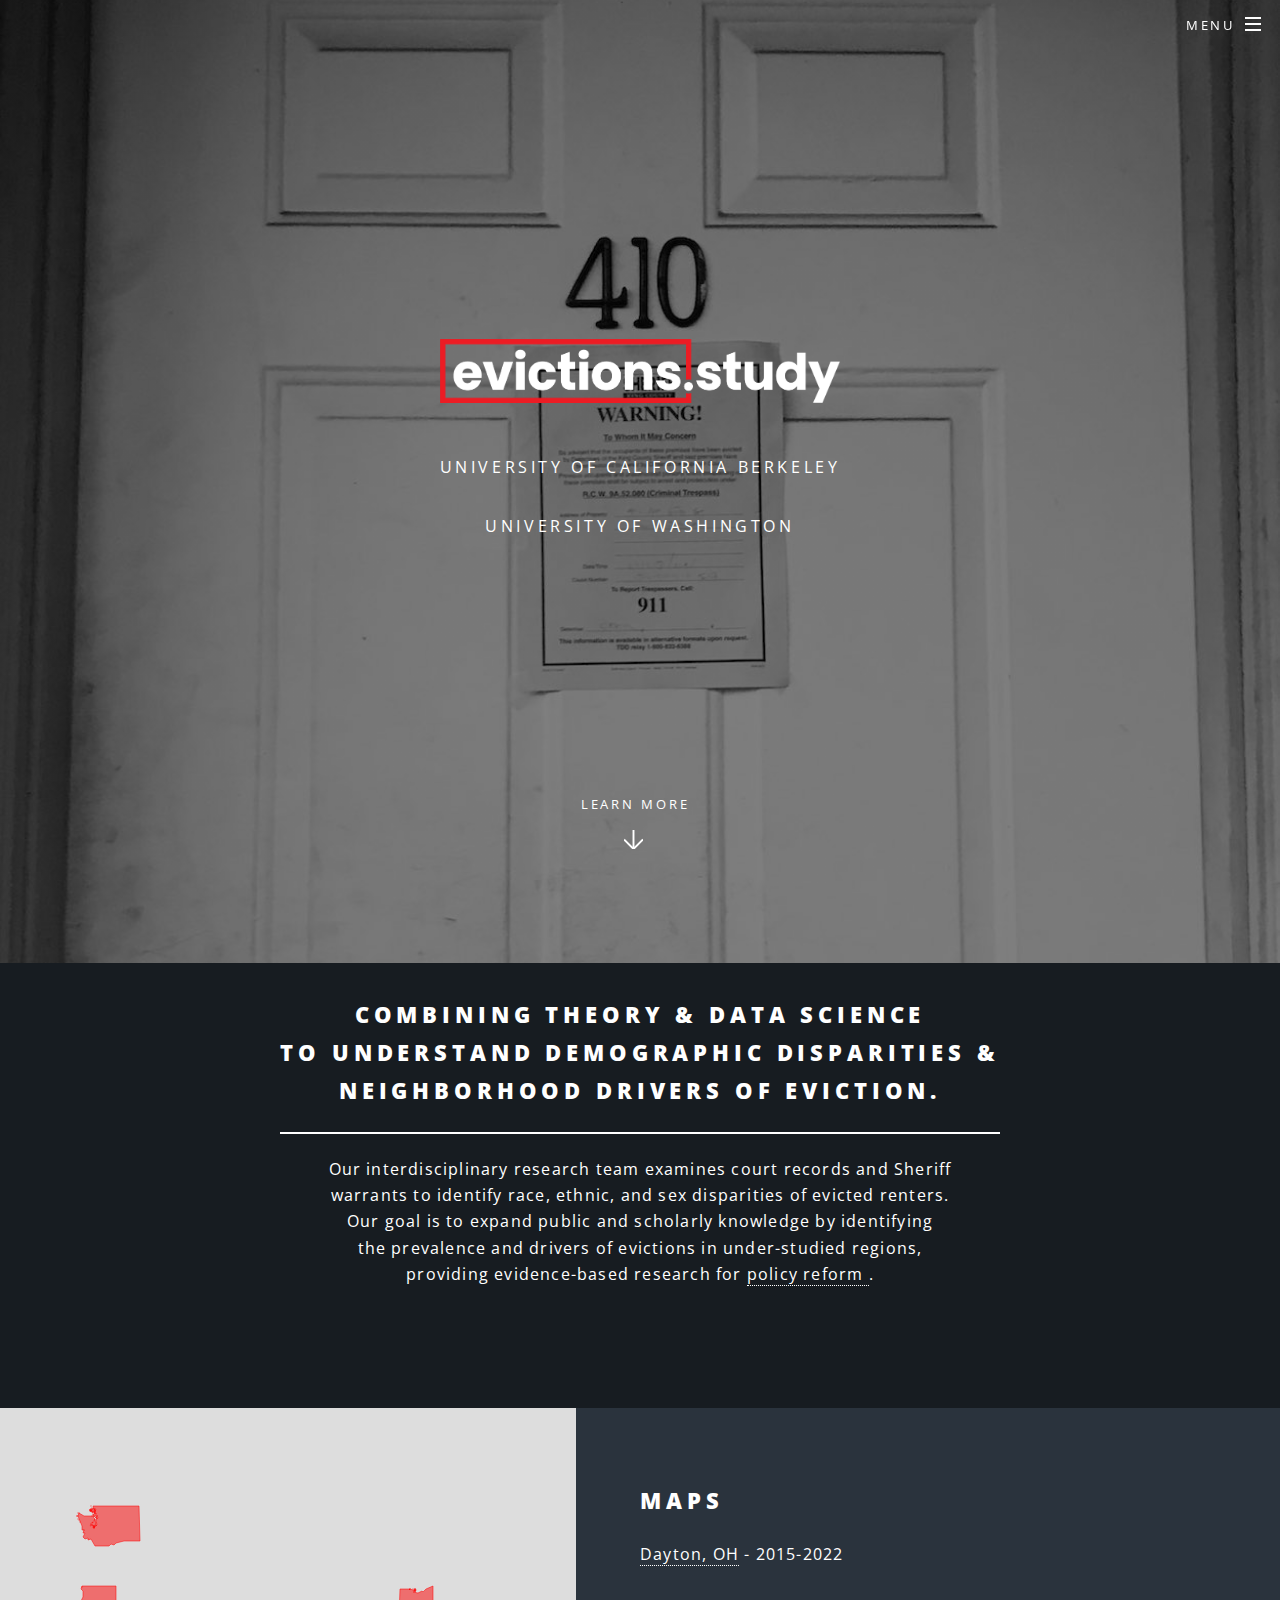
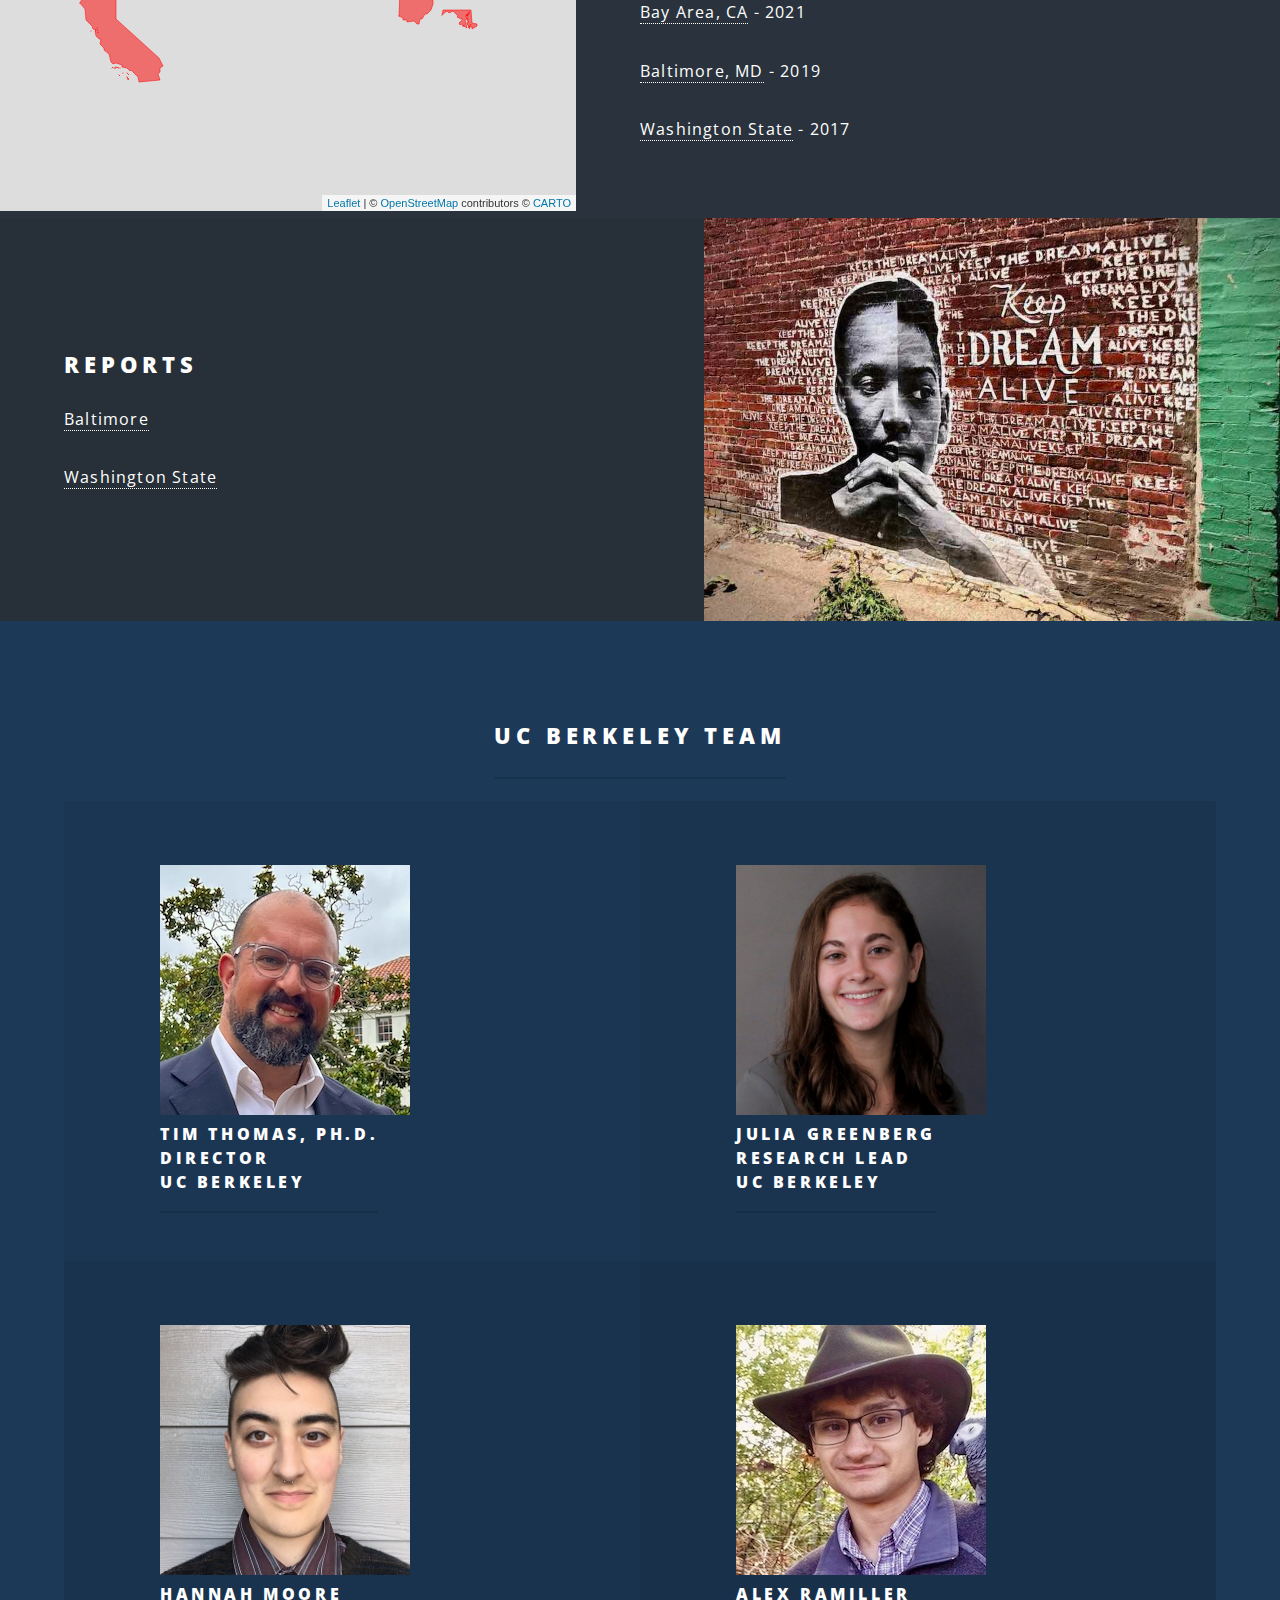
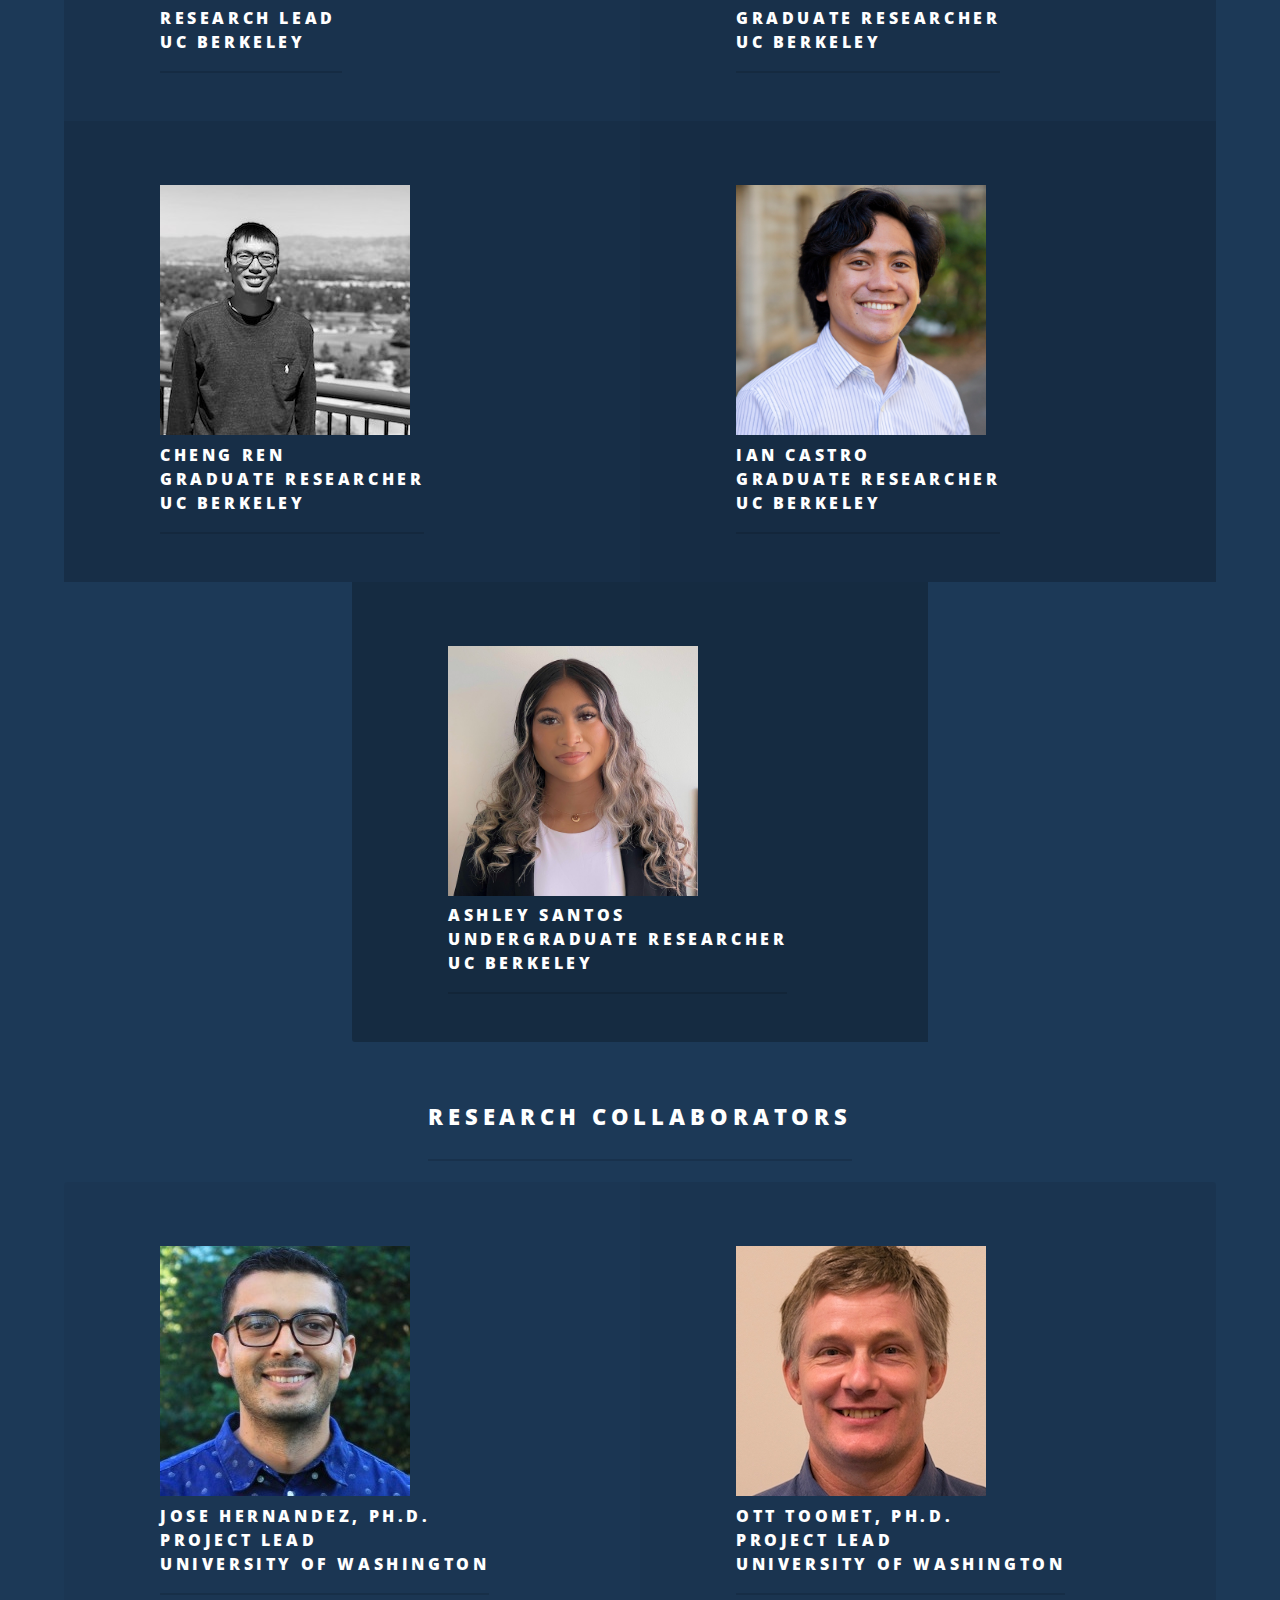
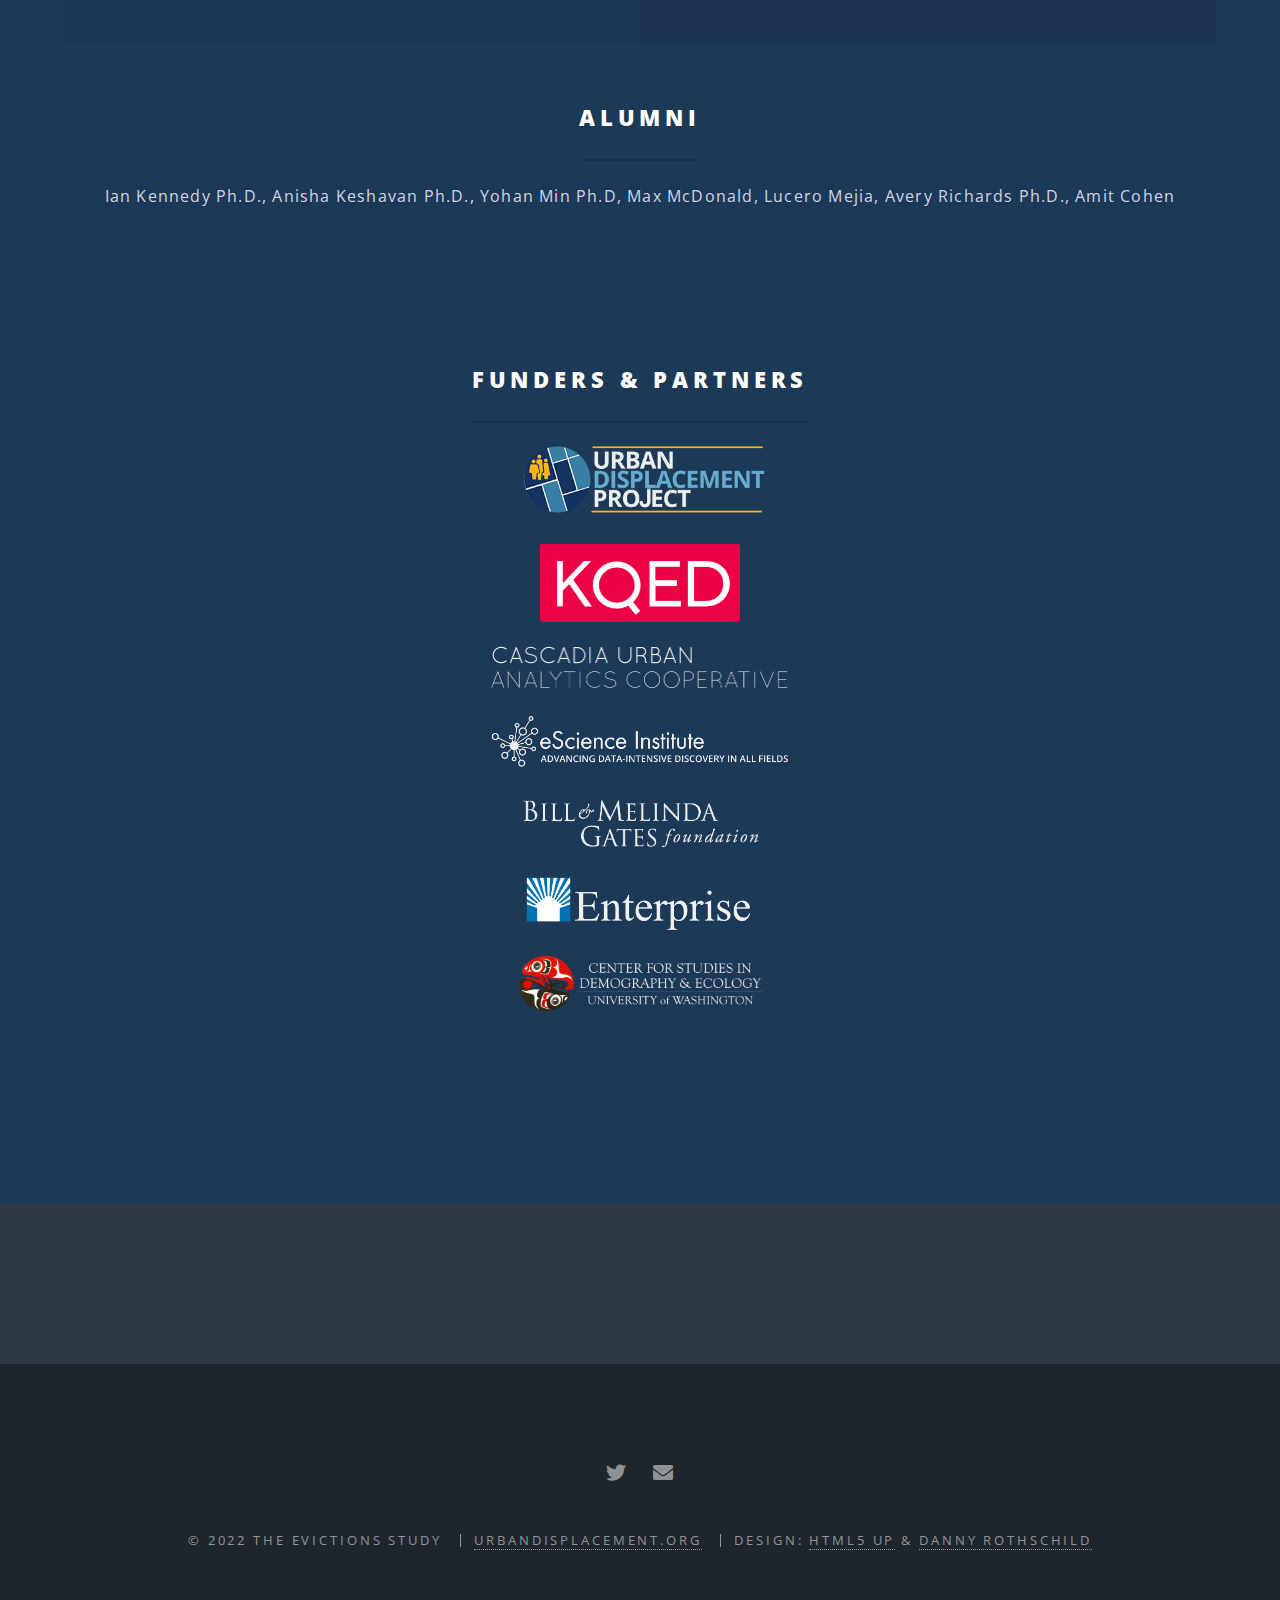
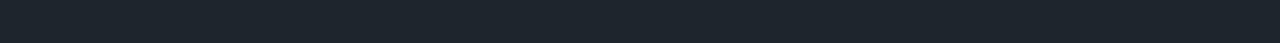
<file: index.html>
<!DOCTYPE HTML>
<!--
	Spectral by HTML5 UP
	html5up.net | @ajlkn
	Free for personal and commercial use under the CCA 3.0 license (html5up.net/license)
-->
<html>
	<head>
		<!-- Global site tag (gtag.js) - Google Analytics -->
		<script async src="https://www.googletagmanager.com/gtag/js?id=UA-20475140-2"></script>
		<script>
		  window.dataLayer = window.dataLayer || [];
		  function gtag(){dataLayer.push(arguments);}
		  gtag('js', new Date());

		  gtag('config', 'UA-20475140-2');
		</script>
		<title>The Evictions Study</title>
		<meta charset="utf-8" />
		<meta name="viewport" content="width=device-width, initial-scale=1, user-scalable=no" />
		<link rel="stylesheet" href="assets/css/main.css" />
		<noscript><link rel="stylesheet" href="assets/css/noscript.css" /></noscript>
	</head>
	<body class="landing is-preload">

		<!-- Page Wrapper -->
			<div id="page-wrapper">

				<!-- Header -->
					<header id="header" class="alt">
						<h1><img src="assets/EvictionsSutdy_Logos/png/whitered/whiteletterredbox.png" style="width: 250px;"></h1>
						<nav id="nav">
							<ul>
								<li class="special">
									<a href="#menu" class="menuToggle"><span>Menu</span></a>
									<div id="menu">
										<ul>
											<li><a href="index.html">Home</a></li>
											<li><a href="https://evictionresearch.net/washington/maps/summary.html">Maps</a></li>
											<li><a href="https://evictionresearch.net/washington/">WA Report</a></li>
											<li><a href="https://www.cascadia-data.org/news/2019/05/15/evictions-legislation.html" target="_blank">Policy Reforms</a></li>
											<li><a href="mailto:timthomas@berkeley.edu?Subject=Contact%20through%20Evictions%20Study%20website">Contact us</a></li>
											<!-- <li><a href="about.html">About</a></li> -->
										</ul>
									</div>
								</li>
							</ul>
						</nav>
					</header>

				<!-- Banner -->
					<section id="banner">
						<div class="inner">
							<h2><img src="assets/EvictionsSutdy_Logos/png/whitered/whiteletterredbox.png" style="width: 400px;"></h2>
							<p>University of California Berkeley<br />
							<p>University of Washington<br />
<!-- 							eScience Institute<br />
							crafted by <a href="http://html5up.net">HTML5 UP</a>. --></p>
<!-- 							<ul class="actions special">
								<li><a href="#" class="button primary">Activate</a></li>
							</ul> -->
						</div>
						<a href="#one" class="more scrolly">Learn More</a>
					</section>

				<!-- One -->
					<section id="one" class="wrapper style1 special">
						<div class="inner">
							<header class="major">
								<h2>Combining theory & data science<br />
								to understand demographic disparities &<br />neighborhood drivers of eviction.</h2>

								<p>Our interdisciplinary research team examines court records and Sheriff<br />
								warrants to identify race, ethnic, and sex disparities of evicted renters.<br />
								Our goal is to expand public and scholarly knowledge by identifying<br />
								the prevalence and drivers of evictions in under-studied regions,<br />
								providing evidence-based research for
								<a href="https://www.cascadia-data.org/news/2019/05/15/evictions-legislation.html">
								policy reform
							</a>.
							</p>
							</header>
<!-- 							<ul class="icons major">
								<li><span class="icon fa-gem major style1"><span class="label">Lorem</span></span></li>
								<li><span class="icon fa-heart major style2"><span class="label">Ipsum</span></span></li>
								<li><span class="icon solid fa-code major style3"><span class="label">Dolor</span></span></li>
							</ul> -->
						</div>
					</section>

				<!-- Two -->
					<section id="two" class="wrapper alt style2">
						<section class="spotlight">
							<div class="image">
								<iframe width="100%" height="403" src="maps/us_map.html" frameborder="0" scrolling="no" onload="resizeIframe(this)"></iframe>
								<!-- <img src="images/map.png" alt="" /> -->
							</div><div class="content">
								<h2>Maps</h2>
								<p><a href = https://evictionresearch.net/ohio/dayton.html target="_blank">Dayton, OH</a> - 2015-2022</p>
								<p><a href = https://evictionresearch.net/california/ target="_blank">Bay Area, CA</a> - 2021</p>
								<p><a href = https://evictionresearch.net/maryland/report/baltimore.html target="_blank">Baltimore, MD</a> - 2019</p>
								<p><a href=https://evictionresearch.net/washington/maps/summary.html target="_blank">Washington State</a> - 2017</p>
							</div>
						</section>
						<section class="spotlight">
							<div class="image"><img src="images/mlk.jpg" alt="" /></div><div class="content">
								<h2>Reports</h2>
								<p><a href="https://evictionresearch.net/maryland/report/baltimore.html" target="_blank">Baltimore</a></p>
								<p><a href="https://evictionresearch.net/washington/" target="_blank">Washington State</a></p>
							</div>						
						</section>						
<!-- 						<section class="spotlight">
							<div class="image"><img src="images/seattle.jpg" alt="" /></div><div class="content">
								<h2>Data</h2>
								<p> </p>
								<p>Coming 2022.</p>
							</div>
						</section>
 --><!-- 						<section class="spotlight">
							<div class="image"><img src="images/GovSigning.jpg" alt="" /></div><div class="content">
								<h2>News</h2>
								<p>The Evictions Study provides empirical evidence to help pass WA SB 5600 extending the pay or vacate period from 3 days to 14 days. <a href="https://www.cascadia-data.org/news/2019/05/15/evictions-legislation.html" target="_blank">Read about it here.</a></p>
							</div>
						</section>
 -->					</section>

				<!-- Three -->
					<section id="three" class="wrapper style3 special">
						<div class="inner">

							<header class="major">
								<h2>UC Berkeley Team</h2>
							<!-- </div> -->
							<ul class="features">
								<li class="aligncenter"><img src="images/photos/tim.jpg" width = "250"/>
									<h4>Tim Thomas, Ph.D.<br \>
										Director<br \>
										UC Berkeley
									</h4>
									<!-- <p>Augue consectetur sed interdum imperdiet et ipsum. Mauris lorem tincidunt nullam amet leo Aenean ligula consequat consequat.</p> -->
								</li>
								
								<li class="aligncenter"><img src="images/photos/julia.jpeg" width = "250"/>
									<h4>Julia Greenberg<br \>
										Research Lead<br \>
										UC Berkeley
									</h4>
									<!-- <p>Augue consectetur sed interdum imperdiet et ipsum. Mauris lorem tincidunt nullam amet leo Aenean ligula consequat consequat.</p> -->
								</li>
								<li class="aligncenter"><img src="images/photos/hannah.jpeg" width = "250"/>
									<h4>Hannah Moore<br \>
										Research Lead<br \>
										UC Berkeley
									</h4>
									<!-- <p>Augue consectetur sed interdum imperdiet et ipsum. Mauris lorem tincidunt nullam amet leo Aenean ligula consequat consequat.</p> -->
								</li>

								<li class="aligncenter"><img src="images/photos/alex.jpg" width = "250"/>
									<h4>Alex Ramiller<br \>
										Graduate Researcher<br \>
										UC Berkeley
									</h4>
									<!-- <p>Augue consectetur sed interdum imperdiet et ipsum. Mauris lorem tincidunt nullam amet leo Aenean ligula consequat consequat.</p> -->
								</li>
								<li class="aligncenter"><img src="images/photos/cheng_ren.jpg" width = "250"/>
									<h4>Cheng Ren<br \>
										Graduate Researcher<br \>
										UC Berkeley
									</h4>
									<!-- <p>Augue consectetur sed interdum imperdiet et ipsum. Mauris lorem tincidunt nullam amet leo Aenean ligula consequat consequat.</p> -->
								</li>

								<!-- <li class="aligncenter"><img src="images/photos/avery.png" width = "250"/>
									<h4>Avery Richards<br \>
										Graduate Researcher<br \>
										UC Berkeley
									</h4> -->
									<!-- <p>Augue consectetur sed interdum imperdiet et ipsum. Mauris lorem tincidunt nullam amet leo Aenean ligula consequat consequat.</p> -->
								<!-- </li> -->

								<li class="aligncenter"><img src="images/photos/iancastro.jpg" width = "250"/>
									<h4>Ian Castro<br \>
										Graduate Researcher<br \>
										UC Berkeley
									</h4>
									<!-- <p>Augue consectetur sed interdum imperdiet et ipsum. Mauris lorem tincidunt nullam amet leo Aenean ligula consequat consequat.</p> -->
								</li>
								<li class="aligncenter"><img src="images/photos/ashley.jpg" width = "250"/>
									<h4>Ashley Santos<br \>
										Undergraduate Researcher<br \>
										UC Berkeley
									</h4>
									<!-- <p>Augue consectetur sed interdum imperdiet et ipsum. Mauris lorem tincidunt nullam amet leo Aenean ligula consequat consequat.</p> -->
								</li>

								<!-- <li class="aligncenter"><img src="images/photos/amit.jpg" width = "250"/>
									<h4>Amit Cohen<br \>
										Undergraduate Researcher<br \>
										UC Berkeley
									</h4>
									<!-- <p>Augue consectetur sed interdum imperdiet et ipsum. Mauris lorem tincidunt nullam amet leo Aenean ligula consequat consequat.</p> </li> -->
								<br \>
					</ul>
				</header>
						<header class="major">
							<h2>Research Collaborators</h2>
							<ul class="features">
							<li class="aligncenter"><img src="images/photos/jose.jpg" width = "250"/>
									<h4>Jose Hernandez, Ph.D.<br \>
										Project Lead<br \>
										University of Washington
									</h4>
									<!-- <p>Augue consectetur sed interdum imperdiet et ipsum. Mauris lorem tincidunt nullam amet leo Aenean ligula consequat consequat.</p> -->
								</li>

								<li class="aligncenter"><img src="images/photos/ott.jpg" width = "250"/>
									<h4>Ott Toomet, Ph.D.<br \>
										Project Lead<br \>
										University of Washington
									</h4>
									<!-- <p>Augue consectetur sed interdum imperdiet et ipsum. Mauris lorem tincidunt nullam amet leo Aenean ligula consequat consequat.</p> -->
								</li>
							</ul>
						</header>

						<header class="major">
							<h2>Alumni</h2>
							<p>Ian Kennedy Ph.D., Anisha Keshavan Ph.D., Yohan Min Ph.D, Max McDonald, Lucero Mejia, Avery Richards Ph.D., Amit Cohen</p>

							</ul>
						</header>

					<section id="three" class="wrapper style3 special">
						<div class="inner">
							<header class="major">
								<h2>Funders & Partners</h2>
								<ul class="actions stacked">
									<!-- <li><a href="https://communityinnovation.berkeley.edu" class="image" target="_blank"><img src="images/logos/CCIlogo.png" alt="" width = "230"/></a></li> -->									
									<li><a href="https://www.urbandisplacement.org" class="image" target="_blank"><img src="images/logos/UDPLogo.png" alt="" width = "250"/></a></li>									
									<li><a href="https://www.kqed.org" class="image" target="_blank"><img src="images/logos/kqed.png" alt="" width = "200"/></a></li>									
									<li><a href="https://www.cascadia-data.org" class="image" target="_blank"><img src="images/logos/cuac.png" alt="" width = "300"></a></li>

									<li><a href="https://escience.washington.edu" class="image" target="_blank"><img src="images/logos/escience.png" alt="" width = "300"/></a></li>								
									<li><a href="https://www.gatesfoundation.org" class="image" target="_blank"><img src="images/logos/bmg.png" alt="" width = "250"/></a></li>								
									<li><a href="https://www.enterprisecommunity.org" class="image" target="_blank"><img src="images/logos/enterprise.png" alt="" width = "230"/></a></li>							
									<li><a href="https://csde.washington.edu" class="image" target="_blank"><img src="images/logos/csde.png" alt="" width = "250"/></a></li>									
								</ul>
							</header>
							</ul>
						</div>
					</section>
				</div>
			</section>

				<!-- CTA - bridge -->
					<section id="cta" class="wrapper style4">
					</section>

				<!-- Footer -->
					<footer id="footer">
						<ul class="icons">
							<li><a href="https://twitter.com/evictionsstudy" class="icon brands fa-twitter" target="_blank"><span class="label">Twitter</span></a></li>
							<li><a href="mailto:timthomas@berkeley.edu?Subject=Contact%20through%20website" class="icon solid fa-envelope" target="_blank"><span class="label">Email</span></a></li>
						</ul>
						<div>
						<ul class="copyright">
							<li>&copy; 2022 the evictions study</li>
							<li><a href="https://urbandisplacement.org" target="_blank">urbandisplacement.org</a></li>
							<li>Design: <a href="http://html5up.net" target="_blank">HTML5 UP</a> & <a href="https://www.dannyrothschild.com" target="_blank">Danny Rothschild</a></li>							

						</ul>
					</footer>

			</div>

		<!-- Scripts -->
			<script src="assets/js/jquery.min.js"></script>
			<script src="assets/js/jquery.scrollex.min.js"></script>
			<script src="assets/js/jquery.scrolly.min.js"></script>
			<script src="assets/js/browser.min.js"></script>
			<script src="assets/js/breakpoints.min.js"></script>
			<script src="assets/js/util.js"></script>
			<script src="assets/js/main.js"></script>

	</body>
</html>
</file>
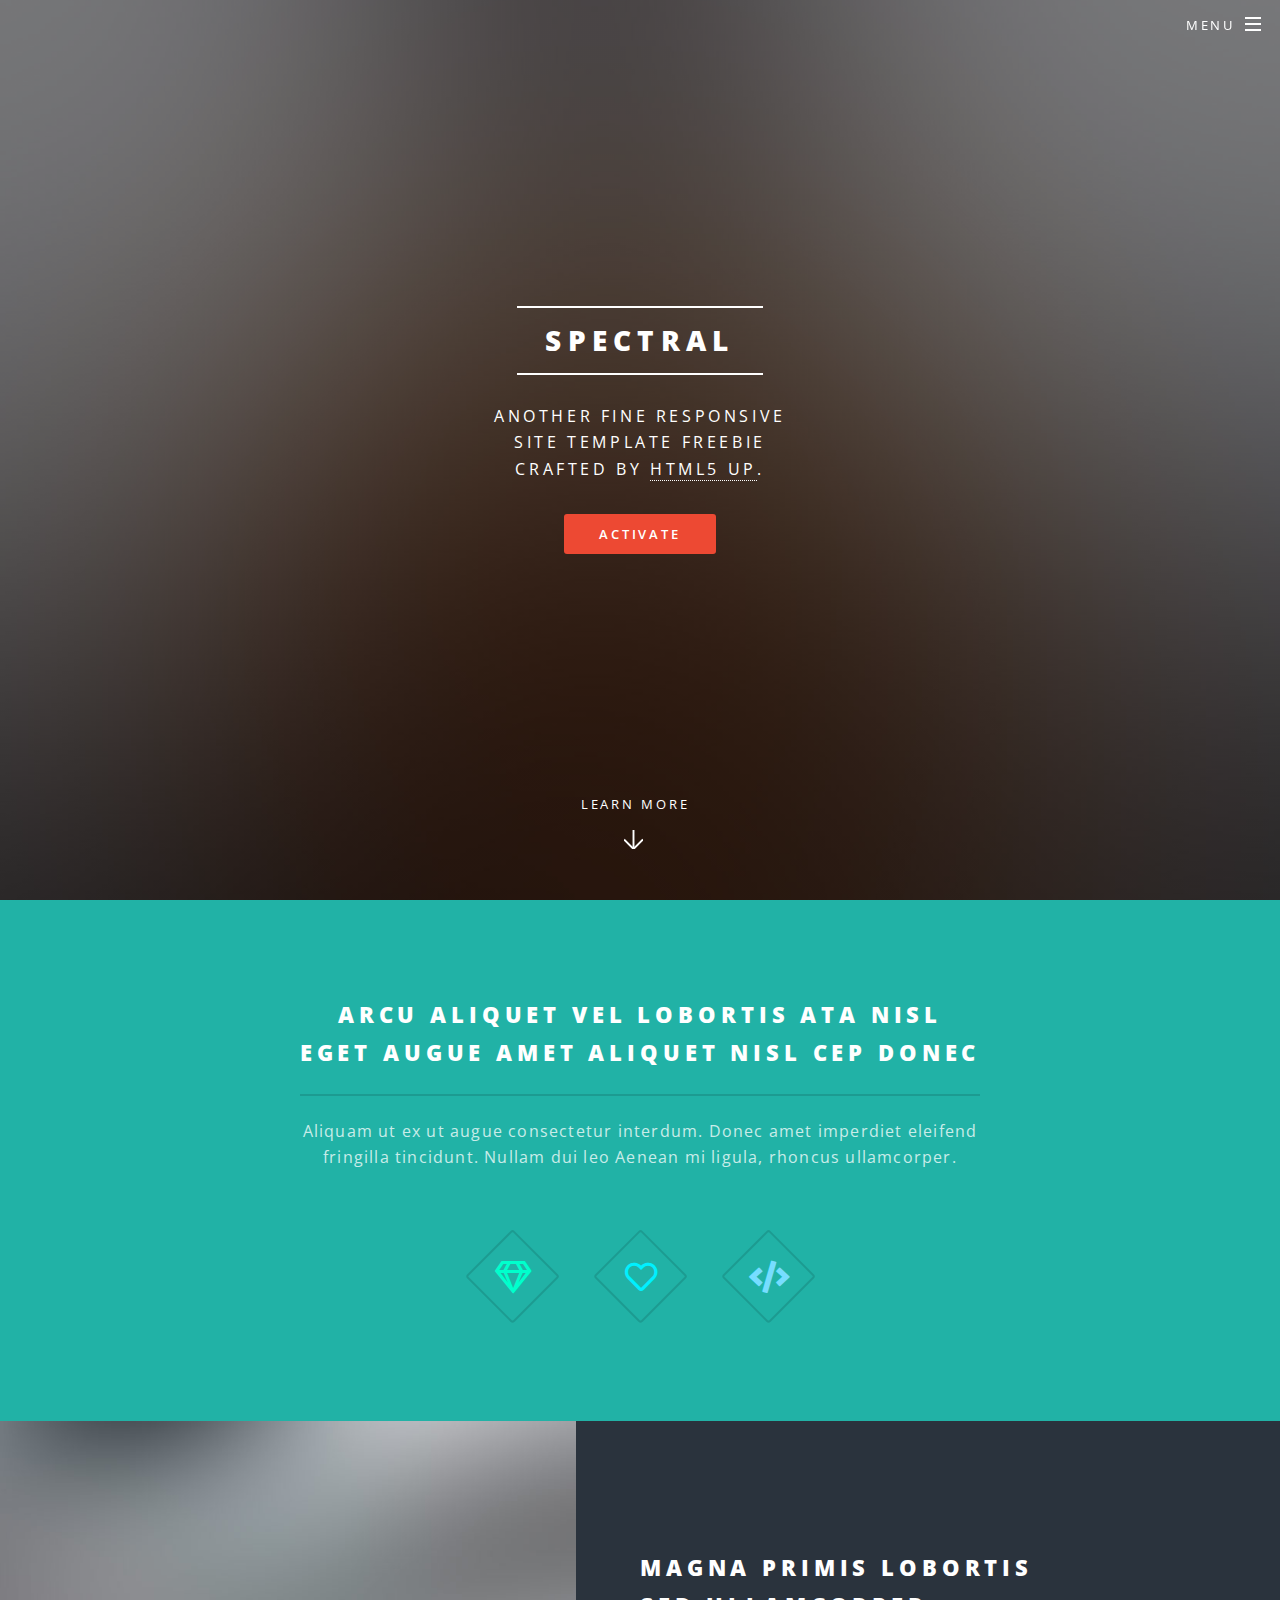
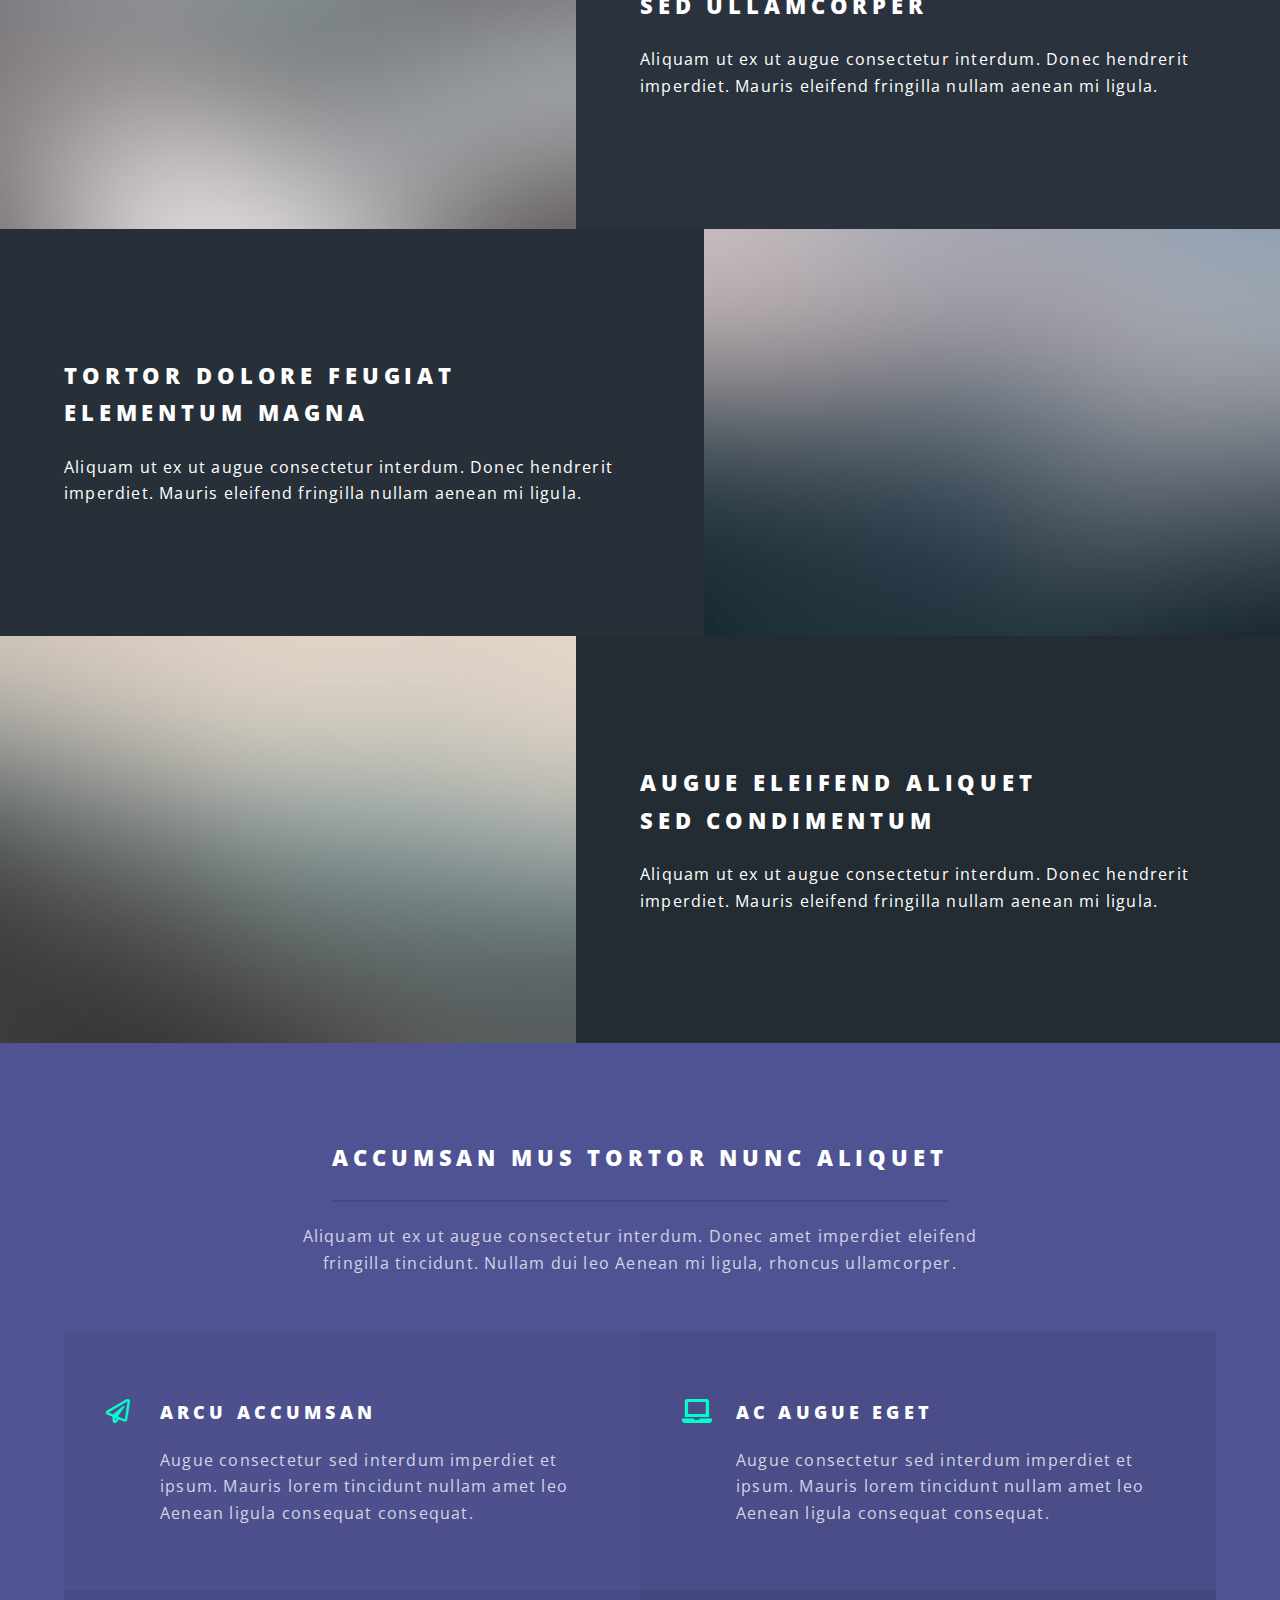
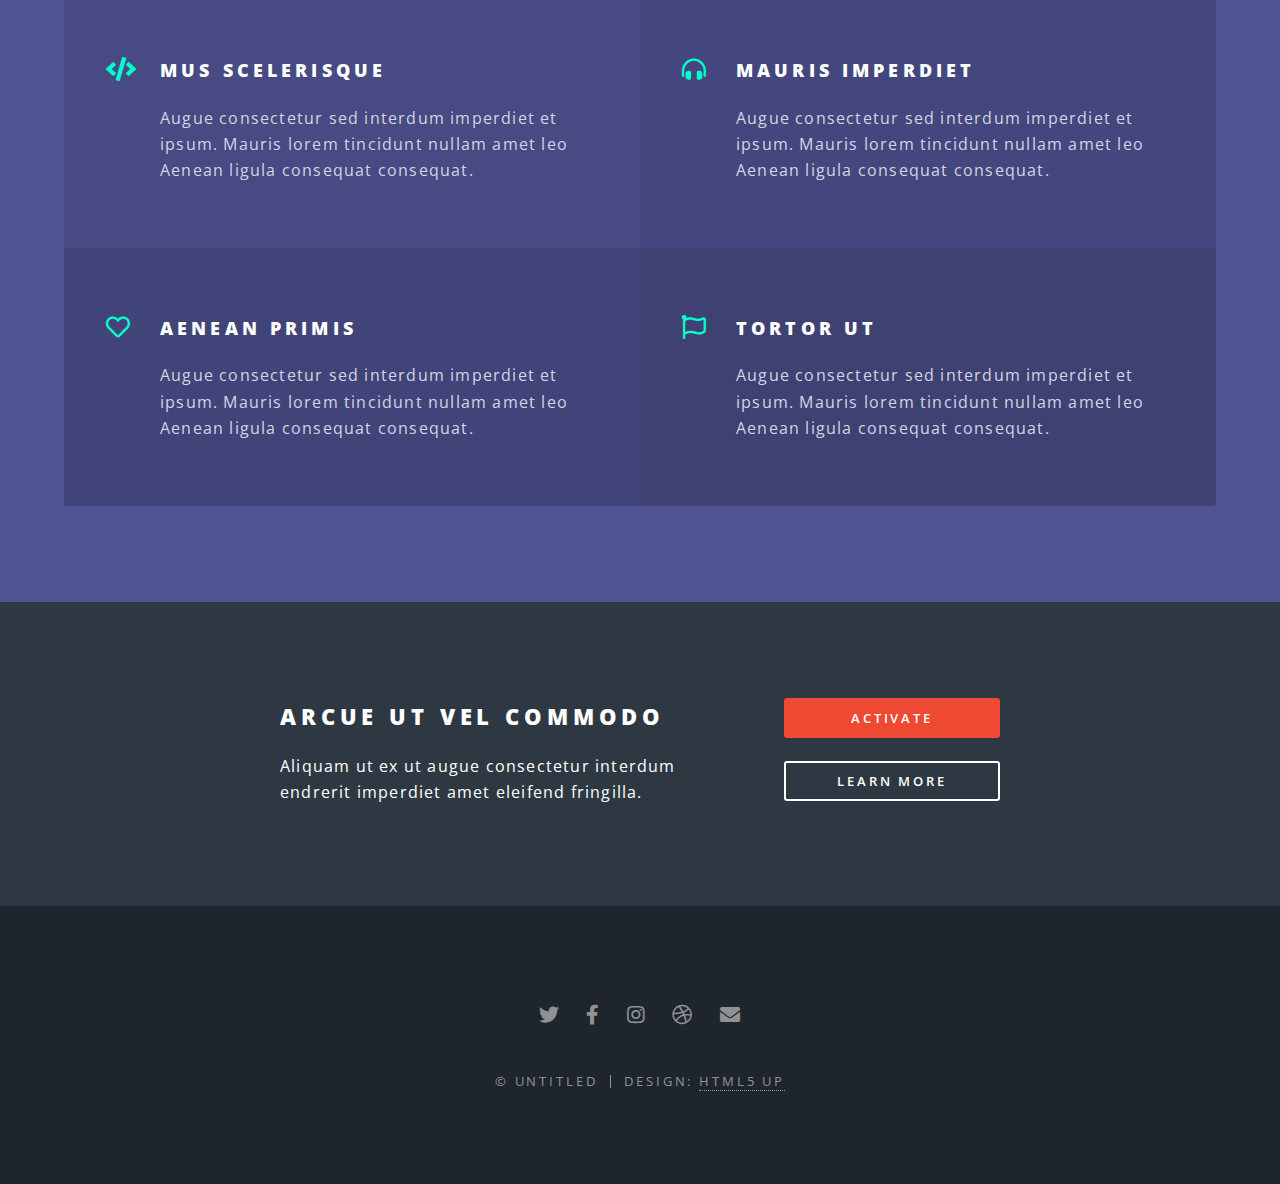
<file: html5up-spectral/index.html>
<!DOCTYPE HTML>
<!--
	Spectral by HTML5 UP
	html5up.net | @ajlkn
	Free for personal and commercial use under the CCA 3.0 license (html5up.net/license)
-->
<html>
	<head>
		<title>Spectral by HTML5 UP</title>
		<meta charset="utf-8" />
		<meta name="viewport" content="width=device-width, initial-scale=1, user-scalable=no" />
		<link rel="stylesheet" href="assets/css/main.css" />
		<noscript><link rel="stylesheet" href="assets/css/noscript.css" /></noscript>
	</head>
	<body class="landing is-preload">

		<!-- Page Wrapper -->
			<div id="page-wrapper">

				<!-- Header -->
					<header id="header" class="alt">
						<h1><a href="index.html">Spectral</a></h1>
						<nav id="nav">
							<ul>
								<li class="special">
									<a href="#menu" class="menuToggle"><span>Menu</span></a>
									<div id="menu">
										<ul>
											<li><a href="index.html">Home</a></li>
											<li><a href="generic.html">Generic</a></li>
											<li><a href="elements.html">Elements</a></li>
											<li><a href="#">Sign Up</a></li>
											<li><a href="#">Log In</a></li>
										</ul>
									</div>
								</li>
							</ul>
						</nav>
					</header>

				<!-- Banner -->
					<section id="banner">
						<div class="inner">
							<h2>Spectral</h2>
							<p>Another fine responsive<br />
							site template freebie<br />
							crafted by <a href="http://html5up.net">HTML5 UP</a>.</p>
							<ul class="actions special">
								<li><a href="#" class="button primary">Activate</a></li>
							</ul>
						</div>
						<a href="#one" class="more scrolly">Learn More</a>
					</section>

				<!-- One -->
					<section id="one" class="wrapper style1 special">
						<div class="inner">
							<header class="major">
								<h2>Arcu aliquet vel lobortis ata nisl<br />
								eget augue amet aliquet nisl cep donec</h2>
								<p>Aliquam ut ex ut augue consectetur interdum. Donec amet imperdiet eleifend<br />
								fringilla tincidunt. Nullam dui leo Aenean mi ligula, rhoncus ullamcorper.</p>
							</header>
							<ul class="icons major">
								<li><span class="icon fa-gem major style1"><span class="label">Lorem</span></span></li>
								<li><span class="icon fa-heart major style2"><span class="label">Ipsum</span></span></li>
								<li><span class="icon solid fa-code major style3"><span class="label">Dolor</span></span></li>
							</ul>
						</div>
					</section>

				<!-- Two -->
					<section id="two" class="wrapper alt style2">
						<section class="spotlight">
							<div class="image"><img src="images/pic01.jpg" alt="" /></div><div class="content">
								<h2>Magna primis lobortis<br />
								sed ullamcorper</h2>
								<p>Aliquam ut ex ut augue consectetur interdum. Donec hendrerit imperdiet. Mauris eleifend fringilla nullam aenean mi ligula.</p>
							</div>
						</section>
						<section class="spotlight">
							<div class="image"><img src="images/pic02.jpg" alt="" /></div><div class="content">
								<h2>Tortor dolore feugiat<br />
								elementum magna</h2>
								<p>Aliquam ut ex ut augue consectetur interdum. Donec hendrerit imperdiet. Mauris eleifend fringilla nullam aenean mi ligula.</p>
							</div>
						</section>
						<section class="spotlight">
							<div class="image"><img src="images/pic03.jpg" alt="" /></div><div class="content">
								<h2>Augue eleifend aliquet<br />
								sed condimentum</h2>
								<p>Aliquam ut ex ut augue consectetur interdum. Donec hendrerit imperdiet. Mauris eleifend fringilla nullam aenean mi ligula.</p>
							</div>
						</section>
					</section>

				<!-- Three -->
					<section id="three" class="wrapper style3 special">
						<div class="inner">
							<header class="major">
								<h2>Accumsan mus tortor nunc aliquet</h2>
								<p>Aliquam ut ex ut augue consectetur interdum. Donec amet imperdiet eleifend<br />
								fringilla tincidunt. Nullam dui leo Aenean mi ligula, rhoncus ullamcorper.</p>
							</header>
							<ul class="features">
								<li class="icon fa-paper-plane">
									<h3>Arcu accumsan</h3>
									<p>Augue consectetur sed interdum imperdiet et ipsum. Mauris lorem tincidunt nullam amet leo Aenean ligula consequat consequat.</p>
								</li>
								<li class="icon solid fa-laptop">
									<h3>Ac Augue Eget</h3>
									<p>Augue consectetur sed interdum imperdiet et ipsum. Mauris lorem tincidunt nullam amet leo Aenean ligula consequat consequat.</p>
								</li>
								<li class="icon solid fa-code">
									<h3>Mus Scelerisque</h3>
									<p>Augue consectetur sed interdum imperdiet et ipsum. Mauris lorem tincidunt nullam amet leo Aenean ligula consequat consequat.</p>
								</li>
								<li class="icon solid fa-headphones-alt">
									<h3>Mauris Imperdiet</h3>
									<p>Augue consectetur sed interdum imperdiet et ipsum. Mauris lorem tincidunt nullam amet leo Aenean ligula consequat consequat.</p>
								</li>
								<li class="icon fa-heart">
									<h3>Aenean Primis</h3>
									<p>Augue consectetur sed interdum imperdiet et ipsum. Mauris lorem tincidunt nullam amet leo Aenean ligula consequat consequat.</p>
								</li>
								<li class="icon fa-flag">
									<h3>Tortor Ut</h3>
									<p>Augue consectetur sed interdum imperdiet et ipsum. Mauris lorem tincidunt nullam amet leo Aenean ligula consequat consequat.</p>
								</li>
							</ul>
						</div>
					</section>

				<!-- CTA -->
					<section id="cta" class="wrapper style4">
						<div class="inner">
							<header>
								<h2>Arcue ut vel commodo</h2>
								<p>Aliquam ut ex ut augue consectetur interdum endrerit imperdiet amet eleifend fringilla.</p>
							</header>
							<ul class="actions stacked">
								<li><a href="#" class="button fit primary">Activate</a></li>
								<li><a href="#" class="button fit">Learn More</a></li>
							</ul>
						</div>
					</section>

				<!-- Footer -->
					<footer id="footer">
						<ul class="icons">
							<li><a href="#" class="icon brands fa-twitter"><span class="label">Twitter</span></a></li>
							<li><a href="#" class="icon brands fa-facebook-f"><span class="label">Facebook</span></a></li>
							<li><a href="#" class="icon brands fa-instagram"><span class="label">Instagram</span></a></li>
							<li><a href="#" class="icon brands fa-dribbble"><span class="label">Dribbble</span></a></li>
							<li><a href="#" class="icon solid fa-envelope"><span class="label">Email</span></a></li>
						</ul>
						<ul class="copyright">
							<li>&copy; Untitled</li><li>Design: <a href="http://html5up.net">HTML5 UP</a></li>
						</ul>
					</footer>

			</div>

		<!-- Scripts -->
			<script src="assets/js/jquery.min.js"></script>
			<script src="assets/js/jquery.scrollex.min.js"></script>
			<script src="assets/js/jquery.scrolly.min.js"></script>
			<script src="assets/js/browser.min.js"></script>
			<script src="assets/js/breakpoints.min.js"></script>
			<script src="assets/js/util.js"></script>
			<script src="assets/js/main.js"></script>

	</body>
</html>
</file>
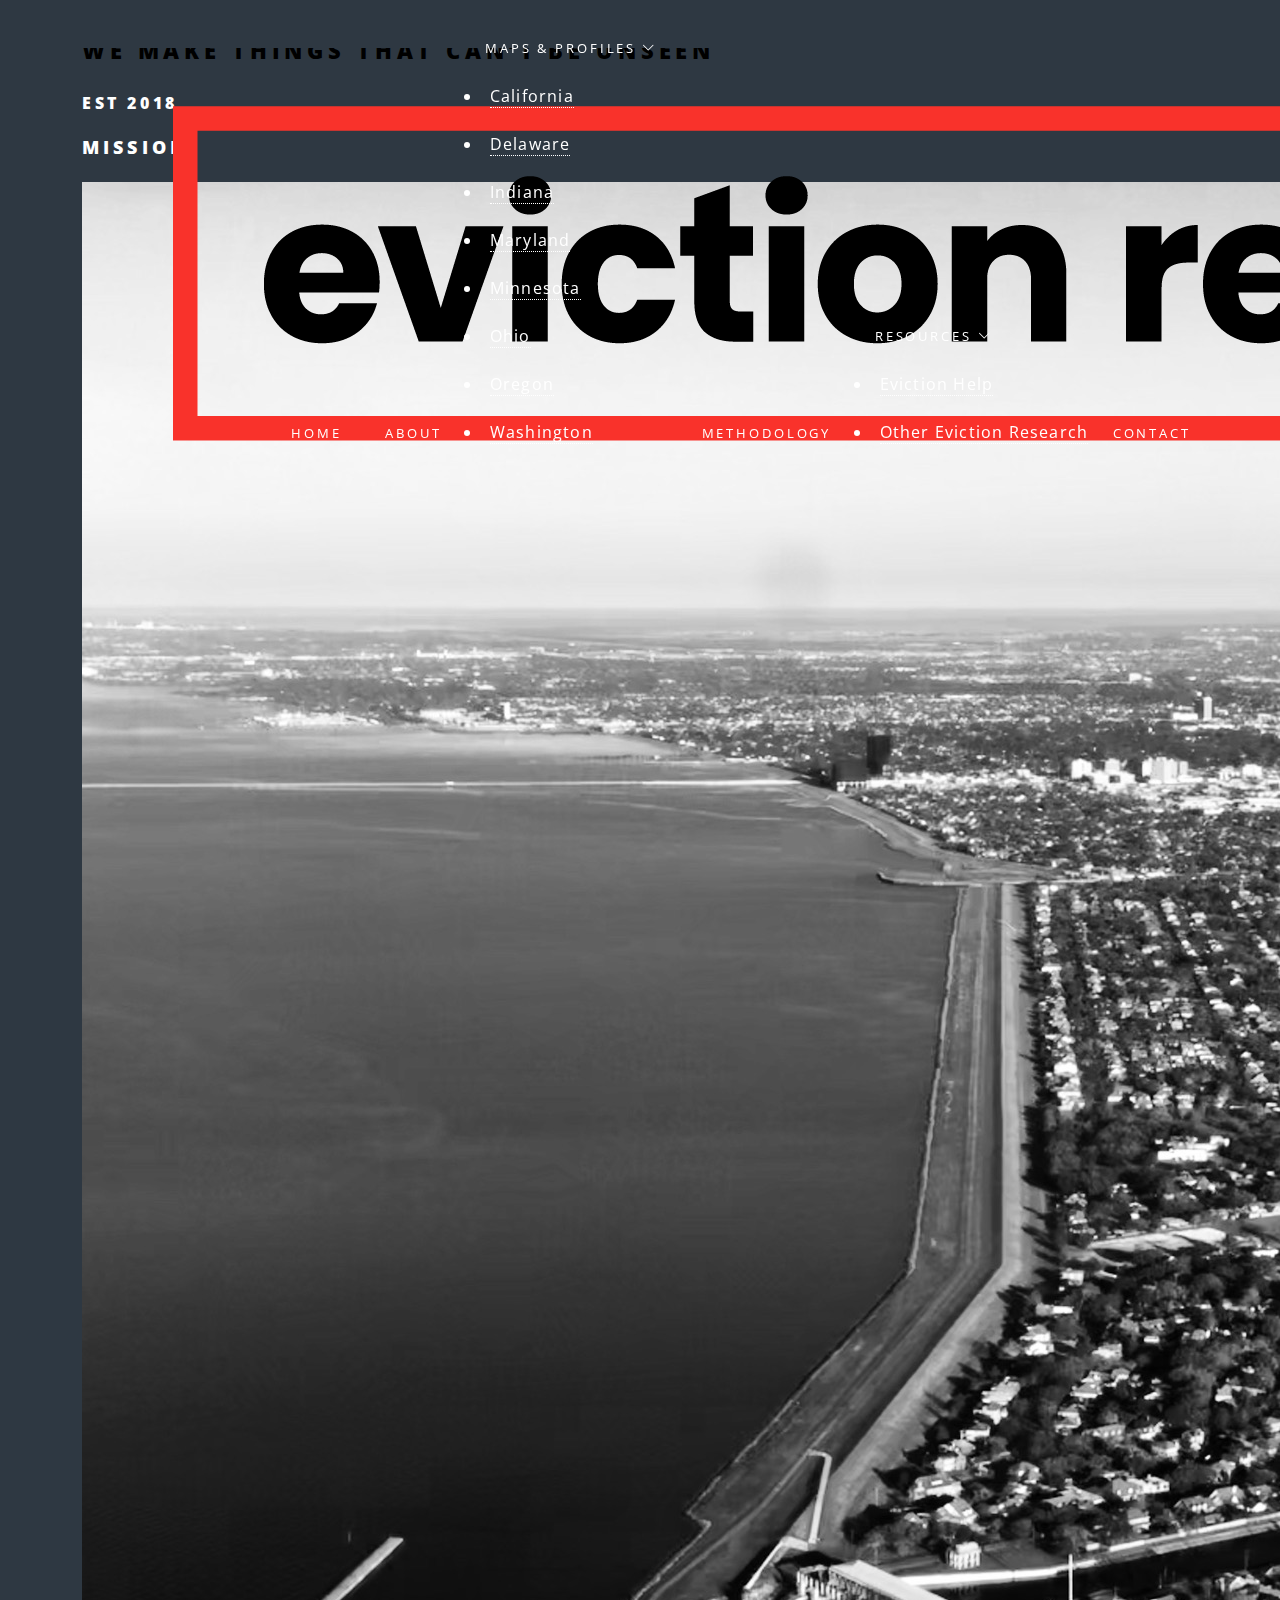
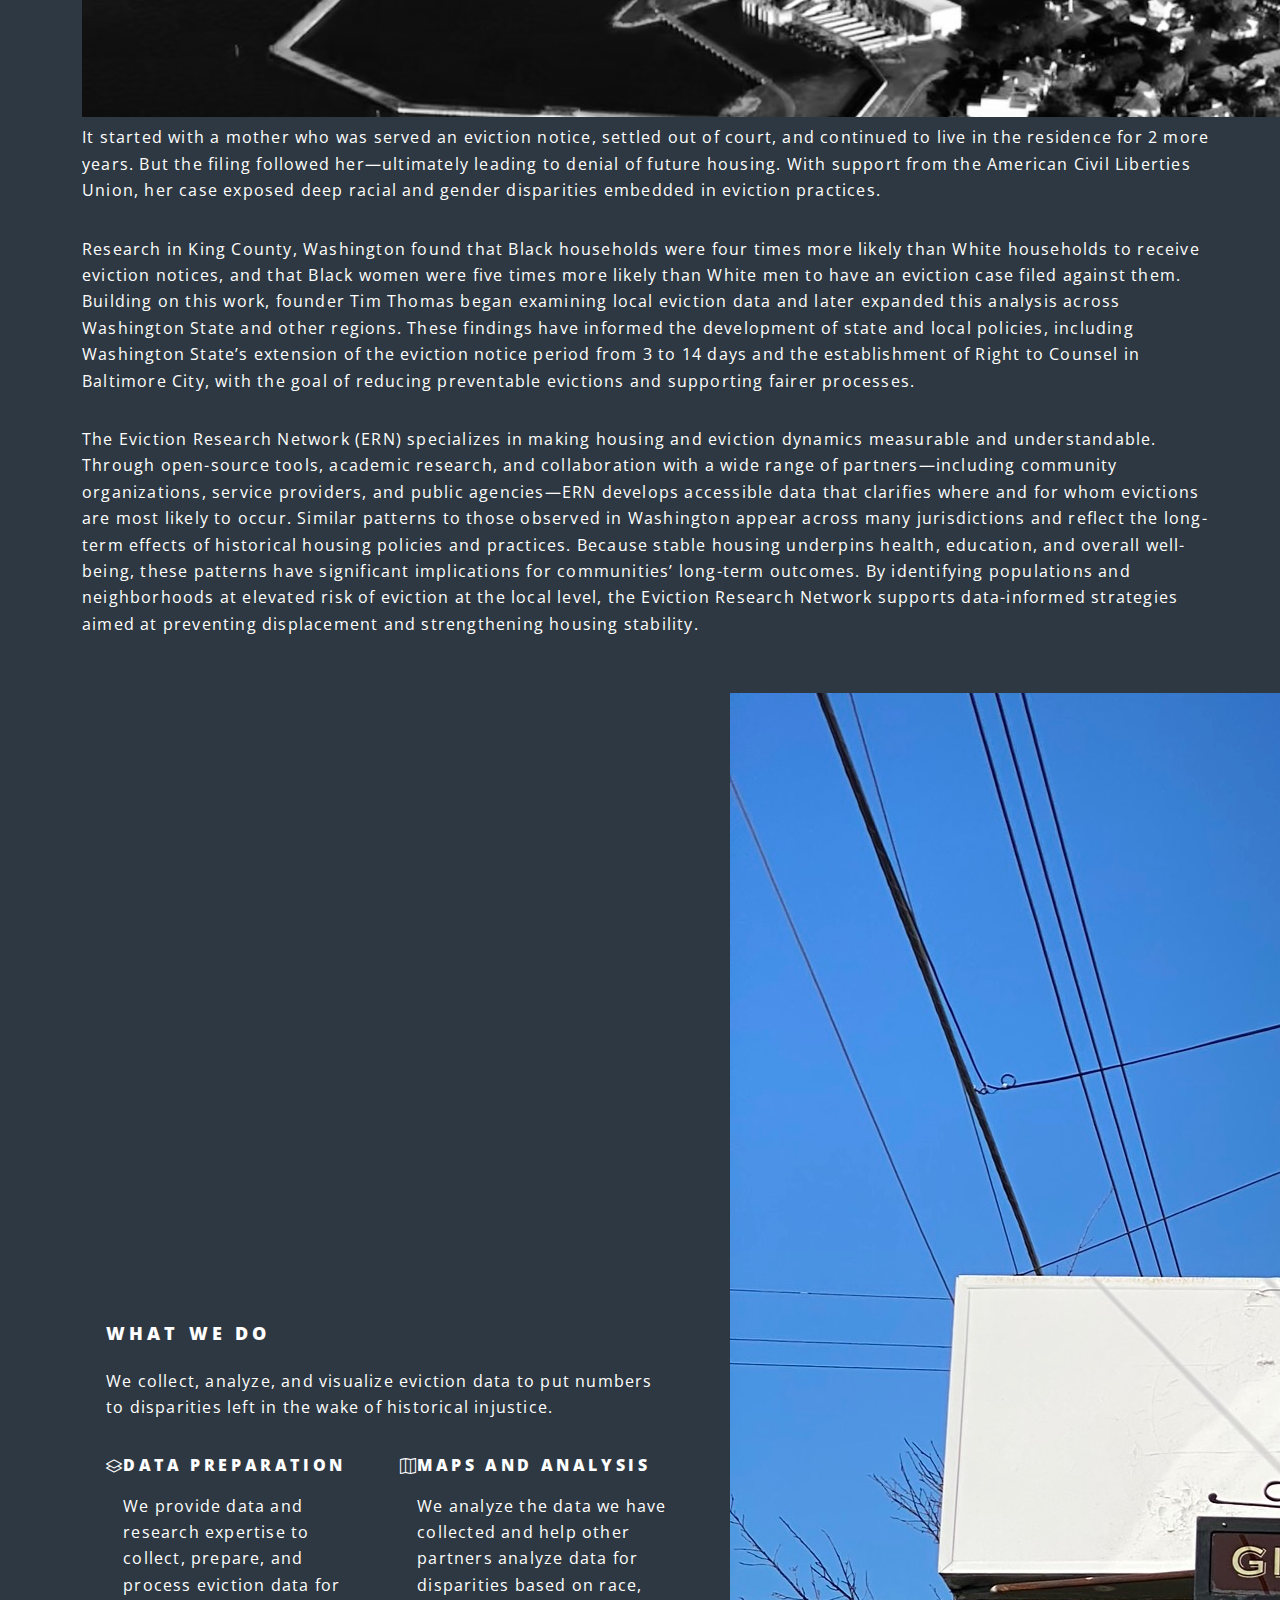
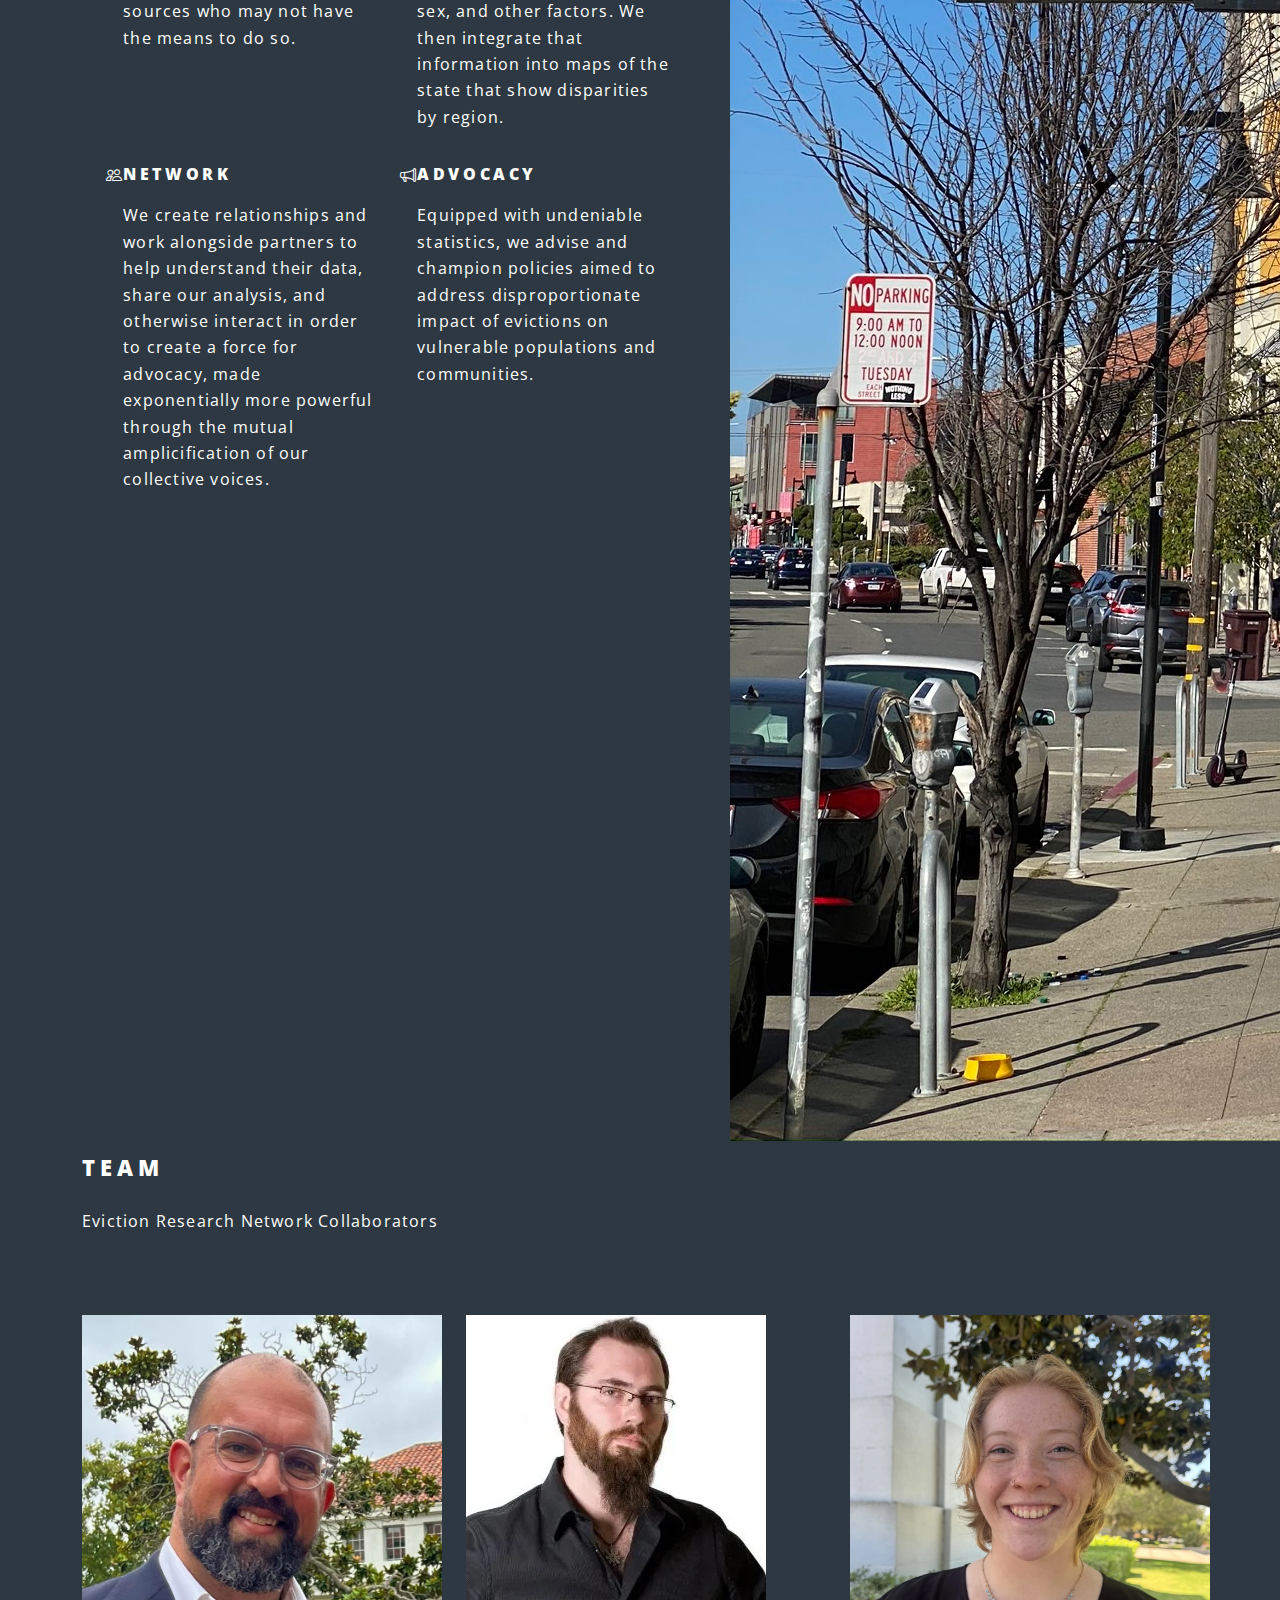
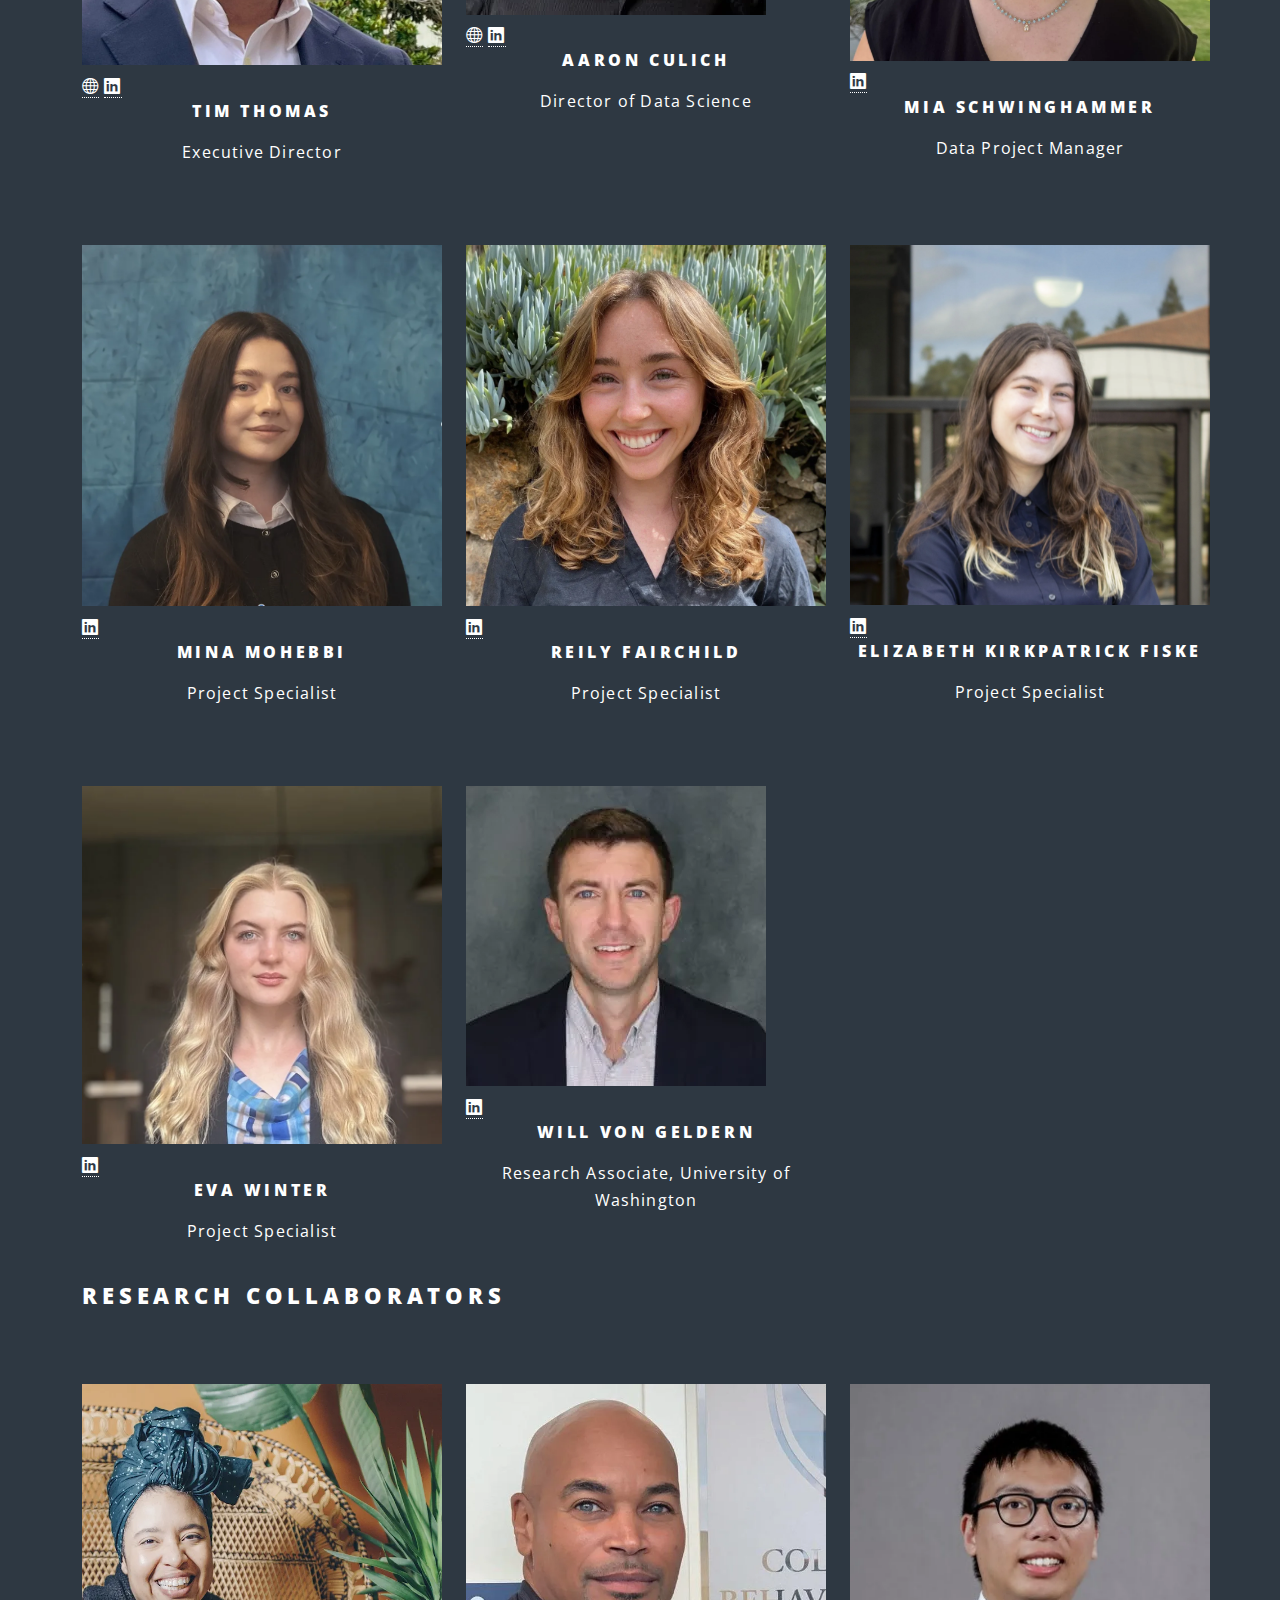
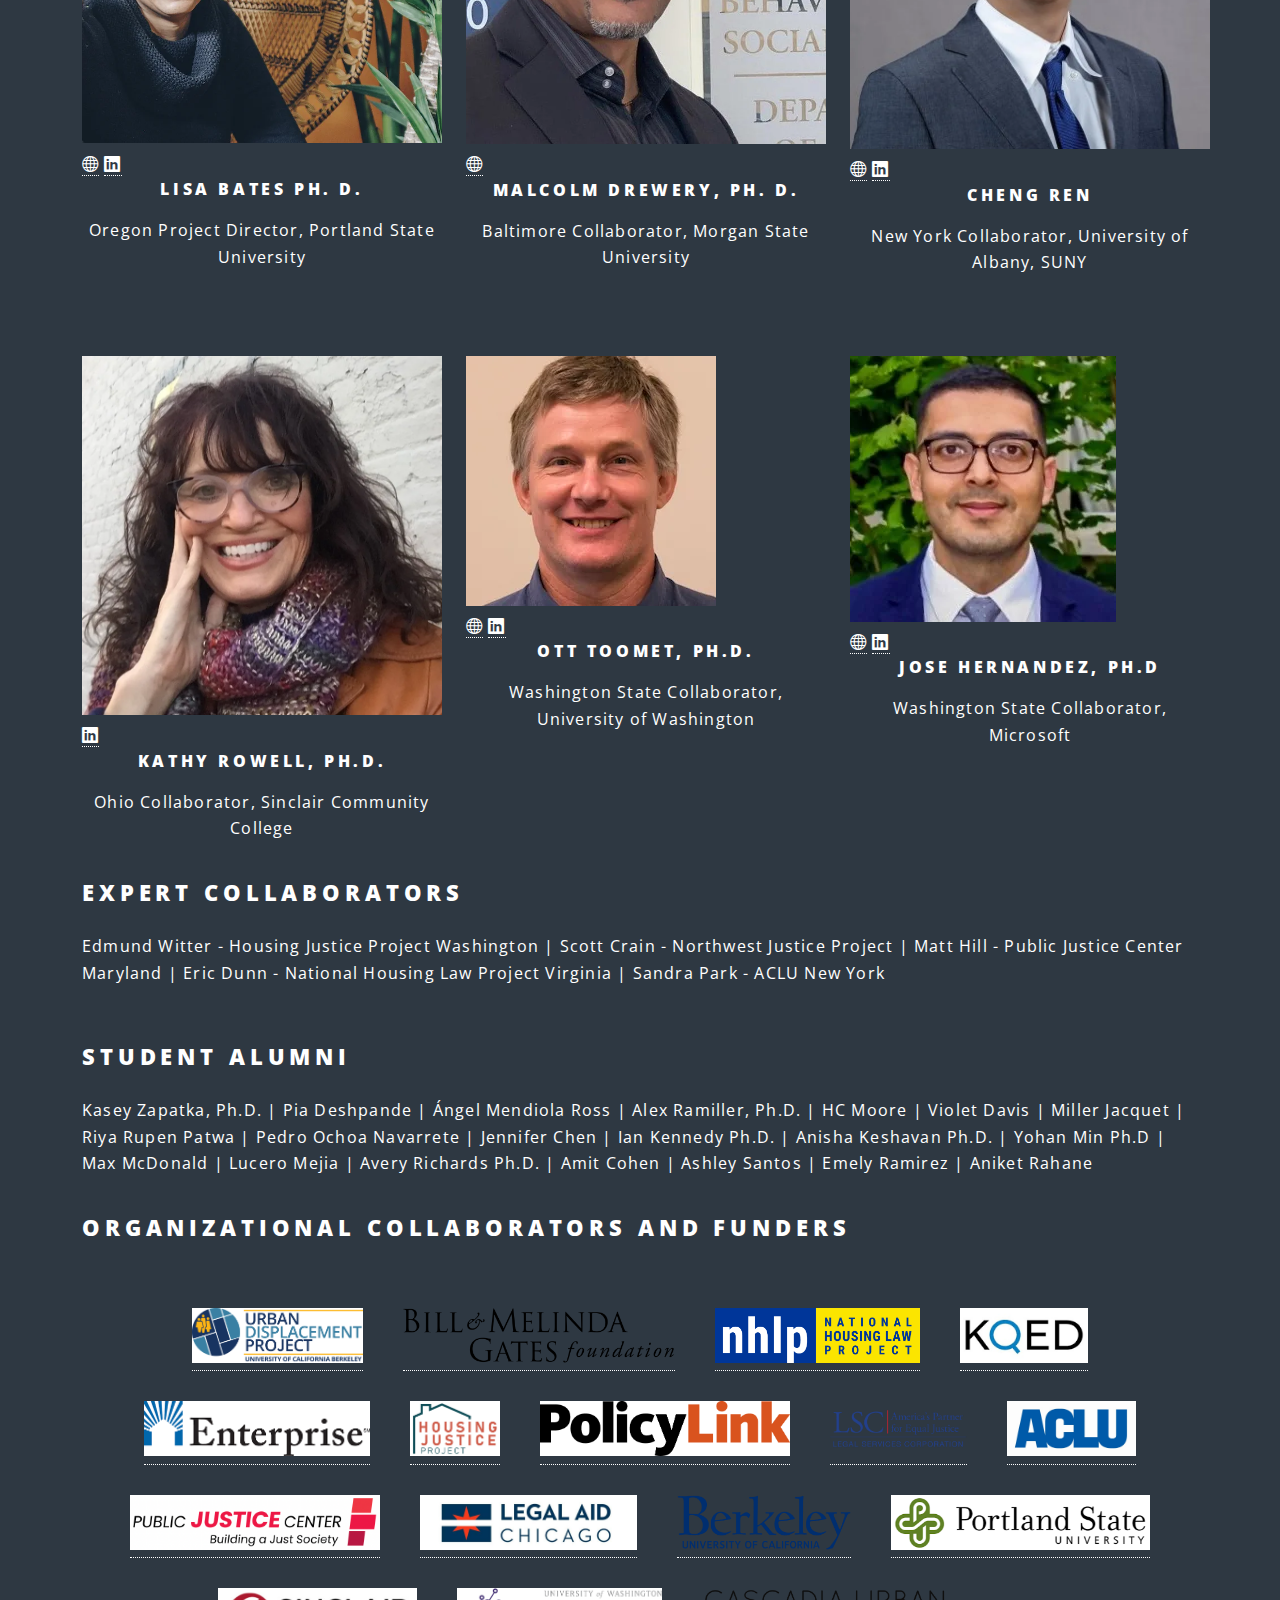
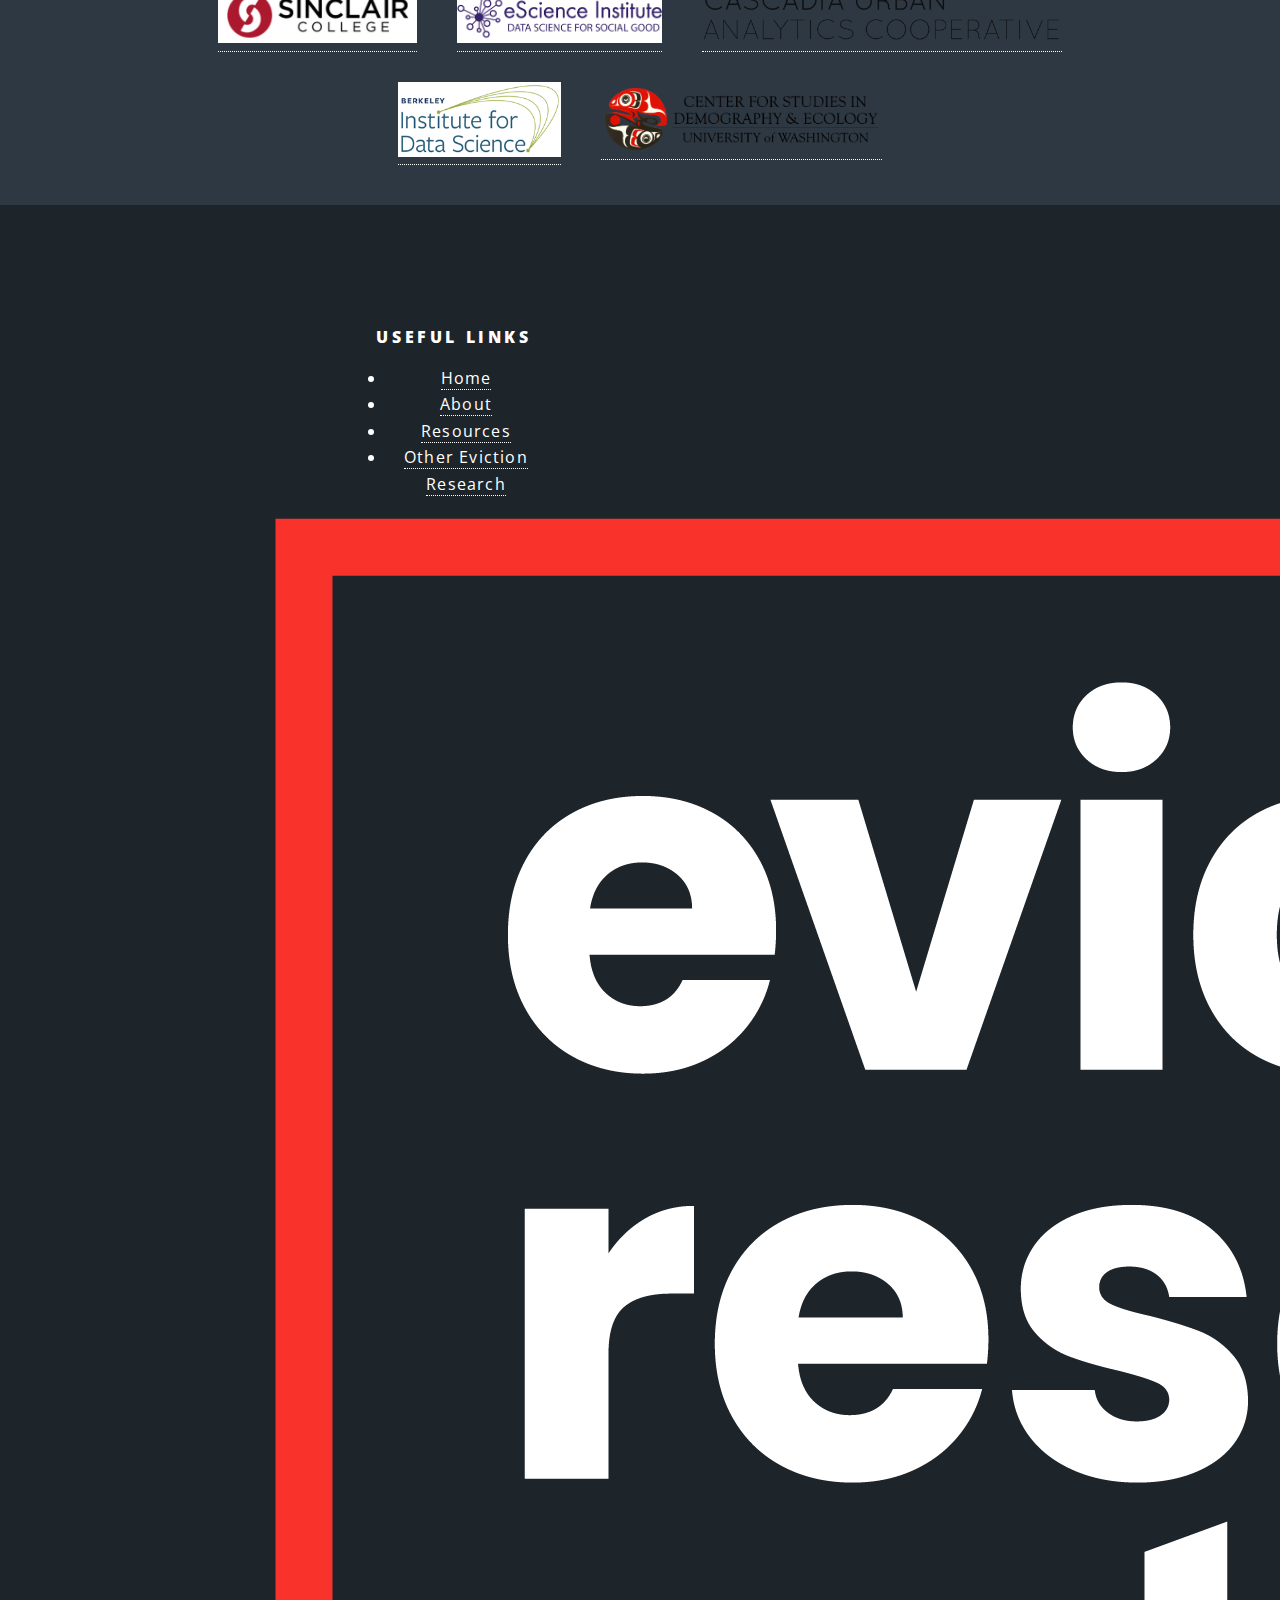
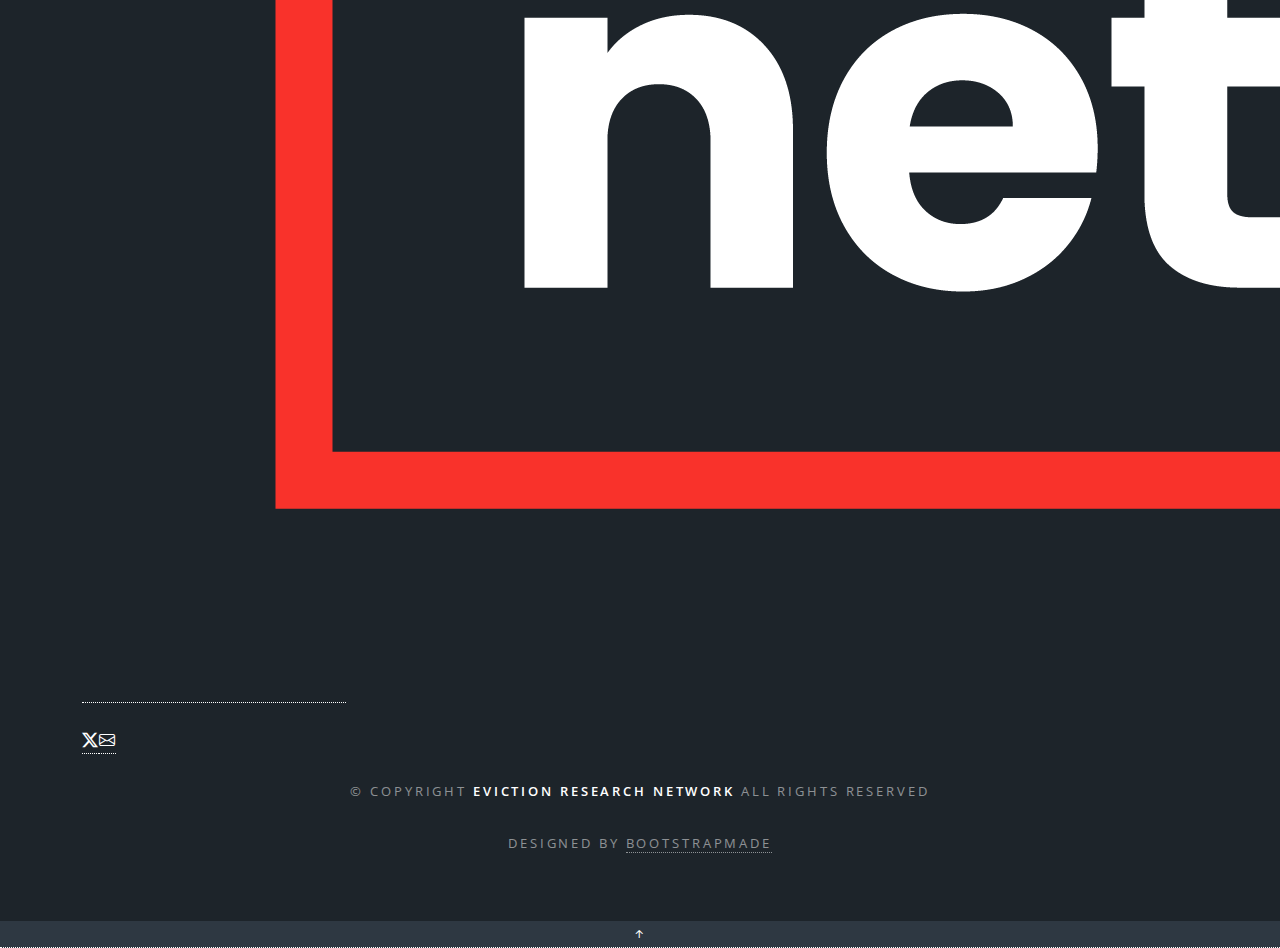
<file: about.html>
<!DOCTYPE html>
<html lang="en">

<head>
  <meta charset="utf-8">
  <meta content="width=device-width, initial-scale=1.0" name="viewport">
  <title>About - Eviction Research Network</title>
  <meta content="" name="description">
  <meta content="" name="keywords">

  <!-- Favicons -->
  <link href="assets/img/favicon.png" rel="icon">
  <link href="assets/img/apple-touch-icon.png" rel="apple-touch-icon">

  <!-- Fonts -->
  <link href="https://fonts.googleapis.com" rel="preconnect">
  <link href="https://fonts.gstatic.com" rel="preconnect" crossorigin>
  <link href="https://fonts.googleapis.com/css2?family=Roboto:wght@400;500;700&family=Open+Sans:wght@400;500;600;700&family=Poppins:wght@400;500&display=swap" rel="stylesheet">

  <!-- Vendor CSS Files -->
  <link href="assets/vendor/bootstrap/css/bootstrap.min.css" rel="stylesheet">
  <link href="assets/vendor/bootstrap-icons/bootstrap-icons.css" rel="stylesheet">
  <link href="assets/vendor/aos/aos.css" rel="stylesheet">
  <link href="assets/vendor/fontawesome-free/css/all.min.css" rel="stylesheet">
  <link href="assets/vendor/glightbox/css/glightbox.min.css" rel="stylesheet">
  <link href="assets/vendor/swiper/swiper-bundle.min.css" rel="stylesheet">

  <!-- Main CSS File -->
  <link href="assets/css/main.css" rel="stylesheet">

  <!-- =======================================================
  * Template Name: UpConstruction
  * Template URL: https://bootstrapmade.com/upconstruction-bootstrap-construction-website-template/
  * Updated: Jun 29 2024 with Bootstrap v5.3.3
  * Author: BootstrapMade.com
  * License: https://bootstrapmade.com/license/
  ======================================================== -->
</head>

<body class="about-page">

  <header id="header" class="header d-flex align-items-center fixed-top">
    <div class="container-fluid container-xl position-relative d-flex align-items-center justify-content-between">

      <a href="index.html" class="logo d-flex align-items-center">
        <h1><img src="images/ern_logo/1Av2/EvictionStudy_logo_v09_1A_LOGO_BANNER.png" alt="The Eviction Research Network logo"></h1>
        <!-- <h1 class="sitename">Eviction Research Network</h1> <span>.</span> -->
        <!-- style="width: 200px; background-color:rgba(255, 255, 255, 0.8); border-radius: 10px -->
      </a>

      <nav id="navmenu" class="navmenu">
        <ul>
          <li><a href="index.html">Home</a></li>
          <li><a href="about.html" class="active">About</a></li>

          <li class="dropdown"><a href="#"><span>Maps & Profiles</span> <i class="bi bi-chevron-down toggle-dropdown"></i></a>
            <ul>
              <li><a href="https://evictionresearch.net/california/" target="_blank">California</a></li>
              <li><a href="https://evictionresearch.net/delaware/" target="_blank">Delaware</a></li>
              <li><a href="https://evictionresearch.net/indiana/" target="_blank">Indiana</a></li>
              <li><a href="https://evictionresearch.net/maryland/report/baltimore.html" target="_blank">Maryland</a></li>
              <li><a href="https://evictionresearch.net/minnesota/" target="_blank">Minnesota</a></li>
              <li><a href="https://evictionresearch.net/ohio/dayton.html" target="_blank">Ohio</a></li>
              <li><a href="https://evictionresearch.net/oregon/" target="_blank">Oregon</a></li>
              <li><a href="https://evictionresearch.net/washington/" target="_blank">Washington</a></li>
            </ul>
          </li>
          <li><a href="methodology.html">Methodology</a></li>
          <li class="dropdown"><a href="#"><span>Resources</span> <i class="bi bi-chevron-down toggle-dropdown"></i></a>
            <ul>
              <li><a href="resources.html">Eviction Help</a></li>
              <li><a href="research.html">Other Eviction Research</a></li>
            </ul>
          </li>
          <!--<li><a href="blog.html">Blog</a></li>-->
          <li><a href="mailto:evictions@berkeley.edu?Subject=Contact%20through%20Evictions%20Study%20website">Contact</a></li>
        </ul>
        <i class="mobile-nav-toggle d-xl-none bi bi-list"></i>
      </nav>

    </div>
  </header>

  <main class="main">

    <!-- Page Title -->
    <div class="page-title dark-background" style="background-image: url(images/seattlelighter.jpg);">
      <div class="container position-relative">
        <h1>About</h1>
        <nav class="breadcrumbs">
<!--           <ol>
            <li><a href="index.html">Home</a></li>
            <li class="current">About</li>
          </ol>
 -->        </nav>
      </div>
    </div><!-- End Page Title -->

    <!-- About Section -->
    <section id="about" class="about section">

      <div class="container">

        <div class="row position-relative">

          <div class="col-12">
            <h2 class="inner-title" style="color: #000000;">We make things that can’t be unseen</h2>
            <div class="our-story">
              <h4>Est 2018</h4>
              <h3>Mission</h3>
              <img src="images/about_page/blackandwhitezone.jpeg" class="about-img-float" loading="lazy">
              <p>It started with a mother who was served an eviction notice, settled out of court, and continued to live in the residence for 2 more years. But the filing followed her—ultimately leading to denial of future housing. With support from the American Civil Liberties Union, her case exposed deep racial and gender disparities embedded in eviction practices.</p>

              <p>Research in King County, Washington found that Black households were four times more likely than White households to receive eviction notices, and that Black women were five times more likely than White men to have an eviction case filed against them. Building on this work, founder Tim Thomas began examining local eviction data and later expanded this analysis across Washington State and other regions. These findings have informed the development of state and local policies, including Washington State’s extension of the eviction notice period from 3 to 14 days and the establishment of Right to Counsel in Baltimore City, with the goal of reducing preventable evictions and supporting fairer processes.</p>

              <p>The Eviction Research Network (ERN) specializes in making housing and eviction dynamics measurable and understandable. Through open-source tools, academic research, and collaboration with a wide range of partners—including community organizations, service providers, and public agencies—ERN develops accessible data that clarifies where and for whom evictions are most likely to occur. Similar patterns to those observed in Washington appear across many jurisdictions and reflect the long-term effects of historical housing policies and practices. Because stable housing underpins health, education, and overall well-being, these patterns have significant implications for communities’ long-term outcomes. By identifying populations and neighborhoods at elevated risk of eviction at the local level, the Eviction Research Network supports data-informed strategies aimed at preventing displacement and strengthening housing stability.</p>

              </div>
            </div>
          </div>

        </div>

    </section><!-- /About Section -->

   


    <!-- Alt Services 2 Section -->
    <section id="alt-services-2" class="alt-services-2 section">

      <div class="container">

        <div class="row justify-content-around gy-4">

          <div class="features-image col-lg-5 order-1 order-lg-2">
            <img src="images/about_page/gimmeshelter.jpeg" alt="" loading="lazy">
          </div>

          <div class="col-lg-6 d-flex flex-column justify-content-center order-2 order-lg-1">
            <h3>What We Do</h3>
            <p>We collect, analyze, and visualize eviction data to put numbers to disparities left in the wake of historical injustice.</p>

            <div class="row">

              <div class="col-lg-6 icon-box d-flex">
                <i class="bi bi-layers flex-shrink-0"></i>
                <div>
                  <h4>Data Preparation</h4>
                  <p>We provide data and research expertise to collect, prepare, and process eviction data for sources who may not have the means to do so.</p>
                </div>
              </div><!-- End Icon Box -->

              <div class="col-lg-6 icon-box d-flex">
                <i class="bi bi-map flex-shrink-0"></i>
                <div>
                  <h4>Maps and Analysis</h4>
                  <p>We analyze the data we have collected and help other partners analyze data for disparities based on race, sex, and other factors. We then integrate that information into maps of the state that show disparities by region.</p>
                </div>
              </div><!-- End Icon Box -->

              <div class="col-lg-6 icon-box d-flex">
                <i class="bi bi-people flex-shrink-0"></i>
                <div>
                  <h4>Network</h4>
                  <p>We create relationships and work alongside partners to help understand their data, share our analysis, and otherwise interact in order to create a force for advocacy, made exponentially more powerful through the mutual amplicification of our collective voices.</p>
                </div>
              </div><!-- End Icon Box -->

              <div class="col-lg-6 icon-box d-flex">
                <i class="bi bi-megaphone flex-shrink-0"></i>
                <div>
                  <h4>Advocacy</h4>
                  <p>Equipped with undeniable statistics, we advise and champion policies aimed to address disproportionate impact of evictions on vulnerable populations and communities. </p>
                </div>
              </div><!-- End Icon Box -->

            </div>

          </div>

          

        </div>

      </div>

    </section><!-- /Alt Services 2 Section -->

    <!-- Team Section -->
    <section id="team" class="team section">

      <!-- Section Title -->
      <div class="container section-title">
        <h2>Team</h2>
        <p>Eviction Research Network Collaborators</p>
      </div><!-- End Section Title -->

      <div class="container">

        <div class="row gy-5">

          <div class="col-lg-4 col-md-6 member">
            <div class="member-img">
              <picture>
                <source srcset="images/team/timthomas.webp" type="image/webp">
                <img src="images/team/timthomas.jpeg" class="img-fluid" alt="" loading="lazy">
              </picture>
              <div class="social">
                <a href="https://bids.berkeley.edu/people/tim-thomas"><i class="bi bi-globe"></i></a>
                <a href="https://www.linkedin.com/in/drtthomas"><i class="bi bi-linkedin"></i></a>
              </div>
            </div>
            <div class="member-info text-center">
              <h4>Tim Thomas</h4>
              <span>Executive Director</span>
              <p> </p>
            </div>
          </div><!-- End Team Member -->

          <div class="col-lg-4 col-md-6 member">
            <div class="member-img">
              <picture>
                <source srcset="images/team/aaronculich.webp" type="image/webp">
                <img src="images/team/aaronculich.jpg" class="img-fluid" alt="" loading="lazy">
              </picture>
              <div class="social">
                <a href="https://cidrlab.org"><i class="bi bi-globe"></i></a>
                <a href="https://www.linkedin.com/in/aaron-culich"><i class="bi bi-linkedin"></i></a>
              </div>
            </div>
            <div class="member-info text-center">
              <h4>Aaron Culich</h4>
              <span>Director of Data Science</span>
              <p></p>
            </div>
          </div><!-- End Team Member -->

          <div class="col-lg-4 col-md-6 member">
            <div class="member-img">
              <picture>
                <source srcset="images/team/miaschwinghammer.webp" type="image/webp">
                <img src="images/team/miaschwinghammer.jpg" class="img-fluid" alt="" loading="lazy">
              </picture>
              <div class="social">
                <a href="https://www.linkedin.com/in/miaschwing"><i class="bi bi-linkedin"></i></a>
              </div>
            </div>
            <div class="member-info text-center">
              <h4>Mia Schwinghammer</h4>
              <span>Data Project Manager</span>
              <p> </p>
            </div>
          </div><!-- End Team Member -->

          <div class="col-lg-4 col-md-6 member">
            <div class="member-img">
              <picture>
                <source srcset="images/team/minamohebbi.webp" type="image/webp">
                <img src="images/team/minamohebbi.jpg" class="img-fluid" alt="" loading="lazy">
              </picture>
              <div class="social">
                <a href="https://www.linkedin.com/in/mina-mohebbi00"><i class="bi bi-linkedin"></i></a>
              </div>
            </div>
            <div class="member-info text-center">
              <h4>Mina Mohebbi</h4>
              <span>Project Specialist</span>
              <p> </p>
            </div>
          </div><!-- End Team Member -->

          <div class="col-lg-4 col-md-6 member">
            <div class="member-img">
              <picture>
                <source srcset="images/team/reilyfairchild.webp" type="image/webp">
                <img src="images/team/reilyfairchild.png" class="img-fluid" alt="" loading="lazy">
              </picture>
              <div class="social">
                <a href="https://www.linkedin.com/in/reily-fairchild"><i class="bi bi-linkedin"></i></a>
              </div>
            </div>
            <div class="member-info text-center">
              <h4>Reily Fairchild</h4>
              <span>Project Specialist</span>
              <p> </p>
            </div>
          </div><!-- End Team Member -->

          <div class="col-lg-4 col-md-6 member">
            <div class="member-img">
              <picture>
                <source srcset="images/team/elizabethfiske.webp" type="image/webp">
                <img src="images/team/elizabethfiske.jpg" class="img-fluid" alt="" loading="lazy">
              </picture>
              <div class="social">
                <a href="https://www.linkedin.com/in/ekfiske"><i class="bi bi-linkedin"></i></a>
              </div>
            </div>
            <div class="member-info text-center">
              <h4>Elizabeth Kirkpatrick Fiske</h4>
              <span>Project Specialist</span>
              <p> </p>
            </div>
          </div><!-- End Team Member -->

          <div class="col-lg-4 col-md-6 member">
            <div class="member-img">
              <picture>
                <source srcset="images/team/evawinter.webp" type="image/webp">
                <img src="images/team/evawinter.jpg" class="img-fluid" alt="" loading="lazy">
              </picture>
              <div class="social">
                <a href="https://www.linkedin.com/in/evalwinter"><i class="bi bi-linkedin"></i></a>
              </div>
            </div>
            <div class="member-info text-center">
              <h4>Eva Winter</h4>
              <span>Project Specialist</span>
              <p> </p>
            </div>
          </div><!-- End Team Member -->

          <div class="col-lg-4 col-md-6 member">
            <div class="member-img">
              <picture>
                <source srcset="images/team/willvongeldern.webp" type="image/webp">
                <img src="images/team/willvongeldern.jpg" class="img-fluid" alt="" loading="lazy">
              </picture>
              <div class="social">
                <a href="https://www.linkedin.com/in/willvongeldern/"><i class="bi bi-linkedin"></i></a>
              </div>
            </div>
            <div class="member-info text-center">
              <h4>Will von Geldern</h4>
              <span>Research Associate, University of Washington</span>
              <p> </p>
            </div>
          </div><!-- End Team Member -->


        </div>

      </div>

    </section><!-- /Team Section -->

    <!-- Collaborators Section -->
    <section id="research-collaborators" class="team section">

      <!-- Section Title -->
      <div class="container section-title">
        <h2>Research Collaborators</h2>
      </div><!-- End Section Title -->

      <div class="container">

        <div class="row gy-5">

          <div class="col-lg-4 col-md-6 member">
            <div class="member-img">
              <picture>
                <source srcset="images/photos/LisaBates.webp" type="image/webp">
                <img src="images/photos/LisaBates.jpeg" class="img-fluid" alt="" loading="lazy">
              </picture>
              <div class="social">
                <a href="https://www.pdx.edu/profile/lisa-bates"><i class="bi bi-globe"></i></a>
                <a href="https://www.linkedin.com/in/lisa-k-bates-69ab27298/"><i class="bi bi-linkedin"></i></a>
              </div>
            </div>
            <div class="member-info text-center">
              <h4>Lisa Bates Ph. D.</h4>
              <span>Oregon Project Director, Portland State University</span>
              <p> </p>
            </div>
          </div><!-- End Team Member -->

          <div class="col-lg-4 col-md-6 member">
            <div class="member-img">
              <picture>
                <source srcset="images/photos/malcolmdrewery.webp" type="image/webp">
                <img src="images/photos/malcolmdrewery.jpeg" class="img-fluid" alt="" loading="lazy">
              </picture>
              <div class="social">
                <a href="https://www.morgan.edu/sociology-and-anthropology/faculty/malcolm-drewery"><i class="bi bi-globe"></i></a>
              </div>
            </div>
            <div class="member-info text-center">
              <h4>Malcolm Drewery, Ph. D.</h4>
              <span>Baltimore Collaborator, Morgan State University</span>
              <p></p>
            </div>
          </div><!-- End Team Member -->

          <div class="col-lg-4 col-md-6 member">
            <div class="member-img">
              <picture>
                <source srcset="images/photos/ChengRen4.webp" type="image/webp">
                <img src="images/photos/ChengRen4.jpg" class="img-fluid" alt="" loading="lazy">
              </picture>
              <div class="social">
                <a href="https://www.albany.edu/cihs/faculty/cheng-ren"><i class="bi bi-globe"></i></a>
                <a href="https://www.linkedin.com/in/cheng-ren-48283491/"><i class="bi bi-linkedin"></i></a>
              </div>
            </div>
            <div class="member-info text-center">
              <h4>Cheng Ren</h4>
              <span>New York Collaborator, University of Albany, SUNY</span>
              <p> </p>
            </div>
          </div><!-- End Team Member -->

          <div class="col-lg-4 col-md-6 member">
            <div class="member-img">
              <picture>
                <source srcset="images/photos/kathyrowell.webp" type="image/webp">
                <img src="images/photos/kathyrowell.jpg" class="img-fluid" alt="" loading="lazy">
              </picture>
              <div class="social">
                <a href="https://www.linkedin.com/in/katherine-rowell/"><i class="bi bi-linkedin"></i></a>
              </div>
            </div>
            <div class="member-info text-center">
              <h4>Kathy Rowell, Ph.D.</h4>
              <span>Ohio Collaborator, Sinclair Community College</span>
              <p> </p>
            </div>
          </div><!-- End Team Member -->

          <div class="col-lg-4 col-md-6 member">
            <div class="member-img">
              <picture>
                <source srcset="images/photos/ott.webp" type="image/webp">
                <img src="images/photos/ott.jpg" class="img-fluid" alt="" loading="lazy">
              </picture>
              <div class="social">
                <a href="https://ischool.uw.edu/people/faculty/profile/otoomet"><i class="bi bi-globe"></i></a>
                <a href="https://www.linkedin.com/in/ott-toomet-5882827/"><i class="bi bi-linkedin"></i></a>
              </div>
            </div>
            <div class="member-info text-center">
              <h4>Ott Toomet, Ph.D.</h4>
              <span>Washington State Collaborator, University of Washington</span>
              <p> </p>
            </div>
          </div><!-- End Team Member -->

          <div class="col-lg-4 col-md-6 member">
            <div class="member-img">
              <picture>
                <source srcset="images/photos/x_jose.webp" type="image/webp">
                <img src="images/photos/x_jose.jpg" class="img-fluid" alt="" loading="lazy">
              </picture>
              <div class="social">
                <a href="https://csde.washington.edu/affiliates/hernandez-jose/"><i class="bi bi-globe"></i></a>
                <a href="https://www.linkedin.com/in/josemhe/"><i class="bi bi-linkedin"></i></a>
              </div>
            </div>
            <div class="member-info text-center">
              <h4>Jose Hernandez, Ph.D</h4>
              <span>Washington State Collaborator, Microsoft</span>
              <p> </p>
            </div>
          </div><!-- End Team Member -->

        </div>

      </div>

    </section><!-- /Research Collaborators Section -->

     <!--Expert Collaborators Section -->
    <section id="expert-collaborators" class="testimonials section">

      <!-- Section Title -->
      <div class="container section-title">
        <h2>Expert Collaborators</h2>
        <p>Edmund Witter - Housing Justice Project Washington | Scott Crain - Northwest Justice Project | Matt Hill - Public Justice Center Maryland | Eric Dunn - National Housing Law Project Virginia | Sandra Park - ACLU New York</p>
      </div><!-- End Section Title -->

    </section><!-- /Expert Collaborators Section -->

    <!--Alumni Section -->
    <section id="student-alumni" class="testimonials section" style="padding-top: 20px;">

      <!-- Section Title -->
      <div class="container section-title">
        <h2>Student Alumni</h2>
        <p>Kasey Zapatka, Ph.D. | Pia Deshpande | Ángel Mendiola Ross | Alex Ramiller, Ph.D. | HC Moore | Violet Davis | Miller Jacquet | Riya Rupen Patwa | Pedro Ochoa Navarrete | Jennifer Chen | Ian Kennedy Ph.D. | Anisha Keshavan Ph.D. | Yohan Min Ph.D | Max McDonald | Lucero Mejia | Avery Richards Ph.D. | Amit Cohen | Ashley Santos | Emely Ramirez | Aniket Rahane </p>
      </div><!-- End Section Title -->

    </section><!-- /Student Alumni Section -->

    <!-- Collaborators and Funders -->
    <section id="collaborators" class="collaborators section">
      <div class="container section-title">
        <h2>Organizational Collaborators and Funders</h2>
      
        <div style="padding: 40px; display: flex; flex-wrap: wrap; justify-content: center; gap: 40px; row-gap: 30px; align-items: center;">
          <a href="https://www.urbandisplacement.org"><img src="partner_logos/urbandisplacementproject.png" alt="urban displacement project" width="auto" height="55"></a>
          <a href="https://www.gatesfoundation.org"><img src="partner_logos/BMGclearback.svg.png" alt="bill and melinda gates foundation" width="auto" height="55"></a>
          <a href="https://www.nhlp.org"><img src="partner_logos/NHLP_Logo_Horizontal.eps.png" alt="national housing law project" width="auto" height="55"></a>

          <a href="https://www.kqed.org"><img src="partner_logos/kqed_new.jpg" alt="kqed" width="auto" height="55"></a>
          <a href="https://www.enterprisecommunity.org"><img src="partner_logos/enterprise_black_font.png" alt="enterprise" width="auto" height="55"></a>
          <a href="https://www.kcba.org/?pg=Housing-Justice-Project"><img src="partner_logos/hjp_logo.png" alt="housing justice project" width="auto" height="55"></a>
          <a href="https://www.policylink.org"><img src="partner_logos/PolicyLink.png" alt="policy link" width="auto" height="55"></a>

          <a href="https://www.lsc.gov"><img src="partner_logos/protecting-the-promise-logo.png" alt="legal services corporation" width="auto" height="55"></a>
          <a href="https://www.aclu.org"><img src="partner_logos/ACLULogo_Blue-on-white.jpg" alt="american civil liberties union" width="auto" height="55"></a>
          <a href="https://www.publicjustice.org/en/"><img src="partner_logos/PJC.png" alt="public justice center" width="auto" height="55"></a>
          <a href="https://legalaidchicago.org"><img src="partner_logos/LAC_whitebk.jpg" alt="Legal Aid Chicago" width="auto" height="55"></a>

          <a href="https://www.berkeley.edu"><img src="partner_logos/UCBshort.svg.png" alt="University of California, Berkeley" width="auto" height="55"></a>
          <a href="https://www.pdx.edu/urban-studies/eviction-research"><img src="partner_logos/psu_resize.png" alt="Portland State University" width="auto" height="55"></a>
          <a href="https://www.sinclair.edu"><img src="partner_logos/sinclair.png" alt="Sinclair Community College" width="auto" height="55"></a>

          <a href="https://escience.washington.edu"><img src="partner_logos/eScienceInstitute.png" alt="eScience Institute" width="auto" height="55"></a>
          <a href="https://urbanalytics.uw.edu"><img src="partner_logos/cuacblk.png" alt="cascadia urban analytics cooperative" width="auto" height="55"></a>
          <a href="https://bids.berkeley.edu"><img src="partner_logos/bids_logo.png" alt="Berkeley Institute for Data Science" width="auto" height="75"></a>

          <a href="https://csde.washington.edu"><img src="partner_logos/csdeblk.png" alt="Center for Studies in Demography and Ecology, University of Washington" width="auto" height="65"></a>
        </div>

        </div>
      </div>

    </section><!-- /Collaborators and Funders Section -->

  </main>

 
 <footer id="footer" class="footer dark-background">

    <div class="container footer-top">
      <div class="row gy-4">
        <div class="col-lg-3 col-md-6 footer-about">
          <a href="index.html" class="logo d-flex align-items-center">
            <img src="images/ern_logo/1A/EvictionStudy_logo_v09_1A_LOGO_STACK_REV.png" alt="The Eviction Research Network logo" loading="lazy">
          </a>
          <div class="social-links d-flex mt-4">
            <a href="https://twitter.com/EvictionNet"><i class="bi bi-twitter-x"></i></a>
            <a href="mailto:evictions@berkeley.edu?Subject=Contact%20through%20website"><i class="bi bi-envelope"></i></a>
          </div>
        </div>

        <div class="col-lg-2 col-md-4 footer-links">
          <h4>Useful Links</h4>
          <ul>
            <li><a href="https://evictionresearch.net/">Home</a></li>
            <li><a href="about.html">About</a></li>
            <li><a href="resources.html">Resources</a></li>
            <li><a href="research.html">Other Eviction Research</a></li>
          </ul>
        </div>
    </div>

    <div class="container copyright text-center mt-4">
      <p>© <span>Copyright</span> <strong class="px-State Profile sitename">Eviction Research Network</strong> <span>All Rights Reserved</span></p>
      <div class="credits">
        <!-- All the links in the footer should remain intact. -->
        <!-- You can delete the links only if you've purchased the pro version. -->
        <!-- Licensing information: https://bootstrapmade.com/license/ -->
        <!-- Purchase the pro version with working PHP/AJAX contact form: [buy-url] -->
        Designed by <a href="https://bootstrapmade.com/">BootstrapMade</a>
      </div>
    </div>

  </footer>
  <!-- Scroll Top -->
  <a href="#" id="scroll-top" class="scroll-top d-flex align-items-center justify-content-center"><i class="bi bi-arrow-up-short"></i></a>

  <!-- Preloader -->
  <div id="preloader"></div>

  <!-- Vendor JS Files -->
  <script src="assets/vendor/bootstrap/js/bootstrap.bundle.min.js"></script>
  <script src="assets/vendor/aos/aos.js"></script>
  <script src="assets/vendor/glightbox/js/glightbox.min.js"></script>
  <script src="assets/vendor/imagesloaded/imagesloaded.pkgd.min.js"></script>
  <script src="assets/vendor/isotope-layout/isotope.pkgd.min.js"></script>
  <script src="assets/vendor/swiper/swiper-bundle.min.js"></script>
  <script src="assets/vendor/purecounter/purecounter_vanilla.js"></script>

  <!-- Main JS File -->
  <script src="assets/js/main.js"></script>

</body>

</html>
</file>
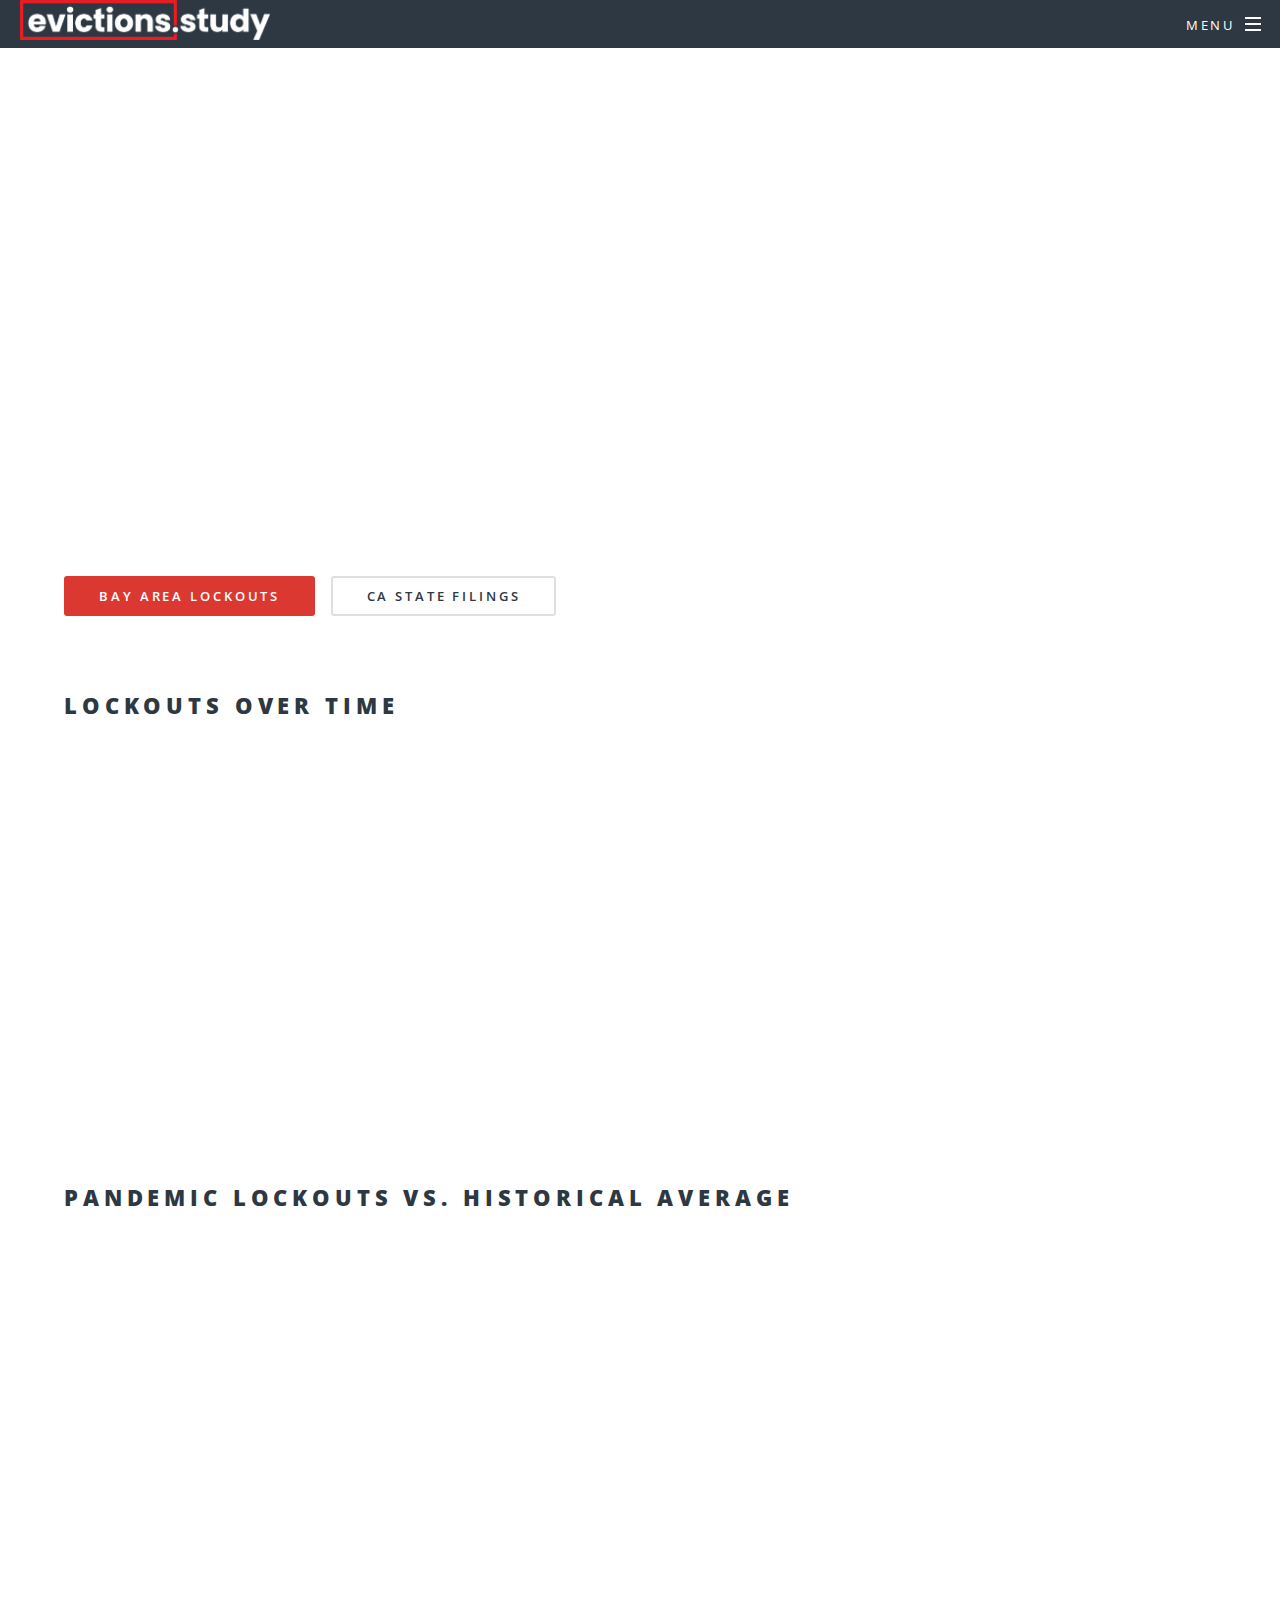
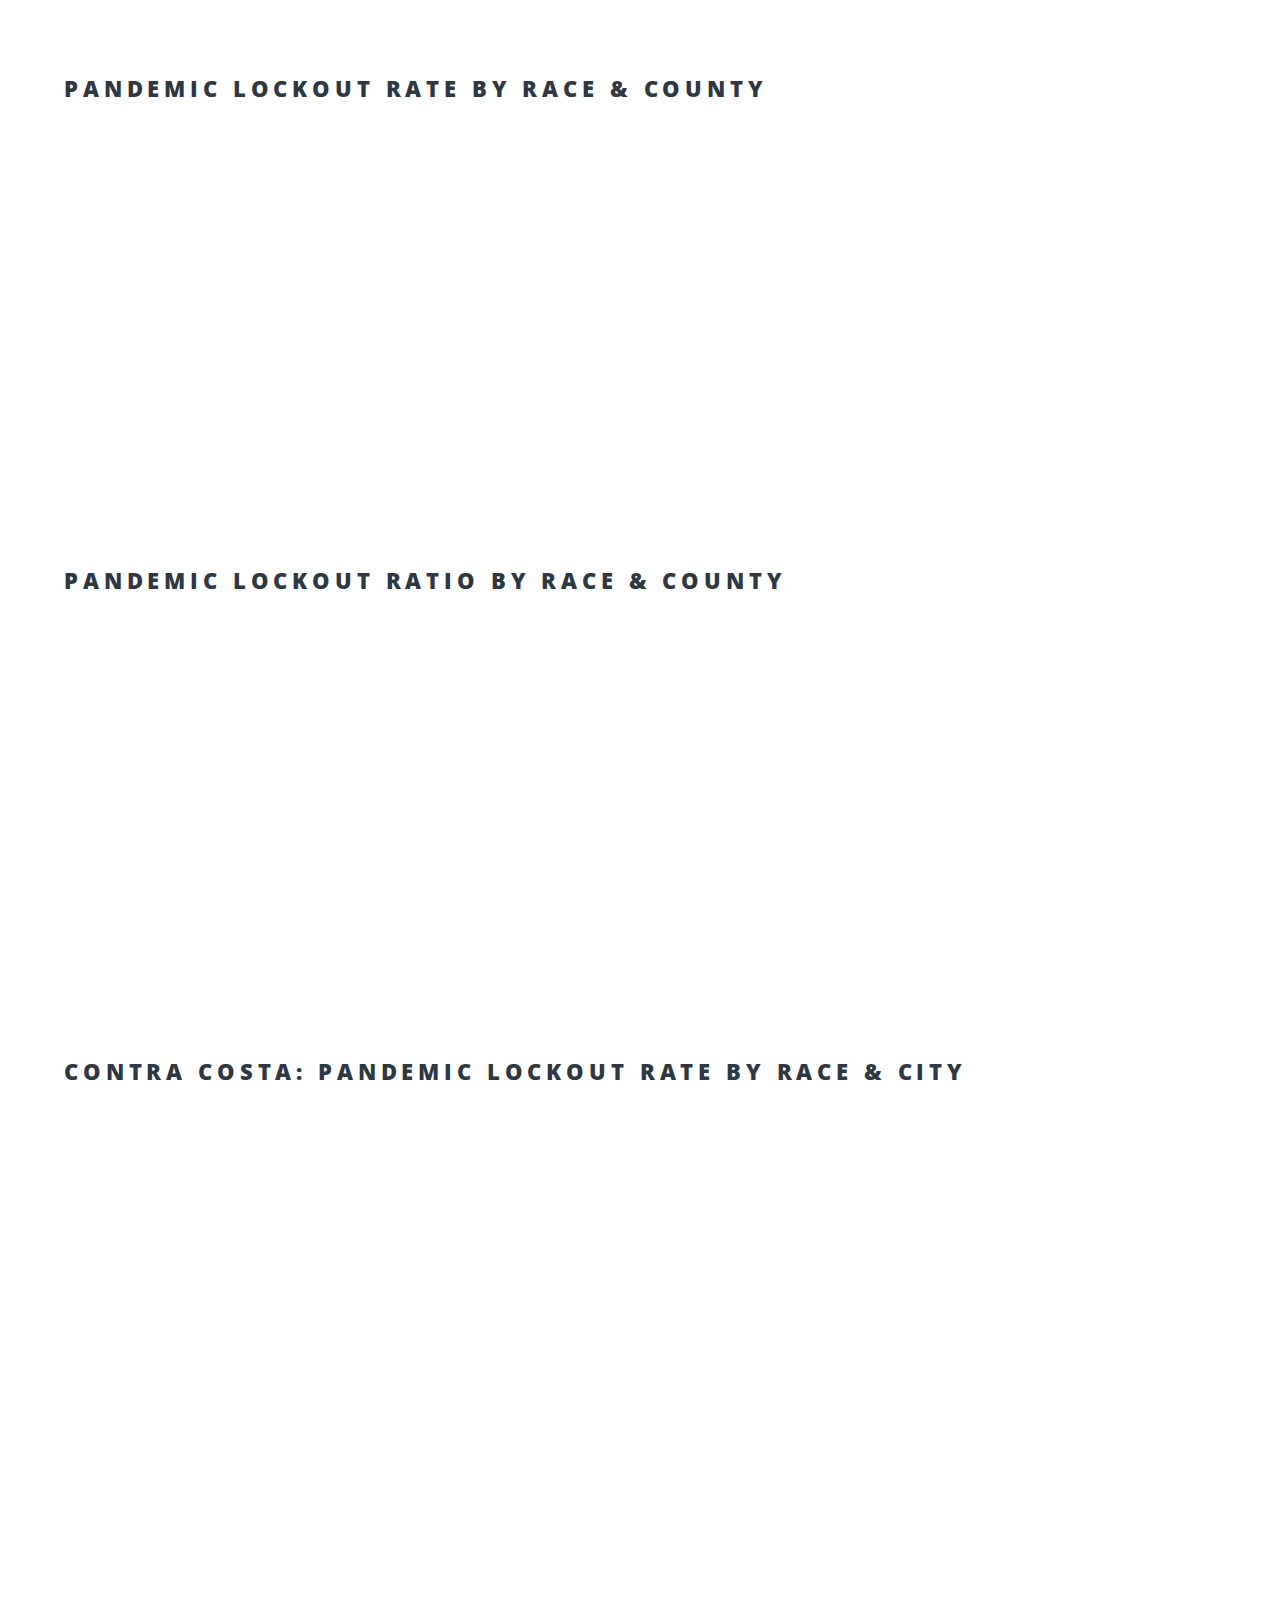
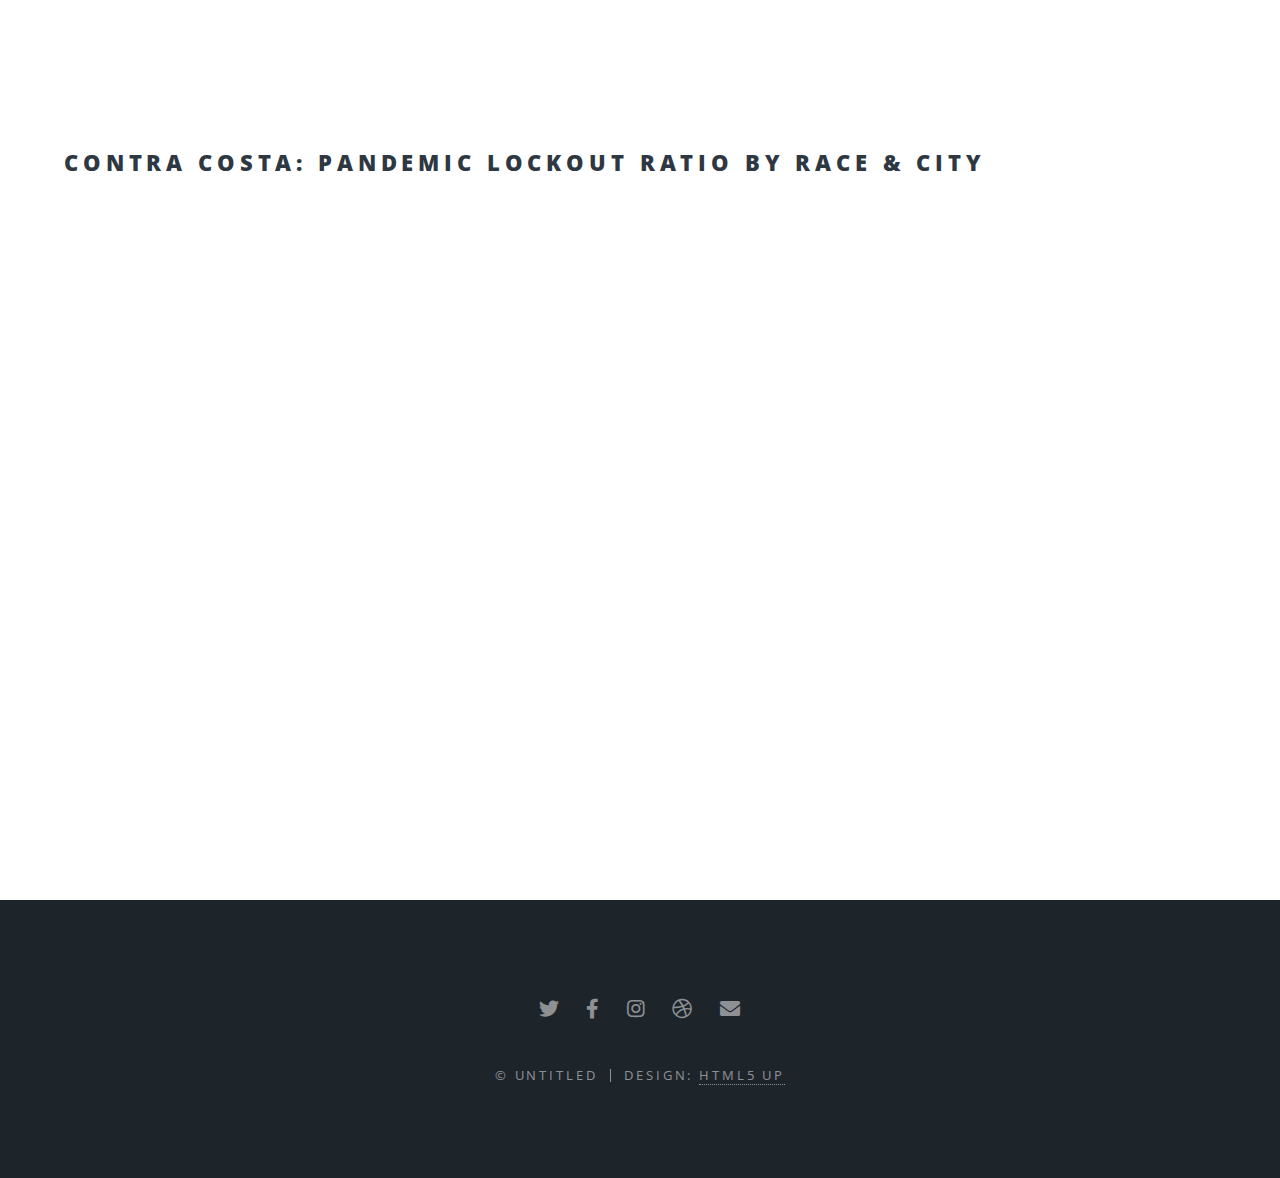
<file: california.html>
<!DOCTYPE HTML>
<!--
	Spectral by HTML5 UP
	html5up.net | @ajlkn
	Free for personal and commercial use under the CCA 3.0 license (html5up.net/license)
-->
<html>
	<head>
		<title>California Evictions</title>
		<meta charset="utf-8" />
		<meta name="viewport" content="width=device-width, initial-scale=1, user-scalable=no" />
		<link rel="stylesheet" href="assets/css/main.css" />
		<noscript><link rel="stylesheet" href="assets/css/noscript.css" /></noscript>
	</head>
	<body class="is-preload">

		<!-- Page Wrapper -->
			<div id="page-wrapper">

				<!-- Header -->
					<header id="header">
						<h1><a href="https://evictions.study"><img src="assets/EvictionsSutdy_Logos/png/whitered/whiteletterredbox.png" style="width: 250px;"></a></h1>
						<nav id="nav">
							<ul>
								<li class="special">
									<a href="#menu" class="menuToggle"><span>Menu</span></a>
									<div id="menu">
										<ul>
											<li><a href="https://evictions.study">Home</a></li>
											<li><a href="https://evictions.study/washington/maps/summary.html">Maps</a></li>
											<li><a href="https://evictions.study/washington/">WA Report</a></li>
											<li><a href="https://www.cascadiadata.org/news/2019/05/15/evictions-legislation.html" target="_blank">Policy Reforms</a></li>
											<li><a href="mailto:timthomas@berkeley.edu?Subject=Contact%20through%20Evictions%20Study%20website">Contact us</a></li>
											<!-- <li><a href="about.html">About</a></li> -->
										</ul>

									</div>
								</li>
							</ul>
						</nav>
					</header>

				<!-- Main -->
					<article id="main">
						<!-- <header>
							<h2>California</h2>
							<p>Aliquam ut ex ut interdum donec amet imperdiet eleifend</p>
						</header> -->
						<section class="wrapper style5">
							<div class="inner">

								<section>
									<!-- <h2>California</h2> -->
									<!-- <h5>Fit</h5> -->
									<div class="box alt">
										<div class="row gtr-50 gtr-uniform">
											<!-- <div class="col-12"><span class="image fit"><img src="images/banner.jpg" alt="" /></span></div> -->
											<div class="col-12">
												<span class="image fit">
													<!-- <iframe src="maps/us_map.html" height=500 width="500" id="myiframe"></iframe> -->
													<!-- <a href="baz.html" target="myiframe">Baz</a> -->
													<!-- <br/> -->
													<iframe src="https://shiny.demog.berkeley.edu/alexramiller/kqed-evictions/" class="image fit" name="myiframe" height=400>
													</iframe>
													<ul class="actions" id='twobutton'>
														<li><a href="https://shiny.demog.berkeley.edu/alexramiller/kqed-evictions/" target="myiframe" class="button primary">Bay Area Lockouts</a></li>
														<li><a href="https://evictions.study/california/maps/ca_state.html" target="myiframe" class="button">CA State Filings</a></li>
													</ul>
													<!-- Script to toggle buttons -->
													<script>
														var header = document.getElementById("twobutton");
														var btns = header.getElementsByClassName("button");
														for (var i = 0; i < btns.length; i++) {
														  btns[i].addEventListener("click", function() {
														  var current = document.getElementsByClassName("primary");
														  if (current.length > 0) {
														    current[0].className = current[0].className.replace(" primary", "");
														  }
														  this.className += " primary";
														  });
														}
													</script>

<!-- 															<div class="col-4 col-12-small">
																<input type="radio" onclick="window.myiframe='https://shiny.demog.berkeley.edu/alexramiller/kqed-evictions/';" />
																<input type="radio" id="demo-priority-low" name="demo-priority" checked href="https://evictions.study/california/maps/ca_state.html" target="myiframe">
																<label for="demo-priority-low">County</label>
															</div>
															<div class="col-4 col-12-small">
																<input type="radio" id="demo-priority-normal" name="demo-priority" href="https://shiny.demog.berkeley.edu/alexramiller/kqed-evictions/" target="myiframe" >
																<label for="demo-priority-normal">City</label>
															</div>
															<div class="col-4 col-12-small">
																<input type="radio" id="demo-priority-high" name="demo-priority">
																<label for="demo-priority-high">Neighborhood</label>
															</div>
													<ul>
															<a href="maps/us_map.html" target="myiframe" class="button primary">Bay Area Lockouts</a>

													</ul>
 -->												</span>
											</div>

								</section>
								<section>
									<!-- Area graph -->
									<h2>Lockouts over time</h2>
													<iframe src="https://evictions.study/california/plots/bay_2017-2021.html" class="image fit" name="myiframe" height=400>
													</iframe>
									<!-- Historical average histogram -->
									<h2>Pandemic lockouts vs. historical average</h2>
													<iframe src="https://evictions.study/california/plots/ha_9_county.html" class="image fit" name="myiframe" height=400>
													</iframe>
									<!-- Race plots -->

									<h2>Pandemic lockout Rate by Race & County</h2>
													<iframe src="https://evictions.study/california/plots/bay_pan_ev_rate_co.html" class="image fit" name="myiframe" height=400>
													</iframe>

									<h2>Pandemic lockout Ratio by Race & County</h2>
													<iframe src="https://evictions.study/california/plots/bay_pan_ev_ratio_co.html" class="image fit" name="myiframe" height=400>
													</iframe>

									<h2>Contra Costa: Pandemic lockout Rate by Race & City</h2>
													<iframe src="https://evictions.study/california/plots/bay_pan_ev_rate_pl.html" class="image fit" name="myiframe" height=600>
													</iframe>

									<h2>Contra Costa: Pandemic lockout Ratio by Race & City</h2>
													<iframe src="https://evictions.study/california/plots/bay_pan_ev_ratio_pl.html" class="image fit" name="myiframe" height=600>
													</iframe>



<!-- 													<iframe src="https://evictions.study/california/plots/ha_4_county.html" class="image fit" name="myiframe" height=400>
													</iframe> -->
								</section>

							</div>
						</section>
					</article>

				<!-- Footer -->
					<footer id="footer">
						<ul class="icons">
							<li><a href="#" class="icon brands fa-twitter"><span class="label">Twitter</span></a></li>
							<li><a href="#" class="icon brands fa-facebook-f"><span class="label">Facebook</span></a></li>
							<li><a href="#" class="icon brands fa-instagram"><span class="label">Instagram</span></a></li>
							<li><a href="#" class="icon brands fa-dribbble"><span class="label">Dribbble</span></a></li>
							<li><a href="#" class="icon solid fa-envelope"><span class="label">Email</span></a></li>
						</ul>
						<ul class="copyright">
							<li>&copy; Untitled</li><li>Design: <a href="http://html5up.net">HTML5 UP</a></li>
						</ul>
					</footer>

			</div>

		<!-- Scripts -->
			<script src="assets/js/jquery.min.js"></script>
			<script src="assets/js/jquery.scrollex.min.js"></script>
			<script src="assets/js/jquery.scrolly.min.js"></script>
			<script src="assets/js/browser.min.js"></script>
			<script src="assets/js/breakpoints.min.js"></script>
			<script src="assets/js/util.js"></script>
			<script src="assets/js/main.js"></script>

	</body>
</html>
</file>
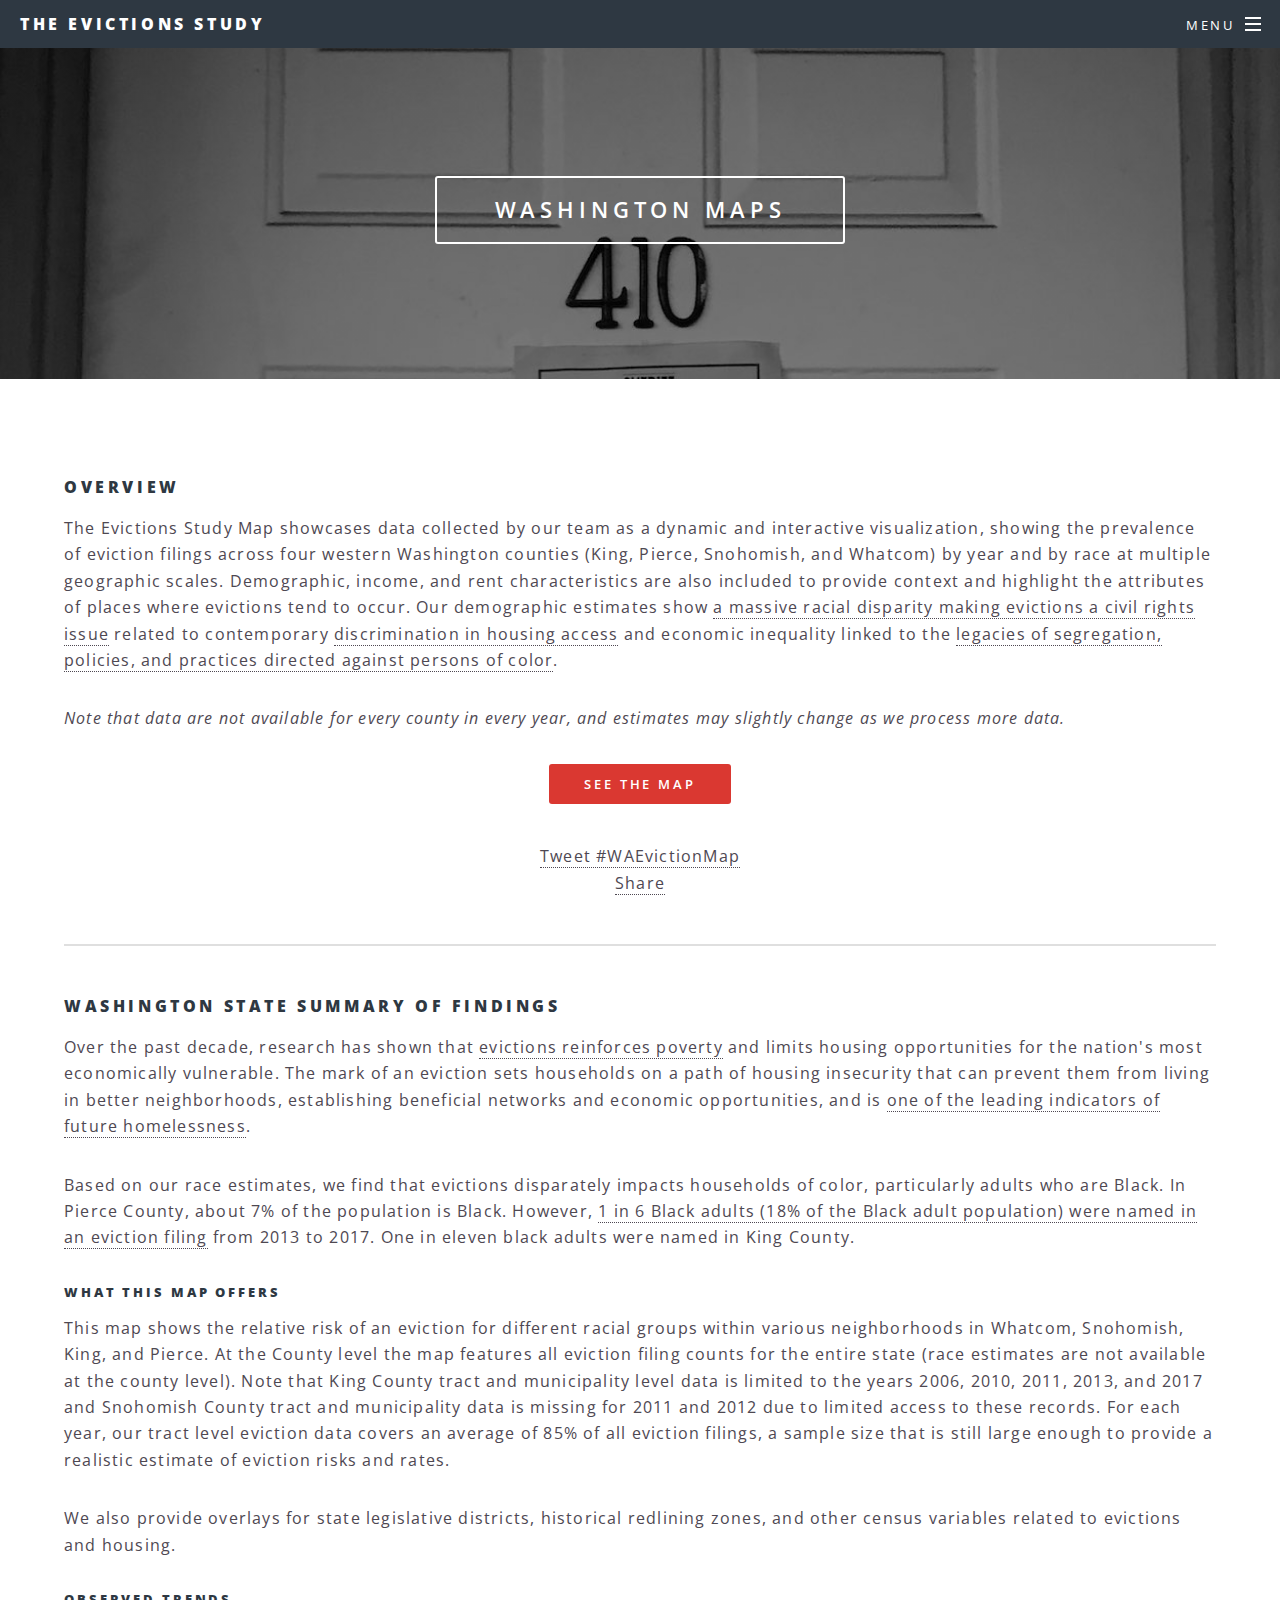
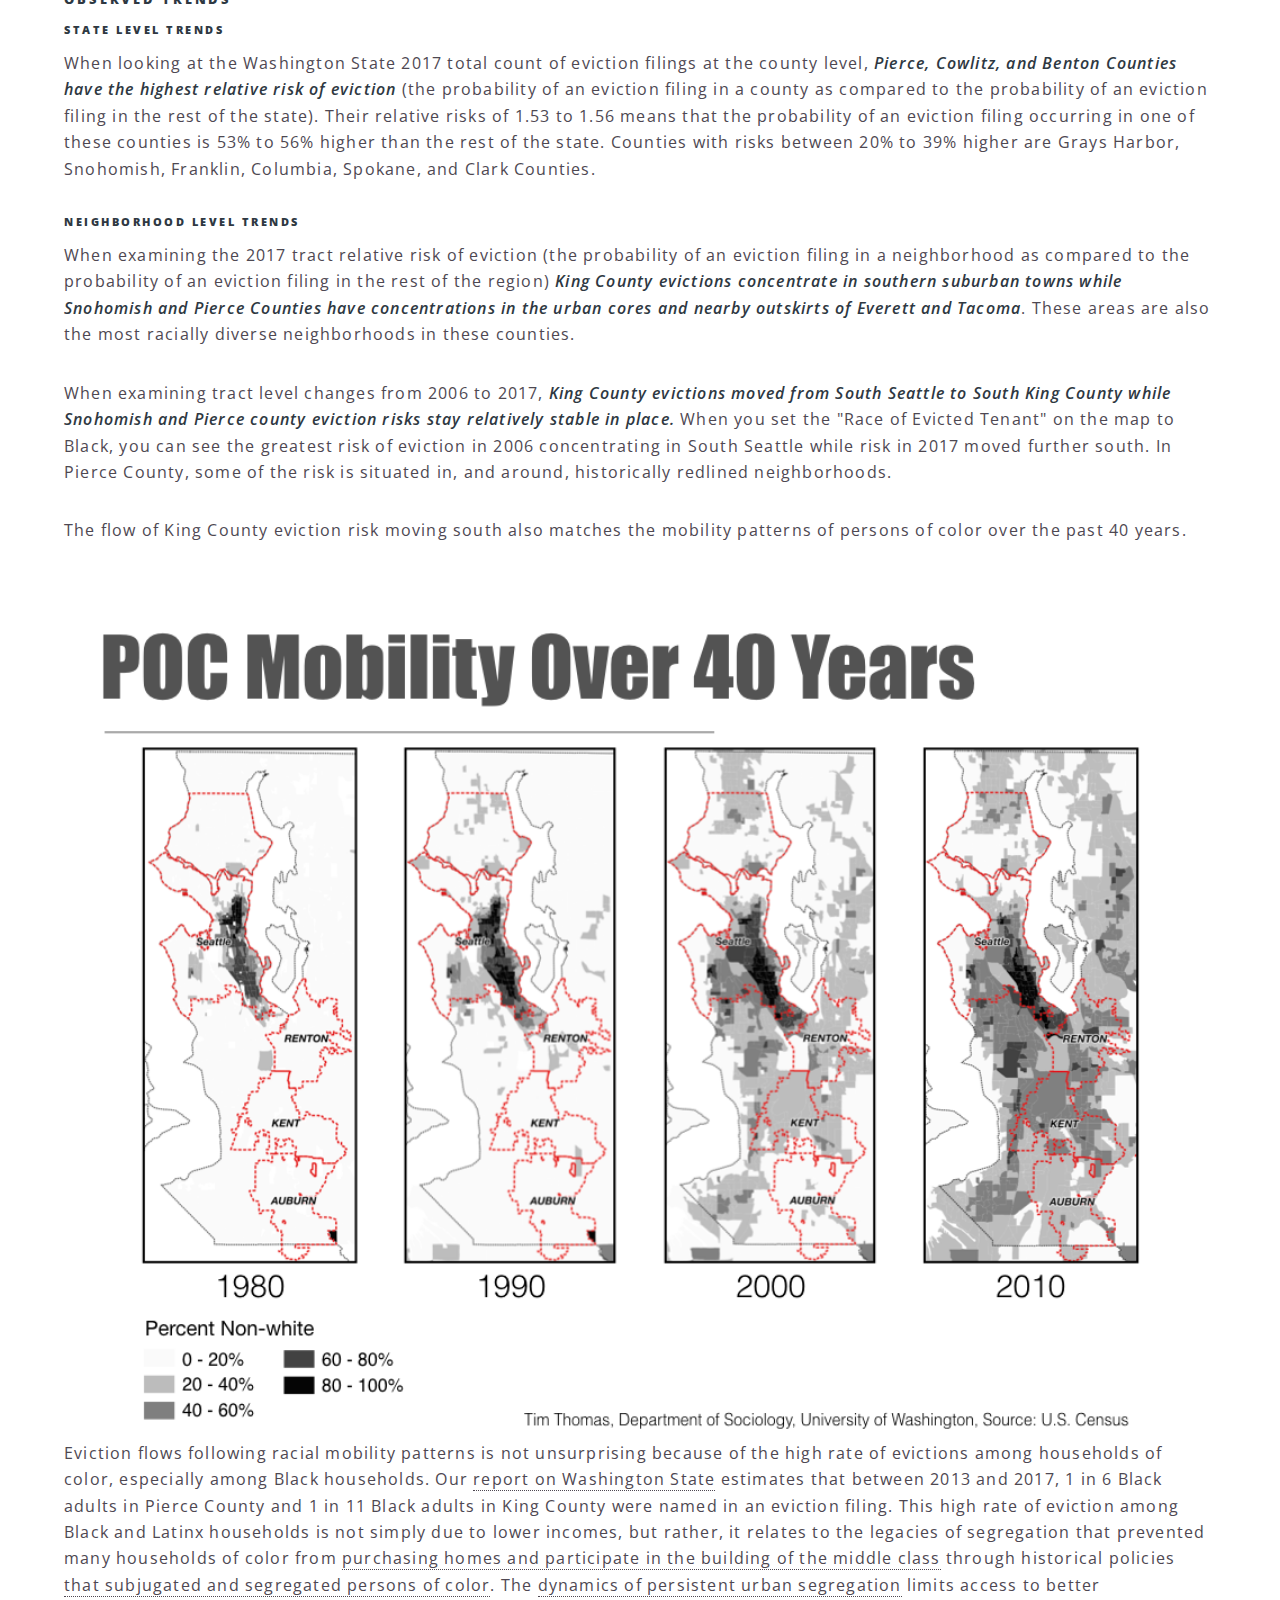
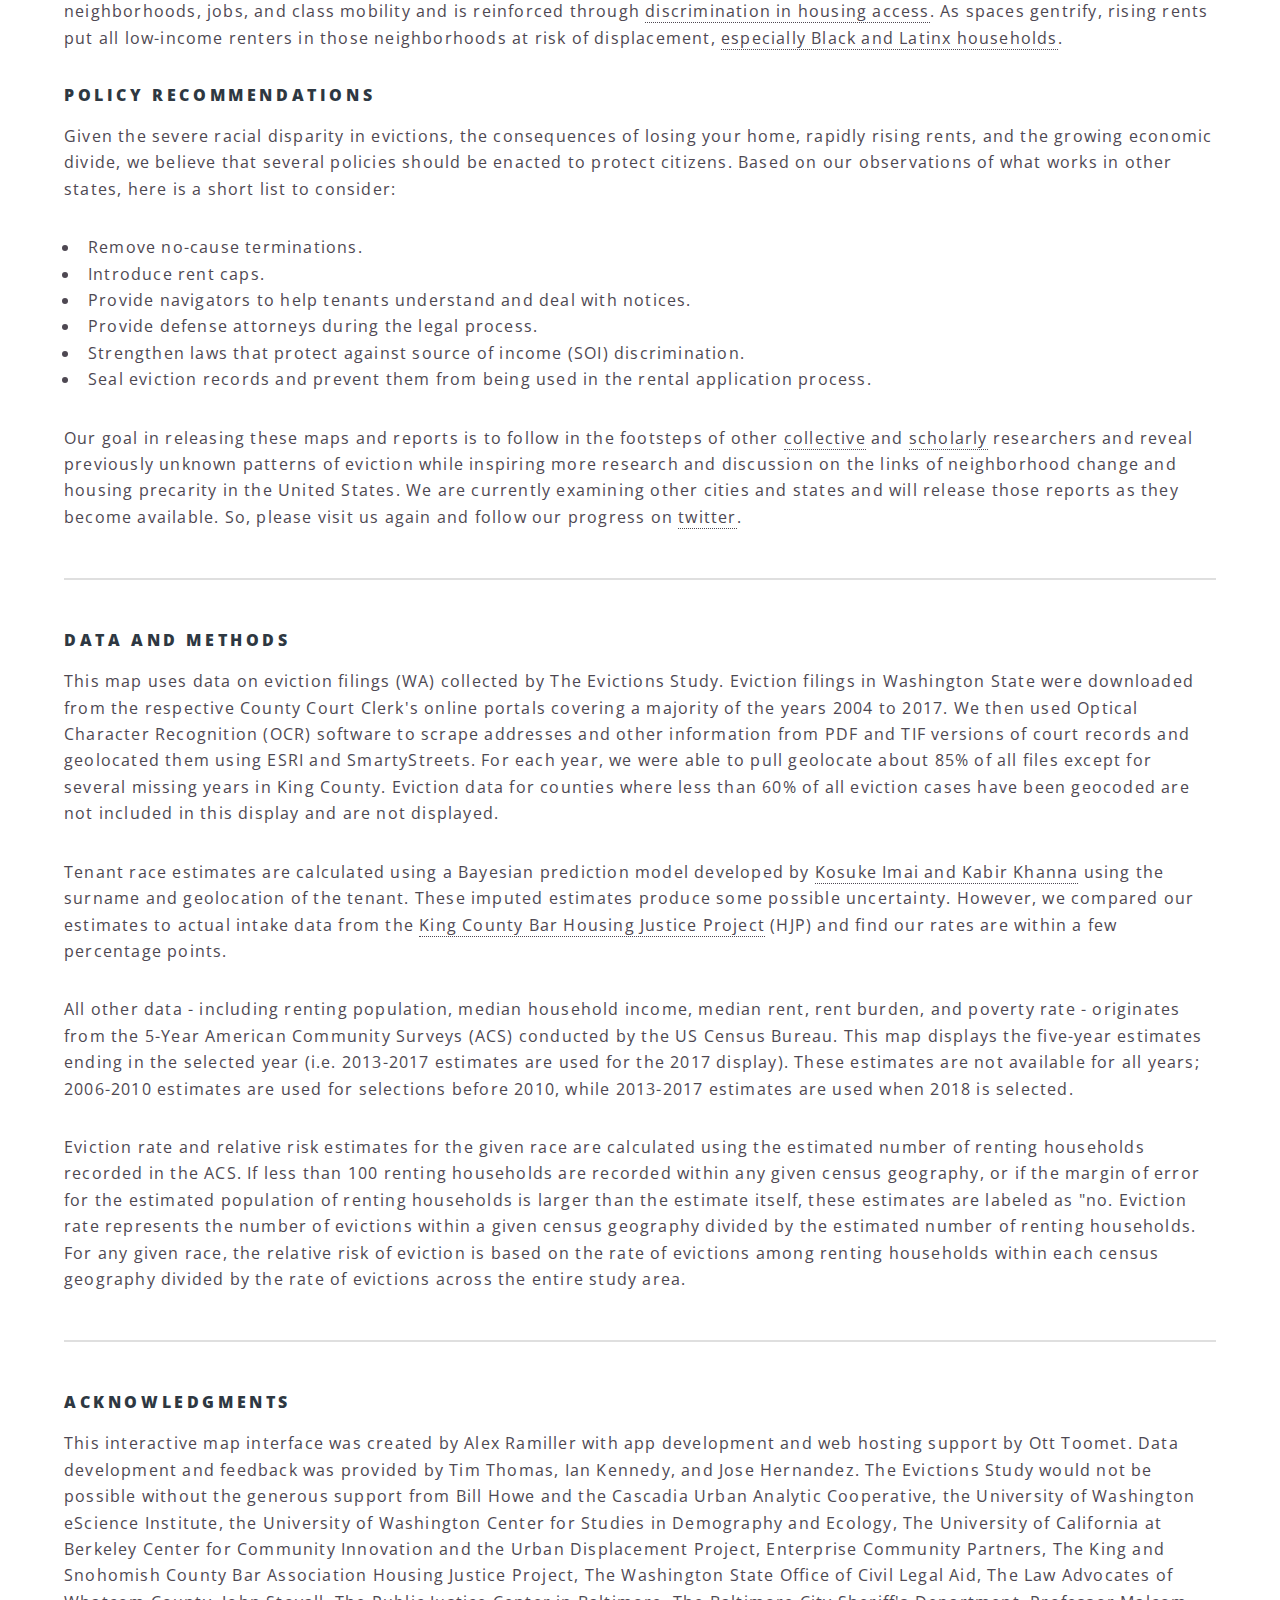
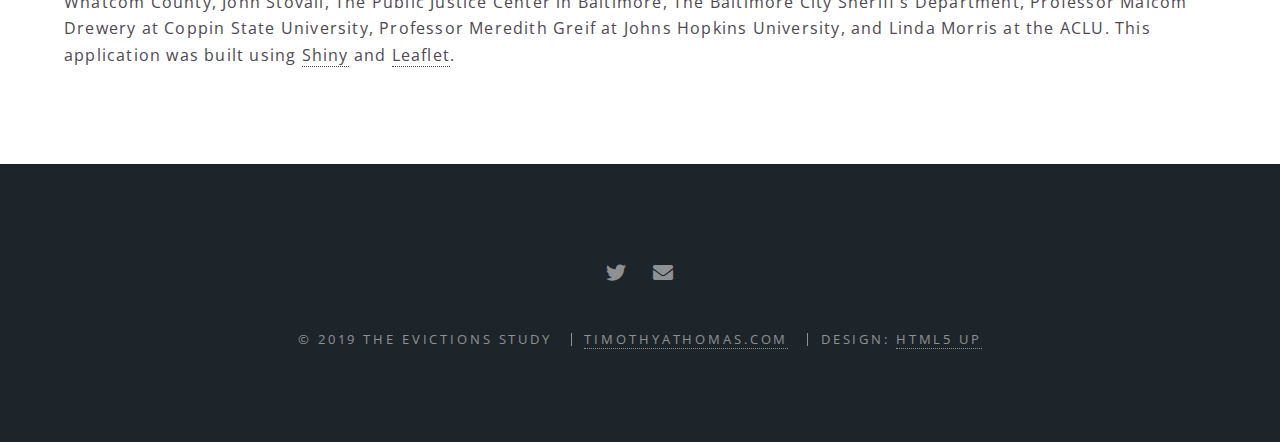
<file: maps.html>
<!DOCTYPE HTML>
<!--
    Spectral by HTML5 UP
    html5up.net | @ajlkn
    Free for personal and commercial use under the CCA 3.0 license (html5up.net/license)
-->
<html>

<head>
    <!-- Global site tag (gtag.js) - Google Analytics -->
    <script async src="https://www.googletagmanager.com/gtag/js?id=UA-20475140-2"></script>
    <script>
    window.dataLayer = window.dataLayer || [];

    function gtag() { dataLayer.push(arguments); }
    gtag('js', new Date());

    gtag('config', 'UA-20475140-2');
    </script>
    <title>Evictions Study Maps</title>
    <meta charset="utf-8" />
    <meta name="viewport" content="width=device-width, initial-scale=1, user-scalable=no" />
    <link rel="stylesheet" href="assets/css/main.css" />
    <noscript>
        <link rel="stylesheet" href="assets/css/noscript.css" /></noscript>
</head>

<body class="is-preload">
    <!-- Facebook -->
    <div id="fb-root"></div>
    <script async defer crossorigin="anonymous" src="https://connect.facebook.net/en_US/sdk.js#xfbml=1&version=v5.0"></script>
    <!-- Page Wrapper -->
    <div id="page-wrapper">
        <!-- Header -->
        <header id="header">
            <h1><a href="index.html">The Evictions Study</a></h1>
            <nav id="nav">
                <ul>
                    <li class="special">
                        <a href="#menu" class="menuToggle"><span>Menu</span></a>
                        <div id="menu">
                            <ul>
                                <li><a href="index.html">Home</a></li>
                                <li><a href="https://evictions.study/maps.html" target="_blank">Maps</a></li>
                                <li><a href="https://evictions.study/washington/" target="_blank">WA Report</a></li>
                                <li><a href="https://www.cascadiadata.org/news/2019/05/15/evictions-legislation.html" target="_blank">Policy Reforms</a></li>
                                <li><a href="mailto:timthomas@berkeley.edu?Subject=Contact%20through%20website">Email</a></li>
                                <!-- <li><a href="about.html">About</a></li> -->
                            </ul>
                        </div>
                    </li>
                </ul>
            </nav>
        </header>
        <!-- Main -->
        <article id="main">
            <header>
                <ul class="actions special">
                    <li><a href="https://tesseract.csde.washington.edu:8080/shiny/evictionmaps/" class="button large" target="blank">Washington Maps</a></li>
                </ul>
                <!--                             <h2><a href="https://tesseract.csde.washington.edu:8080/shiny/evictionmaps/" style="text-decoration: none">Interactive Maps</a></h2> -->
            </header>
            <section class="wrapper style5">
                <div class="inner">
                    <h4>Overview</h4>
                    <p>The Evictions Study Map showcases data collected by our team as a dynamic and interactive visualization, showing the prevalence of eviction filings across four western Washington counties (King, Pierce, Snohomish, and Whatcom)
                        <!-- and physical removals in Baltimore City, Maryland  -->by year and by race at multiple geographic scales. Demographic, income, and rent characteristics are also included to provide context and highlight the attributes of places where evictions tend to occur. Our demographic estimates show <a href="https://evictions.study/washington/results.html#race-of-the-evicted" target="blank">a massive racial disparity making evictions a civil rights issue</a> related to contemporary <a href="https://www.huduser.gov/portal/periodicals/cityscpe/vol17num3/ch1.pdf" target="blank">discrimination in housing access</a> and economic inequality linked to the <a href="https://www.epi.org/publication/the-color-of-law-a-forgotten-history-of-how-our-government-segregated-america/" target="blank">legacies of segregation, policies, and practices directed against persons of color</a>.</p>
                    <p><i>Note that data are not available for every county in every year, and estimates may slightly change as we process more data.</i></p>
                    <ul class="actions special">
                        <li><a href="https://tesseract.csde.washington.edu:8080/shiny/evictionmaps/" target="_blank" class="button primary">See the Map</a></li>
                    </ul>
                    <div style="text-align: center">
                        <a href="https://twitter.com/intent/tweet?button_hashtag=WAEvictionMap&ref_src=twsrc%5Etfw" class="twitter-hashtag-button" data-size="large" data-text="The Evictions Study released an interactive map of evictions for Washington State" data-url="https://evictions.study/maps.html" data-related="timthomas" data-show-count="false">Tweet #WAEvictionMap</a>
                        <script async src="https://platform.twitter.com/widgets.js" charset="utf-8"></script>
                    </div>
                    <div style="text-align: center">
                        <div class="fb-share-button" data-href="https://evictions.study/maps.html" data-layout="button" data-size="large"><a target="_blank" href="https://www.facebook.com/sharer/sharer.php?u=https%3A%2F%2Fevictions.study%2Fmaps.html&amp;src=sdkpreparse" class="fb-xfbml-parse-ignore">Share</a></div>
                    </div>
                    <hr />
                    <h4>Washington State Summary of Findings</h4>
                    <p>
                        Over the past decade, research has shown that <a href="https://scholar.harvard.edu/mdesmond/files/desmond.evictionpoverty.ajs2012.pdf" target="blank">evictions reinforces poverty</a> and limits housing opportunities for the nation's most economically vulnerable. The mark of an eviction sets households on a path of housing insecurity that can prevent them from living in better neighborhoods, establishing beneficial networks and economic opportunities, and is <a href="http://ajph.aphapublications.org/doi/10.2105/AJPH.2013.301468" target="blank">one of the leading indicators of future homelessness</a>.
                    </p>
                    <p>
                        Based on our race estimates, we find that evictions disparately impacts households of color, particularly adults who are Black. In Pierce County, about 7% of the population is Black. However, <a href="https://evictions.study/washington/results.html#race-of-the-evicted" target="blank">1 in 6 Black adults (18% of the Black adult population) were named in an eviction filing</a> from 2013 to 2017. One in eleven black adults were named in King County.
                    </p>
                    <h5>What this map offers</h5>
                    <p>
                        This map shows the relative risk of an eviction for different racial groups within various neighborhoods in Whatcom, Snohomish, King, and Pierce. At the County level the map features all eviction filing counts for the entire state (race estimates are not available at the county level). Note that King County tract and municipality level data is limited to the years 2006, 2010, 2011, 2013, and 2017 and Snohomish County tract and municipality data is missing for 2011 and 2012 due to limited access to these records. For each year, our tract level eviction data covers an average of 85% of all eviction filings, a sample size that is still large enough to provide a realistic estimate of eviction risks and rates.
                    </p>
                    <p>
                        We also provide overlays for state legislative districts, historical redlining zones, and other census variables related to evictions and housing.
                    </p>
                    <h5>Observed Trends</h5>
                    <h6>State Level Trends</h6>
                    <p>
                        When looking at the Washington State 2017 total count of eviction filings at the county level, <b><i>Pierce, Cowlitz, and Benton Counties have the highest relative risk of eviction</i></b> (the probability of an eviction filing in a county as compared to the probability of an eviction filing in the rest of the state). Their relative risks of 1.53 to 1.56 means that the probability of an eviction filing occurring in one of these counties is 53% to 56% higher than the rest of the state. Counties with risks between 20% to 39% higher are Grays Harbor, Snohomish, Franklin, Columbia, Spokane, and Clark Counties.
                    </p>
                    <h6>Neighborhood Level Trends</h6>
                    <p>
                        When examining the 2017 tract relative risk of eviction (the probability of an eviction filing in a neighborhood as compared to the probability of an eviction filing in the rest of the region) <b><i>King County evictions concentrate in southern suburban towns while Snohomish and Pierce Counties have concentrations in the urban cores and nearby outskirts of Everett and Tacoma</i></b>. These areas are also the most racially diverse neighborhoods in these counties.
                    </p>
                    <p>When examining tract level changes from 2006 to 2017, <b><i>King County evictions moved from South Seattle to South King County while Snohomish and Pierce county eviction risks stay relatively stable in place.</i></b> When you set the "Race of Evicted Tenant" on the map to Black, you can see the greatest risk of eviction in 2006 concentrating in South Seattle while risk in 2017 moved further south. In Pierce County, some of the risk is situated in, and around, historically redlined neighborhoods.</p>
                    <p>The flow of King County eviction risk moving south also matches the mobility patterns of persons of color over the past 40 years.</p>
                    <div class="box alt">
                        <div class="row gtr-50 gtr-uniform">
                            <div class="col-12"><span class="image fit"><img src="images/pocmobility.png" alt="" /></span></div>
                        </div>
                        <p>Eviction flows following racial mobility patterns is not unsurprising because of the high rate of evictions among households of color, especially among Black households. Our <a href="https://evictions.study/washington/results.html#race-of-the-evicted" target="blank">report on Washington State</a> estimates that between 2013 and 2017, 1 in 6 Black adults in Pierce County and 1 in 11 Black adults in King County were named in an eviction filing. This high rate of eviction among Black and Latinx households is not simply due to lower incomes, but rather, it relates to the legacies of segregation that prevented many households of color from <a href="https://www.routledge.com/Black-Wealth---White-Wealth-A-New-Perspective-on-Racial-Inequality-2nd/Oliver-Shapiro/p/book/9780415951678" targe="blank">purchasing homes and participate in the building of the middle class</a> through historical policies <a href="https://www.epi.org/publication/the-color-of-law-a-forgotten-history-of-how-our-government-segregated-america/" target="blank">that subjugated and segregated persons of color</a>. The <a href="https://www.annualreviews.org/doi/abs/10.1146/annurev.soc.29.010202.100002" target="blank">dynamics of persistent urban segregation</a> limits access to better neighborhoods, jobs, and class mobility and is reinforced through <a href="https://www.huduser.gov/portal/periodicals/cityscpe/vol17num3/ch1.pdf" target="blank">discrimination in housing access</a>. As spaces gentrify, rising rents put all low-income renters in those neighborhoods at risk of displacement, <a href="https://www.jstor.org/stable/23800983?seq=1" target="blank">especially Black and Latinx households</a>.</p>
                        <h4>Policy Recommendations</h4>
                        <p>Given the severe racial disparity in evictions, the consequences of losing your home, rapidly rising rents, and the growing economic divide, we believe that several policies should be enacted to protect citizens. Based on our observations of what works in other states, here is a short list to consider:
                            <ul>
                                <li>Remove no-cause terminations.</li>
                                <li>Introduce rent caps.</li>
                                <li>Provide navigators to help tenants understand and deal with notices.</li>
                                <li>Provide defense attorneys during the legal process.</li>
                                <li>Strengthen laws that protect against source of income (SOI) discrimination.</li>
                                <li>Seal eviction records and prevent them from being used in the rental application process.</li>
                            </ul>
                            <!--update this when we release more-->
                            <p>Our goal in releasing these maps and reports is to follow in the footsteps of other <a href="https://www.antievictionmap.com" target="blank">collective</a> and <a href="https://evictionlab.org">scholarly</a> researchers and reveal previously unknown patterns of eviction while inspiring more research and discussion on the links of neighborhood change and housing precarity in the United States. We are currently examining other cities and states and will release those reports as they become available. So, please visit us again and follow our progress on <a href="https://twitter.com/timthomas" targe="blank">twitter</a>.</p>
                            <hr />
                            <h4>Data and Methods</h4>
                            <p>This map uses data on eviction filings (WA)
                                <!-- and physical removals (MD)  -->collected by The Evictions Study. Eviction filings in Washington State were downloaded from the respective County Court Clerk's online portals covering a majority of the years 2004 to 2017. We then used Optical Character Recognition (OCR) software to scrape addresses and other information from PDF and TIF versions of court records and geolocated them using ESRI and SmartyStreets.
                                <!-- Data on physical removals in Baltimore were provided by the Baltimore County Sheriff’s Department list of scheduled evictions for 2018.  -->For each year, we were able to pull geolocate about 85% of all files except for several missing years in King County. Eviction data for counties where less than 60% of all eviction cases have been geocoded are not included in this display and are not displayed.</p>
                            <p>Tenant race estimates are calculated using a Bayesian prediction model developed by <a href="https://github.com/kosukeimai/wru" target="blank">Kosuke Imai and Kabir Khanna</a> using the surname and geolocation of the tenant. These imputed estimates produce some possible uncertainty. However, we compared our estimates to actual intake data from the <a href="https://www.kcba.org/For-the-Public/Free-Legal-Assistance/Housing-Justice-Project" target="blank">King County Bar Housing Justice Project</a> (HJP) and find our rates are within a few percentage points.</p>
                            <p>All other data - including renting population, median household income, median rent, rent burden, and poverty rate - originates from the 5-Year American Community Surveys (ACS) conducted by the US Census Bureau. This map displays the five-year estimates ending in the selected year (i.e. 2013-2017 estimates are used for the 2017 display). These estimates are not available for all years; 2006-2010 estimates are used for selections before 2010, while 2013-2017 estimates are used when 2018 is selected.</p>
                            <p>Eviction rate and relative risk estimates for the given race are calculated using the estimated number of renting households recorded in the ACS. If less than 100 renting households are recorded within any given census geography, or if the margin of error for the estimated population of renting households is larger than the estimate itself, these estimates are labeled as "no. Eviction rate represents the number of evictions within a given census geography divided by the estimated number of renting households. For any given race, the relative risk of eviction is based on the rate of evictions among renting households within each census geography divided by the rate of evictions across the entire study area.</p>
                            <hr />
                            <h4>Acknowledgments</h4>
                            <!-- <p>Lorem ipsum dolor sit amet nullam id egestas urna aliquam</p> -->
                            <p>This interactive map interface was created by Alex Ramiller with app development and web hosting support by Ott Toomet. Data development and feedback was provided by Tim Thomas, Ian Kennedy, and Jose Hernandez. The Evictions Study would not be possible without the generous support from Bill Howe and the Cascadia Urban Analytic Cooperative, the University of Washington eScience Institute, the University of Washington Center for Studies in Demography and Ecology, The University of California at Berkeley Center for Community Innovation and the Urban Displacement Project, Enterprise Community Partners, The King and Snohomish County Bar Association Housing Justice Project, The Washington State Office of Civil Legal Aid, The Law Advocates of Whatcom County, John Stovall, The Public Justice Center in Baltimore, The Baltimore City Sheriff's Department, Professor Malcom Drewery at Coppin State University, Professor Meredith Greif at Johns Hopkins University, and Linda Morris at the ACLU. This application was built using <a href="https://shiny.rstudio.com/" target="blank">Shiny</a> and <a href="https://leafletjs.com/" target="blank">Leaflet</a>.</p>
            </section>
        </article>
        <!-- Footer -->
        <footer id="footer">
            <ul class="icons">
                <li><a href="https://twitter.com/timthomas" class="icon brands fa-twitter" target="_blank"><span class="label">Twitter</span></a></li>
                <!-- <li><a href="#" class="icon brands fa-facebook-f"><span class="label">Facebook</span></a></li> -->
                <!-- <li><a href="#" class="icon brands fa-instagram"><span class="label">Instagram</span></a></li> -->
                <!-- <li><a href="#" class="icon brands fa-dribbble"><span class="label">Dribbble</span></a></li> -->
                <li><a href="mailto:timthomas@berkeley.edu?Subject=Contact%20through%20website" class="icon solid fa-envelope" target="_blank"><span class="label">Email</span></a></li>
            </ul>
            <div>
                <ul class="copyright">
                    <li>&copy; 2019 the evictions study</li>
                    <li><a href="http:timothyathomas.com" target="_blank">timothyathomas.com</a></li>
                    <li>Design: <a href="http://html5up.net" target="_blank">HTML5 UP</a></li>
                </ul>
        </footer>
    </div>
    <!-- Scripts -->
    <script src="assets/js/jquery.min.js"></script>
    <script src="assets/js/jquery.scrollex.min.js"></script>
    <script src="assets/js/jquery.scrolly.min.js"></script>
    <script src="assets/js/browser.min.js"></script>
    <script src="assets/js/breakpoints.min.js"></script>
    <script src="assets/js/util.js"></script>
    <script src="assets/js/main.js"></script>
</body>

</html>
</file>
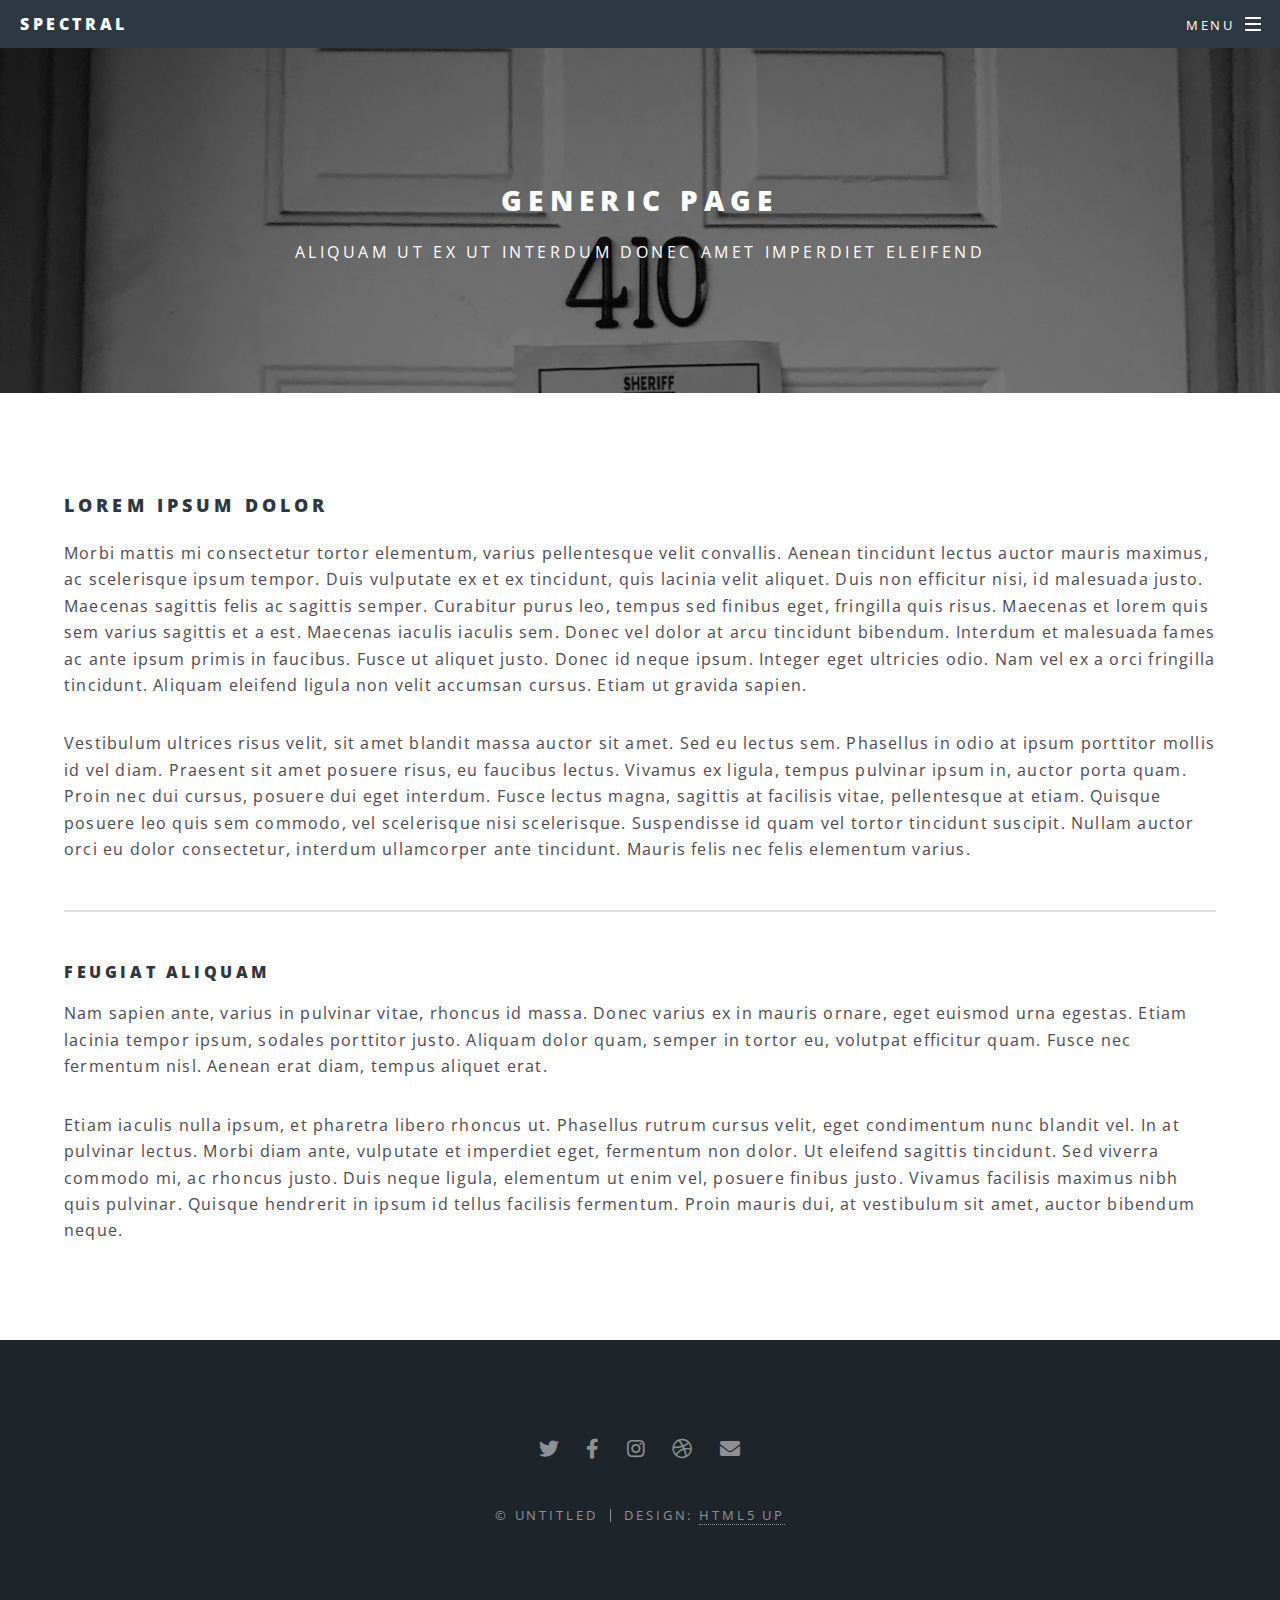
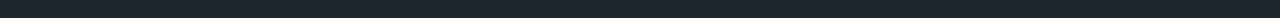
<file: methodology.html>
<!DOCTYPE HTML>
<!--
	Spectral by HTML5 UP
	html5up.net | @ajlkn
	Free for personal and commercial use under the CCA 3.0 license (html5up.net/license)
-->
<html>
	<head>
		<title>Generic - Spectral by HTML5 UP</title>
		<meta charset="utf-8" />
		<meta name="viewport" content="width=device-width, initial-scale=1, user-scalable=no" />
		<link rel="stylesheet" href="assets/css/main.css" />
		<noscript><link rel="stylesheet" href="assets/css/noscript.css" /></noscript>
	</head>
	<body class="is-preload">

		<!-- Page Wrapper -->
			<div id="page-wrapper">

				<!-- Header -->
					<header id="header">
						<h1><a href="index.html">Spectral</a></h1>
						<nav id="nav">
							<ul>
								<li class="special">
									<a href="#menu" class="menuToggle"><span>Menu</span></a>
									<div id="menu">
										<ul>
											<li><a href="index.html">Home</a></li>
											<li><a href="generic.html">Generic</a></li>
											<li><a href="elements.html">Elements</a></li>
											<li><a href="#">Sign Up</a></li>
											<li><a href="#">Log In</a></li>
										</ul>
									</div>
								</li>
							</ul>
						</nav>
					</header>

				<!-- Main -->
					<article id="main">
						<header>
							<h2>Generic Page</h2>
							<p>Aliquam ut ex ut interdum donec amet imperdiet eleifend</p>
						</header>
						<section class="wrapper style5">
							<div class="inner">

								<h3>Lorem ipsum dolor</h3>
								<p>Morbi mattis mi consectetur tortor elementum, varius pellentesque velit convallis. Aenean tincidunt lectus auctor mauris maximus, ac scelerisque ipsum tempor. Duis vulputate ex et ex tincidunt, quis lacinia velit aliquet. Duis non efficitur nisi, id malesuada justo. Maecenas sagittis felis ac sagittis semper. Curabitur purus leo, tempus sed finibus eget, fringilla quis risus. Maecenas et lorem quis sem varius sagittis et a est. Maecenas iaculis iaculis sem. Donec vel dolor at arcu tincidunt bibendum. Interdum et malesuada fames ac ante ipsum primis in faucibus. Fusce ut aliquet justo. Donec id neque ipsum. Integer eget ultricies odio. Nam vel ex a orci fringilla tincidunt. Aliquam eleifend ligula non velit accumsan cursus. Etiam ut gravida sapien.</p>

								<p>Vestibulum ultrices risus velit, sit amet blandit massa auctor sit amet. Sed eu lectus sem. Phasellus in odio at ipsum porttitor mollis id vel diam. Praesent sit amet posuere risus, eu faucibus lectus. Vivamus ex ligula, tempus pulvinar ipsum in, auctor porta quam. Proin nec dui cursus, posuere dui eget interdum. Fusce lectus magna, sagittis at facilisis vitae, pellentesque at etiam. Quisque posuere leo quis sem commodo, vel scelerisque nisi scelerisque. Suspendisse id quam vel tortor tincidunt suscipit. Nullam auctor orci eu dolor consectetur, interdum ullamcorper ante tincidunt. Mauris felis nec felis elementum varius.</p>

								<hr />

								<h4>Feugiat aliquam</h4>
								<p>Nam sapien ante, varius in pulvinar vitae, rhoncus id massa. Donec varius ex in mauris ornare, eget euismod urna egestas. Etiam lacinia tempor ipsum, sodales porttitor justo. Aliquam dolor quam, semper in tortor eu, volutpat efficitur quam. Fusce nec fermentum nisl. Aenean erat diam, tempus aliquet erat.</p>

								<p>Etiam iaculis nulla ipsum, et pharetra libero rhoncus ut. Phasellus rutrum cursus velit, eget condimentum nunc blandit vel. In at pulvinar lectus. Morbi diam ante, vulputate et imperdiet eget, fermentum non dolor. Ut eleifend sagittis tincidunt. Sed viverra commodo mi, ac rhoncus justo. Duis neque ligula, elementum ut enim vel, posuere finibus justo. Vivamus facilisis maximus nibh quis pulvinar. Quisque hendrerit in ipsum id tellus facilisis fermentum. Proin mauris dui, at vestibulum sit amet, auctor bibendum neque.</p>

							</div>
						</section>
					</article>

				<!-- Footer -->
					<footer id="footer">
						<ul class="icons">
							<li><a href="#" class="icon brands fa-twitter"><span class="label">Twitter</span></a></li>
							<li><a href="#" class="icon brands fa-facebook-f"><span class="label">Facebook</span></a></li>
							<li><a href="#" class="icon brands fa-instagram"><span class="label">Instagram</span></a></li>
							<li><a href="#" class="icon brands fa-dribbble"><span class="label">Dribbble</span></a></li>
							<li><a href="#" class="icon solid fa-envelope"><span class="label">Email</span></a></li>
						</ul>
						<ul class="copyright">
							<li>&copy; Untitled</li><li>Design: <a href="http://html5up.net">HTML5 UP</a></li>
						</ul>
					</footer>

			</div>

		<!-- Scripts -->
			<script src="assets/js/jquery.min.js"></script>
			<script src="assets/js/jquery.scrollex.min.js"></script>
			<script src="assets/js/jquery.scrolly.min.js"></script>
			<script src="assets/js/browser.min.js"></script>
			<script src="assets/js/breakpoints.min.js"></script>
			<script src="assets/js/util.js"></script>
			<script src="assets/js/main.js"></script>

	</body>
</html>
</file>
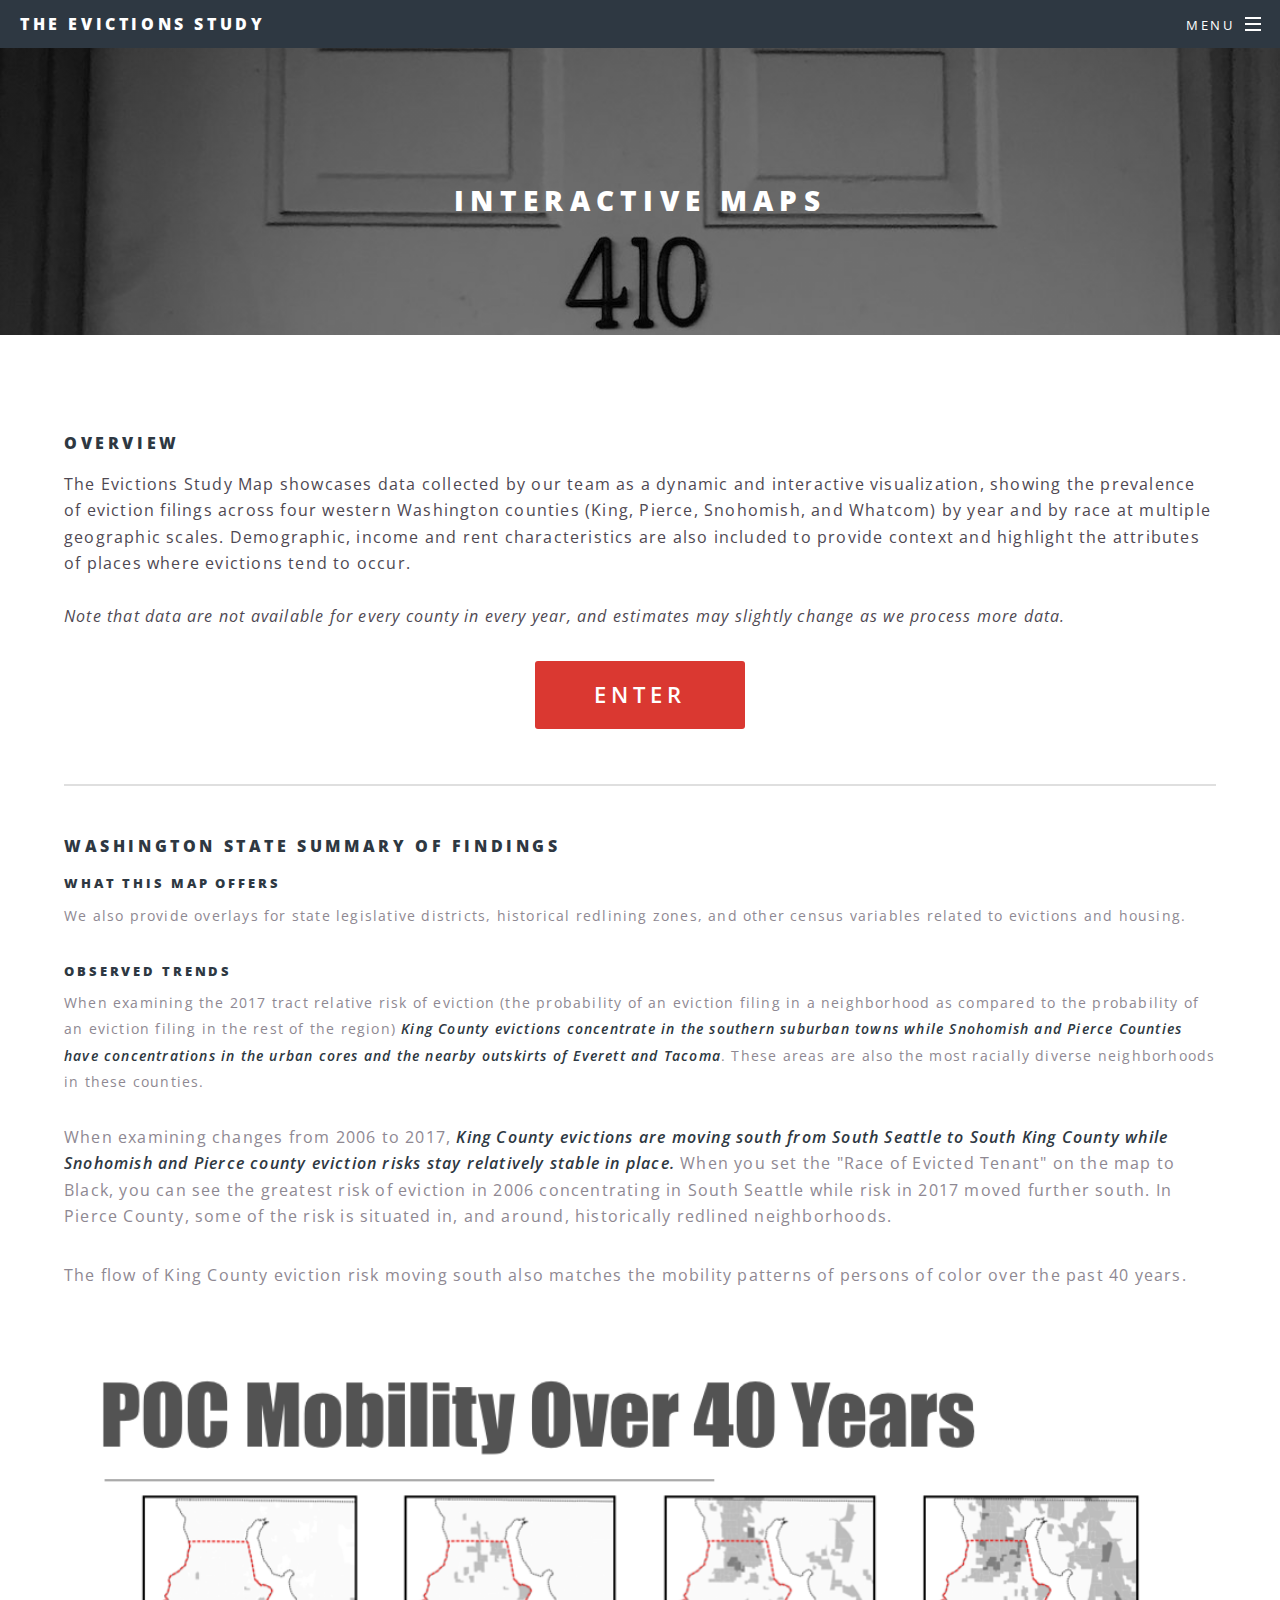
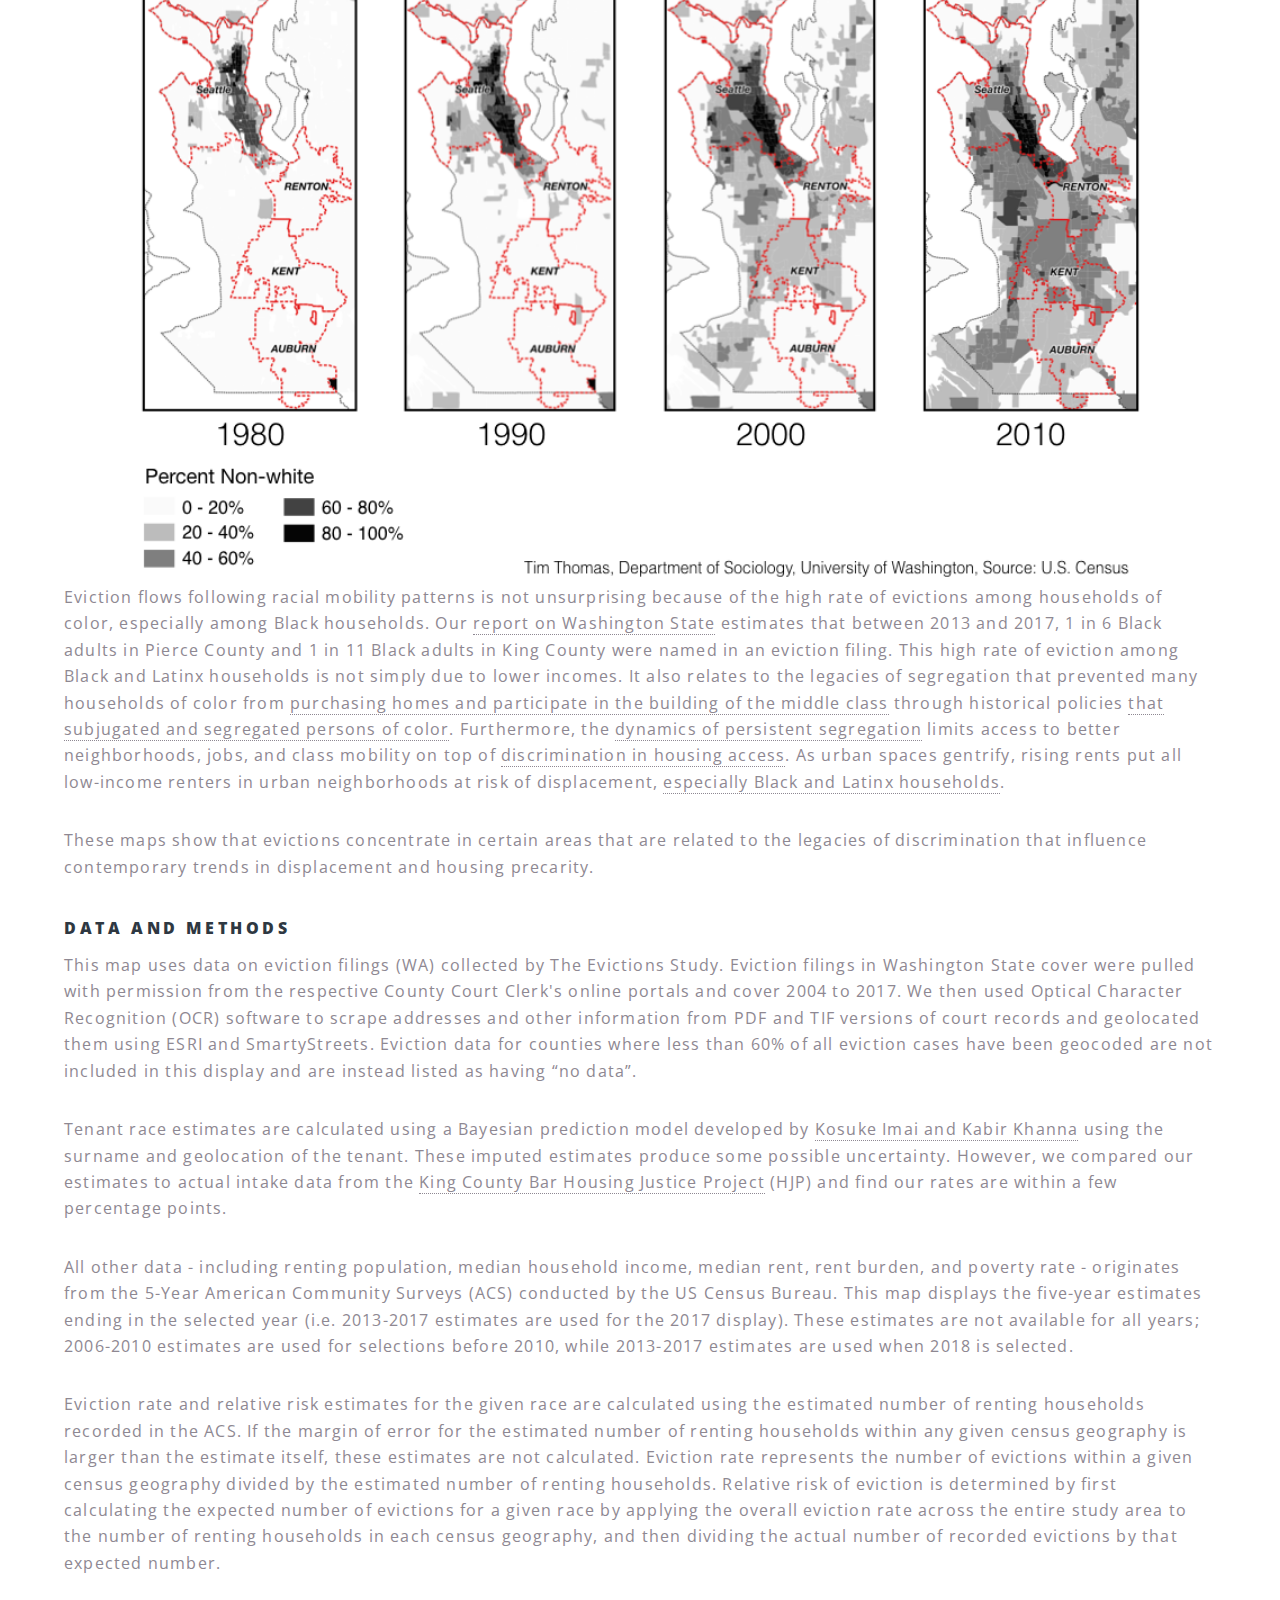
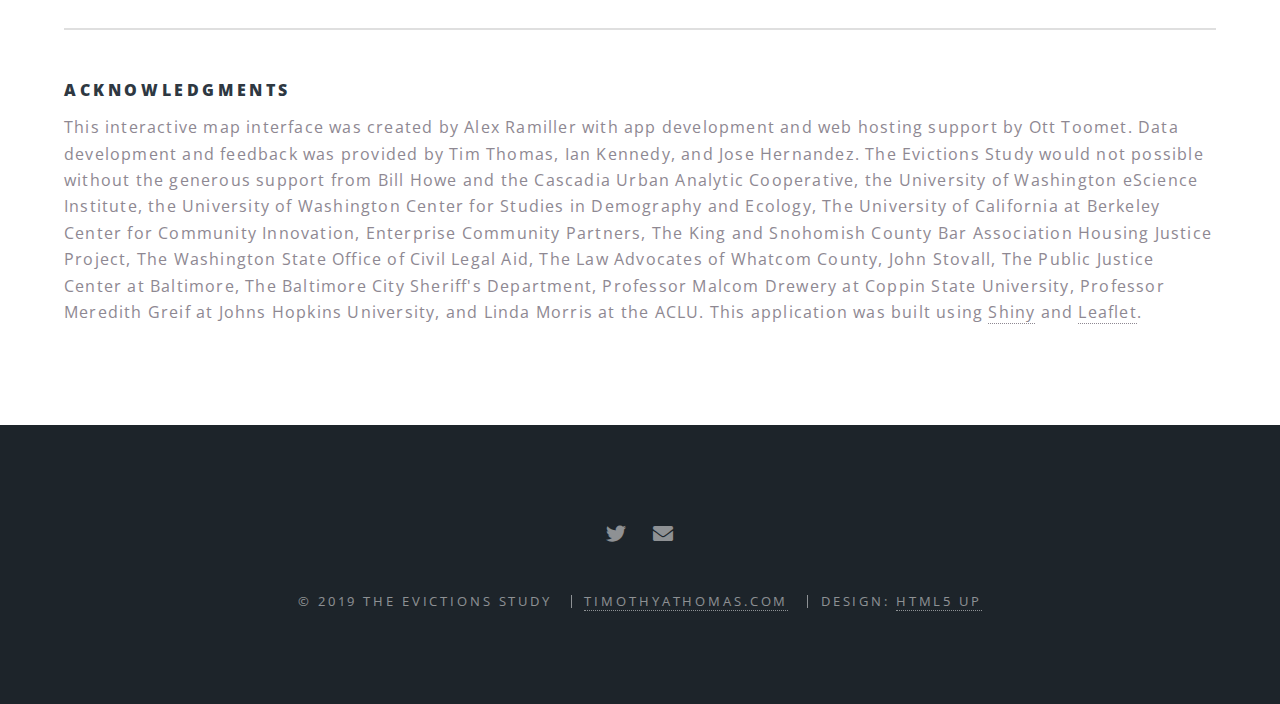
<file: test_maps.html>
<!DOCTYPE HTML>
<!--
Spectral by HTML5 UP
html5up.net | @ajlkn
Free for personal and commercial use under the CCA 3.0 license (html5up.net/license)
-->
<html>
    <head>
        <!-- logo -->
        <link rel="icon" type="image/png" href="https://evictionresearch.net/archive/png/color/EvictionsStudy_EmblemCircle_red_icon.jpeg" />
        <title>Evictions Study Maps</title>
        <meta charset="utf-8" />
        <meta name="viewport" content="width=device-width, initial-scale=1, user-scalable=no" />
        <link rel="stylesheet" href="assets/css/main.css" />
        <noscript><link rel="stylesheet" href="assets/css/noscript.css" /></noscript>
    </head>
    <body class="is-preload">
        <!-- Page Wrapper -->
        <div id="page-wrapper">
            <!-- Header -->
            <header id="header">
                <h1><a href="index.html">The Evictions Study</a></h1>
                <nav id="nav">
                    <ul>
                        <li class="special">
                            <a href="#menu" class="menuToggle"><span>Menu</span></a>
                            <div id="menu">
                                <ul>
                                    <li><a href="index.html">Home</a></li>
                                    <li><a href="https://evictions.study/maps.html" target="_blank">Maps</a></li>
                                    <li><a href="https://evictions.study/washington/" target="_blank">WA Report</a></li>
                                    <li><a href="https://www.cascadiadata.org/news/2019/05/15/evictions-legislation.html" target="_blank">Policy Reforms</a></li>
                                    <li><a href="mailto:timthomas@berkeley.edu?Subject=Contact%20through%20website">Email</a></li>
                                    <!-- <li><a href="about.html">About</a></li> -->
                                </ul>
                            </div>
                        </li>
                    </ul>
                </nav>
            </header>
            <!-- Main -->
            <article id="main">
                <header>
                    <h2>Interactive Maps</h2>
                </header>
                <section class="wrapper style5">
                    <div class="inner">
                        <section>
                            <h4>Overview</h4>
                            <p>The Evictions Study Map showcases data collected by our team as a dynamic and interactive visualization, showing the prevalence of eviction filings across four western Washington counties (King, Pierce, Snohomish, and Whatcom) <!-- and physical removals in Baltimore City, Maryland  -->by year and by race at multiple geographic scales. Demographic, income and rent characteristics are also included to provide context and highlight the attributes of places where evictions tend to occur.
                            <br><br>
                            <i>Note that data are not available for every county in every year, and estimates may slightly change as we process more data.</i>
                        </p>
                        <ul class="actions special">
                            <li><a href="https://tesseract.csde.washington.edu:8080/shiny/evictionmaps/" target="_blank" class="button primary large">Enter</a></li>
                        </ul>
                        <hr />
                        <header>
                            <h4>Washington State Summary of Findings</h4>
                            <h5>What this map offers</h5>
                            
                            <p>We also provide overlays for state legislative districts, historical redlining zones, and other census variables related to evictions and housing.</p>
                            <h5>Observed Trends</h5>
                            <p>When examining the 2017 tract relative risk of eviction (the probability of an eviction filing in a neighborhood as compared to the probability of an eviction filing in the rest of the region) <b><i>King County evictions concentrate in the southern suburban towns while Snohomish and Pierce Counties have concentrations in the urban cores and the nearby outskirts of Everett and Tacoma</i></b>. These areas are also the most racially diverse neighborhoods in these counties.
                            </p>
                            <p>When examining changes from 2006 to 2017, <b><i>King County evictions are moving south from South Seattle to South King County while Snohomish and Pierce county eviction risks stay relatively stable in place.</i></b> When you set the "Race of Evicted Tenant" on the map to Black, you can see the greatest risk of eviction in 2006 concentrating in South Seattle while risk in 2017 moved further south. In Pierce County, some of the risk is situated in, and around, historically redlined neighborhoods.</p>
                            <p>The flow of King County eviction risk moving south also matches the mobility patterns of persons of color over the past 40 years.
                            </p>
                            <div class="box alt">
                                <div class="row gtr-50 gtr-uniform">
                                    <div class="col-12"><span class="image fit"><img src="images/pocmobility.png" alt="" /></span></div>
                                </div>
                                <p>Eviction flows following racial mobility patterns is not unsurprising because of the high rate of evictions among households of color, especially among Black households. Our <a href="https://evictions.study/washington/results.html#race-of-the-evicted" target="blank">report on Washington State</a> estimates that between 2013 and 2017, 1 in 6 Black adults in Pierce County and 1 in 11 Black adults in King County were named in an eviction filing. This high rate of eviction among Black and Latinx households is not simply due to lower incomes. It also relates to the legacies of segregation that prevented many households of color from <a href="https://www.routledge.com/Black-Wealth---White-Wealth-A-New-Perspective-on-Racial-Inequality-2nd/Oliver-Shapiro/p/book/9780415951678" targe="blank">purchasing homes and participate in the building of the middle class</a> through historical policies <a href="https://www.epi.org/publication/the-color-of-law-a-forgotten-history-of-how-our-government-segregated-america/" target="blank">that subjugated and segregated persons of color</a>. Furthermore, the <a href="https://www.annualreviews.org/doi/abs/10.1146/annurev.soc.29.010202.100002" target="blank">dynamics of persistent segregation</a> limits access to better neighborhoods, jobs, and class mobility on top of <a href="https://www.huduser.gov/portal/periodicals/cityscpe/vol17num3/ch1.pdf" target="blank">discrimination in housing access</a>. As urban spaces gentrify, rising rents put all low-income renters in urban neighborhoods at risk of displacement, <a href="https://www.jstor.org/stable/23800983?seq=1" target="blank">especially Black and Latinx households</a>.</p>
                                <p>These maps show that evictions concentrate in certain areas that are related to the legacies of discrimination that influence contemporary trends in displacement and housing precarity.</p>
                                
                                <header>
                                    <h4>Data and Methods</h4>
                                    <!-- <p>Lorem ipsum dolor sit amet nullam id egestas urna aliquam</p> -->
                                </header>
                                <p>This map uses data on eviction filings (WA) <!-- and physical removals (MD)  -->collected by The Evictions Study. Eviction filings in Washington State cover were pulled with permission from the respective County Court Clerk's online portals and cover 2004 to 2017. We then used Optical Character Recognition (OCR) software to scrape addresses and other information from PDF and TIF versions of court records and geolocated them using ESRI and SmartyStreets. <!-- Data on physical removals in Baltimore were provided by the Baltimore County Sheriff’s Department list of scheduled evictions for 2018.  -->Eviction data for counties where less than 60% of all eviction cases have been geocoded are not included in this display and are instead listed as having “no data”.</p>
                                
                                <p>Tenant race estimates are calculated using a Bayesian prediction model developed by <a href="https://github.com/kosukeimai/wru" target="blank">Kosuke Imai and Kabir Khanna</a> using the surname and geolocation of the tenant. These imputed estimates produce some possible uncertainty. However, we compared our estimates to actual intake data from the <a href="https://www.kcba.org/For-the-Public/Free-Legal-Assistance/Housing-Justice-Project" target="blank">King County Bar Housing Justice Project</a> (HJP) and find our rates are within a few percentage points.</p>
                                
                                <p>All other data - including renting population, median household income, median rent, rent burden, and poverty rate - originates from the 5-Year American Community Surveys (ACS) conducted by the US Census Bureau. This map displays the five-year estimates ending in the selected year (i.e. 2013-2017 estimates are used for the 2017 display). These estimates are not available for all years; 2006-2010 estimates are used for selections before 2010, while 2013-2017 estimates are used when 2018 is selected.</p>
                                
                                <p>Eviction rate and relative risk estimates for the given race are calculated using the estimated number of renting households recorded in the ACS. If the margin of error for the estimated number of renting households within any given census geography is larger than the estimate itself, these estimates are not calculated. Eviction rate represents the number of evictions within a given census geography divided by the estimated number of renting households. Relative risk of eviction is determined by first calculating the expected number of evictions for a given race by applying the overall eviction rate across the entire study area to the number of renting households in each census geography, and then dividing the actual number of recorded evictions by that expected number.</p>
                                <hr />
                                <section>
                                    <header>
                                        <h4>Acknowledgments</h4>
                                        <!-- <p>Lorem ipsum dolor sit amet nullam id egestas urna aliquam</p> -->
                                    </header>
                                    <p>This interactive map interface was created by Alex Ramiller with app development and web hosting support by Ott Toomet. Data development and feedback was provided by Tim Thomas, Ian Kennedy, and Jose Hernandez. The Evictions Study would not possible without the generous support from Bill Howe and the Cascadia Urban Analytic Cooperative, the University of Washington eScience Institute, the University of Washington Center for Studies in Demography and Ecology, The University of California at Berkeley Center for Community Innovation, Enterprise Community Partners, The King and Snohomish County Bar Association Housing Justice Project, The Washington State Office of Civil Legal Aid, The Law Advocates of Whatcom County, John Stovall, The Public Justice Center at Baltimore, The Baltimore City Sheriff's Department, Professor Malcom Drewery at Coppin State University, Professor Meredith Greif at Johns Hopkins University, and Linda Morris at the ACLU. This application was built using <a href="https://shiny.rstudio.com/" target="blank">Shiny</a> and <a href="https://leafletjs.com/" target="blank">Leaflet</a>.</p>
                                </section>
                            </section>
                        </article>
                        <!-- Footer -->
                        <footer id="footer">
                            <ul class="icons">
                                <li><a href="https://twitter.com/timthomas" class="icon brands fa-twitter" target="_blank"><span class="label">Twitter</span></a></li>
                                <!-- <li><a href="#" class="icon brands fa-facebook-f"><span class="label">Facebook</span></a></li> -->
                                <!-- <li><a href="#" class="icon brands fa-instagram"><span class="label">Instagram</span></a></li> -->
                                <!-- <li><a href="#" class="icon brands fa-dribbble"><span class="label">Dribbble</span></a></li> -->
                                <li><a href="mailto:timthomas@berkeley.edu?Subject=Contact%20through%20website" class="icon solid fa-envelope" target="_blank"><span class="label">Email</span></a></li>
                            </ul>
                            <div>
                                <ul class="copyright">
                                    <li>&copy; 2019 the evictions study</li>
                                    <li><a href="http:timothyathomas.com" target="_blank">timothyathomas.com</a></li>
                                    <li>Design: <a href="http://html5up.net" target="_blank">HTML5 UP</a></li>
                                </ul>
                            </footer>
                        </div>
                        <!-- Scripts -->
                        <script src="assets/js/jquery.min.js"></script>
                        <script src="assets/js/jquery.scrollex.min.js"></script>
                        <script src="assets/js/jquery.scrolly.min.js"></script>
                        <script src="assets/js/browser.min.js"></script>
                        <script src="assets/js/breakpoints.min.js"></script>
                        <script src="assets/js/util.js"></script>
                        <script src="assets/js/main.js"></script>
                    </body>
                </html>
</file>
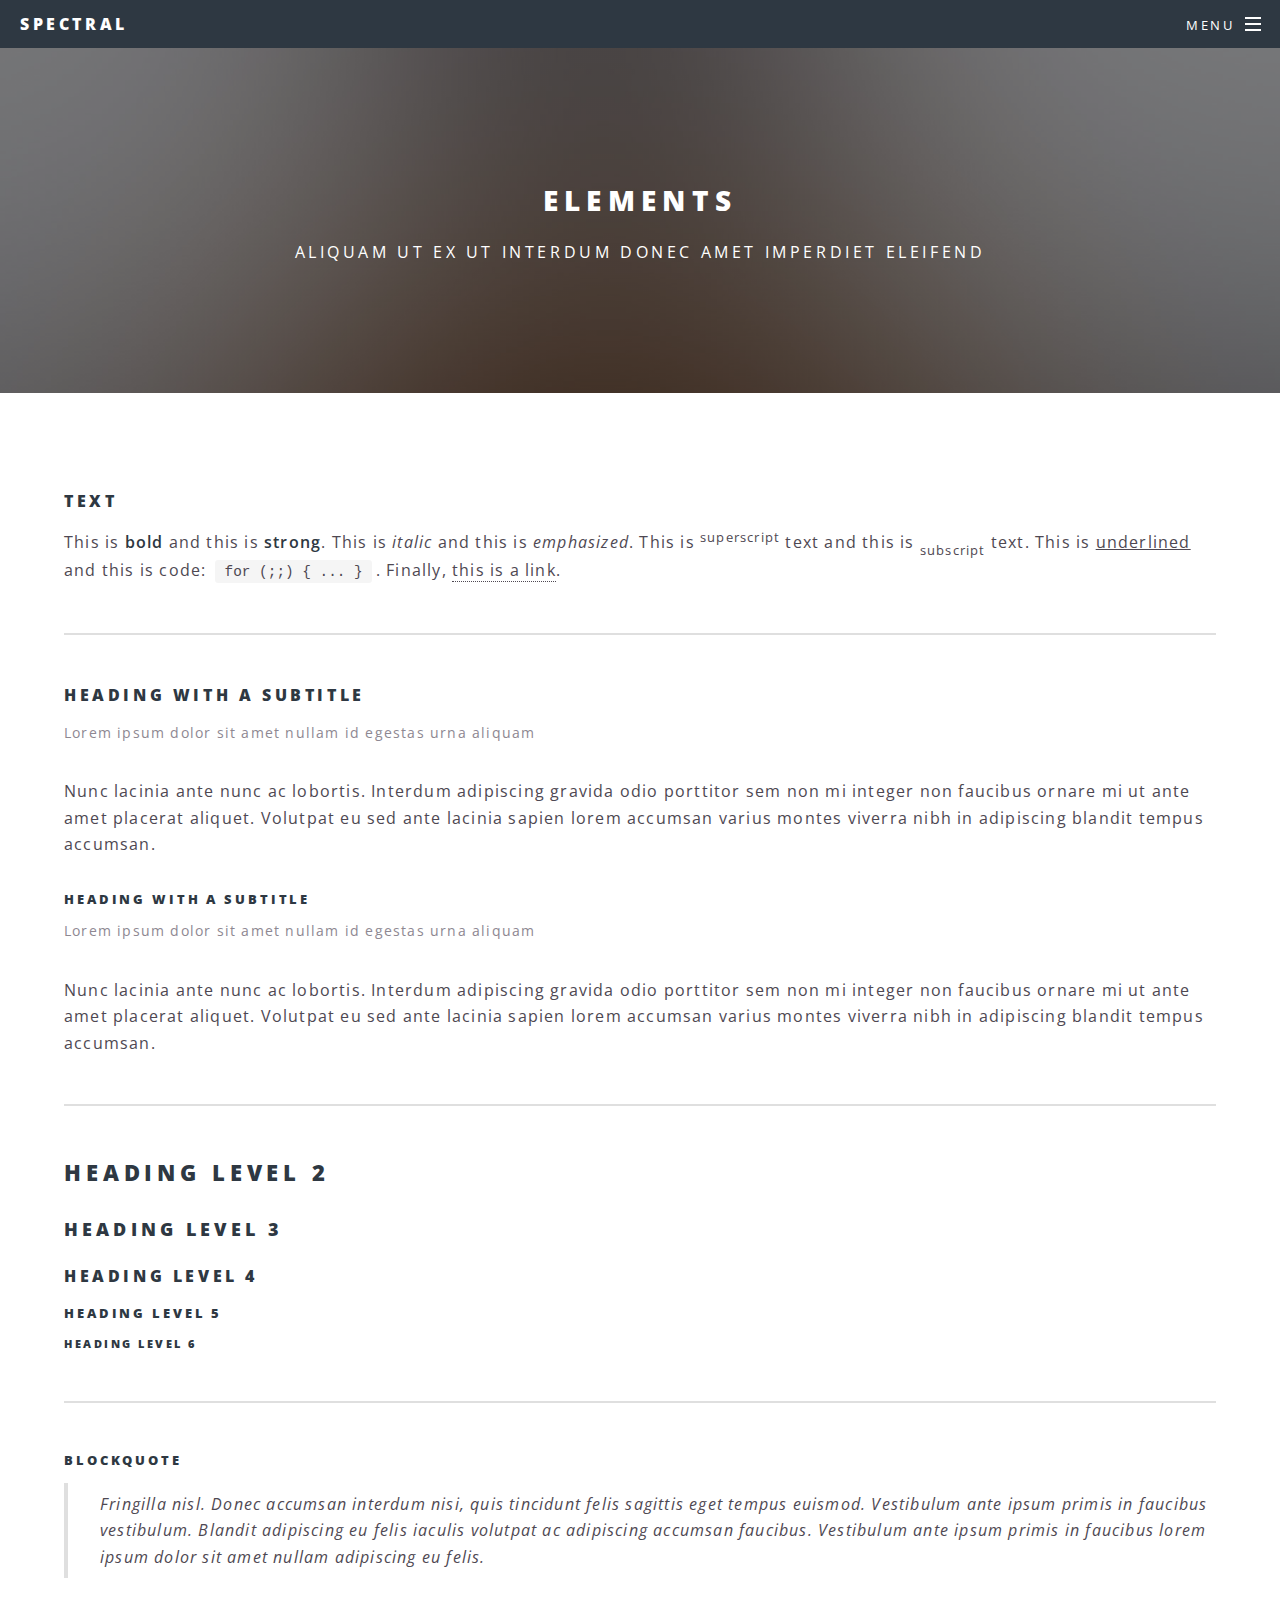
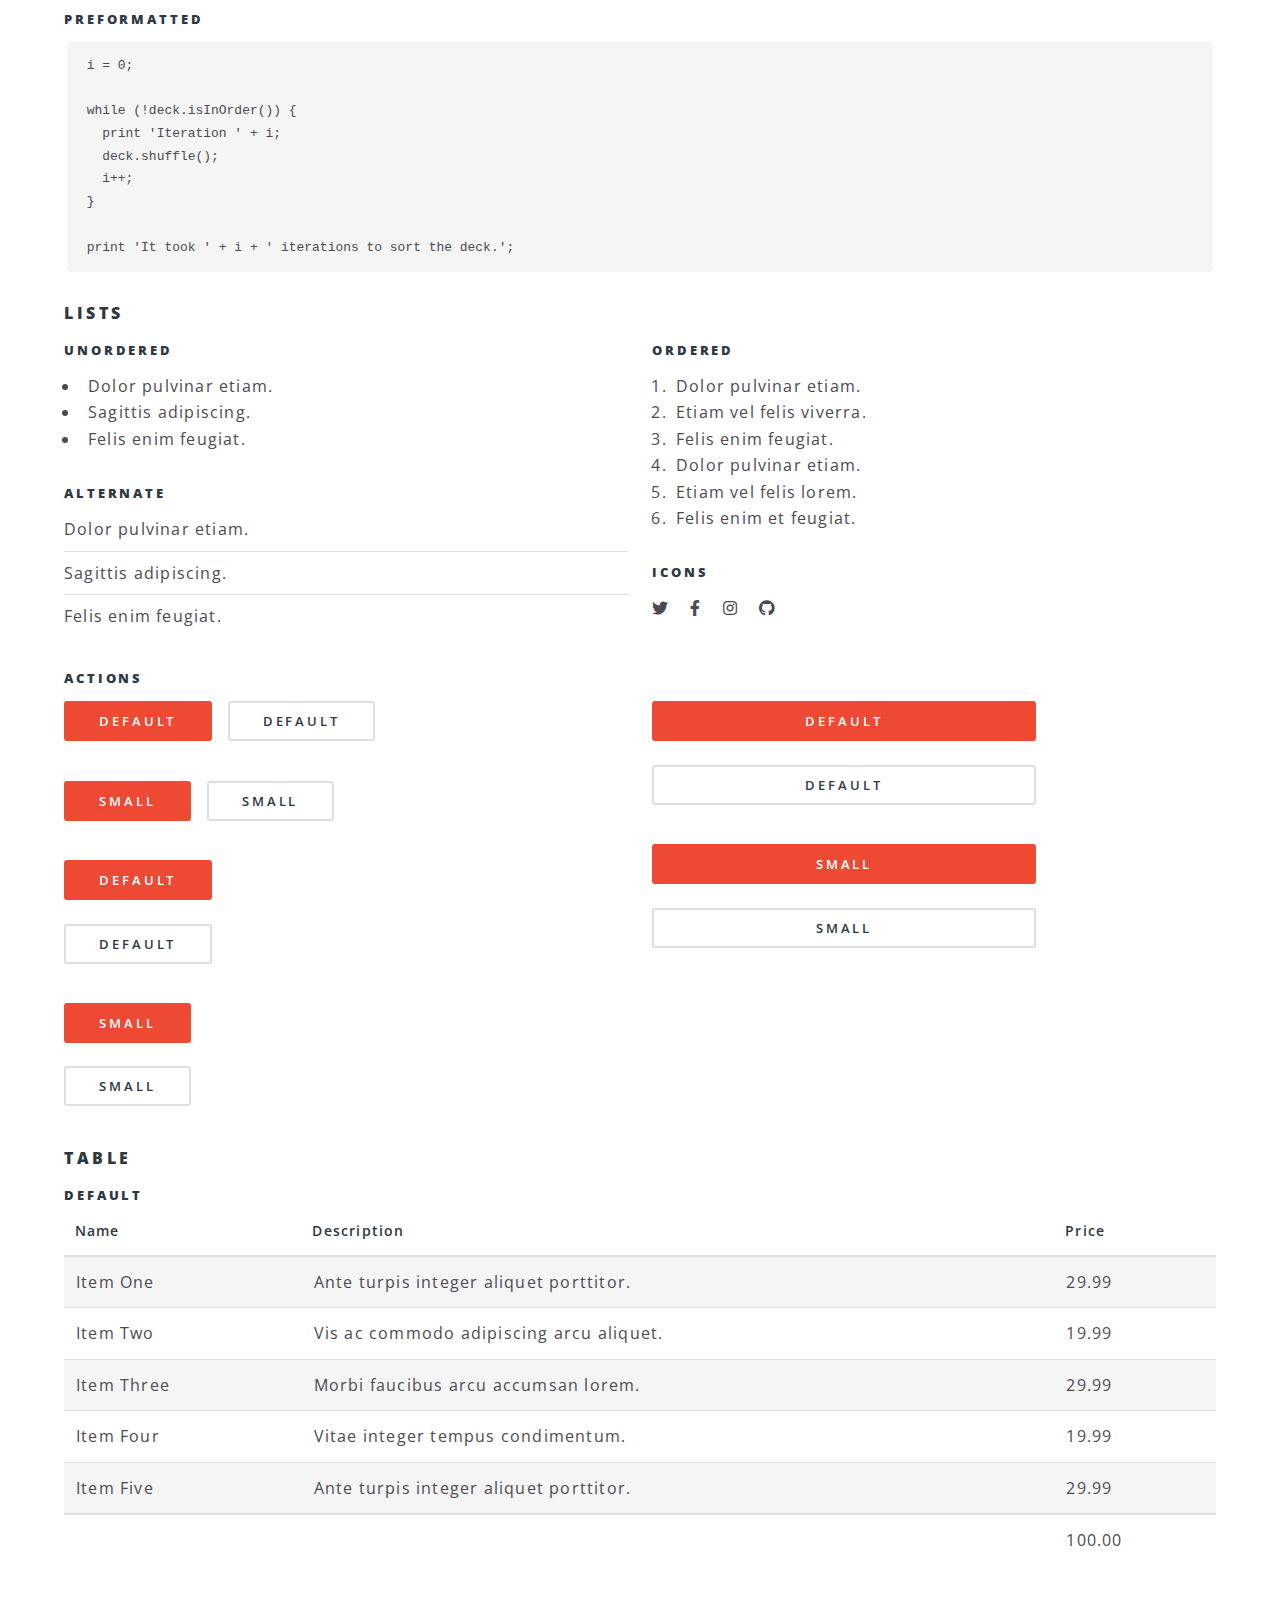
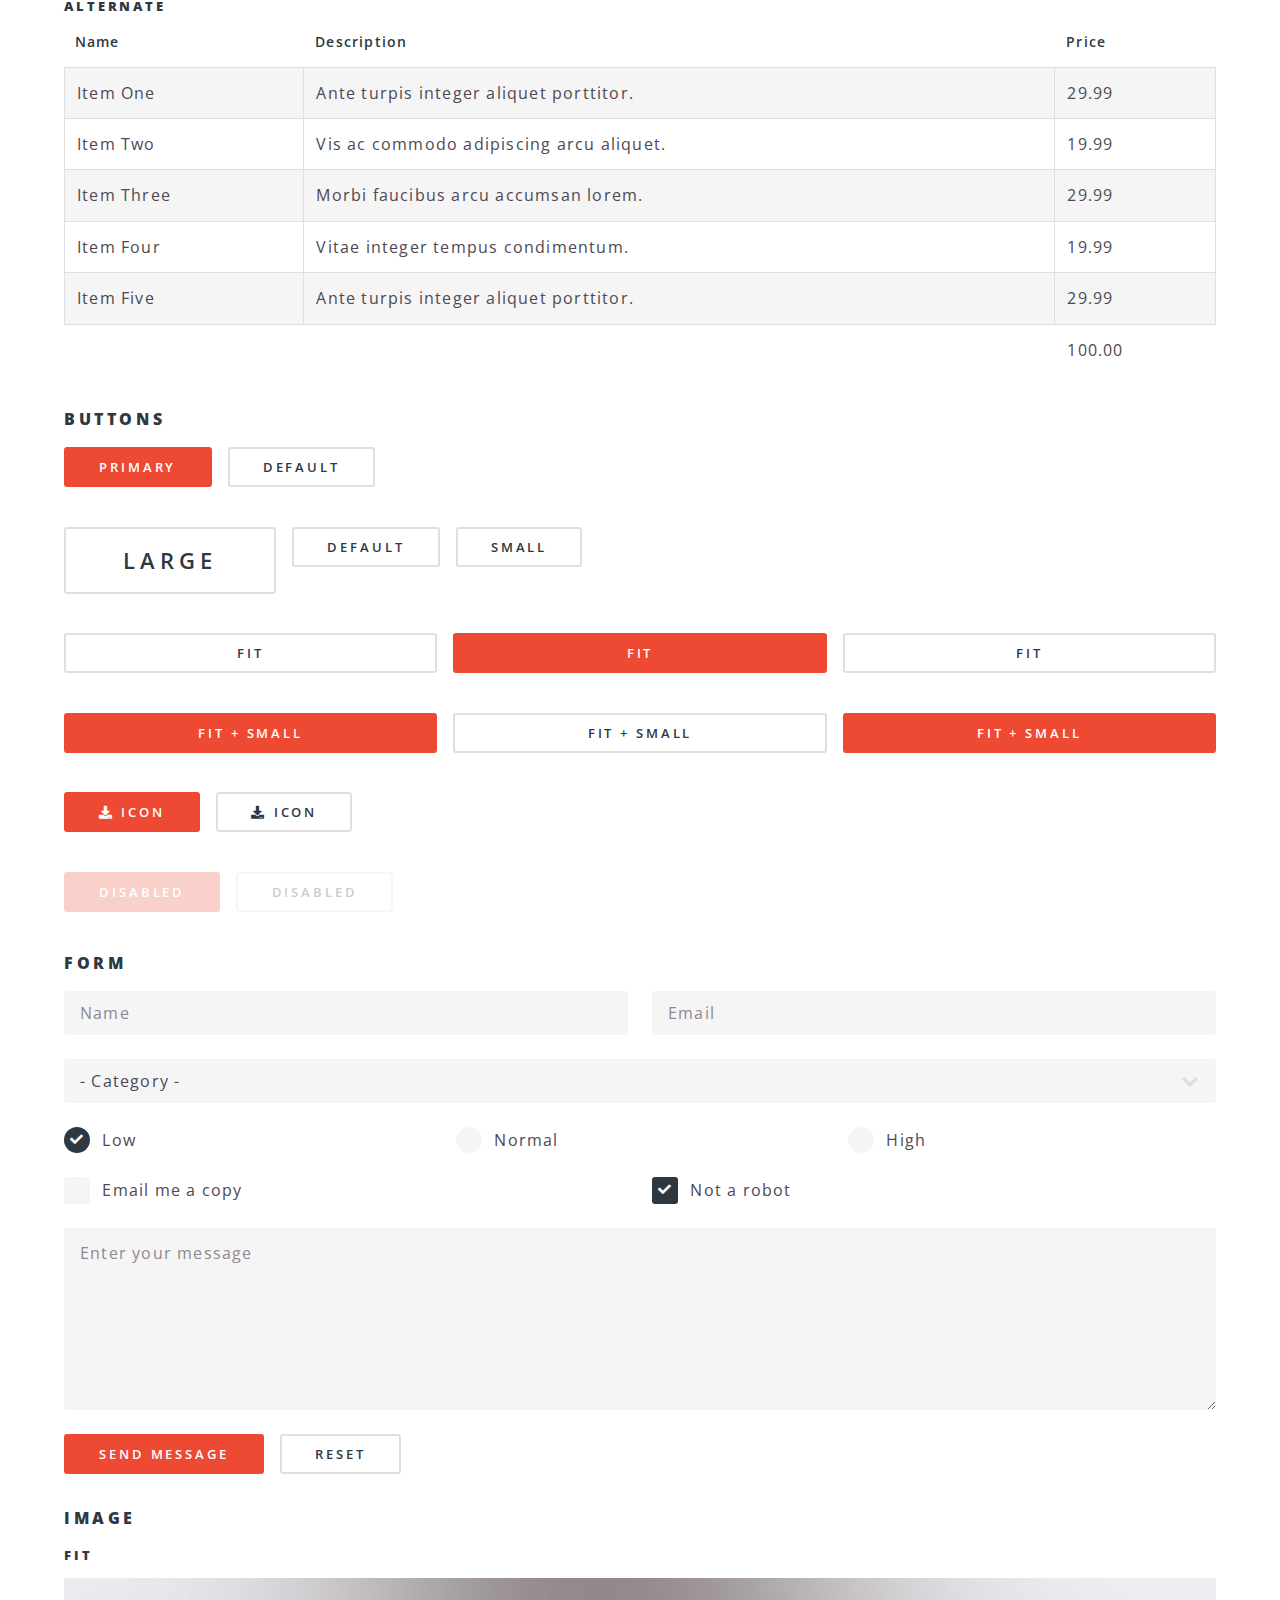
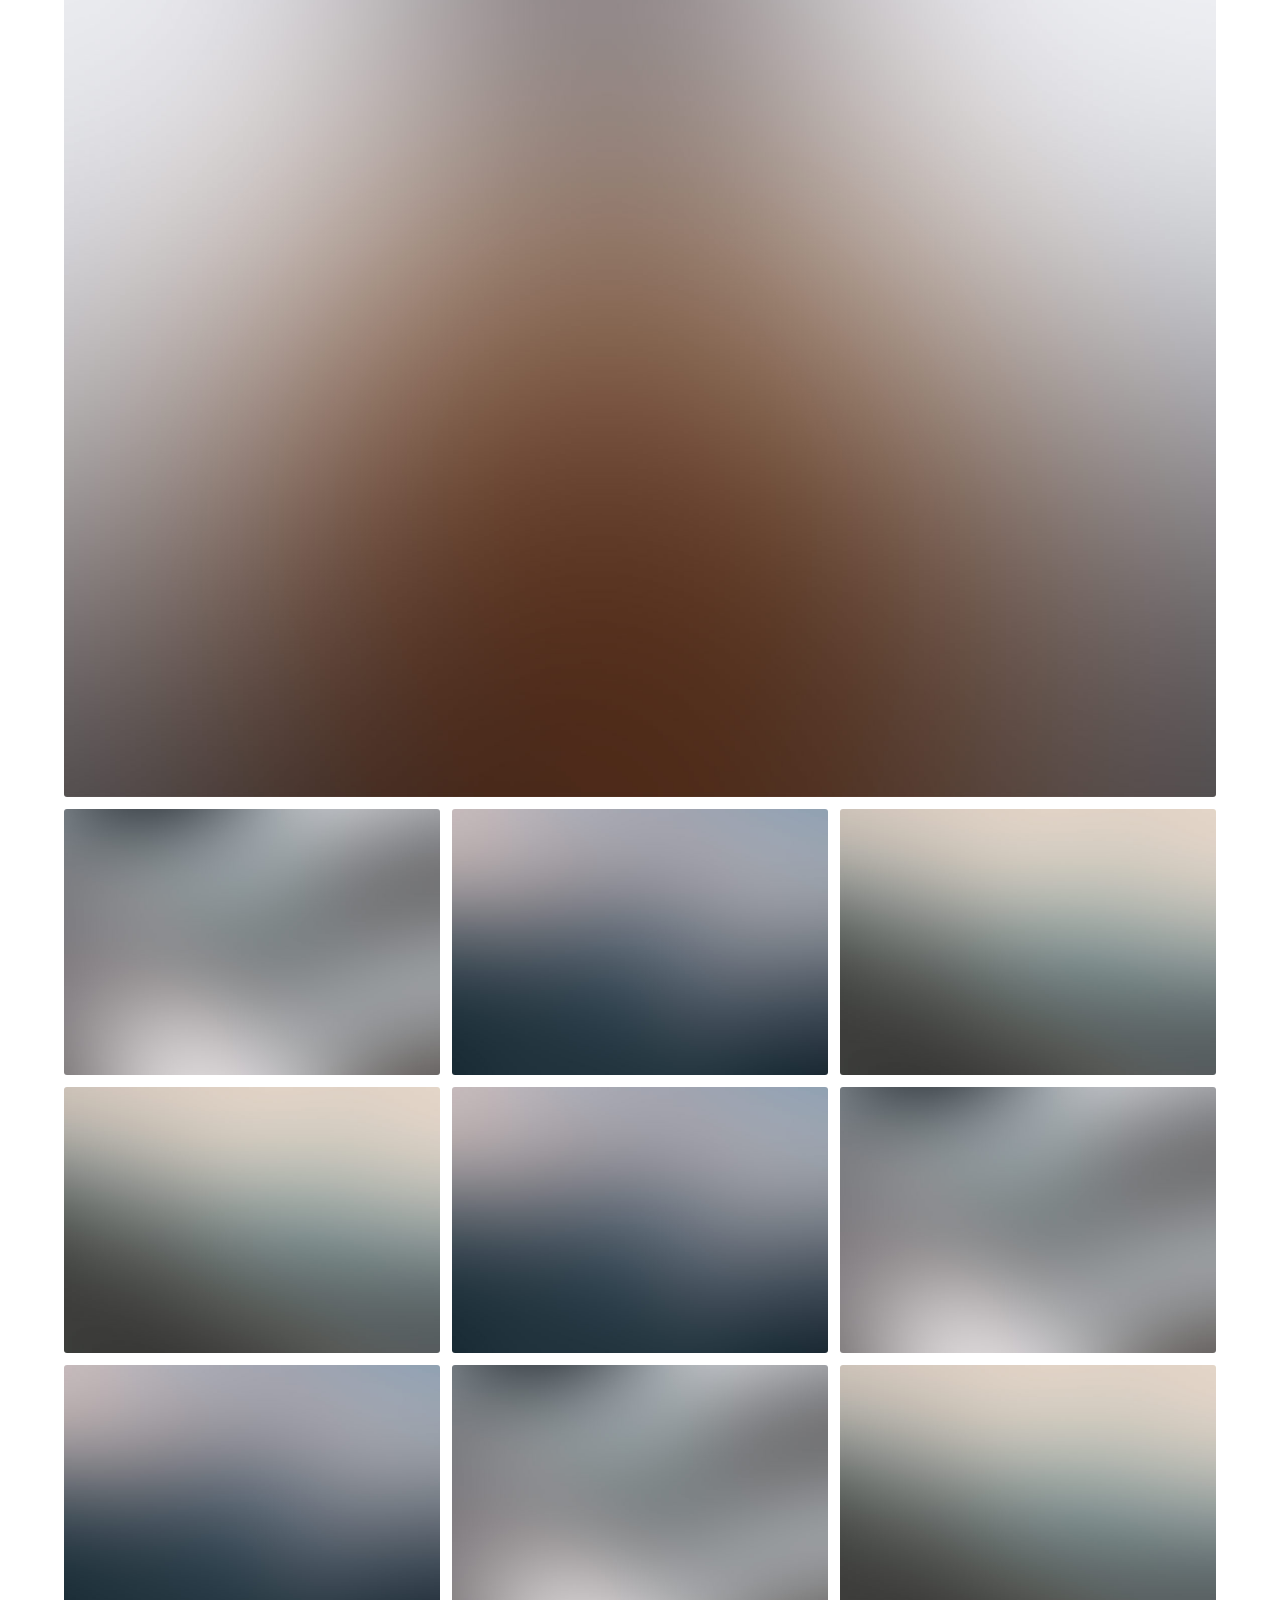
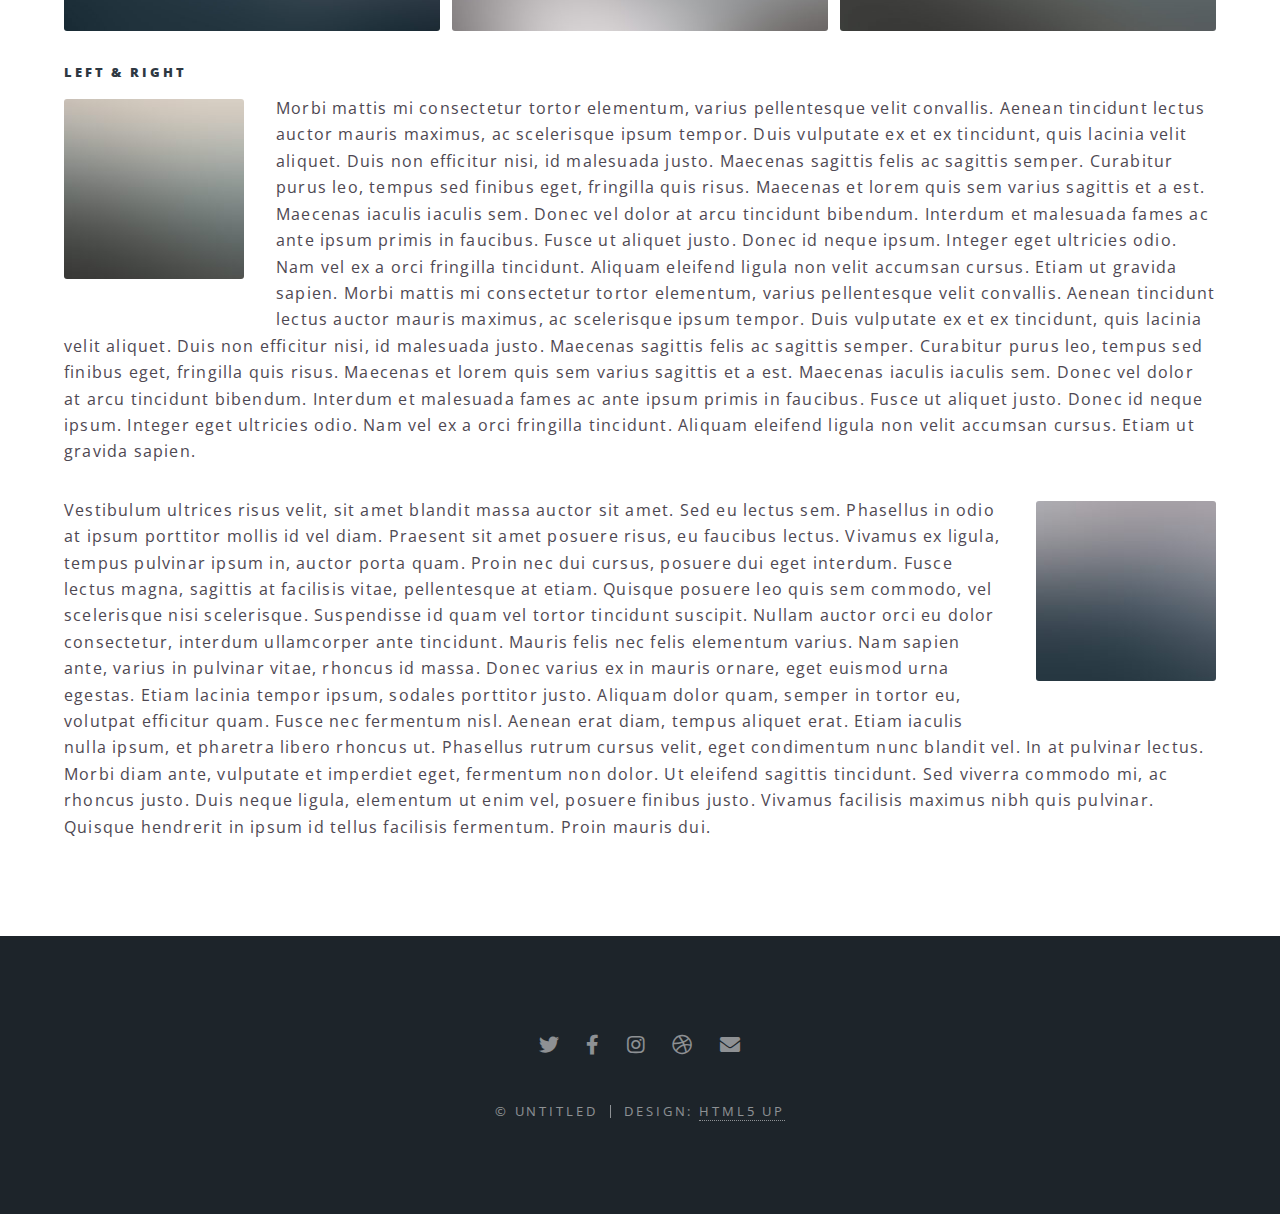
<file: html5up-spectral/elements.html>
<!DOCTYPE HTML>
<!--
	Spectral by HTML5 UP
	html5up.net | @ajlkn
	Free for personal and commercial use under the CCA 3.0 license (html5up.net/license)
-->
<html>
	<head>
		<title>Elements - Spectral by HTML5 UP</title>
		<meta charset="utf-8" />
		<meta name="viewport" content="width=device-width, initial-scale=1, user-scalable=no" />
		<link rel="stylesheet" href="assets/css/main.css" />
		<noscript><link rel="stylesheet" href="assets/css/noscript.css" /></noscript>
	</head>
	<body class="is-preload">

		<!-- Page Wrapper -->
			<div id="page-wrapper">

				<!-- Header -->
					<header id="header">
						<h1><a href="index.html">Spectral</a></h1>
						<nav id="nav">
							<ul>
								<li class="special">
									<a href="#menu" class="menuToggle"><span>Menu</span></a>
									<div id="menu">
										<ul>
											<li><a href="index.html">Home</a></li>
											<li><a href="generic.html">Generic</a></li>
											<li><a href="elements.html">Elements</a></li>
											<li><a href="#">Sign Up</a></li>
											<li><a href="#">Log In</a></li>
										</ul>
									</div>
								</li>
							</ul>
						</nav>
					</header>

				<!-- Main -->
					<article id="main">
						<header>
							<h2>Elements</h2>
							<p>Aliquam ut ex ut interdum donec amet imperdiet eleifend</p>
						</header>
						<section class="wrapper style5">
							<div class="inner">

								<section>
									<h4>Text</h4>
									<p>This is <b>bold</b> and this is <strong>strong</strong>. This is <i>italic</i> and this is <em>emphasized</em>.
									This is <sup>superscript</sup> text and this is <sub>subscript</sub> text.
									This is <u>underlined</u> and this is code: <code>for (;;) { ... }</code>. Finally, <a href="#">this is a link</a>.</p>
									<hr />
									<header>
										<h4>Heading with a Subtitle</h4>
										<p>Lorem ipsum dolor sit amet nullam id egestas urna aliquam</p>
									</header>
									<p>Nunc lacinia ante nunc ac lobortis. Interdum adipiscing gravida odio porttitor sem non mi integer non faucibus ornare mi ut ante amet placerat aliquet. Volutpat eu sed ante lacinia sapien lorem accumsan varius montes viverra nibh in adipiscing blandit tempus accumsan.</p>
									<header>
										<h5>Heading with a Subtitle</h5>
										<p>Lorem ipsum dolor sit amet nullam id egestas urna aliquam</p>
									</header>
									<p>Nunc lacinia ante nunc ac lobortis. Interdum adipiscing gravida odio porttitor sem non mi integer non faucibus ornare mi ut ante amet placerat aliquet. Volutpat eu sed ante lacinia sapien lorem accumsan varius montes viverra nibh in adipiscing blandit tempus accumsan.</p>
									<hr />
									<h2>Heading Level 2</h2>
									<h3>Heading Level 3</h3>
									<h4>Heading Level 4</h4>
									<h5>Heading Level 5</h5>
									<h6>Heading Level 6</h6>
									<hr />
									<h5>Blockquote</h5>
									<blockquote>Fringilla nisl. Donec accumsan interdum nisi, quis tincidunt felis sagittis eget tempus euismod. Vestibulum ante ipsum primis in faucibus vestibulum. Blandit adipiscing eu felis iaculis volutpat ac adipiscing accumsan faucibus. Vestibulum ante ipsum primis in faucibus lorem ipsum dolor sit amet nullam adipiscing eu felis.</blockquote>
									<h5>Preformatted</h5>
									<pre><code>i = 0;

while (!deck.isInOrder()) {
  print 'Iteration ' + i;
  deck.shuffle();
  i++;
}

print 'It took ' + i + ' iterations to sort the deck.';</code></pre>
								</section>

								<section>
									<h4>Lists</h4>
									<div class="row">
										<div class="col-6 col-12-medium">
											<h5>Unordered</h5>
											<ul>
												<li>Dolor pulvinar etiam.</li>
												<li>Sagittis adipiscing.</li>
												<li>Felis enim feugiat.</li>
											</ul>
											<h5>Alternate</h5>
											<ul class="alt">
												<li>Dolor pulvinar etiam.</li>
												<li>Sagittis adipiscing.</li>
												<li>Felis enim feugiat.</li>
											</ul>
										</div>
										<div class="col-6 col-12-medium">
											<h5>Ordered</h5>
											<ol>
												<li>Dolor pulvinar etiam.</li>
												<li>Etiam vel felis viverra.</li>
												<li>Felis enim feugiat.</li>
												<li>Dolor pulvinar etiam.</li>
												<li>Etiam vel felis lorem.</li>
												<li>Felis enim et feugiat.</li>
											</ol>
											<h5>Icons</h5>
											<ul class="icons">
												<li><a href="#" class="icon brands fa-twitter"><span class="label">Twitter</span></a></li>
												<li><a href="#" class="icon brands fa-facebook-f"><span class="label">Facebook</span></a></li>
												<li><a href="#" class="icon brands fa-instagram"><span class="label">Instagram</span></a></li>
												<li><a href="#" class="icon brands fa-github"><span class="label">Github</span></a></li>
											</ul>
										</div>
									</div>
									<h5>Actions</h5>
									<div class="row">
										<div class="col-6 col-12-medium">
											<ul class="actions">
												<li><a href="#" class="button primary">Default</a></li>
												<li><a href="#" class="button">Default</a></li>
											</ul>
											<ul class="actions small">
												<li><a href="#" class="button primary small">Small</a></li>
												<li><a href="#" class="button small">Small</a></li>
											</ul>
											<ul class="actions stacked">
												<li><a href="#" class="button primary">Default</a></li>
												<li><a href="#" class="button">Default</a></li>
											</ul>
											<ul class="actions stacked">
												<li><a href="#" class="button primary small">Small</a></li>
												<li><a href="#" class="button small">Small</a></li>
											</ul>
										</div>
										<div class="col-6 col-12-medium">
											<ul class="actions stacked">
												<li><a href="#" class="button primary fit">Default</a></li>
												<li><a href="#" class="button fit">Default</a></li>
											</ul>
											<ul class="actions stacked">
												<li><a href="#" class="button primary small fit">Small</a></li>
												<li><a href="#" class="button small fit">Small</a></li>
											</ul>
										</div>
									</div>
								</section>

								<section>
									<h4>Table</h4>
									<h5>Default</h5>
									<div class="table-wrapper">
										<table>
											<thead>
												<tr>
													<th>Name</th>
													<th>Description</th>
													<th>Price</th>
												</tr>
											</thead>
											<tbody>
												<tr>
													<td>Item One</td>
													<td>Ante turpis integer aliquet porttitor.</td>
													<td>29.99</td>
												</tr>
												<tr>
													<td>Item Two</td>
													<td>Vis ac commodo adipiscing arcu aliquet.</td>
													<td>19.99</td>
												</tr>
												<tr>
													<td>Item Three</td>
													<td> Morbi faucibus arcu accumsan lorem.</td>
													<td>29.99</td>
												</tr>
												<tr>
													<td>Item Four</td>
													<td>Vitae integer tempus condimentum.</td>
													<td>19.99</td>
												</tr>
												<tr>
													<td>Item Five</td>
													<td>Ante turpis integer aliquet porttitor.</td>
													<td>29.99</td>
												</tr>
											</tbody>
											<tfoot>
												<tr>
													<td colspan="2"></td>
													<td>100.00</td>
												</tr>
											</tfoot>
										</table>
									</div>

									<h5>Alternate</h5>
									<div class="table-wrapper">
										<table class="alt">
											<thead>
												<tr>
													<th>Name</th>
													<th>Description</th>
													<th>Price</th>
												</tr>
											</thead>
											<tbody>
												<tr>
													<td>Item One</td>
													<td>Ante turpis integer aliquet porttitor.</td>
													<td>29.99</td>
												</tr>
												<tr>
													<td>Item Two</td>
													<td>Vis ac commodo adipiscing arcu aliquet.</td>
													<td>19.99</td>
												</tr>
												<tr>
													<td>Item Three</td>
													<td> Morbi faucibus arcu accumsan lorem.</td>
													<td>29.99</td>
												</tr>
												<tr>
													<td>Item Four</td>
													<td>Vitae integer tempus condimentum.</td>
													<td>19.99</td>
												</tr>
												<tr>
													<td>Item Five</td>
													<td>Ante turpis integer aliquet porttitor.</td>
													<td>29.99</td>
												</tr>
											</tbody>
											<tfoot>
												<tr>
													<td colspan="2"></td>
													<td>100.00</td>
												</tr>
											</tfoot>
										</table>
									</div>
								</section>

								<section>
									<h4>Buttons</h4>
									<ul class="actions">
										<li><a href="#" class="button primary">Primary</a></li>
										<li><a href="#" class="button">Default</a></li>
									</ul>
									<ul class="actions">
										<li><a href="#" class="button large">Large</a></li>
										<li><a href="#" class="button">Default</a></li>
										<li><a href="#" class="button small">Small</a></li>
									</ul>
									<ul class="actions fit">
										<li><a href="#" class="button fit">Fit</a></li>
										<li><a href="#" class="button primary fit">Fit</a></li>
										<li><a href="#" class="button fit">Fit</a></li>
									</ul>
									<ul class="actions fit small">
										<li><a href="#" class="button primary fit small">Fit + Small</a></li>
										<li><a href="#" class="button fit small">Fit + Small</a></li>
										<li><a href="#" class="button primary fit small">Fit + Small</a></li>
									</ul>
									<ul class="actions">
										<li><a href="#" class="button primary icon solid fa-download">Icon</a></li>
										<li><a href="#" class="button icon solid fa-download">Icon</a></li>
									</ul>
									<ul class="actions">
										<li><span class="button primary disabled">Disabled</span></li>
										<li><span class="button disabled">Disabled</span></li>
									</ul>
								</section>

								<section>
									<h4>Form</h4>
									<form method="post" action="#">
										<div class="row gtr-uniform">
											<div class="col-6 col-12-xsmall">
												<input type="text" name="demo-name" id="demo-name" value="" placeholder="Name" />
											</div>
											<div class="col-6 col-12-xsmall">
												<input type="email" name="demo-email" id="demo-email" value="" placeholder="Email" />
											</div>
											<div class="col-12">
												<select name="demo-category" id="demo-category">
													<option value="">- Category -</option>
													<option value="1">Manufacturing</option>
													<option value="1">Shipping</option>
													<option value="1">Administration</option>
													<option value="1">Human Resources</option>
												</select>
											</div>
											<div class="col-4 col-12-small">
												<input type="radio" id="demo-priority-low" name="demo-priority" checked>
												<label for="demo-priority-low">Low</label>
											</div>
											<div class="col-4 col-12-small">
												<input type="radio" id="demo-priority-normal" name="demo-priority">
												<label for="demo-priority-normal">Normal</label>
											</div>
											<div class="col-4 col-12-small">
												<input type="radio" id="demo-priority-high" name="demo-priority">
												<label for="demo-priority-high">High</label>
											</div>
											<div class="col-6 col-12-small">
												<input type="checkbox" id="demo-copy" name="demo-copy">
												<label for="demo-copy">Email me a copy</label>
											</div>
											<div class="col-6 col-12-small">
												<input type="checkbox" id="demo-human" name="demo-human" checked>
												<label for="demo-human">Not a robot</label>
											</div>
											<div class="col-12">
												<textarea name="demo-message" id="demo-message" placeholder="Enter your message" rows="6"></textarea>
											</div>
											<div class="col-12">
												<ul class="actions">
													<li><input type="submit" value="Send Message" class="primary" /></li>
													<li><input type="reset" value="Reset" /></li>
												</ul>
											</div>
										</div>
									</form>
								</section>

								<section>
									<h4>Image</h4>
									<h5>Fit</h5>
									<div class="box alt">
										<div class="row gtr-50 gtr-uniform">
											<div class="col-12"><span class="image fit"><img src="images/banner.jpg" alt="" /></span></div>
											<div class="col-4"><span class="image fit"><img src="images/pic01.jpg" alt="" /></span></div>
											<div class="col-4"><span class="image fit"><img src="images/pic02.jpg" alt="" /></span></div>
											<div class="col-4"><span class="image fit"><img src="images/pic03.jpg" alt="" /></span></div>
											<div class="col-4"><span class="image fit"><img src="images/pic03.jpg" alt="" /></span></div>
											<div class="col-4"><span class="image fit"><img src="images/pic02.jpg" alt="" /></span></div>
											<div class="col-4"><span class="image fit"><img src="images/pic01.jpg" alt="" /></span></div>
											<div class="col-4"><span class="image fit"><img src="images/pic02.jpg" alt="" /></span></div>
											<div class="col-4"><span class="image fit"><img src="images/pic01.jpg" alt="" /></span></div>
											<div class="col-4"><span class="image fit"><img src="images/pic03.jpg" alt="" /></span></div>
										</div>
									</div>
									<h5>Left &amp; Right</h5>
									<p><span class="image left"><img src="images/pic04.jpg" alt="" /></span>Morbi mattis mi consectetur tortor elementum, varius pellentesque velit convallis. Aenean tincidunt lectus auctor mauris maximus, ac scelerisque ipsum tempor. Duis vulputate ex et ex tincidunt, quis lacinia velit aliquet. Duis non efficitur nisi, id malesuada justo. Maecenas sagittis felis ac sagittis semper. Curabitur purus leo, tempus sed finibus eget, fringilla quis risus. Maecenas et lorem quis sem varius sagittis et a est. Maecenas iaculis iaculis sem. Donec vel dolor at arcu tincidunt bibendum. Interdum et malesuada fames ac ante ipsum primis in faucibus. Fusce ut aliquet justo. Donec id neque ipsum. Integer eget ultricies odio. Nam vel ex a orci fringilla tincidunt. Aliquam eleifend ligula non velit accumsan cursus. Etiam ut gravida sapien. Morbi mattis mi consectetur tortor elementum, varius pellentesque velit convallis. Aenean tincidunt lectus auctor mauris maximus, ac scelerisque ipsum tempor. Duis vulputate ex et ex tincidunt, quis lacinia velit aliquet. Duis non efficitur nisi, id malesuada justo. Maecenas sagittis felis ac sagittis semper. Curabitur purus leo, tempus sed finibus eget, fringilla quis risus. Maecenas et lorem quis sem varius sagittis et a est. Maecenas iaculis iaculis sem. Donec vel dolor at arcu tincidunt bibendum. Interdum et malesuada fames ac ante ipsum primis in faucibus. Fusce ut aliquet justo. Donec id neque ipsum. Integer eget ultricies odio. Nam vel ex a orci fringilla tincidunt. Aliquam eleifend ligula non velit accumsan cursus. Etiam ut gravida sapien.</p>
									<p><span class="image right"><img src="images/pic05.jpg" alt="" /></span>Vestibulum ultrices risus velit, sit amet blandit massa auctor sit amet. Sed eu lectus sem. Phasellus in odio at ipsum porttitor mollis id vel diam. Praesent sit amet posuere risus, eu faucibus lectus. Vivamus ex ligula, tempus pulvinar ipsum in, auctor porta quam. Proin nec dui cursus, posuere dui eget interdum. Fusce lectus magna, sagittis at facilisis vitae, pellentesque at etiam. Quisque posuere leo quis sem commodo, vel scelerisque nisi scelerisque. Suspendisse id quam vel tortor tincidunt suscipit. Nullam auctor orci eu dolor consectetur, interdum ullamcorper ante tincidunt. Mauris felis nec felis elementum varius. Nam sapien ante, varius in pulvinar vitae, rhoncus id massa. Donec varius ex in mauris ornare, eget euismod urna egestas. Etiam lacinia tempor ipsum, sodales porttitor justo. Aliquam dolor quam, semper in tortor eu, volutpat efficitur quam. Fusce nec fermentum nisl. Aenean erat diam, tempus aliquet erat. Etiam iaculis nulla ipsum, et pharetra libero rhoncus ut. Phasellus rutrum cursus velit, eget condimentum nunc blandit vel. In at pulvinar lectus. Morbi diam ante, vulputate et imperdiet eget, fermentum non dolor. Ut eleifend sagittis tincidunt. Sed viverra commodo mi, ac rhoncus justo. Duis neque ligula, elementum ut enim vel, posuere finibus justo. Vivamus facilisis maximus nibh quis pulvinar. Quisque hendrerit in ipsum id tellus facilisis fermentum. Proin mauris dui.</p>
								</section>

							</div>
						</section>
					</article>

				<!-- Footer -->
					<footer id="footer">
						<ul class="icons">
							<li><a href="#" class="icon brands fa-twitter"><span class="label">Twitter</span></a></li>
							<li><a href="#" class="icon brands fa-facebook-f"><span class="label">Facebook</span></a></li>
							<li><a href="#" class="icon brands fa-instagram"><span class="label">Instagram</span></a></li>
							<li><a href="#" class="icon brands fa-dribbble"><span class="label">Dribbble</span></a></li>
							<li><a href="#" class="icon solid fa-envelope"><span class="label">Email</span></a></li>
						</ul>
						<ul class="copyright">
							<li>&copy; Untitled</li><li>Design: <a href="http://html5up.net">HTML5 UP</a></li>
						</ul>
					</footer>

			</div>

		<!-- Scripts -->
			<script src="assets/js/jquery.min.js"></script>
			<script src="assets/js/jquery.scrollex.min.js"></script>
			<script src="assets/js/jquery.scrolly.min.js"></script>
			<script src="assets/js/browser.min.js"></script>
			<script src="assets/js/breakpoints.min.js"></script>
			<script src="assets/js/util.js"></script>
			<script src="assets/js/main.js"></script>

	</body>
</html>
</file>
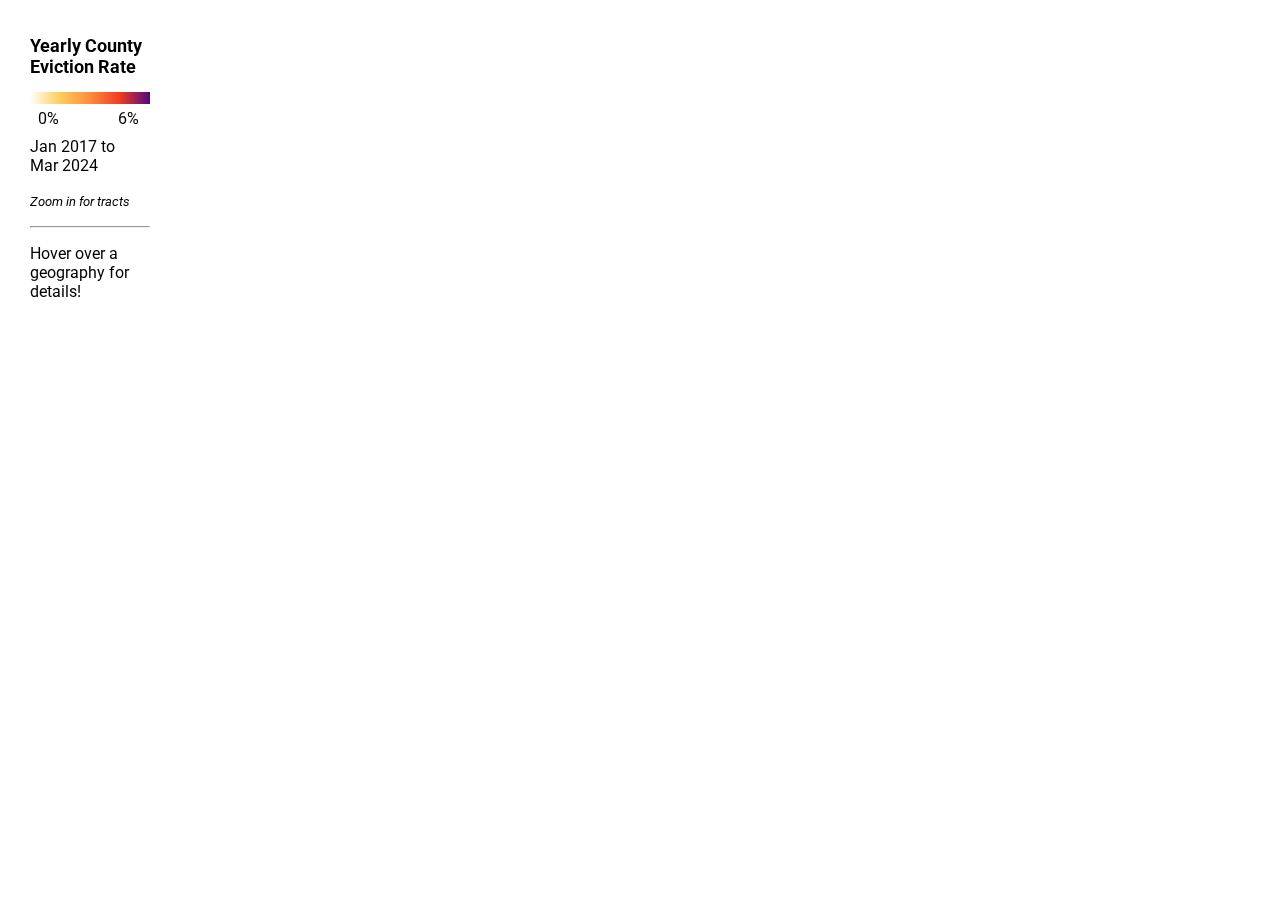
<file: maps/all.html>
<!DOCTYPE html>
<!-- https://docs.mapbox.com/mapbox-gl-js/example/updating-choropleth/ -->
<html>

<head>
    <meta charset="utf-8">
    <title>Oregon Eviction Filings</title>
    <meta name="viewport" content="initial-scale=1,maximum-scale=1,user-scalable=no">
    <link href="https://api.mapbox.com/mapbox-gl-js/v2.14.1/mapbox-gl.css" rel="stylesheet">
    <script src="https://api.mapbox.com/mapbox-gl-js/v2.14.1/mapbox-gl.js"></script>
</head>

<body>
    <style>
    @import url('https://fonts.googleapis.com/css2?family=Roboto&display=swap');

    body {
        margin: 0;
        padding: 0;
    }

    #map {
        position: absolute;
        top: 0;
        bottom: 0;
        width: 100%;
    }

    h3 {
        font-size: 16px;
        font-family: 'Roboto';
    }

    h2 {
        font-size: 18px;
        font-family: 'Roboto';
    }

    .legend {
        font-family: 'Roboto';
        position: fixed;
        border-radius: 10px;
        /*        top: 10px;*/
        left: 10px;
        margin: 10px;
        width: 120px;
        background-color: #ffffff80;
        padding: 10px 10px;
        z-index: 1002;
    }

    .content {
        margin-bottom: 20px;
    }

    .row {
        height: 12px;
        width: 100%;
    }

    .colors {
        background: linear-gradient(to right,
            #FFFFFF,
            #fecc5c,
            #fd8d3c,
            #f03b20,
            #51087e);
        margin-bottom: 5px;
    }

    .label {
        width: 30%;
        display: inline-block;
        text-align: center;
        font-family: 'Roboto';
    }

    .full_screen {
        font-family: 'Roboto';
        position: fixed;
        border-radius: 10px;
        bottom: 12px;
        right: 10px;
        margin: 10px;
        /*        width: 120px;*/
        background-color: #ffffff80;
        padding: 10px 10px;
        z-index: 1002;
    }

    /* Legend details */
    </style>
    <!-- Load the `mapbox-gl-geocoder` plugin. -->
    <script src="https://api.mapbox.com/mapbox-gl-js/plugins/mapbox-gl-geocoder/v5.0.0/mapbox-gl-geocoder.min.js"></script>
    <link rel="stylesheet" href="https://api.mapbox.com/mapbox-gl-js/plugins/mapbox-gl-geocoder/v5.0.0/mapbox-gl-geocoder.css" type="text/css">
    <div id="map"></div>
    <div id="county-legend" class="legend">
        <h2>Yearly County Eviction Rate</h2>
        <div class="row colors"></div>
        <div class="row labels">
            <div class="label">0%</div>
            <div class="label"> </div>
            <div class="label">6%</div>
        </div>
        <!-- Change date below as needed -->
        <p>Jan 2017 to<br>Mar 2024</p>
        <p><small><i>Zoom in for tracts</i></small></p>
        <div id="co_pd">
            <hr>
            <p>Hover over a geography for details!</p>
        </div>
    </div>
    <div id="tract-legend" class="legend" style="display: none">
        <h2>Yearly Census Tract Eviction Rate</h2>
        <div class="row colors"></div>
        <div class="row labels">
            <div class="label">0%</div>
            <div class="label"> </div>
            <div class="label">25%+</div>
        </div>
        <!-- Change date below as needed -->
        <p>Jan 2017 to<br>Mar 2024</p>
        <!-- <p><small><i>Zoom out for counties</i></small></p> -->
        <div id="tr_pd">
            <hr>
            <p>Hover over a geography for details!<br></p>
        </div>
    </div>
    <!-- Initialize Map -->
    <script>
    mapboxgl.accessToken = 'pk.eyJ1IjoiZG9jdGhvbWFzIiwiYSI6ImNsbXZmNTRxNDBmZ3Qyc3BlemFvZXF3N2gifQ.EEid913CWvtHxErrI8T1dg';
    const map = new mapboxgl.Map({
        container: 'map',
        // Choose from Mapbox's core styles, or make your own style with Mapbox Studio
        style: 'mapbox://styles/docthomas/clo28cold005t01rc58g966jk',
        center: [-120.5, 44.2],
        minZoom: 5,
        zoom: 5.7
    });
    // Zoom at which it changes layers
    const zoomThreshold = 7;

    // BEGIN load wait
    map.on('load', () => {

        // Make pointer default
        map.getCanvas().style.cursor = 'default';

        // Hover fills info box
        map.on('mousemove', (event) => {
            const hoverit = map.queryRenderedFeatures(event.point, {
                layers: ['county', 'tracts']
            });
            document.getElementById('co_pd').innerHTML = hoverit.length ?
                `<hr><big><b>${hoverit[0].properties.county}</b></big>
                <p><big><big>${hoverit[0].properties.yae_all}</big></big><small> average yearly rate</p>
                <p>${hoverit[0].properties.filings_all} filings<br>${hoverit[0].properties.renters} renters<br>${hoverit[0].properties.pe_all} total eviction rate</p></small>` :
                `<hr><p>Hover over a geography for details!</p>`;
            document.getElementById('tr_pd').innerHTML = hoverit.length ?
                `<hr><big><b>${hoverit[0].properties.county}</b></big>
                <p><small>${hoverit[0].properties.tract_name}</small></p>
                <p><big><big>${hoverit[0].properties.yae_all}</big></big><small> average yearly rate</p>
                <p>${hoverit[0].properties.filings_all} filings<br>${hoverit[0].properties.renters} renters<br>${hoverit[0].properties.pe_all} total eviction rate</p></small>` :
                `<hr><p>Hover over a geography for details!</p>`;
        });
        // Add custom tileset source. This tileset 
        // RELIC: Add a custom vector tileset source. The tileset used in
        // this example contains a feature for every state and
        // county in the U.S.
        // Each state contains four properties. For example:
        //     {
        //         isState: true,
        //         name: "Wyoming",
        //         population: 584153,
        //         state: 56
        //     }
        // Each county contains four properties. For example:
        //     {
        //         county: 16049,
        //         isCounty: true,
        //         name: "Idaho County",
        //         population: 16315
        //     }

        map.addSource('eviction_data', {
            'type': 'vector',
            'url': 'mapbox://docthomas.OR_evictions_v12' // change as needed
        });

        // County layer
        map.addLayer({
                'id': 'county',
                'source': 'eviction_data',
                'source-layer': 'eviction_layer', //change as needed
                'maxzoom': zoomThreshold,
                'type': 'fill',
                // relic: only include features for which the "isState"
                // property is "true"
                'filter': ['==', 'isCounty', true],
                'paint': {
                    'fill-color': [
                        'interpolate',
                        ['linear'],
                        ['get', 'yearly_avg_evr_all'],
                        0, "#FFFFFF",
                        3, "#fecc5c",
                        4, "#fd8d3c",
                        4.5, "#f03b20",
                        5.5, "#51087e"
                    ],
                    // When NA, give it more opacity
                    "fill-opacity": ["case", ["==", ["get", "yearly_avg_evr_all"], null], 0.1, 0.7]
                }
            },
            'road-label-simple' // Add layer below labels
        );
        // Tract layer
        map.addLayer({
                'id': 'tracts',
                'source': 'eviction_data',
                'source-layer': 'eviction_layer', //change as needed
                'minzoom': zoomThreshold,
                'type': 'fill',
                // only include features for which the "isCounty"
                // property is "true"
                'filter': ['==', 'isTract', true],
                'paint': {
                    'fill-color': [
                        'interpolate',
                        ['linear'],
                        ['get', 'yearly_avg_evr_all'],
                        0, "#FFFFFF",
                        2, "#fecc5c",
                        6, "#fd8d3c",
                        12, "#f03b20",
                        25, "#51087e"
                    ],
                    "fill-opacity": ["case", ["==", ["get", "yearly_avg_evr_all"], null], 0.1, 0.6]
                }
            },
            'road-label-simple' // Add layer below labels
        );
    }); // End load wait

    const countyLegendEl = document.getElementById('county-legend');
    const tractLegendEl = document.getElementById('tract-legend');
    map.on('zoom', () => {
        if (map.getZoom() > zoomThreshold) {
            countyLegendEl.style.display = 'none';
            tractLegendEl.style.display = 'block';
        } else {
            countyLegendEl.style.display = 'block';
            tractLegendEl.style.display = 'none';
        }
    });
    // Add the control to the map.
    map.addControl(
        new MapboxGeocoder({
            accessToken: mapboxgl.accessToken,
            mapboxgl: mapboxgl
        }), 'top-right'
    );
    // Zoom levels    
    map.addControl(new mapboxgl.NavigationControl(), 'bottom-right');
    // Full screen option
    map.addControl(new mapboxgl.FullscreenControl({ container: document.querySelector('body') }), 'bottom-right');
    </script>
</body>

</html>
</file>
<file: assets/css/noscript.css>
/*
	Spectral by HTML5 UP
	html5up.net | @ajlkn
	Free for personal and commercial use under the CCA 3.0 license (html5up.net/license)
*/

/* Banner */

	body.is-preload #banner h2 {
		-moz-transform: none;
		-webkit-transform: none;
		-ms-transform: none;
		transform: none;
		opacity: 1;
	}

		body.is-preload #banner h2:before, body.is-preload #banner h2:after {
			width: 100%;
		}

	body.is-preload #banner .more {
		-moz-transform: none;
		-webkit-transform: none;
		-ms-transform: none;
		transform: none;
		opacity: 1;
	}

	body.is-preload #banner:after {
		opacity: 0;
	}
</file>
<file: html5up-spectral/assets/css/noscript.css>
/*
	Spectral by HTML5 UP
	html5up.net | @ajlkn
	Free for personal and commercial use under the CCA 3.0 license (html5up.net/license)
*/

/* Banner */

	body.is-preload #banner h2 {
		-moz-transform: none;
		-webkit-transform: none;
		-ms-transform: none;
		transform: none;
		opacity: 1;
	}

		body.is-preload #banner h2:before, body.is-preload #banner h2:after {
			width: 100%;
		}

	body.is-preload #banner .more {
		-moz-transform: none;
		-webkit-transform: none;
		-ms-transform: none;
		transform: none;
		opacity: 1;
	}

	body.is-preload #banner:after {
		opacity: 0;
	}
</file>
<file: assets/css/main.css>
@import url(fontawesome-all.min.css);
@import url("https://fonts.googleapis.com/css?family=Open+Sans:400,400italic,600,600italic,800,800italic");

/*
	Spectral by HTML5 UP
	html5up.net | @ajlkn
	Free for personal and commercial use under the CCA 3.0 license (html5up.net/license)
*/

html, body, div, span, applet, object,
iframe, h1, h2, h3, h4, h5, h6, p, blockquote,
pre, a, abbr, acronym, address, big, cite,
code, del, dfn, em, img, ins, kbd, q, s, samp,
small, strike, strong, sub, sup, tt, var, b,
u, i, center, dl, dt, dd, ol, ul, li, fieldset,
form, label, legend, table, caption, tbody,
tfoot, thead, tr, th, td, article, aside,
canvas, details, embed, figure, figcaption,
footer, header, hgroup, menu, nav, output, ruby,
section, summary, time, mark, audio, video {
	margin: 0;
	padding: 0;
	border: 0;
	font-size: 100%;
	font: inherit;
	vertical-align: baseline;}

article, aside, details, figcaption, figure,
footer, header, hgroup, menu, nav, section {
	display: block;}

body {
	line-height: 1;
}

ol, ul {
	list-style: none;
}

blockquote, q {
	quotes: none;
}

	blockquote:before, blockquote:after, q:before, q:after {
		content: '';
		content: none;
	}

table {
	border-collapse: collapse;
	border-spacing: 0;
}

body {
	-webkit-text-size-adjust: none;
}

mark {
	background-color: transparent;
	color: inherit;
}

input::-moz-focus-inner {
	border: 0;
	padding: 0;
}

input, select, textarea {
	-moz-appearance: none;
	-webkit-appearance: none;
	-ms-appearance: none;
	appearance: none;
}

/* Basic */

	@-ms-viewport {
		width: device-width;
	}

	html {
		box-sizing: border-box;
		scroll-padding-top: 4rem;
	}

	*, *:before, *:after {
		box-sizing: inherit;
	}

	body {
		background: #2e3842;
	}

		body.is-preload *, body.is-preload *:before, body.is-preload *:after {
			-moz-animation: none !important;
			-webkit-animation: none !important;
			-ms-animation: none !important;
			animation: none !important;
			-moz-transition: none !important;
			-webkit-transition: none !important;
			-ms-transition: none !important;
			transition: none !important;
		}

	body, input, select, textarea {
		color: #fff;
		font-family: "Open Sans", Helvetica, sans-serif;
		font-size: 15pt;
		font-weight: 400;
		letter-spacing: 0.075em;
		line-height: 1.65em;
	}

		@media screen and (max-width: 1680px) {

			body, input, select, textarea {
				font-size: 13pt;
			}

		}

		@media screen and (max-width: 1280px) {

			body, input, select, textarea {
				font-size: 12pt;
			}

		}

		@media screen and (max-width: 736px) {

			body, input, select, textarea {
				font-size: 11pt;
				letter-spacing: 0.0375em;
			}

		}

	a {
		text-decoration: none;
		-moz-transition: color 0.2s ease, border-bottom-color 0.2s ease;
		-webkit-transition: color 0.2s ease, border-bottom-color 0.2s ease;
		-ms-transition: color 0.2s ease, border-bottom-color 0.2s ease;
		transition: color 0.2s ease, border-bottom-color 0.2s ease;
		border-bottom: dotted 1px;
		color: inherit;
		text-decoration: none;
	}

		a:hover {
			border-bottom-color: transparent;
		}

	strong, b {
		color: #fff;
		font-weight: 600;
	}

	em, i {
		font-style: italic;
	}

	p {
		margin: 0 0 2em 0;
	}

	h1, h2, h3, h4, h5, h6 {
		color: #fff;
		font-weight: 800;
		letter-spacing: 0.225em;
		line-height: 1em;
		margin: 0 0 1em 0;
		text-transform: uppercase;
	}

		h1 a, h2 a, h3 a, h4 a, h5 a, h6 a {
			color: inherit;
			text-decoration: none;
		}

	h2 {
		font-size: 1.35em;
		line-height: 1.75em;
	}

		@media screen and (max-width: 736px) {

			h2 {
				font-size: 1.1em;
				line-height: 1.65em;
			}

		}

	h3 {
		font-size: 1.15em;
		line-height: 1.75em;
	}

		@media screen and (max-width: 736px) {

			h3 {
				font-size: 1em;
				line-height: 1.65em;
			}

		}

	h4 {
		font-size: 1em;
		line-height: 1.5em;
	}

	h5 {
		font-size: 0.8em;
		line-height: 1.5em;
	}

	h6 {
		font-size: 0.7em;
		line-height: 1.5em;
	}

	sub {
		font-size: 0.8em;
		position: relative;
		top: 0.5em;
	}

	sup {
		font-size: 0.8em;
		position: relative;
		top: -0.5em;
	}

	hr {
		border: 0;
		border-bottom: solid 2px #fff;
		margin: 3em 0;
	}

		hr.major {
			margin: 4.5em 0;
		}

	blockquote {
		border-left: solid 4px #fff;
		font-style: italic;
		margin: 0 0 2em 0;
		padding: 0.5em 0 0.5em 2em;
	}

	code {
		background: rgba(144, 144, 144, 0.25);
		border-radius: 3px;
		font-family: "Courier New", monospace;
		font-size: 0.9em;
		letter-spacing: 0;
		margin: 0 0.25em;
		padding: 0.25em 0.65em;
	}

	pre {
		-webkit-overflow-scrolling: touch;
		font-family: "Courier New", monospace;
		font-size: 0.9em;
		margin: 0 0 2em 0;
	}

		pre code {
			display: block;
			line-height: 1.75em;
			padding: 1em 1.5em;
			overflow-x: auto;
		}

	.align-left {
		text-align: left;
	}

	.align-center {
		text-align: center;
	}

	.align-right {
		text-align: right;
	}

/* Row */

	.row {
		display: flex;
		flex-wrap: wrap;
		box-sizing: border-box;
		align-items: stretch;
	}

		.row > * {
			box-sizing: border-box;
		}

		.row.gtr-uniform > * > :last-child {
			margin-bottom: 0;
		}

		.row.aln-left {
			justify-content: flex-start;
		}

		.row.aln-center {
			justify-content: center;
		}

		.row.aln-right {
			justify-content: flex-end;
		}

		.row.aln-top {
			align-items: flex-start;
		}

		.row.aln-middle {
			align-items: center;
		}

		.row.aln-bottom {
			align-items: flex-end;
		}

		.row > .imp {
			order: -1;
		}

		.row > .col-1 {
			width: 8.33333%;
		}

		.row > .off-1 {
			margin-left: 8.33333%;
		}

		.row > .col-2 {
			width: 16.66667%;
		}

		.row > .off-2 {
			margin-left: 16.66667%;
		}

		.row > .col-3 {
			width: 25%;
		}

		.row > .off-3 {
			margin-left: 25%;
		}

		.row > .col-4 {
			width: 33.33333%;
		}

		.row > .off-4 {
			margin-left: 33.33333%;
		}

		.row > .col-5 {
			width: 41.66667%;
		}

		.row > .off-5 {
			margin-left: 41.66667%;
		}

		.row > .col-6 {
			width: 50%;
		}

		.row > .off-6 {
			margin-left: 50%;
		}

		.row > .col-7 {
			width: 58.33333%;
		}

		.row > .off-7 {
			margin-left: 58.33333%;
		}

		.row > .col-8 {
			width: 66.66667%;
		}

		.row > .off-8 {
			margin-left: 66.66667%;
		}

		.row > .col-9 {
			width: 75%;
		}

		.row > .off-9 {
			margin-left: 75%;
		}

		.row > .col-10 {
			width: 83.33333%;
		}

		.row > .off-10 {
			margin-left: 83.33333%;
		}

		.row > .col-11 {
			width: 91.66667%;
		}

		.row > .off-11 {
			margin-left: 91.66667%;
		}

		.row > .col-12 {
			width: 100%;
		}

		.row > .off-12 {
			margin-left: 100%;
		}

		.row.gtr-0 {
			margin-top: 0;
			margin-left: 0em;
		}

			.row.gtr-0 > * {
				padding: 0 0 0 0em;
			}

			.row.gtr-0.gtr-uniform {
				margin-top: 0em;
			}

				.row.gtr-0.gtr-uniform > * {
					padding-top: 0em;
				}

		.row.gtr-25 {
			margin-top: 0;
			margin-left: -0.375em;
		}

			.row.gtr-25 > * {
				padding: 0 0 0 0.375em;
			}

			.row.gtr-25.gtr-uniform {
				margin-top: -0.375em;
			}

				.row.gtr-25.gtr-uniform > * {
					padding-top: 0.375em;
				}

		.row.gtr-50 {
			margin-top: 0;
			margin-left: -0.75em;
		}

			.row.gtr-50 > * {
				padding: 0 0 0 0.75em;
			}

			.row.gtr-50.gtr-uniform {
				margin-top: -0.75em;
			}

				.row.gtr-50.gtr-uniform > * {
					padding-top: 0.75em;
				}

		.row {
			margin-top: 0;
			margin-left: -1.5em;
		}

			.row > * {
				padding: 0 0 0 1.5em;
			}

			.row.gtr-uniform {
				margin-top: -1.5em;
			}

				.row.gtr-uniform > * {
					padding-top: 1.5em;
				}

		.row.gtr-150 {
			margin-top: 0;
			margin-left: -2.25em;
		}

			.row.gtr-150 > * {
				padding: 0 0 0 2.25em;
			}

			.row.gtr-150.gtr-uniform {
				margin-top: -2.25em;
			}

				.row.gtr-150.gtr-uniform > * {
					padding-top: 2.25em;
				}

		.row.gtr-200 {
			margin-top: 0;
			margin-left: -3em;
		}

			.row.gtr-200 > * {
				padding: 0 0 0 3em;
			}

			.row.gtr-200.gtr-uniform {
				margin-top: -3em;
			}

				.row.gtr-200.gtr-uniform > * {
					padding-top: 3em;
				}

		@media screen and (max-width: 1680px) {

			.row {
				display: flex;
				flex-wrap: wrap;
				box-sizing: border-box;
				align-items: stretch;
			}

				.row > * {
					box-sizing: border-box;
				}

				.row.gtr-uniform > * > :last-child {
					margin-bottom: 0;
				}

				.row.aln-left {
					justify-content: flex-start;
				}

				.row.aln-center {
					justify-content: center;
				}

				.row.aln-right {
					justify-content: flex-end;
				}

				.row.aln-top {
					align-items: flex-start;
				}

				.row.aln-middle {
					align-items: center;
				}

				.row.aln-bottom {
					align-items: flex-end;
				}

				.row > .imp-xlarge {
					order: -1;
				}

				.row > .col-1-xlarge {
					width: 8.33333%;
				}

				.row > .off-1-xlarge {
					margin-left: 8.33333%;
				}

				.row > .col-2-xlarge {
					width: 16.66667%;
				}

				.row > .off-2-xlarge {
					margin-left: 16.66667%;
				}

				.row > .col-3-xlarge {
					width: 25%;
				}

				.row > .off-3-xlarge {
					margin-left: 25%;
				}

				.row > .col-4-xlarge {
					width: 33.33333%;
				}

				.row > .off-4-xlarge {
					margin-left: 33.33333%;
				}

				.row > .col-5-xlarge {
					width: 41.66667%;
				}

				.row > .off-5-xlarge {
					margin-left: 41.66667%;
				}

				.row > .col-6-xlarge {
					width: 50%;
				}

				.row > .off-6-xlarge {
					margin-left: 50%;
				}

				.row > .col-7-xlarge {
					width: 58.33333%;
				}

				.row > .off-7-xlarge {
					margin-left: 58.33333%;
				}

				.row > .col-8-xlarge {
					width: 66.66667%;
				}

				.row > .off-8-xlarge {
					margin-left: 66.66667%;
				}

				.row > .col-9-xlarge {
					width: 75%;
				}

				.row > .off-9-xlarge {
					margin-left: 75%;
				}

				.row > .col-10-xlarge {
					width: 83.33333%;
				}

				.row > .off-10-xlarge {
					margin-left: 83.33333%;
				}

				.row > .col-11-xlarge {
					width: 91.66667%;
				}

				.row > .off-11-xlarge {
					margin-left: 91.66667%;
				}

				.row > .col-12-xlarge {
					width: 100%;
				}

				.row > .off-12-xlarge {
					margin-left: 100%;
				}

				.row.gtr-0 {
					margin-top: 0;
					margin-left: 0em;
				}

					.row.gtr-0 > * {
						padding: 0 0 0 0em;
					}

					.row.gtr-0.gtr-uniform {
						margin-top: 0em;
					}

						.row.gtr-0.gtr-uniform > * {
							padding-top: 0em;
						}

				.row.gtr-25 {
					margin-top: 0;
					margin-left: -0.375em;
				}

					.row.gtr-25 > * {
						padding: 0 0 0 0.375em;
					}

					.row.gtr-25.gtr-uniform {
						margin-top: -0.375em;
					}

						.row.gtr-25.gtr-uniform > * {
							padding-top: 0.375em;
						}

				.row.gtr-50 {
					margin-top: 0;
					margin-left: -0.75em;
				}

					.row.gtr-50 > * {
						padding: 0 0 0 0.75em;
					}

					.row.gtr-50.gtr-uniform {
						margin-top: -0.75em;
					}

						.row.gtr-50.gtr-uniform > * {
							padding-top: 0.75em;
						}

				.row {
					margin-top: 0;
					margin-left: -1.5em;
				}

					.row > * {
						padding: 0 0 0 1.5em;
					}

					.row.gtr-uniform {
						margin-top: -1.5em;
					}

						.row.gtr-uniform > * {
							padding-top: 1.5em;
						}

				.row.gtr-150 {
					margin-top: 0;
					margin-left: -2.25em;
				}

					.row.gtr-150 > * {
						padding: 0 0 0 2.25em;
					}

					.row.gtr-150.gtr-uniform {
						margin-top: -2.25em;
					}

						.row.gtr-150.gtr-uniform > * {
							padding-top: 2.25em;
						}

				.row.gtr-200 {
					margin-top: 0;
					margin-left: -3em;
				}

					.row.gtr-200 > * {
						padding: 0 0 0 3em;
					}

					.row.gtr-200.gtr-uniform {
						margin-top: -3em;
					}

						.row.gtr-200.gtr-uniform > * {
							padding-top: 3em;
						}

		}

		@media screen and (max-width: 1280px) {

			.row {
				display: flex;
				flex-wrap: wrap;
				box-sizing: border-box;
				align-items: stretch;
			}

				.row > * {
					box-sizing: border-box;
				}

				.row.gtr-uniform > * > :last-child {
					margin-bottom: 0;
				}

				.row.aln-left {
					justify-content: flex-start;
				}

				.row.aln-center {
					justify-content: center;
				}

				.row.aln-right {
					justify-content: flex-end;
				}

				.row.aln-top {
					align-items: flex-start;
				}

				.row.aln-middle {
					align-items: center;
				}

				.row.aln-bottom {
					align-items: flex-end;
				}

				.row > .imp-large {
					order: -1;
				}

				.row > .col-1-large {
					width: 8.33333%;
				}

				.row > .off-1-large {
					margin-left: 8.33333%;
				}

				.row > .col-2-large {
					width: 16.66667%;
				}

				.row > .off-2-large {
					margin-left: 16.66667%;
				}

				.row > .col-3-large {
					width: 25%;
				}

				.row > .off-3-large {
					margin-left: 25%;
				}

				.row > .col-4-large {
					width: 33.33333%;
				}

				.row > .off-4-large {
					margin-left: 33.33333%;
				}

				.row > .col-5-large {
					width: 41.66667%;
				}

				.row > .off-5-large {
					margin-left: 41.66667%;
				}

				.row > .col-6-large {
					width: 50%;
				}

				.row > .off-6-large {
					margin-left: 50%;
				}

				.row > .col-7-large {
					width: 58.33333%;
				}

				.row > .off-7-large {
					margin-left: 58.33333%;
				}

				.row > .col-8-large {
					width: 66.66667%;
				}

				.row > .off-8-large {
					margin-left: 66.66667%;
				}

				.row > .col-9-large {
					width: 75%;
				}

				.row > .off-9-large {
					margin-left: 75%;
				}

				.row > .col-10-large {
					width: 83.33333%;
				}

				.row > .off-10-large {
					margin-left: 83.33333%;
				}

				.row > .col-11-large {
					width: 91.66667%;
				}

				.row > .off-11-large {
					margin-left: 91.66667%;
				}

				.row > .col-12-large {
					width: 100%;
				}

				.row > .off-12-large {
					margin-left: 100%;
				}

				.row.gtr-0 {
					margin-top: 0;
					margin-left: 0em;
				}

					.row.gtr-0 > * {
						padding: 0 0 0 0em;
					}

					.row.gtr-0.gtr-uniform {
						margin-top: 0em;
					}

						.row.gtr-0.gtr-uniform > * {
							padding-top: 0em;
						}

				.row.gtr-25 {
					margin-top: 0;
					margin-left: -0.375em;
				}

					.row.gtr-25 > * {
						padding: 0 0 0 0.375em;
					}

					.row.gtr-25.gtr-uniform {
						margin-top: -0.375em;
					}

						.row.gtr-25.gtr-uniform > * {
							padding-top: 0.375em;
						}

				.row.gtr-50 {
					margin-top: 0;
					margin-left: -0.75em;
				}

					.row.gtr-50 > * {
						padding: 0 0 0 0.75em;
					}

					.row.gtr-50.gtr-uniform {
						margin-top: -0.75em;
					}

						.row.gtr-50.gtr-uniform > * {
							padding-top: 0.75em;
						}

				.row {
					margin-top: 0;
					margin-left: -1.5em;
				}

					.row > * {
						padding: 0 0 0 1.5em;
					}

					.row.gtr-uniform {
						margin-top: -1.5em;
					}

						.row.gtr-uniform > * {
							padding-top: 1.5em;
						}

				.row.gtr-150 {
					margin-top: 0;
					margin-left: -2.25em;
				}

					.row.gtr-150 > * {
						padding: 0 0 0 2.25em;
					}

					.row.gtr-150.gtr-uniform {
						margin-top: -2.25em;
					}

						.row.gtr-150.gtr-uniform > * {
							padding-top: 2.25em;
						}

				.row.gtr-200 {
					margin-top: 0;
					margin-left: -3em;
				}

					.row.gtr-200 > * {
						padding: 0 0 0 3em;
					}

					.row.gtr-200.gtr-uniform {
						margin-top: -3em;
					}

						.row.gtr-200.gtr-uniform > * {
							padding-top: 3em;
						}

		}

		@media screen and (max-width: 980px) {

			.row {
				display: flex;
				flex-wrap: wrap;
				box-sizing: border-box;
				align-items: stretch;
			}

				.row > * {
					box-sizing: border-box;
				}

				.row.gtr-uniform > * > :last-child {
					margin-bottom: 0;
				}

				.row.aln-left {
					justify-content: flex-start;
				}

				.row.aln-center {
					justify-content: center;
				}

				.row.aln-right {
					justify-content: flex-end;
				}

				.row.aln-top {
					align-items: flex-start;
				}

				.row.aln-middle {
					align-items: center;
				}

				.row.aln-bottom {
					align-items: flex-end;
				}

				.row > .imp-medium {
					order: -1;
				}

				.row > .col-1-medium {
					width: 8.33333%;
				}

				.row > .off-1-medium {
					margin-left: 8.33333%;
				}

				.row > .col-2-medium {
					width: 16.66667%;
				}

				.row > .off-2-medium {
					margin-left: 16.66667%;
				}

				.row > .col-3-medium {
					width: 25%;
				}

				.row > .off-3-medium {
					margin-left: 25%;
				}

				.row > .col-4-medium {
					width: 33.33333%;
				}

				.row > .off-4-medium {
					margin-left: 33.33333%;
				}

				.row > .col-5-medium {
					width: 41.66667%;
				}

				.row > .off-5-medium {
					margin-left: 41.66667%;
				}

				.row > .col-6-medium {
					width: 50%;
				}

				.row > .off-6-medium {
					margin-left: 50%;
				}

				.row > .col-7-medium {
					width: 58.33333%;
				}

				.row > .off-7-medium {
					margin-left: 58.33333%;
				}

				.row > .col-8-medium {
					width: 66.66667%;
				}

				.row > .off-8-medium {
					margin-left: 66.66667%;
				}

				.row > .col-9-medium {
					width: 75%;
				}

				.row > .off-9-medium {
					margin-left: 75%;
				}

				.row > .col-10-medium {
					width: 83.33333%;
				}

				.row > .off-10-medium {
					margin-left: 83.33333%;
				}

				.row > .col-11-medium {
					width: 91.66667%;
				}

				.row > .off-11-medium {
					margin-left: 91.66667%;
				}

				.row > .col-12-medium {
					width: 100%;
				}

				.row > .off-12-medium {
					margin-left: 100%;
				}

				.row.gtr-0 {
					margin-top: 0;
					margin-left: 0em;
				}

					.row.gtr-0 > * {
						padding: 0 0 0 0em;
					}

					.row.gtr-0.gtr-uniform {
						margin-top: 0em;
					}

						.row.gtr-0.gtr-uniform > * {
							padding-top: 0em;
						}

				.row.gtr-25 {
					margin-top: 0;
					margin-left: -0.375em;
				}

					.row.gtr-25 > * {
						padding: 0 0 0 0.375em;
					}

					.row.gtr-25.gtr-uniform {
						margin-top: -0.375em;
					}

						.row.gtr-25.gtr-uniform > * {
							padding-top: 0.375em;
						}

				.row.gtr-50 {
					margin-top: 0;
					margin-left: -0.75em;
				}

					.row.gtr-50 > * {
						padding: 0 0 0 0.75em;
					}

					.row.gtr-50.gtr-uniform {
						margin-top: -0.75em;
					}

						.row.gtr-50.gtr-uniform > * {
							padding-top: 0.75em;
						}

				.row {
					margin-top: 0;
					margin-left: -1.5em;
				}

					.row > * {
						padding: 0 0 0 1.5em;
					}

					.row.gtr-uniform {
						margin-top: -1.5em;
					}

						.row.gtr-uniform > * {
							padding-top: 1.5em;
						}

				.row.gtr-150 {
					margin-top: 0;
					margin-left: -2.25em;
				}

					.row.gtr-150 > * {
						padding: 0 0 0 2.25em;
					}

					.row.gtr-150.gtr-uniform {
						margin-top: -2.25em;
					}

						.row.gtr-150.gtr-uniform > * {
							padding-top: 2.25em;
						}

				.row.gtr-200 {
					margin-top: 0;
					margin-left: -3em;
				}

					.row.gtr-200 > * {
						padding: 0 0 0 3em;
					}

					.row.gtr-200.gtr-uniform {
						margin-top: -3em;
					}

						.row.gtr-200.gtr-uniform > * {
							padding-top: 3em;
						}

		}

		@media screen and (max-width: 736px) {

			.row {
				display: flex;
				flex-wrap: wrap;
				box-sizing: border-box;
				align-items: stretch;
			}

				.row > * {
					box-sizing: border-box;
				}

				.row.gtr-uniform > * > :last-child {
					margin-bottom: 0;
				}

				.row.aln-left {
					justify-content: flex-start;
				}

				.row.aln-center {
					justify-content: center;
				}

				.row.aln-right {
					justify-content: flex-end;
				}

				.row.aln-top {
					align-items: flex-start;
				}

				.row.aln-middle {
					align-items: center;
				}

				.row.aln-bottom {
					align-items: flex-end;
				}

				.row > .imp-small {
					order: -1;
				}

				.row > .col-1-small {
					width: 8.33333%;
				}

				.row > .off-1-small {
					margin-left: 8.33333%;
				}

				.row > .col-2-small {
					width: 16.66667%;
				}

				.row > .off-2-small {
					margin-left: 16.66667%;
				}

				.row > .col-3-small {
					width: 25%;
				}

				.row > .off-3-small {
					margin-left: 25%;
				}

				.row > .col-4-small {
					width: 33.33333%;
				}

				.row > .off-4-small {
					margin-left: 33.33333%;
				}

				.row > .col-5-small {
					width: 41.66667%;
				}

				.row > .off-5-small {
					margin-left: 41.66667%;
				}

				.row > .col-6-small {
					width: 50%;
				}

				.row > .off-6-small {
					margin-left: 50%;
				}

				.row > .col-7-small {
					width: 58.33333%;
				}

				.row > .off-7-small {
					margin-left: 58.33333%;
				}

				.row > .col-8-small {
					width: 66.66667%;
				}

				.row > .off-8-small {
					margin-left: 66.66667%;
				}

				.row > .col-9-small {
					width: 75%;
				}

				.row > .off-9-small {
					margin-left: 75%;
				}

				.row > .col-10-small {
					width: 83.33333%;
				}

				.row > .off-10-small {
					margin-left: 83.33333%;
				}

				.row > .col-11-small {
					width: 91.66667%;
				}

				.row > .off-11-small {
					margin-left: 91.66667%;
				}

				.row > .col-12-small {
					width: 100%;
				}

				.row > .off-12-small {
					margin-left: 100%;
				}

				.row.gtr-0 {
					margin-top: 0;
					margin-left: 0em;
				}

					.row.gtr-0 > * {
						padding: 0 0 0 0em;
					}

					.row.gtr-0.gtr-uniform {
						margin-top: 0em;
					}

						.row.gtr-0.gtr-uniform > * {
							padding-top: 0em;
						}

				.row.gtr-25 {
					margin-top: 0;
					margin-left: -0.375em;
				}

					.row.gtr-25 > * {
						padding: 0 0 0 0.375em;
					}

					.row.gtr-25.gtr-uniform {
						margin-top: -0.375em;
					}

						.row.gtr-25.gtr-uniform > * {
							padding-top: 0.375em;
						}

				.row.gtr-50 {
					margin-top: 0;
					margin-left: -0.75em;
				}

					.row.gtr-50 > * {
						padding: 0 0 0 0.75em;
					}

					.row.gtr-50.gtr-uniform {
						margin-top: -0.75em;
					}

						.row.gtr-50.gtr-uniform > * {
							padding-top: 0.75em;
						}

				.row {
					margin-top: 0;
					margin-left: -1.5em;
				}

					.row > * {
						padding: 0 0 0 1.5em;
					}

					.row.gtr-uniform {
						margin-top: -1.5em;
					}

						.row.gtr-uniform > * {
							padding-top: 1.5em;
						}

				.row.gtr-150 {
					margin-top: 0;
					margin-left: -2.25em;
				}

					.row.gtr-150 > * {
						padding: 0 0 0 2.25em;
					}

					.row.gtr-150.gtr-uniform {
						margin-top: -2.25em;
					}

						.row.gtr-150.gtr-uniform > * {
							padding-top: 2.25em;
						}

				.row.gtr-200 {
					margin-top: 0;
					margin-left: -3em;
				}

					.row.gtr-200 > * {
						padding: 0 0 0 3em;
					}

					.row.gtr-200.gtr-uniform {
						margin-top: -3em;
					}

						.row.gtr-200.gtr-uniform > * {
							padding-top: 3em;
						}

		}

		@media screen and (max-width: 480px) {

			.row {
				display: flex;
				flex-wrap: wrap;
				box-sizing: border-box;
				align-items: stretch;
			}

				.row > * {
					box-sizing: border-box;
				}

				.row.gtr-uniform > * > :last-child {
					margin-bottom: 0;
				}

				.row.aln-left {
					justify-content: flex-start;
				}

				.row.aln-center {
					justify-content: center;
				}

				.row.aln-right {
					justify-content: flex-end;
				}

				.row.aln-top {
					align-items: flex-start;
				}

				.row.aln-middle {
					align-items: center;
				}

				.row.aln-bottom {
					align-items: flex-end;
				}

				.row > .imp-xsmall {
					order: -1;
				}

				.row > .col-1-xsmall {
					width: 8.33333%;
				}

				.row > .off-1-xsmall {
					margin-left: 8.33333%;
				}

				.row > .col-2-xsmall {
					width: 16.66667%;
				}

				.row > .off-2-xsmall {
					margin-left: 16.66667%;
				}

				.row > .col-3-xsmall {
					width: 25%;
				}

				.row > .off-3-xsmall {
					margin-left: 25%;
				}

				.row > .col-4-xsmall {
					width: 33.33333%;
				}

				.row > .off-4-xsmall {
					margin-left: 33.33333%;
				}

				.row > .col-5-xsmall {
					width: 41.66667%;
				}

				.row > .off-5-xsmall {
					margin-left: 41.66667%;
				}

				.row > .col-6-xsmall {
					width: 50%;
				}

				.row > .off-6-xsmall {
					margin-left: 50%;
				}

				.row > .col-7-xsmall {
					width: 58.33333%;
				}

				.row > .off-7-xsmall {
					margin-left: 58.33333%;
				}

				.row > .col-8-xsmall {
					width: 66.66667%;
				}

				.row > .off-8-xsmall {
					margin-left: 66.66667%;
				}

				.row > .col-9-xsmall {
					width: 75%;
				}

				.row > .off-9-xsmall {
					margin-left: 75%;
				}

				.row > .col-10-xsmall {
					width: 83.33333%;
				}

				.row > .off-10-xsmall {
					margin-left: 83.33333%;
				}

				.row > .col-11-xsmall {
					width: 91.66667%;
				}

				.row > .off-11-xsmall {
					margin-left: 91.66667%;
				}

				.row > .col-12-xsmall {
					width: 100%;
				}

				.row > .off-12-xsmall {
					margin-left: 100%;
				}

				.row.gtr-0 {
					margin-top: 0;
					margin-left: 0em;
				}

					.row.gtr-0 > * {
						padding: 0 0 0 0em;
					}

					.row.gtr-0.gtr-uniform {
						margin-top: 0em;
					}

						.row.gtr-0.gtr-uniform > * {
							padding-top: 0em;
						}

				.row.gtr-25 {
					margin-top: 0;
					margin-left: -0.375em;
				}

					.row.gtr-25 > * {
						padding: 0 0 0 0.375em;
					}

					.row.gtr-25.gtr-uniform {
						margin-top: -0.375em;
					}

						.row.gtr-25.gtr-uniform > * {
							padding-top: 0.375em;
						}

				.row.gtr-50 {
					margin-top: 0;
					margin-left: -0.75em;
				}

					.row.gtr-50 > * {
						padding: 0 0 0 0.75em;
					}

					.row.gtr-50.gtr-uniform {
						margin-top: -0.75em;
					}

						.row.gtr-50.gtr-uniform > * {
							padding-top: 0.75em;
						}

				.row {
					margin-top: 0;
					margin-left: -1.5em;
				}

					.row > * {
						padding: 0 0 0 1.5em;
					}

					.row.gtr-uniform {
						margin-top: -1.5em;
					}

						.row.gtr-uniform > * {
							padding-top: 1.5em;
						}

				.row.gtr-150 {
					margin-top: 0;
					margin-left: -2.25em;
				}

					.row.gtr-150 > * {
						padding: 0 0 0 2.25em;
					}

					.row.gtr-150.gtr-uniform {
						margin-top: -2.25em;
					}

						.row.gtr-150.gtr-uniform > * {
							padding-top: 2.25em;
						}

				.row.gtr-200 {
					margin-top: 0;
					margin-left: -3em;
				}

					.row.gtr-200 > * {
						padding: 0 0 0 3em;
					}

					.row.gtr-200.gtr-uniform {
						margin-top: -3em;
					}

						.row.gtr-200.gtr-uniform > * {
							padding-top: 3em;
						}

		}

/* Section/Article */

	section.special, article.special {
		text-align: center;
	}

	header p {
		color: rgba(255, 255, 255, 0.5);
		position: relative;
		top: -0.25em;
	}

	header h3 + p {
		font-size: 1.1em;
	}

	header h4 + p,
	header h5 + p,
	header h6 + p {
		font-size: 0.9em;
	}

	header.major {
		margin: 0 0 3.5em 0;
	}

		header.major h2, header.major h3, header.major h4, header.major h5, header.major h6 {
			border-bottom: solid 2px #fff;
			display: inline-block;
			padding-bottom: 1em;
			position: relative;
		}

			header.major h2:after, header.major h3:after, header.major h4:after, header.major h5:after, header.major h6:after {
				content: '';
				display: block;
				height: 1px;
			}

		header.major p {
			color: #fff;
			top: 0;
		}

		@media screen and (max-width: 736px) {

			header.major {
				margin: 0 0 2em 0;
			}

		}

	@media screen and (max-width: 980px) {

		header br {
			display: none;
		}

	}

/* Form */

	form {
		margin: 0 0 2em 0;
	}

	label {
		color: #fff;
		display: block;
		font-size: 0.9em;
		font-weight: 600;
		margin: 0 0 1em 0;
	}

	input[type="text"],
	input[type="password"],
	input[type="email"],
	select,
	textarea {
		-moz-appearance: none;
		-webkit-appearance: none;
		-ms-appearance: none;
		appearance: none;
		background-color: rgba(144, 144, 144, 0.25);
		border-radius: 3px;
		border: none;
		color: inherit;
		display: block;
		outline: 0;
		padding: 0 1em;
		text-decoration: none;
		width: 100%;
	}

		input[type="text"]:invalid,
		input[type="password"]:invalid,
		input[type="email"]:invalid,
		select:invalid,
		textarea:invalid {
			box-shadow: none;
		}

		input[type="text"]:focus,
		input[type="password"]:focus,
		input[type="email"]:focus,
		select:focus,
		textarea:focus {
			box-shadow: 0 0 0 2px #21b2a6;
		}

	select {
		background-size: 1.25em;
		background-repeat: no-repeat;
		background-position: calc(100% - 1em) center;
		height: 2.75em;
		padding-right: 2.75em;
		text-overflow: ellipsis;
	}

		select:focus::-ms-value {
			background-color: transparent;
		}

		select::-ms-expand {
			display: none;
		}

	input[type="text"],
	input[type="password"],
	input[type="email"],
	select {
		height: 2.75em;
	}

	textarea {
		padding: 0.75em 1em;
	}

	input[type="checkbox"],
	input[type="radio"] {
		-moz-appearance: none;
		-webkit-appearance: none;
		-ms-appearance: none;
		appearance: none;
		display: block;
		float: left;
		margin-right: -2em;
		opacity: 0;
		width: 1em;
		z-index: -1;
	}

		input[type="checkbox"] + label,
		input[type="radio"] + label {
			text-decoration: none;
			color: #fff;
			cursor: pointer;
			display: inline-block;
			font-size: 1em;
			font-weight: 400;
			padding-left: 2.4em;
			padding-right: 0.75em;
			position: relative;
		}

			input[type="checkbox"] + label:before,
			input[type="radio"] + label:before {
				-moz-osx-font-smoothing: grayscale;
				-webkit-font-smoothing: antialiased;
				display: inline-block;
				font-style: normal;
				font-variant: normal;
				text-rendering: auto;
				line-height: 1;
				text-transform: none !important;
				font-family: 'Font Awesome 5 Free';
				font-weight: 900;
			}

			input[type="checkbox"] + label:before,
			input[type="radio"] + label:before {
				background: rgba(144, 144, 144, 0.25);
				border-radius: 3px;
				content: '';
				display: inline-block;
				font-size: 0.8em;
				height: 2.0625em;
				left: 0;
				line-height: 2.0625em;
				position: absolute;
				text-align: center;
				top: 0;
				width: 2.0625em;
			}

		input[type="checkbox"]:checked + label:before,
		input[type="radio"]:checked + label:before {
			background: #2e3842;
			color: #fff;
			content: '\f00c';
		}

		input[type="checkbox"]:focus + label:before,
		input[type="radio"]:focus + label:before {
			box-shadow: 0 0 0 2px #21b2a6;
		}

	input[type="checkbox"] + label:before {
		border-radius: 3px;
	}

	input[type="radio"] + label:before {
		border-radius: 100%;
	}

	::-webkit-input-placeholder {
		color: rgba(255, 255, 255, 0.5) !important;
		opacity: 1.0;
	}

	:-moz-placeholder {
		color: rgba(255, 255, 255, 0.5) !important;
		opacity: 1.0;
	}

	::-moz-placeholder {
		color: rgba(255, 255, 255, 0.5) !important;
		opacity: 1.0;
	}

	:-ms-input-placeholder {
		color: rgba(255, 255, 255, 0.5) !important;
		opacity: 1.0;
	}

/* Box */

	.box {
		border-radius: 3px;
		border: solid 2px #fff;
		margin-bottom: 2em;
		padding: 1.5em;
	}

		.box > :last-child,
		.box > :last-child > :last-child,
		.box > :last-child > :last-child > :last-child {
			margin-bottom: 0;
		}

		.box.alt {
			border: 0;
			border-radius: 0;
			padding: 0;
		}

/* Icon */

	.icon {
		text-decoration: none;
		border-bottom: none;
		position: relative;
	}

		.icon:before {
			-moz-osx-font-smoothing: grayscale;
			-webkit-font-smoothing: antialiased;
			display: inline-block;
			font-style: normal;
			font-variant: normal;
			text-rendering: auto;
			line-height: 1;
			text-transform: none !important;
			font-family: 'Font Awesome 5 Free';
			font-weight: 400;
		}

		.icon > .label {
			display: none;
		}

		.icon:before {
			line-height: inherit;
		}

		.icon.solid:before {
			font-weight: 900;
		}

		.icon.brands:before {
			font-family: 'Font Awesome 5 Brands';
		}

		.icon.major {
			-moz-transform: rotate(-45deg);
			-webkit-transform: rotate(-45deg);
			-ms-transform: rotate(-45deg);
			transform: rotate(-45deg);
			border-radius: 3px;
			border: solid 2px #fff;
			display: inline-block;
			font-size: 1.35em;
			height: calc(3em + 2px);
			line-height: 3em;
			text-align: center;
			width: calc(3em + 2px);
		}

			.icon.major:before {
				-moz-transform: rotate(45deg);
				-webkit-transform: rotate(45deg);
				-ms-transform: rotate(45deg);
				transform: rotate(45deg);
				display: inline-block;
				font-size: 1.5em;
			}

			@media screen and (max-width: 736px) {

				.icon.major {
					font-size: 1em;
				}

			}

		.icon.style1 {
			color: #00ffcc;
		}

		.icon.style2 {
			color: #00f0ff;
		}

		.icon.style3 {
			color: #76ddff;
		}

/* Image */

	.image {
		border-radius: 3px;
		border: 0;
		display: inline-block;
		position: relative;
	}

		.image img {
			border-radius: 3px;
			display: block;
		}

		.image.left {
			float: left;
			margin: 0 2em 2em 0;
			top: 0.25em;
		}

		.image.right {
			float: right;
			margin: 0 0 2em 2em;
			top: 0.25em;
		}

		.image.left, .image.right {
			max-width: 40%;
		}

			.image.left img, .image.right img {
				width: 100%;
			}

		.image.fit {
			display: block;
			margin: 0 0 2em 0;
			width: 100%;
		}

			.image.fit img {
				width: 100%;
			}

/* List */

	ol {
		list-style: decimal;
		margin: 0 0 2em 0;
		padding-left: 1.25em;
	}

		ol li {
			padding-left: 0.25em;
		}

	ul {
		list-style: disc;
		margin: 0 0 2em 0;
		padding-left: 1em;
	}

		ul li {
			padding-left: 0.5em;
		}

		ul.alt {
			list-style: none;
			padding-left: 0;
		}

			ul.alt li {
				border-top: solid 1px #fff;
				padding: 0.5em 0;
			}

				ul.alt li:first-child {
					border-top: 0;
					padding-top: 0;
				}

	dl {
		margin: 0 0 2em 0;
	}

/* Actions */

	ul.actions {
		display: -moz-flex;
		display: -webkit-flex;
		display: -ms-flex;
		display: flex;
		cursor: default;
		list-style: none;
		margin-left: -1em;
		padding-left: 0;
	}

		ul.actions li {
			padding: 0 0 0 1em;
			vertical-align: middle;
		}

		ul.actions.special {
			-moz-justify-content: center;
			-webkit-justify-content: center;
			-ms-justify-content: center;
			justify-content: center;
			width: 100%;
			margin-left: 0;
		}

			ul.actions.special li:first-child {
				padding-left: 0;
			}

		ul.actions.stacked {
			-moz-flex-direction: column;
			-webkit-flex-direction: column;
			-ms-flex-direction: column;
			flex-direction: column;
			margin-left: 0;
		}

			ul.actions.stacked li {
				padding: 1em 0 0 0;
			}

				ul.actions.stacked li:first-child {
					padding-top: 0;
				}

		ul.actions.fit {
			width: calc(100% + 1em);
		}

			ul.actions.fit li {
				-moz-flex-grow: 1;
				-webkit-flex-grow: 1;
				-ms-flex-grow: 1;
				flex-grow: 1;
				-moz-flex-shrink: 1;
				-webkit-flex-shrink: 1;
				-ms-flex-shrink: 1;
				flex-shrink: 1;
				width: 100%;
			}

				ul.actions.fit li > * {
					width: 100%;
				}

			ul.actions.fit.stacked {
				width: 100%;
			}

		@media screen and (max-width: 480px) {

			ul.actions:not(.fixed) {
				-moz-flex-direction: column;
				-webkit-flex-direction: column;
				-ms-flex-direction: column;
				flex-direction: column;
				margin-left: 0;
				width: 100% !important;
			}

				ul.actions:not(.fixed) li {
					-moz-flex-grow: 1;
					-webkit-flex-grow: 1;
					-ms-flex-grow: 1;
					flex-grow: 1;
					-moz-flex-shrink: 1;
					-webkit-flex-shrink: 1;
					-ms-flex-shrink: 1;
					flex-shrink: 1;
					padding: 1em 0 0 0;
					text-align: center;
					width: 100%;
				}

					ul.actions:not(.fixed) li > * {
						width: 100%;
					}

					ul.actions:not(.fixed) li:first-child {
						padding-top: 0;
					}

					ul.actions:not(.fixed) li input[type="submit"],
					ul.actions:not(.fixed) li input[type="reset"],
					ul.actions:not(.fixed) li input[type="button"],
					ul.actions:not(.fixed) li button,
					ul.actions:not(.fixed) li .button {
						width: 100%;
					}

						ul.actions:not(.fixed) li input[type="submit"].icon:before,
						ul.actions:not(.fixed) li input[type="reset"].icon:before,
						ul.actions:not(.fixed) li input[type="button"].icon:before,
						ul.actions:not(.fixed) li button.icon:before,
						ul.actions:not(.fixed) li .button.icon:before {
							margin-left: -0.5em;
						}

		}

/* Icons */

	ul.icons {
		cursor: default;
		list-style: none;
		padding-left: 0;
	}

		ul.icons li {
			display: inline-block;
			padding: 0 1em 0 0;
		}

			ul.icons li:last-child {
				padding-right: 0 !important;
			}

		ul.icons.major {
			padding: 1em 0;
		}

			ul.icons.major li {
				padding-right: 3.5em;
			}

				@media screen and (max-width: 736px) {

					ul.icons.major li {
						padding: 0 1em !important;
					}

				}

/* Table */

	.table-wrapper {
		-webkit-overflow-scrolling: touch;
		overflow-x: auto;
	}

	table {
		margin: 0 0 2em 0;
		width: 100%;
	}

		table tbody tr {
			border: solid 1px #fff;
			border-left: 0;
			border-right: 0;
		}

			table tbody tr:nth-child(2n + 1) {
				background-color: rgba(144, 144, 144, 0.25);
			}

		table td {
			padding: 0.75em 0.75em;
		}

		table th {
			color: #fff;
			font-size: 0.9em;
			font-weight: 600;
			padding: 0 0.75em 0.75em 0.75em;
			text-align: left;
		}

		table thead {
			border-bottom: solid 2px #fff;
		}

		table tfoot {
			border-top: solid 2px #fff;
		}

		table.alt {
			border-collapse: separate;
		}

			table.alt tbody tr td {
				border: solid 1px #fff;
				border-left-width: 0;
				border-top-width: 0;
			}

				table.alt tbody tr td:first-child {
					border-left-width: 1px;
				}

			table.alt tbody tr:first-child td {
				border-top-width: 1px;
			}

			table.alt thead {
				border-bottom: 0;
			}

			table.alt tfoot {
				border-top: 0;
			}

/* Button */

	input[type="submit"],
	input[type="reset"],
	input[type="button"],
	button,
	.button {
		-moz-appearance: none;
		-webkit-appearance: none;
		-ms-appearance: none;
		appearance: none;
		-moz-transition: background-color 0.2s ease-in-out, color 0.2s ease-in-out;
		-webkit-transition: background-color 0.2s ease-in-out, color 0.2s ease-in-out;
		-ms-transition: background-color 0.2s ease-in-out, color 0.2s ease-in-out;
		transition: background-color 0.2s ease-in-out, color 0.2s ease-in-out;
		background-color: transparent;
		border-radius: 3px;
		border: 0;
		box-shadow: inset 0 0 0 2px #fff;
		color: #fff;
		cursor: pointer;
		display: inline-block;
		font-size: 0.8em;
		font-weight: 600;
		height: 3.125em;
		letter-spacing: 0.225em;
		line-height: 3.125em;
		max-width: 30em;
		padding: 0 2.75em;
		text-align: center;
		text-decoration: none;
		text-transform: uppercase;
		white-space: nowrap;
		overflow: hidden;
		text-overflow: ellipsis;
	}

		input[type="submit"]:hover,
		input[type="reset"]:hover,
		input[type="button"]:hover,
		button:hover,
		.button:hover {
			background-color: rgba(144, 144, 144, 0.25);
		}

		input[type="submit"]:active,
		input[type="reset"]:active,
		input[type="button"]:active,
		button:active,
		.button:active {
			background-color: rgba(144, 144, 144, 0.5);
		}

		input[type="submit"].icon:before,
		input[type="reset"].icon:before,
		input[type="button"].icon:before,
		button.icon:before,
		.button.icon:before {
			margin-right: 0.5em;
		}

		input[type="submit"].fit,
		input[type="reset"].fit,
		input[type="button"].fit,
		button.fit,
		.button.fit {
			width: 100%;
		}

		input[type="submit"].small,
		input[type="reset"].small,
		input[type="button"].small,
		button.small,
		.button.small {
			font-size: 0.8em;
		}

		input[type="submit"].large,
		input[type="reset"].large,
		input[type="button"].large,
		button.large,
		.button.large {
			font-size: 1.35em;
		}

		input[type="submit"].primary,
		input[type="reset"].primary,
		input[type="button"].primary,
		button.primary,
		.button.primary {
			background-color: rgb(218, 56, 49);
			box-shadow: none !important;
			color: #ffffff !important;
		}

			input[type="submit"].primary:hover,
			input[type="reset"].primary:hover,
			input[type="button"].primary:hover,
			button.primary:hover,
			.button.primary:hover {
				background-color: #ef5e4a !important;
			}

			input[type="submit"].primary:active,
			input[type="reset"].primary:active,
			input[type="button"].primary:active,
			button.primary:active,
			.button.primary:active {
				background-color: #eb341c !important;
			}

		input[type="submit"].disabled, input[type="submit"]:disabled,
		input[type="reset"].disabled,
		input[type="reset"]:disabled,
		input[type="button"].disabled,
		input[type="button"]:disabled,
		button.disabled,
		button:disabled,
		.button.disabled,
		.button:disabled {
			pointer-events: none;
			opacity: 0.25;
		}

		@media screen and (max-width: 736px) {

			input[type="submit"],
			input[type="reset"],
			input[type="button"],
			button,
			.button {
				height: 3.75em;
				line-height: 3.75em;
			}

		}

/* Features */

	.features {
		display: -moz-flex;
		display: -webkit-flex;
		display: -ms-flex;
		display: flex;
		-moz-flex-wrap: wrap;
		-webkit-flex-wrap: wrap;
		-ms-flex-wrap: wrap;
		flex-wrap: wrap;
		-moz-justify-content: center;
		-webkit-justify-content: center;
		-ms-justify-content: center;
		justify-content: center;
		list-style: none;
		padding: 0;
		width: 100%;
	}

		.features li {
			padding: 4em 4em 2em 6em ;
			display: block;
			position: relative;
			text-align: left;
			width: 50%;
		}

			.features li:nth-child(1) {
				background-color: rgba(0, 0, 0, 0.035);
			}

			.features li:nth-child(2) {
				background-color: rgba(0, 0, 0, 0.07);
			}

			.features li:nth-child(3) {
				background-color: rgba(0, 0, 0, 0.105);
			}

			.features li:nth-child(4) {
				background-color: rgba(0, 0, 0, 0.14);
			}

			.features li:nth-child(5) {
				background-color: rgba(0, 0, 0, 0.175);
			}

			.features li:nth-child(6) {
				background-color: rgba(0, 0, 0, 0.21);
			}

			.features li:nth-child(7) {
				background-color: rgba(0, 0, 0, 0.245);
			}

			.features li:nth-child(8) {
				background-color: rgba(0, 0, 0, 0.28);
			}

			.features li:nth-child(9) {
				background-color: rgba(0, 0, 0, 0.315);
			}

			.features li:nth-child(10) {
				background-color: rgba(0, 0, 0, 0.35);
			}

			.features li:before {
				display: block;
				color: #00ffcc;
				position: absolute;
				left: 1.75em;
				top: 2.75em;
				font-size: 1.5em;
			}

			.features li:nth-child(1) {
				border-top-left-radius: 3px;
			}

			.features li:nth-child(2) {
				border-top-right-radius: 3px;
			}

			.features li:nth-last-child(1) {
				border-bottom-right-radius: 3px;
			}

			.features li:nth-last-child(2) {
				border-bottom-left-radius: 3px;
			}

			@media screen and (max-width: 980px) {

				.features li {
					padding: 3em 2em 1em 2em ;
					text-align: center;
				}

					.features li:before {
						left: 0;
						margin: 0 0 1em 0;
						position: relative;
						top: 0;
					}

			}

			@media screen and (max-width: 736px) {

				.features li {
					padding: 3em 0 1em 0 ;
					background-color: transparent !important;
					border-top: solid 2px #fff;
					width: 100%;
				}

					.features li:first-child {
						border-top: 0;
					}

			}

/* Spotlight */

	.spotlight {
		-moz-align-items: center;
		-webkit-align-items: center;
		-ms-align-items: center;
		align-items: center;
		display: -moz-flex;
		display: -webkit-flex;
		display: -ms-flex;
		display: flex;
	}

		.spotlight .image {
			-moz-order: 1;
			-webkit-order: 1;
			-ms-order: 1;
			order: 1;
			border-radius: 0;
			width: 40%;
		}

			.spotlight .image img {
				border-radius: 0;
				width: 100%;
			}

		.spotlight .content {
			padding: 2em 4em 0.1em 4em ;
			-moz-order: 2;
			-webkit-order: 2;
			-ms-order: 2;
			order: 2;
			max-width: 48em;
			width: 60%;
		}

		.spotlight:nth-child(2n) {
			-moz-flex-direction: row-reverse;
			-webkit-flex-direction: row-reverse;
			-ms-flex-direction: row-reverse;
			flex-direction: row-reverse;
		}

		.spotlight:nth-child(1) {
			background-color: rgba(0, 0, 0, 0.075);
		}

		.spotlight:nth-child(2) {
			background-color: rgba(0, 0, 0, 0.15);
		}

		.spotlight:nth-child(3) {
			background-color: rgba(0, 0, 0, 0.225);
		}

		.spotlight:nth-child(4) {
			background-color: rgba(0, 0, 0, 0.3);
		}

		.spotlight:nth-child(5) {
			background-color: rgba(0, 0, 0, 0.375);
		}

		.spotlight:nth-child(6) {
			background-color: rgba(0, 0, 0, 0.45);
		}

		.spotlight:nth-child(7) {
			background-color: rgba(0, 0, 0, 0.525);
		}

		.spotlight:nth-child(8) {
			background-color: rgba(0, 0, 0, 0.6);
		}

		.spotlight:nth-child(9) {
			background-color: rgba(0, 0, 0, 0.675);
		}

		.spotlight:nth-child(10) {
			background-color: rgba(0, 0, 0, 0.75);
		}

		@media screen and (max-width: 1280px) {

			.spotlight .image {
				width: 45%;
			}

			.spotlight .content {
				width: 55%;
			}

		}

		@media screen and (max-width: 980px) {

			.spotlight {
				display: block;
			}

				.spotlight br {
					display: none;
				}

				.spotlight .image {
					width: 100%;
				}

				.spotlight .content {
					padding: 4em 3em 2em 3em ;
					max-width: none;
					text-align: center;
					width: 100%;
				}

		}

		@media screen and (max-width: 736px) {

			.spotlight .content {
				padding: 3em 2em 1em 2em ;
			}

		}

/* Wrapper */

	.wrapper {
		padding: 6em 0 4em 0 ;
	}

		.wrapper > .inner {
			width: 60em;
			margin: 0 auto;
		}

			@media screen and (max-width: 1280px) {

				.wrapper > .inner {
					width: 90%;
				}

			}

			@media screen and (max-width: 980px) {

				.wrapper > .inner {
					width: 100%;
				}

			}

		.wrapper.alt {
			padding: 0;
		}

		.wrapper.style1 {
			background-color: rgba(0, 0, 0, 0.5);
			color: #c8ece9;
		}

			.wrapper.style1 strong, .wrapper.style1 b {
				color: #ffffff;
			}

			.wrapper.style1 h2, .wrapper.style1 h3, .wrapper.style1 h4, .wrapper.style1 h5, .wrapper.style1 h6 {
				color: #ffffff;
			}

			.wrapper.style1 hr {
				border-color: rgba(0, 0, 0, 0.125);
			}

			.wrapper.style1 blockquote {
				border-color: rgba(0, 0, 0, 0.125);
			}

			.wrapper.style1 code {
				background: rgba(255, 255, 255, 0.075);
			}

			.wrapper.style1 header p {
				color: #a6e0db;
			}

			.wrapper.style1 header.major h2, .wrapper.style1 header.major h3, .wrapper.style1 header.major h4, .wrapper.style1 header.major h5, .wrapper.style1 header.major h6 {
				border-color: #ffffff;
			}

			.wrapper.style1 header.major p {
				color: #ffffff;
			}

			.wrapper.style1 label {
				color: #ffffff;
			}

			.wrapper.style1 input[type="text"],
			.wrapper.style1 input[type="password"],
			.wrapper.style1 input[type="email"],
			.wrapper.style1 select,
			.wrapper.style1 textarea {
				background-color: rgba(255, 255, 255, 0.075);
			}

			.wrapper.style1 select {
				background-image: url("data:image/svg+xml;charset=utf8,%3Csvg xmlns='http://www.w3.org/2000/svg' width='40' height='40' preserveAspectRatio='none' viewBox='0 0 40 40'%3E%3Cpath d='M9.4,12.3l10.4,10.4l10.4-10.4c0.2-0.2,0.5-0.4,0.9-0.4c0.3,0,0.6,0.1,0.9,0.4l3.3,3.3c0.2,0.2,0.4,0.5,0.4,0.9 c0,0.4-0.1,0.6-0.4,0.9L20.7,31.9c-0.2,0.2-0.5,0.4-0.9,0.4c-0.3,0-0.6-0.1-0.9-0.4L4.3,17.3c-0.2-0.2-0.4-0.5-0.4-0.9 c0-0.4,0.1-0.6,0.4-0.9l3.3-3.3c0.2-0.2,0.5-0.4,0.9-0.4S9.1,12.1,9.4,12.3z' fill='rgba(0, 0, 0, 0.125)' /%3E%3C/svg%3E");
			}

				.wrapper.style1 select option {
					color: #ffffff;
					background: #21b2a6;
				}

			.wrapper.style1 input[type="checkbox"] + label,
			.wrapper.style1 input[type="radio"] + label {
				color: #c8ece9;
			}

				.wrapper.style1 input[type="checkbox"] + label:before,
				.wrapper.style1 input[type="radio"] + label:before {
					background: rgba(255, 255, 255, 0.075);
				}

			.wrapper.style1 input[type="checkbox"]:checked + label:before,
			.wrapper.style1 input[type="radio"]:checked + label:before {
				background: #ffffff;
				color: #21b2a6;
			}

			.wrapper.style1 ::-webkit-input-placeholder {
				color: #a6e0db !important;
			}

			.wrapper.style1 :-moz-placeholder {
				color: #a6e0db !important;
			}

			.wrapper.style1 ::-moz-placeholder {
				color: #a6e0db !important;
			}

			.wrapper.style1 :-ms-input-placeholder {
				color: #a6e0db !important;
			}

			.wrapper.style1 .formerize-placeholder {
				color: #a6e0db !important;
			}

			.wrapper.style1 .icon.major {
				border-color: rgba(0, 0, 0, 0.125);
			}

			.wrapper.style1 ul.alt li {
				border-color: rgba(0, 0, 0, 0.125);
			}

			.wrapper.style1 table tbody tr {
				border-color: rgba(0, 0, 0, 0.125);
			}

				.wrapper.style1 table tbody tr:nth-child(2n + 1) {
					background-color: rgba(255, 255, 255, 0.075);
				}

			.wrapper.style1 table th {
				color: #ffffff;
			}

			.wrapper.style1 table thead {
				border-color: rgba(0, 0, 0, 0.125);
			}

			.wrapper.style1 table tfoot {
				border-color: rgba(0, 0, 0, 0.125);
			}

			.wrapper.style1 table.alt tbody tr td {
				border-color: rgba(0, 0, 0, 0.125);
			}

			.wrapper.style1 input[type="submit"],
			.wrapper.style1 input[type="reset"],
			.wrapper.style1 input[type="button"],
			.wrapper.style1 button,
			.wrapper.style1 .button {
				box-shadow: inset 0 0 0 2px rgba(0, 0, 0, 0.125);
				color: #ffffff;
			}

				.wrapper.style1 input[type="submit"]:hover,
				.wrapper.style1 input[type="reset"]:hover,
				.wrapper.style1 input[type="button"]:hover,
				.wrapper.style1 button:hover,
				.wrapper.style1 .button:hover {
					background-color: rgba(255, 255, 255, 0.075);
				}

				.wrapper.style1 input[type="submit"]:active,
				.wrapper.style1 input[type="reset"]:active,
				.wrapper.style1 input[type="button"]:active,
				.wrapper.style1 button:active,
				.wrapper.style1 .button:active {
					background-color: rgba(255, 255, 255, 0.2);
				}

			@media screen and (max-width: 736px) {

				.wrapper.style1 .features li {
					border-top-color: rgba(0, 0, 0, 0.125);
				}

			}

		.wrapper.style2 {
			background-color: #2e3842;
		}

		.wrapper.style3 {
			background-color: #1c3957;
			color: #d3d4e4;
		}

			.wrapper.style3 strong, .wrapper.style3 b {
				color: #ffffff;
			}

			.wrapper.style3 h2, .wrapper.style3 h3, .wrapper.style3 h4, .wrapper.style3 h5, .wrapper.style3 h6 {
				color: #ffffff;
			}

			.wrapper.style3 hr {
				border-color: rgba(0, 0, 0, 0.125);
			}

			.wrapper.style3 blockquote {
				border-color: rgba(0, 0, 0, 0.125);
			}

			.wrapper.style3 code {
				background: rgba(255, 255, 255, 0.075);
			}

			.wrapper.style3 header p {
				color: #b9bad4;
			}

			.wrapper.style3 header.major h2, .wrapper.style3 header.major h3, .wrapper.style3 header.major h4, .wrapper.style3 header.major h5, .wrapper.style3 header.major h6 {
				border-color: rgba(0, 0, 0, 0.125);
			}

			.wrapper.style3 header.major p {
				color: #d3d4e4;
			}

			.wrapper.style3 label {
				color: #ffffff;
			}

			.wrapper.style3 input[type="text"],
			.wrapper.style3 input[type="password"],
			.wrapper.style3 input[type="email"],
			.wrapper.style3 select,
			.wrapper.style3 textarea {
				background-color: rgba(255, 255, 255, 0.075);
			}

			.wrapper.style3 select {
				background-image: url("data:image/svg+xml;charset=utf8,%3Csvg xmlns='http://www.w3.org/2000/svg' width='40' height='40' preserveAspectRatio='none' viewBox='0 0 40 40'%3E%3Cpath d='M9.4,12.3l10.4,10.4l10.4-10.4c0.2-0.2,0.5-0.4,0.9-0.4c0.3,0,0.6,0.1,0.9,0.4l3.3,3.3c0.2,0.2,0.4,0.5,0.4,0.9 c0,0.4-0.1,0.6-0.4,0.9L20.7,31.9c-0.2,0.2-0.5,0.4-0.9,0.4c-0.3,0-0.6-0.1-0.9-0.4L4.3,17.3c-0.2-0.2-0.4-0.5-0.4-0.9 c0-0.4,0.1-0.6,0.4-0.9l3.3-3.3c0.2-0.2,0.5-0.4,0.9-0.4S9.1,12.1,9.4,12.3z' fill='rgba(0, 0, 0, 0.125)' /%3E%3C/svg%3E");
			}

				.wrapper.style3 select option {
					color: #ffffff;
					background: #505393;
				}

			.wrapper.style3 input[type="checkbox"] + label,
			.wrapper.style3 input[type="radio"] + label {
				color: #d3d4e4;
			}

				.wrapper.style3 input[type="checkbox"] + label:before,
				.wrapper.style3 input[type="radio"] + label:before {
					background: rgba(255, 255, 255, 0.075);
				}

			.wrapper.style3 input[type="checkbox"]:checked + label:before,
			.wrapper.style3 input[type="radio"]:checked + label:before {
				background: #ffffff;
				color: #505393;
			}

			.wrapper.style3 ::-webkit-input-placeholder {
				color: #b9bad4 !important;
			}

			.wrapper.style3 :-moz-placeholder {
				color: #b9bad4 !important;
			}

			.wrapper.style3 ::-moz-placeholder {
				color: #b9bad4 !important;
			}

			.wrapper.style3 :-ms-input-placeholder {
				color: #b9bad4 !important;
			}

			.wrapper.style3 .formerize-placeholder {
				color: #b9bad4 !important;
			}

			.wrapper.style3 .icon.major {
				border-color: rgba(0, 0, 0, 0.125);
			}

			.wrapper.style3 ul.alt li {
				border-color: rgba(0, 0, 0, 0.125);
			}

			.wrapper.style3 table tbody tr {
				border-color: rgba(0, 0, 0, 0.125);
			}

				.wrapper.style3 table tbody tr:nth-child(2n + 1) {
					background-color: rgba(255, 255, 255, 0.075);
				}

			.wrapper.style3 table th {
				color: #ffffff;
			}

			.wrapper.style3 table thead {
				border-color: rgba(0, 0, 0, 0.125);
			}

			.wrapper.style3 table tfoot {
				border-color: rgba(0, 0, 0, 0.125);
			}

			.wrapper.style3 table.alt tbody tr td {
				border-color: rgba(0, 0, 0, 0.125);
			}

			.wrapper.style3 input[type="submit"],
			.wrapper.style3 input[type="reset"],
			.wrapper.style3 input[type="button"],
			.wrapper.style3 button,
			.wrapper.style3 .button {
				box-shadow: inset 0 0 0 2px rgba(0, 0, 0, 0.125);
				color: #ffffff;
			}

				.wrapper.style3 input[type="submit"]:hover,
				.wrapper.style3 input[type="reset"]:hover,
				.wrapper.style3 input[type="button"]:hover,
				.wrapper.style3 button:hover,
				.wrapper.style3 .button:hover {
					background-color: rgba(255, 255, 255, 0.075);
				}

				.wrapper.style3 input[type="submit"]:active,
				.wrapper.style3 input[type="reset"]:active,
				.wrapper.style3 input[type="button"]:active,
				.wrapper.style3 button:active,
				.wrapper.style3 .button:active {
					background-color: rgba(255, 255, 255, 0.2);
				}

			@media screen and (max-width: 736px) {

				.wrapper.style3 .features li {
					border-top-color: rgba(0, 0, 0, 0.125);
				}

			}

		.wrapper.style4 {
			background-color: transparent;
		}

		.wrapper.style5 {
			background-color: #ffffff;
			color: #4E4852;
		}

			.wrapper.style5 strong, .wrapper.style5 b {
				color: #2E3842;
			}

			.wrapper.style5 h2, .wrapper.style5 h3, .wrapper.style5 h4, .wrapper.style5 h5, .wrapper.style5 h6 {
				color: #2E3842;
			}

			.wrapper.style5 hr {
				border-color: #dfdfdf;
			}

			.wrapper.style5 blockquote {
				border-color: #dfdfdf;
			}

			.wrapper.style5 code {
				background: rgba(0, 0, 0, 0.0375);
			}

			.wrapper.style5 header p {
				color: #8E8892;
			}

			.wrapper.style5 header.major h2, .wrapper.style5 header.major h3, .wrapper.style5 header.major h4, .wrapper.style5 header.major h5, .wrapper.style5 header.major h6 {
				border-color: #dfdfdf;
			}

			.wrapper.style5 header.major p {
				color: #4E4852;
			}

			.wrapper.style5 label {
				color: #2E3842;
			}

			.wrapper.style5 input[type="text"],
			.wrapper.style5 input[type="password"],
			.wrapper.style5 input[type="email"],
			.wrapper.style5 select,
			.wrapper.style5 textarea {
				background-color: rgba(0, 0, 0, 0.0375);
			}

			.wrapper.style5 select {
				background-image: url("data:image/svg+xml;charset=utf8,%3Csvg xmlns='http://www.w3.org/2000/svg' width='40' height='40' preserveAspectRatio='none' viewBox='0 0 40 40'%3E%3Cpath d='M9.4,12.3l10.4,10.4l10.4-10.4c0.2-0.2,0.5-0.4,0.9-0.4c0.3,0,0.6,0.1,0.9,0.4l3.3,3.3c0.2,0.2,0.4,0.5,0.4,0.9 c0,0.4-0.1,0.6-0.4,0.9L20.7,31.9c-0.2,0.2-0.5,0.4-0.9,0.4c-0.3,0-0.6-0.1-0.9-0.4L4.3,17.3c-0.2-0.2-0.4-0.5-0.4-0.9 c0-0.4,0.1-0.6,0.4-0.9l3.3-3.3c0.2-0.2,0.5-0.4,0.9-0.4S9.1,12.1,9.4,12.3z' fill='%23dfdfdf' /%3E%3C/svg%3E");
			}

				.wrapper.style5 select option {
					color: #2E3842;
					background: #ffffff;
				}

			.wrapper.style5 input[type="checkbox"] + label,
			.wrapper.style5 input[type="radio"] + label {
				color: #4E4852;
			}

				.wrapper.style5 input[type="checkbox"] + label:before,
				.wrapper.style5 input[type="radio"] + label:before {
					background: rgba(0, 0, 0, 0.0375);
				}

			.wrapper.style5 input[type="checkbox"]:checked + label:before,
			.wrapper.style5 input[type="radio"]:checked + label:before {
				background: #2E3842;
				color: #ffffff;
			}

			.wrapper.style5 ::-webkit-input-placeholder {
				color: #8E8892 !important;
			}

			.wrapper.style5 :-moz-placeholder {
				color: #8E8892 !important;
			}

			.wrapper.style5 ::-moz-placeholder {
				color: #8E8892 !important;
			}

			.wrapper.style5 :-ms-input-placeholder {
				color: #8E8892 !important;
			}

			.wrapper.style5 .formerize-placeholder {
				color: #8E8892 !important;
			}

			.wrapper.style5 .icon.major {
				border-color: #dfdfdf;
			}

			.wrapper.style5 ul.alt li {
				border-color: #dfdfdf;
			}

			.wrapper.style5 table tbody tr {
				border-color: #dfdfdf;
			}

				.wrapper.style5 table tbody tr:nth-child(2n + 1) {
					background-color: rgba(0, 0, 0, 0.0375);
				}

			.wrapper.style5 table th {
				color: #2E3842;
			}

			.wrapper.style5 table thead {
				border-color: #dfdfdf;
			}

			.wrapper.style5 table tfoot {
				border-color: #dfdfdf;
			}

			.wrapper.style5 table.alt tbody tr td {
				border-color: #dfdfdf;
			}

			.wrapper.style5 input[type="submit"],
			.wrapper.style5 input[type="reset"],
			.wrapper.style5 input[type="button"],
			.wrapper.style5 button,
			.wrapper.style5 .button {
				box-shadow: inset 0 0 0 2px #dfdfdf;
				color: #2E3842;
			}

				.wrapper.style5 input[type="submit"]:hover,
				.wrapper.style5 input[type="reset"]:hover,
				.wrapper.style5 input[type="button"]:hover,
				.wrapper.style5 button:hover,
				.wrapper.style5 .button:hover {
					background-color: rgba(0, 0, 0, 0.0375);
				}

				.wrapper.style5 input[type="submit"]:active,
				.wrapper.style5 input[type="reset"]:active,
				.wrapper.style5 input[type="button"]:active,
				.wrapper.style5 button:active,
				.wrapper.style5 .button:active {
					background-color: rgba(0, 0, 0, 0.1);
				}

			@media screen and (max-width: 736px) {

				.wrapper.style5 .features li {
					border-top-color: #dfdfdf;
				}

			}

		@media screen and (max-width: 980px) {

			.wrapper {
				padding: 4em 3em 2em 3em ;
			}

		}

		@media screen and (max-width: 736px) {

			.wrapper {
				padding: 3em 2em 1em 2em ;
			}

		}

/* Page Wrapper + Menu */

	#page-wrapper {
		-moz-transition: opacity 0.5s ease;
		-webkit-transition: opacity 0.5s ease;
		-ms-transition: opacity 0.5s ease;
		transition: opacity 0.5s ease;
		opacity: 1;
		padding-top: 3em;
	}

		#page-wrapper:before {
			background: rgba(0, 0, 0, 0);
			content: '';
			display: block;
			display: none;
			height: 100%;
			left: 0;
			position: fixed;
			top: 0;
			width: 100%;
			z-index: 10001;
		}

	#menu {
		-moz-transform: translateX(20em);
		-webkit-transform: translateX(20em);
		-ms-transform: translateX(20em);
		transform: translateX(20em);
		-moz-transition: -moz-transform 0.5s ease;
		-webkit-transition: -webkit-transform 0.5s ease;
		-ms-transition: -ms-transform 0.5s ease;
		transition: transform 0.5s ease;
		-webkit-overflow-scrolling: touch;
		background: #1c3957;
		color: #ffffff;
		height: 100%;
		max-width: 80%;
		overflow-y: auto;
		padding: 3em 2em;
		position: fixed;
		right: 0;
		top: 0;
		width: 20em;
		z-index: 10002;
	}

		#menu ul {
			list-style: none;
			padding: 0;
		}

			#menu ul > li {
				border-top: solid 1px rgba(0, 0, 0, 0.125);
				margin: 0.5em 0 0 0;
				padding: 0.5em 0 0 0;
			}

				#menu ul > li:first-child {
					border-top: 0 !important;
					margin-top: 0 !important;
					padding-top: 0 !important;
				}

				#menu ul > li > a {
					border: 0;
					color: inherit;
					display: block;
					font-size: 0.8em;
					letter-spacing: 0.225em;
					outline: 0;
					text-decoration: none;
					text-transform: uppercase;
				}

					@media screen and (max-width: 736px) {

						#menu ul > li > a {
							line-height: 3em;
						}

					}

		#menu .close {
			background-image: url("images/close.svg");
			background-position: 4.85em 1em;
			background-repeat: no-repeat;
			border: 0;
			cursor: pointer;
			display: block;
			height: 3em;
			position: absolute;
			right: 0;
			top: 0;
			vertical-align: middle;
			width: 7em;
		}

		@media screen and (max-width: 736px) {

			#menu {
				padding: 3em 1.5em;
			}

		}

	body.is-menu-visible #page-wrapper {
		opacity: 0.35;
	}

		body.is-menu-visible #page-wrapper:before {
			display: block;
		}

	body.is-menu-visible #menu {
		-moz-transform: translateX(0);
		-webkit-transform: translateX(0);
		-ms-transform: translateX(0);
		transform: translateX(0);
	}

/* Header */

	#header {
		-moz-transition: background-color 0.2s ease;
		-webkit-transition: background-color 0.2s ease;
		-ms-transition: background-color 0.2s ease;
		transition: background-color 0.2s ease;
		background: #2e3842;
		height: 3em;
		left: 0;
		line-height: 3em;
		position: fixed;
		top: 0;
		width: 100%;
		z-index: 10000;
	}

		#header h1 {
			-moz-transition: opacity 0.2s ease;
			-webkit-transition: opacity 0.2s ease;
			-ms-transition: opacity 0.2s ease;
			transition: opacity 0.2s ease;
			height: inherit;
			left: 1.25em;
			line-height: inherit;
			position: absolute;
			top: 0;
		}

			#header h1 a {
				border: 0;
				display: block;
				height: inherit;
				line-height: inherit;
			}

				@media screen and (max-width: 736px) {

					#header h1 a {
						font-size: 0.8em;
					}

				}

		#header nav {
			height: inherit;
			line-height: inherit;
			position: absolute;
			right: 0;
			top: 0;
		}

			#header nav > ul {
				list-style: none;
				margin: 0;
				padding: 0;
				white-space: nowrap;
			}

				#header nav > ul > li {
					display: inline-block;
					padding: 0;
				}

					#header nav > ul > li > a {
						border: 0;
						color: #fff;
						display: block;
						font-size: 0.8em;
						letter-spacing: 0.225em;
						padding: 0 1.5em;
						text-transform: uppercase;
					}

						#header nav > ul > li > a.menuToggle {
							outline: 0;
							position: relative;
						}

							#header nav > ul > li > a.menuToggle:after {
								background-image: url("images/bars.svg");
								background-position: right center;
								background-repeat: no-repeat;
								content: '';
								display: inline-block;
								height: 3.75em;
								vertical-align: top;
								width: 2em;
							}

							@media screen and (max-width: 736px) {

								#header nav > ul > li > a.menuToggle {
									padding: 0 1.5em;
								}

									#header nav > ul > li > a.menuToggle span {
										display: none;
									}

							}

						@media screen and (max-width: 736px) {

							#header nav > ul > li > a {
								padding: 0 0 0 1.5em;
							}

						}

					#header nav > ul > li:first-child {
						margin-left: 0;
					}

		#header.alt {
			background: transparent;
		}

			#header.alt h1 {
				pointer-events: none;
				opacity: 0;
			}

/* Banner */

	#banner {
		display: -moz-flex;
		display: -webkit-flex;
		display: -ms-flex;
		display: flex;
		-moz-flex-direction: column;
		-webkit-flex-direction: column;
		-ms-flex-direction: column;
		flex-direction: column;
		-moz-justify-content: center;
		-webkit-justify-content: center;
		-ms-justify-content: center;
		justify-content: center;
		cursor: default;
		height: 100vh;
		min-height: 35em;
		overflow: hidden;
		position: relative;
		text-align: center;
	}

		#banner h2 {
			-moz-transform: scale(1);
			-webkit-transform: scale(1);
			-ms-transform: scale(1);
			transform: scale(1);
			-moz-transition: -moz-transform 0.5s ease, opacity 0.5s ease;
			-webkit-transition: -webkit-transform 0.5s ease, opacity 0.5s ease;
			-ms-transition: -ms-transform 0.5s ease, opacity 0.5s ease;
			transition: transform 0.5s ease, opacity 0.5s ease;
			display: inline-block;
			font-size: 1.75em;
			opacity: 1;
			padding: 0.35em 1em;
			position: relative;
			z-index: 1;
		}

			/*#banner h2:before, #banner h2:after {
				-moz-transition: width 0.85s ease;
				-webkit-transition: width 0.85s ease;
				-ms-transition: width 0.85s ease;
				transition: width 0.85s ease;
				-moz-transition-delay: 0.25s;
				-webkit-transition-delay: 0.25s;
				-ms-transition-delay: 0.25s;
				transition-delay: 0.25s;
				background: #fff;
				content: '';
				display: block;
				height: 2px;
				position: absolute;
				width: 100%;
			}*/

			#banner h2:before {
				top: 0;
				left: 0;
			}

			#banner h2:after {
				bottom: 0;
				right: 0;
			}

		#banner p {
			letter-spacing: 0.225em;
			text-transform: uppercase;
		}

			#banner p a {
				color: inherit;
			}

		#banner .more {
			-moz-transition: -moz-transform 0.75s ease, opacity 0.75s ease;
			-webkit-transition: -webkit-transform 0.75s ease, opacity 0.75s ease;
			-ms-transition: -ms-transform 0.75s ease, opacity 0.75s ease;
			transition: transform 0.75s ease, opacity 0.75s ease;
			-moz-transition-delay: 3.5s;
			-webkit-transition-delay: 3.5s;
			-ms-transition-delay: 3.5s;
			transition-delay: 3.5s;
			-moz-transform: translateY(0);
			-webkit-transform: translateY(0);
			-ms-transform: translateY(0);
			transform: translateY(0);
			border: none;
			bottom: 0;
			color: inherit;
			font-size: 0.8em;
			height: 8.5em;
			left: 50%;
			letter-spacing: 0.225em;
			margin-left: -8.5em;
			opacity: 1;
			outline: 0;
			padding-left: 0.225em;
			position: absolute;
			text-align: center;
			text-transform: uppercase;
			width: 16em;
			z-index: 1;
		}

			#banner .more:after {
				background-image: url("images/arrow.svg");
				background-position: center;
				background-repeat: no-repeat;
				background-size: contain;
				bottom: 4em;
				content: '';
				display: block;
				height: 1.5em;
				left: 50%;
				margin: 0 0 0 -0.75em;
				position: absolute;
				width: 1.5em;
			}

		#banner:after {
			pointer-events: none;
			-moz-transition: opacity 3s ease-in-out;
			-webkit-transition: opacity 3s ease-in-out;
			-ms-transition: opacity 3s ease-in-out;
			transition: opacity 3s ease-in-out;
			-moz-transition-delay: 1.25s;
			-webkit-transition-delay: 1.25s;
			-ms-transition-delay: 1.25s;
			transition-delay: .2s;
			content: '';
			background: #2e3842;
			display: block;
			width: 100%;
			height: 100%;
			position: absolute;
			left: 0;
			top: 0;
			opacity: 0;
		}

		@media screen and (max-width: 736px) {

			#banner {
				padding: 7em 3em 5em 3em ;
				height: auto;
				min-height: 0;
			}

				#banner h2 {
					font-size: 1.25em;
				}

				#banner br {
					display: none;
				}

				#banner .more {
					display: none;
				}

		}

	body.is-preload #banner h2 {
		-moz-transform: scale(0.95);
		-webkit-transform: scale(0.95);
		-ms-transform: scale(0.95);
		transform: scale(0.95);
		opacity: 0;
	}

		body.is-preload #banner h2:before, body.is-preload #banner h2:after {
			width: 0;
		}

	body.is-preload #banner .more {
		-moz-transform: translateY(8.5em);
		-webkit-transform: translateY(8.5em);
		-ms-transform: translateY(8.5em);
		transform: translateY(8.5em);
		opacity: 0;
	}

	body.is-preload #banner:after {
		opacity: 1;
	}

/* CTA */

	#cta .inner {
		display: -moz-flex;
		display: -webkit-flex;
		display: -ms-flex;
		display: flex;
		max-width: 45em;
	}

		#cta .inner header {
			-moz-order: 1;
			-webkit-order: 1;
			-ms-order: 1;
			order: 1;
			padding-right: 3em;
			width: 70%;
		}

			#cta .inner header p {
				color: inherit;
			}

		#cta .inner .actions {
			-moz-order: 2;
			-webkit-order: 2;
			-ms-order: 2;
			order: 2;
			width: 30%;
		}

		@media screen and (max-width: 980px) {

			#cta .inner {
				display: block;
				text-align: center;
			}

				#cta .inner header {
					padding-right: 0;
					width: 100%;
				}

				#cta .inner .actions {
					margin-left: auto;
					margin-right: auto;
					max-width: 20em;
					width: 100%;
				}

		}

		@media screen and (max-width: 736px) {

			#cta .inner .actions {
				max-width: none;
			}

		}

/* Main */

	#main > header {
		padding: 12em 0 10em 0 ;
		background-image: -moz-linear-gradient(top, rgba(0,0,0,0.5), rgba(0,0,0,0.5)), url("../../images/banner.jpg");
		background-image: -webkit-linear-gradient(top, rgba(0,0,0,0.5), rgba(0,0,0,0.5)), url("../../images/banner.jpg");
		background-image: -ms-linear-gradient(top, rgba(0,0,0,0.5), rgba(0,0,0,0.5)), url("../../images/banner.jpg");
		background-image: linear-gradient(top, rgba(0,0,0,0.5), rgba(0,0,0,0.5)), url("../../images/banner.jpg");
		background-attachment: fixed;
		background-position: center center;
		background-repeat: no-repeat;
		background-size: cover;
		text-align: center;
	}

		#main > header h2 {
			font-size: 1.75em;
			margin: 0 0 0.5em 0;
		}

		#main > header p {
			color: inherit;
			letter-spacing: 0.225em;
			text-transform: uppercase;
			top: 0;
		}

			#main > header p a {
				color: inherit;
			}

		@media screen and (max-width: 1680px) {

			#main > header {
				padding: 10em 0 8em 0 ;
			}

		}

		@media screen and (max-width: 1280px) {

			#main > header {
				padding: 8em 3em 6em 3em ;
			}

		}

		@media screen and (max-width: 980px) {

			#main > header {
				padding: 10em 3em 8em 3em ;
			}

		}

		@media screen and (max-width: 736px) {

			#main > header {
				padding: 5em 3em 3em 3em ;
			}

				#main > header h2 {
					font-size: 1.25em;
					margin: 0 0 1em 0;
				}

		}

	body.is-mobile #main > header {
		background-attachment: scroll;
	}

/* Footer */

	#footer {
		padding: 6em 0 4em 0 ;
		background-color: #1d242a;
		text-align: center;
	}

		#footer .icons {
			font-size: 1.25em;
		}

			#footer .icons a {
				color: rgba(255, 255, 255, 0.5);
			}

				#footer .icons a:hover {
					color: #fff;
				}

		#footer .copyright {
			color: rgba(255, 255, 255, 0.5);
			font-size: 0.8em;
			letter-spacing: 0.225em;
			list-style: none;
			padding: 0;
			text-transform: uppercase;
		}

			#footer .copyright li {
				border-left: solid 1px rgba(255, 255, 255, 0.5);
				display: inline-block;
				line-height: 1em;
				margin-left: 1em;
				padding-left: 1em;
			}

				#footer .copyright li:first-child {
					border-left: 0;
					margin-left: 0;
					padding-left: 0;
				}

				#footer .copyright li a {
					color: inherit;
				}

					#footer .copyright li a:hover {
						color: #fff;
					}

				@media screen and (max-width: 480px) {

					#footer .copyright li {
						border: 0;
						display: block;
						line-height: 1.65em;
						margin: 0;
						padding: 0.5em 0;
					}

				}

		@media screen and (max-width: 980px) {

			#footer {
				padding: 4em 3em 2em 3em ;
			}

		}

		@media screen and (max-width: 736px) {

			#footer {
				padding: 3em 2em 1em 2em ;
			}

		}

/* Landing */

	body.landing #page-wrapper {
		background-image: -moz-linear-gradient(top, rgba(0,0,0,0.5), rgba(0,0,0,0.5)), url("../../images/banner.jpg");
		background-image: -webkit-linear-gradient(top, rgba(0,0,0,0.5), rgba(0,0,0,0.5)), url("../../images/banner.jpg");
		background-image: -ms-linear-gradient(top, rgba(0,0,0,0.5), rgba(0,0,0,0.5)), url("../../images/banner.jpg");
		background-image: linear-gradient(top, rgba(0,0,0,0.5), rgba(0,0,0,0.5)), url("../../images/banner.jpg");
		background-attachment: fixed;
		background-position: center center;
		background-repeat: no-repeat;
		background-size: cover;
		padding-top: 0;
	}

	body.landing #footer {
		background-color: rgba(29, 36, 42, 0.9);
	}

	body.is-mobile.landing #page-wrapper {
		background: none;
	}

	body.is-mobile.landing #banner,
	body.is-mobile.landing .wrapper.style4 {
		background-image: -moz-linear-gradient(top, rgba(0,0,0,0.5), rgba(0,0,0,0.5)), url("../../images/banner.jpg");
		background-image: -webkit-linear-gradient(top, rgba(0,0,0,0.5), rgba(0,0,0,0.5)), url("../../images/banner.jpg");
		background-image: -ms-linear-gradient(top, rgba(0,0,0,0.5), rgba(0,0,0,0.5)), url("../../images/banner.jpg");
		background-image: linear-gradient(top, rgba(0,0,0,0.5), rgba(0,0,0,0.5)), url("../../images/banner.jpg");
		background-position: center center;
		background-repeat: no-repeat;
		background-size: cover;
	}

	body.is-mobile.landing #footer {
		background-color: #1d242a;
	}
</file>
<file: html5up-spectral/assets/css/main.css>
@import url(fontawesome-all.min.css);
@import url("https://fonts.googleapis.com/css?family=Open+Sans:400,400italic,600,600italic,800,800italic");

/*
	Spectral by HTML5 UP
	html5up.net | @ajlkn
	Free for personal and commercial use under the CCA 3.0 license (html5up.net/license)
*/

html, body, div, span, applet, object,
iframe, h1, h2, h3, h4, h5, h6, p, blockquote,
pre, a, abbr, acronym, address, big, cite,
code, del, dfn, em, img, ins, kbd, q, s, samp,
small, strike, strong, sub, sup, tt, var, b,
u, i, center, dl, dt, dd, ol, ul, li, fieldset,
form, label, legend, table, caption, tbody,
tfoot, thead, tr, th, td, article, aside,
canvas, details, embed, figure, figcaption,
footer, header, hgroup, menu, nav, output, ruby,
section, summary, time, mark, audio, video {
	margin: 0;
	padding: 0;
	border: 0;
	font-size: 100%;
	font: inherit;
	vertical-align: baseline;}

article, aside, details, figcaption, figure,
footer, header, hgroup, menu, nav, section {
	display: block;}

body {
	line-height: 1;
}

ol, ul {
	list-style: none;
}

blockquote, q {
	quotes: none;
}

	blockquote:before, blockquote:after, q:before, q:after {
		content: '';
		content: none;
	}

table {
	border-collapse: collapse;
	border-spacing: 0;
}

body {
	-webkit-text-size-adjust: none;
}

mark {
	background-color: transparent;
	color: inherit;
}

input::-moz-focus-inner {
	border: 0;
	padding: 0;
}

input, select, textarea {
	-moz-appearance: none;
	-webkit-appearance: none;
	-ms-appearance: none;
	appearance: none;
}

/* Basic */

	@-ms-viewport {
		width: device-width;
	}

	html {
		box-sizing: border-box;
	}

	*, *:before, *:after {
		box-sizing: inherit;
	}

	body {
		background: #2e3842;
	}

		body.is-preload *, body.is-preload *:before, body.is-preload *:after {
			-moz-animation: none !important;
			-webkit-animation: none !important;
			-ms-animation: none !important;
			animation: none !important;
			-moz-transition: none !important;
			-webkit-transition: none !important;
			-ms-transition: none !important;
			transition: none !important;
		}

	body, input, select, textarea {
		color: #fff;
		font-family: "Open Sans", Helvetica, sans-serif;
		font-size: 15pt;
		font-weight: 400;
		letter-spacing: 0.075em;
		line-height: 1.65em;
	}

		@media screen and (max-width: 1680px) {

			body, input, select, textarea {
				font-size: 13pt;
			}

		}

		@media screen and (max-width: 1280px) {

			body, input, select, textarea {
				font-size: 12pt;
			}

		}

		@media screen and (max-width: 736px) {

			body, input, select, textarea {
				font-size: 11pt;
				letter-spacing: 0.0375em;
			}

		}

	a {
		-moz-transition: color 0.2s ease, border-bottom-color 0.2s ease;
		-webkit-transition: color 0.2s ease, border-bottom-color 0.2s ease;
		-ms-transition: color 0.2s ease, border-bottom-color 0.2s ease;
		transition: color 0.2s ease, border-bottom-color 0.2s ease;
		border-bottom: dotted 1px;
		color: inherit;
		text-decoration: none;
	}

		a:hover {
			border-bottom-color: transparent;
		}

	strong, b {
		color: #fff;
		font-weight: 600;
	}

	em, i {
		font-style: italic;
	}

	p {
		margin: 0 0 2em 0;
	}

	h1, h2, h3, h4, h5, h6 {
		color: #fff;
		font-weight: 800;
		letter-spacing: 0.225em;
		line-height: 1em;
		margin: 0 0 1em 0;
		text-transform: uppercase;
	}

		h1 a, h2 a, h3 a, h4 a, h5 a, h6 a {
			color: inherit;
			text-decoration: none;
		}

	h2 {
		font-size: 1.35em;
		line-height: 1.75em;
	}

		@media screen and (max-width: 736px) {

			h2 {
				font-size: 1.1em;
				line-height: 1.65em;
			}

		}

	h3 {
		font-size: 1.15em;
		line-height: 1.75em;
	}

		@media screen and (max-width: 736px) {

			h3 {
				font-size: 1em;
				line-height: 1.65em;
			}

		}

	h4 {
		font-size: 1em;
		line-height: 1.5em;
	}

	h5 {
		font-size: 0.8em;
		line-height: 1.5em;
	}

	h6 {
		font-size: 0.7em;
		line-height: 1.5em;
	}

	sub {
		font-size: 0.8em;
		position: relative;
		top: 0.5em;
	}

	sup {
		font-size: 0.8em;
		position: relative;
		top: -0.5em;
	}

	hr {
		border: 0;
		border-bottom: solid 2px #fff;
		margin: 3em 0;
	}

		hr.major {
			margin: 4.5em 0;
		}

	blockquote {
		border-left: solid 4px #fff;
		font-style: italic;
		margin: 0 0 2em 0;
		padding: 0.5em 0 0.5em 2em;
	}

	code {
		background: rgba(144, 144, 144, 0.25);
		border-radius: 3px;
		font-family: "Courier New", monospace;
		font-size: 0.9em;
		letter-spacing: 0;
		margin: 0 0.25em;
		padding: 0.25em 0.65em;
	}

	pre {
		-webkit-overflow-scrolling: touch;
		font-family: "Courier New", monospace;
		font-size: 0.9em;
		margin: 0 0 2em 0;
	}

		pre code {
			display: block;
			line-height: 1.75em;
			padding: 1em 1.5em;
			overflow-x: auto;
		}

	.align-left {
		text-align: left;
	}

	.align-center {
		text-align: center;
	}

	.align-right {
		text-align: right;
	}

/* Row */

	.row {
		display: flex;
		flex-wrap: wrap;
		box-sizing: border-box;
		align-items: stretch;
	}

		.row > * {
			box-sizing: border-box;
		}

		.row.gtr-uniform > * > :last-child {
			margin-bottom: 0;
		}

		.row.aln-left {
			justify-content: flex-start;
		}

		.row.aln-center {
			justify-content: center;
		}

		.row.aln-right {
			justify-content: flex-end;
		}

		.row.aln-top {
			align-items: flex-start;
		}

		.row.aln-middle {
			align-items: center;
		}

		.row.aln-bottom {
			align-items: flex-end;
		}

		.row > .imp {
			order: -1;
		}

		.row > .col-1 {
			width: 8.33333%;
		}

		.row > .off-1 {
			margin-left: 8.33333%;
		}

		.row > .col-2 {
			width: 16.66667%;
		}

		.row > .off-2 {
			margin-left: 16.66667%;
		}

		.row > .col-3 {
			width: 25%;
		}

		.row > .off-3 {
			margin-left: 25%;
		}

		.row > .col-4 {
			width: 33.33333%;
		}

		.row > .off-4 {
			margin-left: 33.33333%;
		}

		.row > .col-5 {
			width: 41.66667%;
		}

		.row > .off-5 {
			margin-left: 41.66667%;
		}

		.row > .col-6 {
			width: 50%;
		}

		.row > .off-6 {
			margin-left: 50%;
		}

		.row > .col-7 {
			width: 58.33333%;
		}

		.row > .off-7 {
			margin-left: 58.33333%;
		}

		.row > .col-8 {
			width: 66.66667%;
		}

		.row > .off-8 {
			margin-left: 66.66667%;
		}

		.row > .col-9 {
			width: 75%;
		}

		.row > .off-9 {
			margin-left: 75%;
		}

		.row > .col-10 {
			width: 83.33333%;
		}

		.row > .off-10 {
			margin-left: 83.33333%;
		}

		.row > .col-11 {
			width: 91.66667%;
		}

		.row > .off-11 {
			margin-left: 91.66667%;
		}

		.row > .col-12 {
			width: 100%;
		}

		.row > .off-12 {
			margin-left: 100%;
		}

		.row.gtr-0 {
			margin-top: 0;
			margin-left: 0em;
		}

			.row.gtr-0 > * {
				padding: 0 0 0 0em;
			}

			.row.gtr-0.gtr-uniform {
				margin-top: 0em;
			}

				.row.gtr-0.gtr-uniform > * {
					padding-top: 0em;
				}

		.row.gtr-25 {
			margin-top: 0;
			margin-left: -0.375em;
		}

			.row.gtr-25 > * {
				padding: 0 0 0 0.375em;
			}

			.row.gtr-25.gtr-uniform {
				margin-top: -0.375em;
			}

				.row.gtr-25.gtr-uniform > * {
					padding-top: 0.375em;
				}

		.row.gtr-50 {
			margin-top: 0;
			margin-left: -0.75em;
		}

			.row.gtr-50 > * {
				padding: 0 0 0 0.75em;
			}

			.row.gtr-50.gtr-uniform {
				margin-top: -0.75em;
			}

				.row.gtr-50.gtr-uniform > * {
					padding-top: 0.75em;
				}

		.row {
			margin-top: 0;
			margin-left: -1.5em;
		}

			.row > * {
				padding: 0 0 0 1.5em;
			}

			.row.gtr-uniform {
				margin-top: -1.5em;
			}

				.row.gtr-uniform > * {
					padding-top: 1.5em;
				}

		.row.gtr-150 {
			margin-top: 0;
			margin-left: -2.25em;
		}

			.row.gtr-150 > * {
				padding: 0 0 0 2.25em;
			}

			.row.gtr-150.gtr-uniform {
				margin-top: -2.25em;
			}

				.row.gtr-150.gtr-uniform > * {
					padding-top: 2.25em;
				}

		.row.gtr-200 {
			margin-top: 0;
			margin-left: -3em;
		}

			.row.gtr-200 > * {
				padding: 0 0 0 3em;
			}

			.row.gtr-200.gtr-uniform {
				margin-top: -3em;
			}

				.row.gtr-200.gtr-uniform > * {
					padding-top: 3em;
				}

		@media screen and (max-width: 1680px) {

			.row {
				display: flex;
				flex-wrap: wrap;
				box-sizing: border-box;
				align-items: stretch;
			}

				.row > * {
					box-sizing: border-box;
				}

				.row.gtr-uniform > * > :last-child {
					margin-bottom: 0;
				}

				.row.aln-left {
					justify-content: flex-start;
				}

				.row.aln-center {
					justify-content: center;
				}

				.row.aln-right {
					justify-content: flex-end;
				}

				.row.aln-top {
					align-items: flex-start;
				}

				.row.aln-middle {
					align-items: center;
				}

				.row.aln-bottom {
					align-items: flex-end;
				}

				.row > .imp-xlarge {
					order: -1;
				}

				.row > .col-1-xlarge {
					width: 8.33333%;
				}

				.row > .off-1-xlarge {
					margin-left: 8.33333%;
				}

				.row > .col-2-xlarge {
					width: 16.66667%;
				}

				.row > .off-2-xlarge {
					margin-left: 16.66667%;
				}

				.row > .col-3-xlarge {
					width: 25%;
				}

				.row > .off-3-xlarge {
					margin-left: 25%;
				}

				.row > .col-4-xlarge {
					width: 33.33333%;
				}

				.row > .off-4-xlarge {
					margin-left: 33.33333%;
				}

				.row > .col-5-xlarge {
					width: 41.66667%;
				}

				.row > .off-5-xlarge {
					margin-left: 41.66667%;
				}

				.row > .col-6-xlarge {
					width: 50%;
				}

				.row > .off-6-xlarge {
					margin-left: 50%;
				}

				.row > .col-7-xlarge {
					width: 58.33333%;
				}

				.row > .off-7-xlarge {
					margin-left: 58.33333%;
				}

				.row > .col-8-xlarge {
					width: 66.66667%;
				}

				.row > .off-8-xlarge {
					margin-left: 66.66667%;
				}

				.row > .col-9-xlarge {
					width: 75%;
				}

				.row > .off-9-xlarge {
					margin-left: 75%;
				}

				.row > .col-10-xlarge {
					width: 83.33333%;
				}

				.row > .off-10-xlarge {
					margin-left: 83.33333%;
				}

				.row > .col-11-xlarge {
					width: 91.66667%;
				}

				.row > .off-11-xlarge {
					margin-left: 91.66667%;
				}

				.row > .col-12-xlarge {
					width: 100%;
				}

				.row > .off-12-xlarge {
					margin-left: 100%;
				}

				.row.gtr-0 {
					margin-top: 0;
					margin-left: 0em;
				}

					.row.gtr-0 > * {
						padding: 0 0 0 0em;
					}

					.row.gtr-0.gtr-uniform {
						margin-top: 0em;
					}

						.row.gtr-0.gtr-uniform > * {
							padding-top: 0em;
						}

				.row.gtr-25 {
					margin-top: 0;
					margin-left: -0.375em;
				}

					.row.gtr-25 > * {
						padding: 0 0 0 0.375em;
					}

					.row.gtr-25.gtr-uniform {
						margin-top: -0.375em;
					}

						.row.gtr-25.gtr-uniform > * {
							padding-top: 0.375em;
						}

				.row.gtr-50 {
					margin-top: 0;
					margin-left: -0.75em;
				}

					.row.gtr-50 > * {
						padding: 0 0 0 0.75em;
					}

					.row.gtr-50.gtr-uniform {
						margin-top: -0.75em;
					}

						.row.gtr-50.gtr-uniform > * {
							padding-top: 0.75em;
						}

				.row {
					margin-top: 0;
					margin-left: -1.5em;
				}

					.row > * {
						padding: 0 0 0 1.5em;
					}

					.row.gtr-uniform {
						margin-top: -1.5em;
					}

						.row.gtr-uniform > * {
							padding-top: 1.5em;
						}

				.row.gtr-150 {
					margin-top: 0;
					margin-left: -2.25em;
				}

					.row.gtr-150 > * {
						padding: 0 0 0 2.25em;
					}

					.row.gtr-150.gtr-uniform {
						margin-top: -2.25em;
					}

						.row.gtr-150.gtr-uniform > * {
							padding-top: 2.25em;
						}

				.row.gtr-200 {
					margin-top: 0;
					margin-left: -3em;
				}

					.row.gtr-200 > * {
						padding: 0 0 0 3em;
					}

					.row.gtr-200.gtr-uniform {
						margin-top: -3em;
					}

						.row.gtr-200.gtr-uniform > * {
							padding-top: 3em;
						}

		}

		@media screen and (max-width: 1280px) {

			.row {
				display: flex;
				flex-wrap: wrap;
				box-sizing: border-box;
				align-items: stretch;
			}

				.row > * {
					box-sizing: border-box;
				}

				.row.gtr-uniform > * > :last-child {
					margin-bottom: 0;
				}

				.row.aln-left {
					justify-content: flex-start;
				}

				.row.aln-center {
					justify-content: center;
				}

				.row.aln-right {
					justify-content: flex-end;
				}

				.row.aln-top {
					align-items: flex-start;
				}

				.row.aln-middle {
					align-items: center;
				}

				.row.aln-bottom {
					align-items: flex-end;
				}

				.row > .imp-large {
					order: -1;
				}

				.row > .col-1-large {
					width: 8.33333%;
				}

				.row > .off-1-large {
					margin-left: 8.33333%;
				}

				.row > .col-2-large {
					width: 16.66667%;
				}

				.row > .off-2-large {
					margin-left: 16.66667%;
				}

				.row > .col-3-large {
					width: 25%;
				}

				.row > .off-3-large {
					margin-left: 25%;
				}

				.row > .col-4-large {
					width: 33.33333%;
				}

				.row > .off-4-large {
					margin-left: 33.33333%;
				}

				.row > .col-5-large {
					width: 41.66667%;
				}

				.row > .off-5-large {
					margin-left: 41.66667%;
				}

				.row > .col-6-large {
					width: 50%;
				}

				.row > .off-6-large {
					margin-left: 50%;
				}

				.row > .col-7-large {
					width: 58.33333%;
				}

				.row > .off-7-large {
					margin-left: 58.33333%;
				}

				.row > .col-8-large {
					width: 66.66667%;
				}

				.row > .off-8-large {
					margin-left: 66.66667%;
				}

				.row > .col-9-large {
					width: 75%;
				}

				.row > .off-9-large {
					margin-left: 75%;
				}

				.row > .col-10-large {
					width: 83.33333%;
				}

				.row > .off-10-large {
					margin-left: 83.33333%;
				}

				.row > .col-11-large {
					width: 91.66667%;
				}

				.row > .off-11-large {
					margin-left: 91.66667%;
				}

				.row > .col-12-large {
					width: 100%;
				}

				.row > .off-12-large {
					margin-left: 100%;
				}

				.row.gtr-0 {
					margin-top: 0;
					margin-left: 0em;
				}

					.row.gtr-0 > * {
						padding: 0 0 0 0em;
					}

					.row.gtr-0.gtr-uniform {
						margin-top: 0em;
					}

						.row.gtr-0.gtr-uniform > * {
							padding-top: 0em;
						}

				.row.gtr-25 {
					margin-top: 0;
					margin-left: -0.375em;
				}

					.row.gtr-25 > * {
						padding: 0 0 0 0.375em;
					}

					.row.gtr-25.gtr-uniform {
						margin-top: -0.375em;
					}

						.row.gtr-25.gtr-uniform > * {
							padding-top: 0.375em;
						}

				.row.gtr-50 {
					margin-top: 0;
					margin-left: -0.75em;
				}

					.row.gtr-50 > * {
						padding: 0 0 0 0.75em;
					}

					.row.gtr-50.gtr-uniform {
						margin-top: -0.75em;
					}

						.row.gtr-50.gtr-uniform > * {
							padding-top: 0.75em;
						}

				.row {
					margin-top: 0;
					margin-left: -1.5em;
				}

					.row > * {
						padding: 0 0 0 1.5em;
					}

					.row.gtr-uniform {
						margin-top: -1.5em;
					}

						.row.gtr-uniform > * {
							padding-top: 1.5em;
						}

				.row.gtr-150 {
					margin-top: 0;
					margin-left: -2.25em;
				}

					.row.gtr-150 > * {
						padding: 0 0 0 2.25em;
					}

					.row.gtr-150.gtr-uniform {
						margin-top: -2.25em;
					}

						.row.gtr-150.gtr-uniform > * {
							padding-top: 2.25em;
						}

				.row.gtr-200 {
					margin-top: 0;
					margin-left: -3em;
				}

					.row.gtr-200 > * {
						padding: 0 0 0 3em;
					}

					.row.gtr-200.gtr-uniform {
						margin-top: -3em;
					}

						.row.gtr-200.gtr-uniform > * {
							padding-top: 3em;
						}

		}

		@media screen and (max-width: 980px) {

			.row {
				display: flex;
				flex-wrap: wrap;
				box-sizing: border-box;
				align-items: stretch;
			}

				.row > * {
					box-sizing: border-box;
				}

				.row.gtr-uniform > * > :last-child {
					margin-bottom: 0;
				}

				.row.aln-left {
					justify-content: flex-start;
				}

				.row.aln-center {
					justify-content: center;
				}

				.row.aln-right {
					justify-content: flex-end;
				}

				.row.aln-top {
					align-items: flex-start;
				}

				.row.aln-middle {
					align-items: center;
				}

				.row.aln-bottom {
					align-items: flex-end;
				}

				.row > .imp-medium {
					order: -1;
				}

				.row > .col-1-medium {
					width: 8.33333%;
				}

				.row > .off-1-medium {
					margin-left: 8.33333%;
				}

				.row > .col-2-medium {
					width: 16.66667%;
				}

				.row > .off-2-medium {
					margin-left: 16.66667%;
				}

				.row > .col-3-medium {
					width: 25%;
				}

				.row > .off-3-medium {
					margin-left: 25%;
				}

				.row > .col-4-medium {
					width: 33.33333%;
				}

				.row > .off-4-medium {
					margin-left: 33.33333%;
				}

				.row > .col-5-medium {
					width: 41.66667%;
				}

				.row > .off-5-medium {
					margin-left: 41.66667%;
				}

				.row > .col-6-medium {
					width: 50%;
				}

				.row > .off-6-medium {
					margin-left: 50%;
				}

				.row > .col-7-medium {
					width: 58.33333%;
				}

				.row > .off-7-medium {
					margin-left: 58.33333%;
				}

				.row > .col-8-medium {
					width: 66.66667%;
				}

				.row > .off-8-medium {
					margin-left: 66.66667%;
				}

				.row > .col-9-medium {
					width: 75%;
				}

				.row > .off-9-medium {
					margin-left: 75%;
				}

				.row > .col-10-medium {
					width: 83.33333%;
				}

				.row > .off-10-medium {
					margin-left: 83.33333%;
				}

				.row > .col-11-medium {
					width: 91.66667%;
				}

				.row > .off-11-medium {
					margin-left: 91.66667%;
				}

				.row > .col-12-medium {
					width: 100%;
				}

				.row > .off-12-medium {
					margin-left: 100%;
				}

				.row.gtr-0 {
					margin-top: 0;
					margin-left: 0em;
				}

					.row.gtr-0 > * {
						padding: 0 0 0 0em;
					}

					.row.gtr-0.gtr-uniform {
						margin-top: 0em;
					}

						.row.gtr-0.gtr-uniform > * {
							padding-top: 0em;
						}

				.row.gtr-25 {
					margin-top: 0;
					margin-left: -0.375em;
				}

					.row.gtr-25 > * {
						padding: 0 0 0 0.375em;
					}

					.row.gtr-25.gtr-uniform {
						margin-top: -0.375em;
					}

						.row.gtr-25.gtr-uniform > * {
							padding-top: 0.375em;
						}

				.row.gtr-50 {
					margin-top: 0;
					margin-left: -0.75em;
				}

					.row.gtr-50 > * {
						padding: 0 0 0 0.75em;
					}

					.row.gtr-50.gtr-uniform {
						margin-top: -0.75em;
					}

						.row.gtr-50.gtr-uniform > * {
							padding-top: 0.75em;
						}

				.row {
					margin-top: 0;
					margin-left: -1.5em;
				}

					.row > * {
						padding: 0 0 0 1.5em;
					}

					.row.gtr-uniform {
						margin-top: -1.5em;
					}

						.row.gtr-uniform > * {
							padding-top: 1.5em;
						}

				.row.gtr-150 {
					margin-top: 0;
					margin-left: -2.25em;
				}

					.row.gtr-150 > * {
						padding: 0 0 0 2.25em;
					}

					.row.gtr-150.gtr-uniform {
						margin-top: -2.25em;
					}

						.row.gtr-150.gtr-uniform > * {
							padding-top: 2.25em;
						}

				.row.gtr-200 {
					margin-top: 0;
					margin-left: -3em;
				}

					.row.gtr-200 > * {
						padding: 0 0 0 3em;
					}

					.row.gtr-200.gtr-uniform {
						margin-top: -3em;
					}

						.row.gtr-200.gtr-uniform > * {
							padding-top: 3em;
						}

		}

		@media screen and (max-width: 736px) {

			.row {
				display: flex;
				flex-wrap: wrap;
				box-sizing: border-box;
				align-items: stretch;
			}

				.row > * {
					box-sizing: border-box;
				}

				.row.gtr-uniform > * > :last-child {
					margin-bottom: 0;
				}

				.row.aln-left {
					justify-content: flex-start;
				}

				.row.aln-center {
					justify-content: center;
				}

				.row.aln-right {
					justify-content: flex-end;
				}

				.row.aln-top {
					align-items: flex-start;
				}

				.row.aln-middle {
					align-items: center;
				}

				.row.aln-bottom {
					align-items: flex-end;
				}

				.row > .imp-small {
					order: -1;
				}

				.row > .col-1-small {
					width: 8.33333%;
				}

				.row > .off-1-small {
					margin-left: 8.33333%;
				}

				.row > .col-2-small {
					width: 16.66667%;
				}

				.row > .off-2-small {
					margin-left: 16.66667%;
				}

				.row > .col-3-small {
					width: 25%;
				}

				.row > .off-3-small {
					margin-left: 25%;
				}

				.row > .col-4-small {
					width: 33.33333%;
				}

				.row > .off-4-small {
					margin-left: 33.33333%;
				}

				.row > .col-5-small {
					width: 41.66667%;
				}

				.row > .off-5-small {
					margin-left: 41.66667%;
				}

				.row > .col-6-small {
					width: 50%;
				}

				.row > .off-6-small {
					margin-left: 50%;
				}

				.row > .col-7-small {
					width: 58.33333%;
				}

				.row > .off-7-small {
					margin-left: 58.33333%;
				}

				.row > .col-8-small {
					width: 66.66667%;
				}

				.row > .off-8-small {
					margin-left: 66.66667%;
				}

				.row > .col-9-small {
					width: 75%;
				}

				.row > .off-9-small {
					margin-left: 75%;
				}

				.row > .col-10-small {
					width: 83.33333%;
				}

				.row > .off-10-small {
					margin-left: 83.33333%;
				}

				.row > .col-11-small {
					width: 91.66667%;
				}

				.row > .off-11-small {
					margin-left: 91.66667%;
				}

				.row > .col-12-small {
					width: 100%;
				}

				.row > .off-12-small {
					margin-left: 100%;
				}

				.row.gtr-0 {
					margin-top: 0;
					margin-left: 0em;
				}

					.row.gtr-0 > * {
						padding: 0 0 0 0em;
					}

					.row.gtr-0.gtr-uniform {
						margin-top: 0em;
					}

						.row.gtr-0.gtr-uniform > * {
							padding-top: 0em;
						}

				.row.gtr-25 {
					margin-top: 0;
					margin-left: -0.375em;
				}

					.row.gtr-25 > * {
						padding: 0 0 0 0.375em;
					}

					.row.gtr-25.gtr-uniform {
						margin-top: -0.375em;
					}

						.row.gtr-25.gtr-uniform > * {
							padding-top: 0.375em;
						}

				.row.gtr-50 {
					margin-top: 0;
					margin-left: -0.75em;
				}

					.row.gtr-50 > * {
						padding: 0 0 0 0.75em;
					}

					.row.gtr-50.gtr-uniform {
						margin-top: -0.75em;
					}

						.row.gtr-50.gtr-uniform > * {
							padding-top: 0.75em;
						}

				.row {
					margin-top: 0;
					margin-left: -1.5em;
				}

					.row > * {
						padding: 0 0 0 1.5em;
					}

					.row.gtr-uniform {
						margin-top: -1.5em;
					}

						.row.gtr-uniform > * {
							padding-top: 1.5em;
						}

				.row.gtr-150 {
					margin-top: 0;
					margin-left: -2.25em;
				}

					.row.gtr-150 > * {
						padding: 0 0 0 2.25em;
					}

					.row.gtr-150.gtr-uniform {
						margin-top: -2.25em;
					}

						.row.gtr-150.gtr-uniform > * {
							padding-top: 2.25em;
						}

				.row.gtr-200 {
					margin-top: 0;
					margin-left: -3em;
				}

					.row.gtr-200 > * {
						padding: 0 0 0 3em;
					}

					.row.gtr-200.gtr-uniform {
						margin-top: -3em;
					}

						.row.gtr-200.gtr-uniform > * {
							padding-top: 3em;
						}

		}

		@media screen and (max-width: 480px) {

			.row {
				display: flex;
				flex-wrap: wrap;
				box-sizing: border-box;
				align-items: stretch;
			}

				.row > * {
					box-sizing: border-box;
				}

				.row.gtr-uniform > * > :last-child {
					margin-bottom: 0;
				}

				.row.aln-left {
					justify-content: flex-start;
				}

				.row.aln-center {
					justify-content: center;
				}

				.row.aln-right {
					justify-content: flex-end;
				}

				.row.aln-top {
					align-items: flex-start;
				}

				.row.aln-middle {
					align-items: center;
				}

				.row.aln-bottom {
					align-items: flex-end;
				}

				.row > .imp-xsmall {
					order: -1;
				}

				.row > .col-1-xsmall {
					width: 8.33333%;
				}

				.row > .off-1-xsmall {
					margin-left: 8.33333%;
				}

				.row > .col-2-xsmall {
					width: 16.66667%;
				}

				.row > .off-2-xsmall {
					margin-left: 16.66667%;
				}

				.row > .col-3-xsmall {
					width: 25%;
				}

				.row > .off-3-xsmall {
					margin-left: 25%;
				}

				.row > .col-4-xsmall {
					width: 33.33333%;
				}

				.row > .off-4-xsmall {
					margin-left: 33.33333%;
				}

				.row > .col-5-xsmall {
					width: 41.66667%;
				}

				.row > .off-5-xsmall {
					margin-left: 41.66667%;
				}

				.row > .col-6-xsmall {
					width: 50%;
				}

				.row > .off-6-xsmall {
					margin-left: 50%;
				}

				.row > .col-7-xsmall {
					width: 58.33333%;
				}

				.row > .off-7-xsmall {
					margin-left: 58.33333%;
				}

				.row > .col-8-xsmall {
					width: 66.66667%;
				}

				.row > .off-8-xsmall {
					margin-left: 66.66667%;
				}

				.row > .col-9-xsmall {
					width: 75%;
				}

				.row > .off-9-xsmall {
					margin-left: 75%;
				}

				.row > .col-10-xsmall {
					width: 83.33333%;
				}

				.row > .off-10-xsmall {
					margin-left: 83.33333%;
				}

				.row > .col-11-xsmall {
					width: 91.66667%;
				}

				.row > .off-11-xsmall {
					margin-left: 91.66667%;
				}

				.row > .col-12-xsmall {
					width: 100%;
				}

				.row > .off-12-xsmall {
					margin-left: 100%;
				}

				.row.gtr-0 {
					margin-top: 0;
					margin-left: 0em;
				}

					.row.gtr-0 > * {
						padding: 0 0 0 0em;
					}

					.row.gtr-0.gtr-uniform {
						margin-top: 0em;
					}

						.row.gtr-0.gtr-uniform > * {
							padding-top: 0em;
						}

				.row.gtr-25 {
					margin-top: 0;
					margin-left: -0.375em;
				}

					.row.gtr-25 > * {
						padding: 0 0 0 0.375em;
					}

					.row.gtr-25.gtr-uniform {
						margin-top: -0.375em;
					}

						.row.gtr-25.gtr-uniform > * {
							padding-top: 0.375em;
						}

				.row.gtr-50 {
					margin-top: 0;
					margin-left: -0.75em;
				}

					.row.gtr-50 > * {
						padding: 0 0 0 0.75em;
					}

					.row.gtr-50.gtr-uniform {
						margin-top: -0.75em;
					}

						.row.gtr-50.gtr-uniform > * {
							padding-top: 0.75em;
						}

				.row {
					margin-top: 0;
					margin-left: -1.5em;
				}

					.row > * {
						padding: 0 0 0 1.5em;
					}

					.row.gtr-uniform {
						margin-top: -1.5em;
					}

						.row.gtr-uniform > * {
							padding-top: 1.5em;
						}

				.row.gtr-150 {
					margin-top: 0;
					margin-left: -2.25em;
				}

					.row.gtr-150 > * {
						padding: 0 0 0 2.25em;
					}

					.row.gtr-150.gtr-uniform {
						margin-top: -2.25em;
					}

						.row.gtr-150.gtr-uniform > * {
							padding-top: 2.25em;
						}

				.row.gtr-200 {
					margin-top: 0;
					margin-left: -3em;
				}

					.row.gtr-200 > * {
						padding: 0 0 0 3em;
					}

					.row.gtr-200.gtr-uniform {
						margin-top: -3em;
					}

						.row.gtr-200.gtr-uniform > * {
							padding-top: 3em;
						}

		}

/* Section/Article */

	section.special, article.special {
		text-align: center;
	}

	header p {
		color: rgba(255, 255, 255, 0.5);
		position: relative;
		top: -0.25em;
	}

	header h3 + p {
		font-size: 1.1em;
	}

	header h4 + p,
	header h5 + p,
	header h6 + p {
		font-size: 0.9em;
	}

	header.major {
		margin: 0 0 3.5em 0;
	}

		header.major h2, header.major h3, header.major h4, header.major h5, header.major h6 {
			border-bottom: solid 2px #fff;
			display: inline-block;
			padding-bottom: 1em;
			position: relative;
		}

			header.major h2:after, header.major h3:after, header.major h4:after, header.major h5:after, header.major h6:after {
				content: '';
				display: block;
				height: 1px;
			}

		header.major p {
			color: #fff;
			top: 0;
		}

		@media screen and (max-width: 736px) {

			header.major {
				margin: 0 0 2em 0;
			}

		}

	@media screen and (max-width: 980px) {

		header br {
			display: none;
		}

	}

/* Form */

	form {
		margin: 0 0 2em 0;
	}

	label {
		color: #fff;
		display: block;
		font-size: 0.9em;
		font-weight: 600;
		margin: 0 0 1em 0;
	}

	input[type="text"],
	input[type="password"],
	input[type="email"],
	select,
	textarea {
		-moz-appearance: none;
		-webkit-appearance: none;
		-ms-appearance: none;
		appearance: none;
		background-color: rgba(144, 144, 144, 0.25);
		border-radius: 3px;
		border: none;
		color: inherit;
		display: block;
		outline: 0;
		padding: 0 1em;
		text-decoration: none;
		width: 100%;
	}

		input[type="text"]:invalid,
		input[type="password"]:invalid,
		input[type="email"]:invalid,
		select:invalid,
		textarea:invalid {
			box-shadow: none;
		}

		input[type="text"]:focus,
		input[type="password"]:focus,
		input[type="email"]:focus,
		select:focus,
		textarea:focus {
			box-shadow: 0 0 0 2px #21b2a6;
		}

	select {
		background-size: 1.25em;
		background-repeat: no-repeat;
		background-position: calc(100% - 1em) center;
		height: 2.75em;
		padding-right: 2.75em;
		text-overflow: ellipsis;
	}

		select:focus::-ms-value {
			background-color: transparent;
		}

		select::-ms-expand {
			display: none;
		}

	input[type="text"],
	input[type="password"],
	input[type="email"],
	select {
		height: 2.75em;
	}

	textarea {
		padding: 0.75em 1em;
	}

	input[type="checkbox"],
	input[type="radio"] {
		-moz-appearance: none;
		-webkit-appearance: none;
		-ms-appearance: none;
		appearance: none;
		display: block;
		float: left;
		margin-right: -2em;
		opacity: 0;
		width: 1em;
		z-index: -1;
	}

		input[type="checkbox"] + label,
		input[type="radio"] + label {
			text-decoration: none;
			color: #fff;
			cursor: pointer;
			display: inline-block;
			font-size: 1em;
			font-weight: 400;
			padding-left: 2.4em;
			padding-right: 0.75em;
			position: relative;
		}

			input[type="checkbox"] + label:before,
			input[type="radio"] + label:before {
				-moz-osx-font-smoothing: grayscale;
				-webkit-font-smoothing: antialiased;
				display: inline-block;
				font-style: normal;
				font-variant: normal;
				text-rendering: auto;
				line-height: 1;
				text-transform: none !important;
				font-family: 'Font Awesome 5 Free';
				font-weight: 900;
			}

			input[type="checkbox"] + label:before,
			input[type="radio"] + label:before {
				background: rgba(144, 144, 144, 0.25);
				border-radius: 3px;
				content: '';
				display: inline-block;
				font-size: 0.8em;
				height: 2.0625em;
				left: 0;
				line-height: 2.0625em;
				position: absolute;
				text-align: center;
				top: 0;
				width: 2.0625em;
			}

		input[type="checkbox"]:checked + label:before,
		input[type="radio"]:checked + label:before {
			background: #2e3842;
			color: #fff;
			content: '\f00c';
		}

		input[type="checkbox"]:focus + label:before,
		input[type="radio"]:focus + label:before {
			box-shadow: 0 0 0 2px #21b2a6;
		}

	input[type="checkbox"] + label:before {
		border-radius: 3px;
	}

	input[type="radio"] + label:before {
		border-radius: 100%;
	}

	::-webkit-input-placeholder {
		color: rgba(255, 255, 255, 0.5) !important;
		opacity: 1.0;
	}

	:-moz-placeholder {
		color: rgba(255, 255, 255, 0.5) !important;
		opacity: 1.0;
	}

	::-moz-placeholder {
		color: rgba(255, 255, 255, 0.5) !important;
		opacity: 1.0;
	}

	:-ms-input-placeholder {
		color: rgba(255, 255, 255, 0.5) !important;
		opacity: 1.0;
	}

/* Box */

	.box {
		border-radius: 3px;
		border: solid 2px #fff;
		margin-bottom: 2em;
		padding: 1.5em;
	}

		.box > :last-child,
		.box > :last-child > :last-child,
		.box > :last-child > :last-child > :last-child {
			margin-bottom: 0;
		}

		.box.alt {
			border: 0;
			border-radius: 0;
			padding: 0;
		}

/* Icon */

	.icon {
		text-decoration: none;
		border-bottom: none;
		position: relative;
	}

		.icon:before {
			-moz-osx-font-smoothing: grayscale;
			-webkit-font-smoothing: antialiased;
			display: inline-block;
			font-style: normal;
			font-variant: normal;
			text-rendering: auto;
			line-height: 1;
			text-transform: none !important;
			font-family: 'Font Awesome 5 Free';
			font-weight: 400;
		}

		.icon > .label {
			display: none;
		}

		.icon:before {
			line-height: inherit;
		}

		.icon.solid:before {
			font-weight: 900;
		}

		.icon.brands:before {
			font-family: 'Font Awesome 5 Brands';
		}

		.icon.major {
			-moz-transform: rotate(-45deg);
			-webkit-transform: rotate(-45deg);
			-ms-transform: rotate(-45deg);
			transform: rotate(-45deg);
			border-radius: 3px;
			border: solid 2px #fff;
			display: inline-block;
			font-size: 1.35em;
			height: calc(3em + 2px);
			line-height: 3em;
			text-align: center;
			width: calc(3em + 2px);
		}

			.icon.major:before {
				-moz-transform: rotate(45deg);
				-webkit-transform: rotate(45deg);
				-ms-transform: rotate(45deg);
				transform: rotate(45deg);
				display: inline-block;
				font-size: 1.5em;
			}

			@media screen and (max-width: 736px) {

				.icon.major {
					font-size: 1em;
				}

			}

		.icon.style1 {
			color: #00ffcc;
		}

		.icon.style2 {
			color: #00f0ff;
		}

		.icon.style3 {
			color: #76ddff;
		}

/* Image */

	.image {
		border-radius: 3px;
		border: 0;
		display: inline-block;
		position: relative;
	}

		.image img {
			border-radius: 3px;
			display: block;
		}

		.image.left {
			float: left;
			margin: 0 2em 2em 0;
			top: 0.25em;
		}

		.image.right {
			float: right;
			margin: 0 0 2em 2em;
			top: 0.25em;
		}

		.image.left, .image.right {
			max-width: 40%;
		}

			.image.left img, .image.right img {
				width: 100%;
			}

		.image.fit {
			display: block;
			margin: 0 0 2em 0;
			width: 100%;
		}

			.image.fit img {
				width: 100%;
			}

/* List */

	ol {
		list-style: decimal;
		margin: 0 0 2em 0;
		padding-left: 1.25em;
	}

		ol li {
			padding-left: 0.25em;
		}

	ul {
		list-style: disc;
		margin: 0 0 2em 0;
		padding-left: 1em;
	}

		ul li {
			padding-left: 0.5em;
		}

		ul.alt {
			list-style: none;
			padding-left: 0;
		}

			ul.alt li {
				border-top: solid 1px #fff;
				padding: 0.5em 0;
			}

				ul.alt li:first-child {
					border-top: 0;
					padding-top: 0;
				}

	dl {
		margin: 0 0 2em 0;
	}

/* Actions */

	ul.actions {
		display: -moz-flex;
		display: -webkit-flex;
		display: -ms-flex;
		display: flex;
		cursor: default;
		list-style: none;
		margin-left: -1em;
		padding-left: 0;
	}

		ul.actions li {
			padding: 0 0 0 1em;
			vertical-align: middle;
		}

		ul.actions.special {
			-moz-justify-content: center;
			-webkit-justify-content: center;
			-ms-justify-content: center;
			justify-content: center;
			width: 100%;
			margin-left: 0;
		}

			ul.actions.special li:first-child {
				padding-left: 0;
			}

		ul.actions.stacked {
			-moz-flex-direction: column;
			-webkit-flex-direction: column;
			-ms-flex-direction: column;
			flex-direction: column;
			margin-left: 0;
		}

			ul.actions.stacked li {
				padding: 1em 0 0 0;
			}

				ul.actions.stacked li:first-child {
					padding-top: 0;
				}

		ul.actions.fit {
			width: calc(100% + 1em);
		}

			ul.actions.fit li {
				-moz-flex-grow: 1;
				-webkit-flex-grow: 1;
				-ms-flex-grow: 1;
				flex-grow: 1;
				-moz-flex-shrink: 1;
				-webkit-flex-shrink: 1;
				-ms-flex-shrink: 1;
				flex-shrink: 1;
				width: 100%;
			}

				ul.actions.fit li > * {
					width: 100%;
				}

			ul.actions.fit.stacked {
				width: 100%;
			}

		@media screen and (max-width: 480px) {

			ul.actions:not(.fixed) {
				-moz-flex-direction: column;
				-webkit-flex-direction: column;
				-ms-flex-direction: column;
				flex-direction: column;
				margin-left: 0;
				width: 100% !important;
			}

				ul.actions:not(.fixed) li {
					-moz-flex-grow: 1;
					-webkit-flex-grow: 1;
					-ms-flex-grow: 1;
					flex-grow: 1;
					-moz-flex-shrink: 1;
					-webkit-flex-shrink: 1;
					-ms-flex-shrink: 1;
					flex-shrink: 1;
					padding: 1em 0 0 0;
					text-align: center;
					width: 100%;
				}

					ul.actions:not(.fixed) li > * {
						width: 100%;
					}

					ul.actions:not(.fixed) li:first-child {
						padding-top: 0;
					}

					ul.actions:not(.fixed) li input[type="submit"],
					ul.actions:not(.fixed) li input[type="reset"],
					ul.actions:not(.fixed) li input[type="button"],
					ul.actions:not(.fixed) li button,
					ul.actions:not(.fixed) li .button {
						width: 100%;
					}

						ul.actions:not(.fixed) li input[type="submit"].icon:before,
						ul.actions:not(.fixed) li input[type="reset"].icon:before,
						ul.actions:not(.fixed) li input[type="button"].icon:before,
						ul.actions:not(.fixed) li button.icon:before,
						ul.actions:not(.fixed) li .button.icon:before {
							margin-left: -0.5em;
						}

		}

/* Icons */

	ul.icons {
		cursor: default;
		list-style: none;
		padding-left: 0;
	}

		ul.icons li {
			display: inline-block;
			padding: 0 1em 0 0;
		}

			ul.icons li:last-child {
				padding-right: 0 !important;
			}

		ul.icons.major {
			padding: 1em 0;
		}

			ul.icons.major li {
				padding-right: 3.5em;
			}

				@media screen and (max-width: 736px) {

					ul.icons.major li {
						padding: 0 1em !important;
					}

				}

/* Table */

	.table-wrapper {
		-webkit-overflow-scrolling: touch;
		overflow-x: auto;
	}

	table {
		margin: 0 0 2em 0;
		width: 100%;
	}

		table tbody tr {
			border: solid 1px #fff;
			border-left: 0;
			border-right: 0;
		}

			table tbody tr:nth-child(2n + 1) {
				background-color: rgba(144, 144, 144, 0.25);
			}

		table td {
			padding: 0.75em 0.75em;
		}

		table th {
			color: #fff;
			font-size: 0.9em;
			font-weight: 600;
			padding: 0 0.75em 0.75em 0.75em;
			text-align: left;
		}

		table thead {
			border-bottom: solid 2px #fff;
		}

		table tfoot {
			border-top: solid 2px #fff;
		}

		table.alt {
			border-collapse: separate;
		}

			table.alt tbody tr td {
				border: solid 1px #fff;
				border-left-width: 0;
				border-top-width: 0;
			}

				table.alt tbody tr td:first-child {
					border-left-width: 1px;
				}

			table.alt tbody tr:first-child td {
				border-top-width: 1px;
			}

			table.alt thead {
				border-bottom: 0;
			}

			table.alt tfoot {
				border-top: 0;
			}

/* Button */

	input[type="submit"],
	input[type="reset"],
	input[type="button"],
	button,
	.button {
		-moz-appearance: none;
		-webkit-appearance: none;
		-ms-appearance: none;
		appearance: none;
		-moz-transition: background-color 0.2s ease-in-out, color 0.2s ease-in-out;
		-webkit-transition: background-color 0.2s ease-in-out, color 0.2s ease-in-out;
		-ms-transition: background-color 0.2s ease-in-out, color 0.2s ease-in-out;
		transition: background-color 0.2s ease-in-out, color 0.2s ease-in-out;
		background-color: transparent;
		border-radius: 3px;
		border: 0;
		box-shadow: inset 0 0 0 2px #fff;
		color: #fff;
		cursor: pointer;
		display: inline-block;
		font-size: 0.8em;
		font-weight: 600;
		height: 3.125em;
		letter-spacing: 0.225em;
		line-height: 3.125em;
		max-width: 30em;
		padding: 0 2.75em;
		text-align: center;
		text-decoration: none;
		text-transform: uppercase;
		white-space: nowrap;
		overflow: hidden;
		text-overflow: ellipsis;
	}

		input[type="submit"]:hover,
		input[type="reset"]:hover,
		input[type="button"]:hover,
		button:hover,
		.button:hover {
			background-color: rgba(144, 144, 144, 0.25);
		}

		input[type="submit"]:active,
		input[type="reset"]:active,
		input[type="button"]:active,
		button:active,
		.button:active {
			background-color: rgba(144, 144, 144, 0.5);
		}

		input[type="submit"].icon:before,
		input[type="reset"].icon:before,
		input[type="button"].icon:before,
		button.icon:before,
		.button.icon:before {
			margin-right: 0.5em;
		}

		input[type="submit"].fit,
		input[type="reset"].fit,
		input[type="button"].fit,
		button.fit,
		.button.fit {
			width: 100%;
		}

		input[type="submit"].small,
		input[type="reset"].small,
		input[type="button"].small,
		button.small,
		.button.small {
			font-size: 0.8em;
		}

		input[type="submit"].large,
		input[type="reset"].large,
		input[type="button"].large,
		button.large,
		.button.large {
			font-size: 1.35em;
		}

		input[type="submit"].primary,
		input[type="reset"].primary,
		input[type="button"].primary,
		button.primary,
		.button.primary {
			background-color: #ed4933;
			box-shadow: none !important;
			color: #ffffff !important;
		}

			input[type="submit"].primary:hover,
			input[type="reset"].primary:hover,
			input[type="button"].primary:hover,
			button.primary:hover,
			.button.primary:hover {
				background-color: #ef5e4a !important;
			}

			input[type="submit"].primary:active,
			input[type="reset"].primary:active,
			input[type="button"].primary:active,
			button.primary:active,
			.button.primary:active {
				background-color: #eb341c !important;
			}

		input[type="submit"].disabled, input[type="submit"]:disabled,
		input[type="reset"].disabled,
		input[type="reset"]:disabled,
		input[type="button"].disabled,
		input[type="button"]:disabled,
		button.disabled,
		button:disabled,
		.button.disabled,
		.button:disabled {
			pointer-events: none;
			opacity: 0.25;
		}

		@media screen and (max-width: 736px) {

			input[type="submit"],
			input[type="reset"],
			input[type="button"],
			button,
			.button {
				height: 3.75em;
				line-height: 3.75em;
			}

		}

/* Features */

	.features {
		display: -moz-flex;
		display: -webkit-flex;
		display: -ms-flex;
		display: flex;
		-moz-flex-wrap: wrap;
		-webkit-flex-wrap: wrap;
		-ms-flex-wrap: wrap;
		flex-wrap: wrap;
		-moz-justify-content: center;
		-webkit-justify-content: center;
		-ms-justify-content: center;
		justify-content: center;
		list-style: none;
		padding: 0;
		width: 100%;
	}

		.features li {
			padding: 4em 4em 2em 6em ;
			display: block;
			position: relative;
			text-align: left;
			width: 50%;
		}

			.features li:nth-child(1) {
				background-color: rgba(0, 0, 0, 0.035);
			}

			.features li:nth-child(2) {
				background-color: rgba(0, 0, 0, 0.07);
			}

			.features li:nth-child(3) {
				background-color: rgba(0, 0, 0, 0.105);
			}

			.features li:nth-child(4) {
				background-color: rgba(0, 0, 0, 0.14);
			}

			.features li:nth-child(5) {
				background-color: rgba(0, 0, 0, 0.175);
			}

			.features li:nth-child(6) {
				background-color: rgba(0, 0, 0, 0.21);
			}

			.features li:nth-child(7) {
				background-color: rgba(0, 0, 0, 0.245);
			}

			.features li:nth-child(8) {
				background-color: rgba(0, 0, 0, 0.28);
			}

			.features li:nth-child(9) {
				background-color: rgba(0, 0, 0, 0.315);
			}

			.features li:nth-child(10) {
				background-color: rgba(0, 0, 0, 0.35);
			}

			.features li:before {
				display: block;
				color: #00ffcc;
				position: absolute;
				left: 1.75em;
				top: 2.75em;
				font-size: 1.5em;
			}

			.features li:nth-child(1) {
				border-top-left-radius: 3px;
			}

			.features li:nth-child(2) {
				border-top-right-radius: 3px;
			}

			.features li:nth-last-child(1) {
				border-bottom-right-radius: 3px;
			}

			.features li:nth-last-child(2) {
				border-bottom-left-radius: 3px;
			}

			@media screen and (max-width: 980px) {

				.features li {
					padding: 3em 2em 1em 2em ;
					text-align: center;
				}

					.features li:before {
						left: 0;
						margin: 0 0 1em 0;
						position: relative;
						top: 0;
					}

			}

			@media screen and (max-width: 736px) {

				.features li {
					padding: 3em 0 1em 0 ;
					background-color: transparent !important;
					border-top: solid 2px #fff;
					width: 100%;
				}

					.features li:first-child {
						border-top: 0;
					}

			}

/* Spotlight */

	.spotlight {
		-moz-align-items: center;
		-webkit-align-items: center;
		-ms-align-items: center;
		align-items: center;
		display: -moz-flex;
		display: -webkit-flex;
		display: -ms-flex;
		display: flex;
	}

		.spotlight .image {
			-moz-order: 1;
			-webkit-order: 1;
			-ms-order: 1;
			order: 1;
			border-radius: 0;
			width: 40%;
		}

			.spotlight .image img {
				border-radius: 0;
				width: 100%;
			}

		.spotlight .content {
			padding: 2em 4em 0.1em 4em ;
			-moz-order: 2;
			-webkit-order: 2;
			-ms-order: 2;
			order: 2;
			max-width: 48em;
			width: 60%;
		}

		.spotlight:nth-child(2n) {
			-moz-flex-direction: row-reverse;
			-webkit-flex-direction: row-reverse;
			-ms-flex-direction: row-reverse;
			flex-direction: row-reverse;
		}

		.spotlight:nth-child(1) {
			background-color: rgba(0, 0, 0, 0.075);
		}

		.spotlight:nth-child(2) {
			background-color: rgba(0, 0, 0, 0.15);
		}

		.spotlight:nth-child(3) {
			background-color: rgba(0, 0, 0, 0.225);
		}

		.spotlight:nth-child(4) {
			background-color: rgba(0, 0, 0, 0.3);
		}

		.spotlight:nth-child(5) {
			background-color: rgba(0, 0, 0, 0.375);
		}

		.spotlight:nth-child(6) {
			background-color: rgba(0, 0, 0, 0.45);
		}

		.spotlight:nth-child(7) {
			background-color: rgba(0, 0, 0, 0.525);
		}

		.spotlight:nth-child(8) {
			background-color: rgba(0, 0, 0, 0.6);
		}

		.spotlight:nth-child(9) {
			background-color: rgba(0, 0, 0, 0.675);
		}

		.spotlight:nth-child(10) {
			background-color: rgba(0, 0, 0, 0.75);
		}

		@media screen and (max-width: 1280px) {

			.spotlight .image {
				width: 45%;
			}

			.spotlight .content {
				width: 55%;
			}

		}

		@media screen and (max-width: 980px) {

			.spotlight {
				display: block;
			}

				.spotlight br {
					display: none;
				}

				.spotlight .image {
					width: 100%;
				}

				.spotlight .content {
					padding: 4em 3em 2em 3em ;
					max-width: none;
					text-align: center;
					width: 100%;
				}

		}

		@media screen and (max-width: 736px) {

			.spotlight .content {
				padding: 3em 2em 1em 2em ;
			}

		}

/* Wrapper */

	.wrapper {
		padding: 6em 0 4em 0 ;
	}

		.wrapper > .inner {
			width: 60em;
			margin: 0 auto;
		}

			@media screen and (max-width: 1280px) {

				.wrapper > .inner {
					width: 90%;
				}

			}

			@media screen and (max-width: 980px) {

				.wrapper > .inner {
					width: 100%;
				}

			}

		.wrapper.alt {
			padding: 0;
		}

		.wrapper.style1 {
			background-color: #21b2a6;
			color: #c8ece9;
		}

			.wrapper.style1 strong, .wrapper.style1 b {
				color: #ffffff;
			}

			.wrapper.style1 h2, .wrapper.style1 h3, .wrapper.style1 h4, .wrapper.style1 h5, .wrapper.style1 h6 {
				color: #ffffff;
			}

			.wrapper.style1 hr {
				border-color: rgba(0, 0, 0, 0.125);
			}

			.wrapper.style1 blockquote {
				border-color: rgba(0, 0, 0, 0.125);
			}

			.wrapper.style1 code {
				background: rgba(255, 255, 255, 0.075);
			}

			.wrapper.style1 header p {
				color: #a6e0db;
			}

			.wrapper.style1 header.major h2, .wrapper.style1 header.major h3, .wrapper.style1 header.major h4, .wrapper.style1 header.major h5, .wrapper.style1 header.major h6 {
				border-color: rgba(0, 0, 0, 0.125);
			}

			.wrapper.style1 header.major p {
				color: #c8ece9;
			}

			.wrapper.style1 label {
				color: #ffffff;
			}

			.wrapper.style1 input[type="text"],
			.wrapper.style1 input[type="password"],
			.wrapper.style1 input[type="email"],
			.wrapper.style1 select,
			.wrapper.style1 textarea {
				background-color: rgba(255, 255, 255, 0.075);
			}

			.wrapper.style1 select {
				background-image: url("data:image/svg+xml;charset=utf8,%3Csvg xmlns='http://www.w3.org/2000/svg' width='40' height='40' preserveAspectRatio='none' viewBox='0 0 40 40'%3E%3Cpath d='M9.4,12.3l10.4,10.4l10.4-10.4c0.2-0.2,0.5-0.4,0.9-0.4c0.3,0,0.6,0.1,0.9,0.4l3.3,3.3c0.2,0.2,0.4,0.5,0.4,0.9 c0,0.4-0.1,0.6-0.4,0.9L20.7,31.9c-0.2,0.2-0.5,0.4-0.9,0.4c-0.3,0-0.6-0.1-0.9-0.4L4.3,17.3c-0.2-0.2-0.4-0.5-0.4-0.9 c0-0.4,0.1-0.6,0.4-0.9l3.3-3.3c0.2-0.2,0.5-0.4,0.9-0.4S9.1,12.1,9.4,12.3z' fill='rgba(0, 0, 0, 0.125)' /%3E%3C/svg%3E");
			}

				.wrapper.style1 select option {
					color: #ffffff;
					background: #21b2a6;
				}

			.wrapper.style1 input[type="checkbox"] + label,
			.wrapper.style1 input[type="radio"] + label {
				color: #c8ece9;
			}

				.wrapper.style1 input[type="checkbox"] + label:before,
				.wrapper.style1 input[type="radio"] + label:before {
					background: rgba(255, 255, 255, 0.075);
				}

			.wrapper.style1 input[type="checkbox"]:checked + label:before,
			.wrapper.style1 input[type="radio"]:checked + label:before {
				background: #ffffff;
				color: #21b2a6;
			}

			.wrapper.style1 ::-webkit-input-placeholder {
				color: #a6e0db !important;
			}

			.wrapper.style1 :-moz-placeholder {
				color: #a6e0db !important;
			}

			.wrapper.style1 ::-moz-placeholder {
				color: #a6e0db !important;
			}

			.wrapper.style1 :-ms-input-placeholder {
				color: #a6e0db !important;
			}

			.wrapper.style1 .formerize-placeholder {
				color: #a6e0db !important;
			}

			.wrapper.style1 .icon.major {
				border-color: rgba(0, 0, 0, 0.125);
			}

			.wrapper.style1 ul.alt li {
				border-color: rgba(0, 0, 0, 0.125);
			}

			.wrapper.style1 table tbody tr {
				border-color: rgba(0, 0, 0, 0.125);
			}

				.wrapper.style1 table tbody tr:nth-child(2n + 1) {
					background-color: rgba(255, 255, 255, 0.075);
				}

			.wrapper.style1 table th {
				color: #ffffff;
			}

			.wrapper.style1 table thead {
				border-color: rgba(0, 0, 0, 0.125);
			}

			.wrapper.style1 table tfoot {
				border-color: rgba(0, 0, 0, 0.125);
			}

			.wrapper.style1 table.alt tbody tr td {
				border-color: rgba(0, 0, 0, 0.125);
			}

			.wrapper.style1 input[type="submit"],
			.wrapper.style1 input[type="reset"],
			.wrapper.style1 input[type="button"],
			.wrapper.style1 button,
			.wrapper.style1 .button {
				box-shadow: inset 0 0 0 2px rgba(0, 0, 0, 0.125);
				color: #ffffff;
			}

				.wrapper.style1 input[type="submit"]:hover,
				.wrapper.style1 input[type="reset"]:hover,
				.wrapper.style1 input[type="button"]:hover,
				.wrapper.style1 button:hover,
				.wrapper.style1 .button:hover {
					background-color: rgba(255, 255, 255, 0.075);
				}

				.wrapper.style1 input[type="submit"]:active,
				.wrapper.style1 input[type="reset"]:active,
				.wrapper.style1 input[type="button"]:active,
				.wrapper.style1 button:active,
				.wrapper.style1 .button:active {
					background-color: rgba(255, 255, 255, 0.2);
				}

			@media screen and (max-width: 736px) {

				.wrapper.style1 .features li {
					border-top-color: rgba(0, 0, 0, 0.125);
				}

			}

		.wrapper.style2 {
			background-color: #2e3842;
		}

		.wrapper.style3 {
			background-color: #505393;
			color: #d3d4e4;
		}

			.wrapper.style3 strong, .wrapper.style3 b {
				color: #ffffff;
			}

			.wrapper.style3 h2, .wrapper.style3 h3, .wrapper.style3 h4, .wrapper.style3 h5, .wrapper.style3 h6 {
				color: #ffffff;
			}

			.wrapper.style3 hr {
				border-color: rgba(0, 0, 0, 0.125);
			}

			.wrapper.style3 blockquote {
				border-color: rgba(0, 0, 0, 0.125);
			}

			.wrapper.style3 code {
				background: rgba(255, 255, 255, 0.075);
			}

			.wrapper.style3 header p {
				color: #b9bad4;
			}

			.wrapper.style3 header.major h2, .wrapper.style3 header.major h3, .wrapper.style3 header.major h4, .wrapper.style3 header.major h5, .wrapper.style3 header.major h6 {
				border-color: rgba(0, 0, 0, 0.125);
			}

			.wrapper.style3 header.major p {
				color: #d3d4e4;
			}

			.wrapper.style3 label {
				color: #ffffff;
			}

			.wrapper.style3 input[type="text"],
			.wrapper.style3 input[type="password"],
			.wrapper.style3 input[type="email"],
			.wrapper.style3 select,
			.wrapper.style3 textarea {
				background-color: rgba(255, 255, 255, 0.075);
			}

			.wrapper.style3 select {
				background-image: url("data:image/svg+xml;charset=utf8,%3Csvg xmlns='http://www.w3.org/2000/svg' width='40' height='40' preserveAspectRatio='none' viewBox='0 0 40 40'%3E%3Cpath d='M9.4,12.3l10.4,10.4l10.4-10.4c0.2-0.2,0.5-0.4,0.9-0.4c0.3,0,0.6,0.1,0.9,0.4l3.3,3.3c0.2,0.2,0.4,0.5,0.4,0.9 c0,0.4-0.1,0.6-0.4,0.9L20.7,31.9c-0.2,0.2-0.5,0.4-0.9,0.4c-0.3,0-0.6-0.1-0.9-0.4L4.3,17.3c-0.2-0.2-0.4-0.5-0.4-0.9 c0-0.4,0.1-0.6,0.4-0.9l3.3-3.3c0.2-0.2,0.5-0.4,0.9-0.4S9.1,12.1,9.4,12.3z' fill='rgba(0, 0, 0, 0.125)' /%3E%3C/svg%3E");
			}

				.wrapper.style3 select option {
					color: #ffffff;
					background: #505393;
				}

			.wrapper.style3 input[type="checkbox"] + label,
			.wrapper.style3 input[type="radio"] + label {
				color: #d3d4e4;
			}

				.wrapper.style3 input[type="checkbox"] + label:before,
				.wrapper.style3 input[type="radio"] + label:before {
					background: rgba(255, 255, 255, 0.075);
				}

			.wrapper.style3 input[type="checkbox"]:checked + label:before,
			.wrapper.style3 input[type="radio"]:checked + label:before {
				background: #ffffff;
				color: #505393;
			}

			.wrapper.style3 ::-webkit-input-placeholder {
				color: #b9bad4 !important;
			}

			.wrapper.style3 :-moz-placeholder {
				color: #b9bad4 !important;
			}

			.wrapper.style3 ::-moz-placeholder {
				color: #b9bad4 !important;
			}

			.wrapper.style3 :-ms-input-placeholder {
				color: #b9bad4 !important;
			}

			.wrapper.style3 .formerize-placeholder {
				color: #b9bad4 !important;
			}

			.wrapper.style3 .icon.major {
				border-color: rgba(0, 0, 0, 0.125);
			}

			.wrapper.style3 ul.alt li {
				border-color: rgba(0, 0, 0, 0.125);
			}

			.wrapper.style3 table tbody tr {
				border-color: rgba(0, 0, 0, 0.125);
			}

				.wrapper.style3 table tbody tr:nth-child(2n + 1) {
					background-color: rgba(255, 255, 255, 0.075);
				}

			.wrapper.style3 table th {
				color: #ffffff;
			}

			.wrapper.style3 table thead {
				border-color: rgba(0, 0, 0, 0.125);
			}

			.wrapper.style3 table tfoot {
				border-color: rgba(0, 0, 0, 0.125);
			}

			.wrapper.style3 table.alt tbody tr td {
				border-color: rgba(0, 0, 0, 0.125);
			}

			.wrapper.style3 input[type="submit"],
			.wrapper.style3 input[type="reset"],
			.wrapper.style3 input[type="button"],
			.wrapper.style3 button,
			.wrapper.style3 .button {
				box-shadow: inset 0 0 0 2px rgba(0, 0, 0, 0.125);
				color: #ffffff;
			}

				.wrapper.style3 input[type="submit"]:hover,
				.wrapper.style3 input[type="reset"]:hover,
				.wrapper.style3 input[type="button"]:hover,
				.wrapper.style3 button:hover,
				.wrapper.style3 .button:hover {
					background-color: rgba(255, 255, 255, 0.075);
				}

				.wrapper.style3 input[type="submit"]:active,
				.wrapper.style3 input[type="reset"]:active,
				.wrapper.style3 input[type="button"]:active,
				.wrapper.style3 button:active,
				.wrapper.style3 .button:active {
					background-color: rgba(255, 255, 255, 0.2);
				}

			@media screen and (max-width: 736px) {

				.wrapper.style3 .features li {
					border-top-color: rgba(0, 0, 0, 0.125);
				}

			}

		.wrapper.style4 {
			background-color: transparent;
		}

		.wrapper.style5 {
			background-color: #ffffff;
			color: #4E4852;
		}

			.wrapper.style5 strong, .wrapper.style5 b {
				color: #2E3842;
			}

			.wrapper.style5 h2, .wrapper.style5 h3, .wrapper.style5 h4, .wrapper.style5 h5, .wrapper.style5 h6 {
				color: #2E3842;
			}

			.wrapper.style5 hr {
				border-color: #dfdfdf;
			}

			.wrapper.style5 blockquote {
				border-color: #dfdfdf;
			}

			.wrapper.style5 code {
				background: rgba(0, 0, 0, 0.0375);
			}

			.wrapper.style5 header p {
				color: #8E8892;
			}

			.wrapper.style5 header.major h2, .wrapper.style5 header.major h3, .wrapper.style5 header.major h4, .wrapper.style5 header.major h5, .wrapper.style5 header.major h6 {
				border-color: #dfdfdf;
			}

			.wrapper.style5 header.major p {
				color: #4E4852;
			}

			.wrapper.style5 label {
				color: #2E3842;
			}

			.wrapper.style5 input[type="text"],
			.wrapper.style5 input[type="password"],
			.wrapper.style5 input[type="email"],
			.wrapper.style5 select,
			.wrapper.style5 textarea {
				background-color: rgba(0, 0, 0, 0.0375);
			}

			.wrapper.style5 select {
				background-image: url("data:image/svg+xml;charset=utf8,%3Csvg xmlns='http://www.w3.org/2000/svg' width='40' height='40' preserveAspectRatio='none' viewBox='0 0 40 40'%3E%3Cpath d='M9.4,12.3l10.4,10.4l10.4-10.4c0.2-0.2,0.5-0.4,0.9-0.4c0.3,0,0.6,0.1,0.9,0.4l3.3,3.3c0.2,0.2,0.4,0.5,0.4,0.9 c0,0.4-0.1,0.6-0.4,0.9L20.7,31.9c-0.2,0.2-0.5,0.4-0.9,0.4c-0.3,0-0.6-0.1-0.9-0.4L4.3,17.3c-0.2-0.2-0.4-0.5-0.4-0.9 c0-0.4,0.1-0.6,0.4-0.9l3.3-3.3c0.2-0.2,0.5-0.4,0.9-0.4S9.1,12.1,9.4,12.3z' fill='%23dfdfdf' /%3E%3C/svg%3E");
			}

				.wrapper.style5 select option {
					color: #2E3842;
					background: #ffffff;
				}

			.wrapper.style5 input[type="checkbox"] + label,
			.wrapper.style5 input[type="radio"] + label {
				color: #4E4852;
			}

				.wrapper.style5 input[type="checkbox"] + label:before,
				.wrapper.style5 input[type="radio"] + label:before {
					background: rgba(0, 0, 0, 0.0375);
				}

			.wrapper.style5 input[type="checkbox"]:checked + label:before,
			.wrapper.style5 input[type="radio"]:checked + label:before {
				background: #2E3842;
				color: #ffffff;
			}

			.wrapper.style5 ::-webkit-input-placeholder {
				color: #8E8892 !important;
			}

			.wrapper.style5 :-moz-placeholder {
				color: #8E8892 !important;
			}

			.wrapper.style5 ::-moz-placeholder {
				color: #8E8892 !important;
			}

			.wrapper.style5 :-ms-input-placeholder {
				color: #8E8892 !important;
			}

			.wrapper.style5 .formerize-placeholder {
				color: #8E8892 !important;
			}

			.wrapper.style5 .icon.major {
				border-color: #dfdfdf;
			}

			.wrapper.style5 ul.alt li {
				border-color: #dfdfdf;
			}

			.wrapper.style5 table tbody tr {
				border-color: #dfdfdf;
			}

				.wrapper.style5 table tbody tr:nth-child(2n + 1) {
					background-color: rgba(0, 0, 0, 0.0375);
				}

			.wrapper.style5 table th {
				color: #2E3842;
			}

			.wrapper.style5 table thead {
				border-color: #dfdfdf;
			}

			.wrapper.style5 table tfoot {
				border-color: #dfdfdf;
			}

			.wrapper.style5 table.alt tbody tr td {
				border-color: #dfdfdf;
			}

			.wrapper.style5 input[type="submit"],
			.wrapper.style5 input[type="reset"],
			.wrapper.style5 input[type="button"],
			.wrapper.style5 button,
			.wrapper.style5 .button {
				box-shadow: inset 0 0 0 2px #dfdfdf;
				color: #2E3842;
			}

				.wrapper.style5 input[type="submit"]:hover,
				.wrapper.style5 input[type="reset"]:hover,
				.wrapper.style5 input[type="button"]:hover,
				.wrapper.style5 button:hover,
				.wrapper.style5 .button:hover {
					background-color: rgba(0, 0, 0, 0.0375);
				}

				.wrapper.style5 input[type="submit"]:active,
				.wrapper.style5 input[type="reset"]:active,
				.wrapper.style5 input[type="button"]:active,
				.wrapper.style5 button:active,
				.wrapper.style5 .button:active {
					background-color: rgba(0, 0, 0, 0.1);
				}

			@media screen and (max-width: 736px) {

				.wrapper.style5 .features li {
					border-top-color: #dfdfdf;
				}

			}

		@media screen and (max-width: 980px) {

			.wrapper {
				padding: 4em 3em 2em 3em ;
			}

		}

		@media screen and (max-width: 736px) {

			.wrapper {
				padding: 3em 2em 1em 2em ;
			}

		}

/* Page Wrapper + Menu */

	#page-wrapper {
		-moz-transition: opacity 0.5s ease;
		-webkit-transition: opacity 0.5s ease;
		-ms-transition: opacity 0.5s ease;
		transition: opacity 0.5s ease;
		opacity: 1;
		padding-top: 3em;
	}

		#page-wrapper:before {
			background: rgba(0, 0, 0, 0);
			content: '';
			display: block;
			display: none;
			height: 100%;
			left: 0;
			position: fixed;
			top: 0;
			width: 100%;
			z-index: 10001;
		}

	#menu {
		-moz-transform: translateX(20em);
		-webkit-transform: translateX(20em);
		-ms-transform: translateX(20em);
		transform: translateX(20em);
		-moz-transition: -moz-transform 0.5s ease;
		-webkit-transition: -webkit-transform 0.5s ease;
		-ms-transition: -ms-transform 0.5s ease;
		transition: transform 0.5s ease;
		-webkit-overflow-scrolling: touch;
		background: #21b2a6;
		color: #ffffff;
		height: 100%;
		max-width: 80%;
		overflow-y: auto;
		padding: 3em 2em;
		position: fixed;
		right: 0;
		top: 0;
		width: 20em;
		z-index: 10002;
	}

		#menu ul {
			list-style: none;
			padding: 0;
		}

			#menu ul > li {
				border-top: solid 1px rgba(0, 0, 0, 0.125);
				margin: 0.5em 0 0 0;
				padding: 0.5em 0 0 0;
			}

				#menu ul > li:first-child {
					border-top: 0 !important;
					margin-top: 0 !important;
					padding-top: 0 !important;
				}

				#menu ul > li > a {
					border: 0;
					color: inherit;
					display: block;
					font-size: 0.8em;
					letter-spacing: 0.225em;
					outline: 0;
					text-decoration: none;
					text-transform: uppercase;
				}

					@media screen and (max-width: 736px) {

						#menu ul > li > a {
							line-height: 3em;
						}

					}

		#menu .close {
			background-image: url("images/close.svg");
			background-position: 4.85em 1em;
			background-repeat: no-repeat;
			border: 0;
			cursor: pointer;
			display: block;
			height: 3em;
			position: absolute;
			right: 0;
			top: 0;
			vertical-align: middle;
			width: 7em;
		}

		@media screen and (max-width: 736px) {

			#menu {
				padding: 3em 1.5em;
			}

		}

	body.is-menu-visible #page-wrapper {
		opacity: 0.35;
	}

		body.is-menu-visible #page-wrapper:before {
			display: block;
		}

	body.is-menu-visible #menu {
		-moz-transform: translateX(0);
		-webkit-transform: translateX(0);
		-ms-transform: translateX(0);
		transform: translateX(0);
	}

/* Header */

	#header {
		-moz-transition: background-color 0.2s ease;
		-webkit-transition: background-color 0.2s ease;
		-ms-transition: background-color 0.2s ease;
		transition: background-color 0.2s ease;
		background: #2e3842;
		height: 3em;
		left: 0;
		line-height: 3em;
		position: fixed;
		top: 0;
		width: 100%;
		z-index: 10000;
	}

		#header h1 {
			-moz-transition: opacity 0.2s ease;
			-webkit-transition: opacity 0.2s ease;
			-ms-transition: opacity 0.2s ease;
			transition: opacity 0.2s ease;
			height: inherit;
			left: 1.25em;
			line-height: inherit;
			position: absolute;
			top: 0;
		}

			#header h1 a {
				border: 0;
				display: block;
				height: inherit;
				line-height: inherit;
			}

				@media screen and (max-width: 736px) {

					#header h1 a {
						font-size: 0.8em;
					}

				}

		#header nav {
			height: inherit;
			line-height: inherit;
			position: absolute;
			right: 0;
			top: 0;
		}

			#header nav > ul {
				list-style: none;
				margin: 0;
				padding: 0;
				white-space: nowrap;
			}

				#header nav > ul > li {
					display: inline-block;
					padding: 0;
				}

					#header nav > ul > li > a {
						border: 0;
						color: #fff;
						display: block;
						font-size: 0.8em;
						letter-spacing: 0.225em;
						padding: 0 1.5em;
						text-transform: uppercase;
					}

						#header nav > ul > li > a.menuToggle {
							outline: 0;
							position: relative;
						}

							#header nav > ul > li > a.menuToggle:after {
								background-image: url("images/bars.svg");
								background-position: right center;
								background-repeat: no-repeat;
								content: '';
								display: inline-block;
								height: 3.75em;
								vertical-align: top;
								width: 2em;
							}

							@media screen and (max-width: 736px) {

								#header nav > ul > li > a.menuToggle {
									padding: 0 1.5em;
								}

									#header nav > ul > li > a.menuToggle span {
										display: none;
									}

							}

						@media screen and (max-width: 736px) {

							#header nav > ul > li > a {
								padding: 0 0 0 1.5em;
							}

						}

					#header nav > ul > li:first-child {
						margin-left: 0;
					}

		#header.alt {
			background: transparent;
		}

			#header.alt h1 {
				pointer-events: none;
				opacity: 0;
			}

/* Banner */

	#banner {
		display: -moz-flex;
		display: -webkit-flex;
		display: -ms-flex;
		display: flex;
		-moz-flex-direction: column;
		-webkit-flex-direction: column;
		-ms-flex-direction: column;
		flex-direction: column;
		-moz-justify-content: center;
		-webkit-justify-content: center;
		-ms-justify-content: center;
		justify-content: center;
		cursor: default;
		height: 100vh;
		min-height: 35em;
		overflow: hidden;
		position: relative;
		text-align: center;
	}

		#banner h2 {
			-moz-transform: scale(1);
			-webkit-transform: scale(1);
			-ms-transform: scale(1);
			transform: scale(1);
			-moz-transition: -moz-transform 0.5s ease, opacity 0.5s ease;
			-webkit-transition: -webkit-transform 0.5s ease, opacity 0.5s ease;
			-ms-transition: -ms-transform 0.5s ease, opacity 0.5s ease;
			transition: transform 0.5s ease, opacity 0.5s ease;
			display: inline-block;
			font-size: 1.75em;
			opacity: 1;
			padding: 0.35em 1em;
			position: relative;
			z-index: 1;
		}

			#banner h2:before, #banner h2:after {
				-moz-transition: width 0.85s ease;
				-webkit-transition: width 0.85s ease;
				-ms-transition: width 0.85s ease;
				transition: width 0.85s ease;
				-moz-transition-delay: 0.25s;
				-webkit-transition-delay: 0.25s;
				-ms-transition-delay: 0.25s;
				transition-delay: 0.25s;
				background: #fff;
				content: '';
				display: block;
				height: 2px;
				position: absolute;
				width: 100%;
			}

			#banner h2:before {
				top: 0;
				left: 0;
			}

			#banner h2:after {
				bottom: 0;
				right: 0;
			}

		#banner p {
			letter-spacing: 0.225em;
			text-transform: uppercase;
		}

			#banner p a {
				color: inherit;
			}

		#banner .more {
			-moz-transition: -moz-transform 0.75s ease, opacity 0.75s ease;
			-webkit-transition: -webkit-transform 0.75s ease, opacity 0.75s ease;
			-ms-transition: -ms-transform 0.75s ease, opacity 0.75s ease;
			transition: transform 0.75s ease, opacity 0.75s ease;
			-moz-transition-delay: 3.5s;
			-webkit-transition-delay: 3.5s;
			-ms-transition-delay: 3.5s;
			transition-delay: 3.5s;
			-moz-transform: translateY(0);
			-webkit-transform: translateY(0);
			-ms-transform: translateY(0);
			transform: translateY(0);
			border: none;
			bottom: 0;
			color: inherit;
			font-size: 0.8em;
			height: 8.5em;
			left: 50%;
			letter-spacing: 0.225em;
			margin-left: -8.5em;
			opacity: 1;
			outline: 0;
			padding-left: 0.225em;
			position: absolute;
			text-align: center;
			text-transform: uppercase;
			width: 16em;
			z-index: 1;
		}

			#banner .more:after {
				background-image: url("images/arrow.svg");
				background-position: center;
				background-repeat: no-repeat;
				background-size: contain;
				bottom: 4em;
				content: '';
				display: block;
				height: 1.5em;
				left: 50%;
				margin: 0 0 0 -0.75em;
				position: absolute;
				width: 1.5em;
			}

		#banner:after {
			pointer-events: none;
			-moz-transition: opacity 3s ease-in-out;
			-webkit-transition: opacity 3s ease-in-out;
			-ms-transition: opacity 3s ease-in-out;
			transition: opacity 3s ease-in-out;
			-moz-transition-delay: 1.25s;
			-webkit-transition-delay: 1.25s;
			-ms-transition-delay: 1.25s;
			transition-delay: 1.25s;
			content: '';
			background: #2e3842;
			display: block;
			width: 100%;
			height: 100%;
			position: absolute;
			left: 0;
			top: 0;
			opacity: 0;
		}

		@media screen and (max-width: 736px) {

			#banner {
				padding: 7em 3em 5em 3em ;
				height: auto;
				min-height: 0;
			}

				#banner h2 {
					font-size: 1.25em;
				}

				#banner br {
					display: none;
				}

				#banner .more {
					display: none;
				}

		}

	body.is-preload #banner h2 {
		-moz-transform: scale(0.95);
		-webkit-transform: scale(0.95);
		-ms-transform: scale(0.95);
		transform: scale(0.95);
		opacity: 0;
	}

		body.is-preload #banner h2:before, body.is-preload #banner h2:after {
			width: 0;
		}

	body.is-preload #banner .more {
		-moz-transform: translateY(8.5em);
		-webkit-transform: translateY(8.5em);
		-ms-transform: translateY(8.5em);
		transform: translateY(8.5em);
		opacity: 0;
	}

	body.is-preload #banner:after {
		opacity: 1;
	}

/* CTA */

	#cta .inner {
		display: -moz-flex;
		display: -webkit-flex;
		display: -ms-flex;
		display: flex;
		max-width: 45em;
	}

		#cta .inner header {
			-moz-order: 1;
			-webkit-order: 1;
			-ms-order: 1;
			order: 1;
			padding-right: 3em;
			width: 70%;
		}

			#cta .inner header p {
				color: inherit;
			}

		#cta .inner .actions {
			-moz-order: 2;
			-webkit-order: 2;
			-ms-order: 2;
			order: 2;
			width: 30%;
		}

		@media screen and (max-width: 980px) {

			#cta .inner {
				display: block;
				text-align: center;
			}

				#cta .inner header {
					padding-right: 0;
					width: 100%;
				}

				#cta .inner .actions {
					margin-left: auto;
					margin-right: auto;
					max-width: 20em;
					width: 100%;
				}

		}

		@media screen and (max-width: 736px) {

			#cta .inner .actions {
				max-width: none;
			}

		}

/* Main */

	#main > header {
		padding: 12em 0 10em 0 ;
		background-image: -moz-linear-gradient(top, rgba(0,0,0,0.5), rgba(0,0,0,0.5)), url("../../images/banner.jpg");
		background-image: -webkit-linear-gradient(top, rgba(0,0,0,0.5), rgba(0,0,0,0.5)), url("../../images/banner.jpg");
		background-image: -ms-linear-gradient(top, rgba(0,0,0,0.5), rgba(0,0,0,0.5)), url("../../images/banner.jpg");
		background-image: linear-gradient(top, rgba(0,0,0,0.5), rgba(0,0,0,0.5)), url("../../images/banner.jpg");
		background-attachment: fixed;
		background-position: center center;
		background-repeat: no-repeat;
		background-size: cover;
		text-align: center;
	}

		#main > header h2 {
			font-size: 1.75em;
			margin: 0 0 0.5em 0;
		}

		#main > header p {
			color: inherit;
			letter-spacing: 0.225em;
			text-transform: uppercase;
			top: 0;
		}

			#main > header p a {
				color: inherit;
			}

		@media screen and (max-width: 1680px) {

			#main > header {
				padding: 10em 0 8em 0 ;
			}

		}

		@media screen and (max-width: 1280px) {

			#main > header {
				padding: 8em 3em 6em 3em ;
			}

		}

		@media screen and (max-width: 980px) {

			#main > header {
				padding: 10em 3em 8em 3em ;
			}

		}

		@media screen and (max-width: 736px) {

			#main > header {
				padding: 5em 3em 3em 3em ;
			}

				#main > header h2 {
					font-size: 1.25em;
					margin: 0 0 1em 0;
				}

		}

	body.is-mobile #main > header {
		background-attachment: scroll;
	}

/* Footer */

	#footer {
		padding: 6em 0 4em 0 ;
		background-color: #1d242a;
		text-align: center;
	}

		#footer .icons {
			font-size: 1.25em;
		}

			#footer .icons a {
				color: rgba(255, 255, 255, 0.5);
			}

				#footer .icons a:hover {
					color: #fff;
				}

		#footer .copyright {
			color: rgba(255, 255, 255, 0.5);
			font-size: 0.8em;
			letter-spacing: 0.225em;
			list-style: none;
			padding: 0;
			text-transform: uppercase;
		}

			#footer .copyright li {
				border-left: solid 1px rgba(255, 255, 255, 0.5);
				display: inline-block;
				line-height: 1em;
				margin-left: 1em;
				padding-left: 1em;
			}

				#footer .copyright li:first-child {
					border-left: 0;
					margin-left: 0;
					padding-left: 0;
				}

				#footer .copyright li a {
					color: inherit;
				}

					#footer .copyright li a:hover {
						color: #fff;
					}

				@media screen and (max-width: 480px) {

					#footer .copyright li {
						border: 0;
						display: block;
						line-height: 1.65em;
						margin: 0;
						padding: 0.5em 0;
					}

				}

		@media screen and (max-width: 980px) {

			#footer {
				padding: 4em 3em 2em 3em ;
			}

		}

		@media screen and (max-width: 736px) {

			#footer {
				padding: 3em 2em 1em 2em ;
			}

		}

/* Landing */

	body.landing #page-wrapper {
		background-image: -moz-linear-gradient(top, rgba(0,0,0,0.5), rgba(0,0,0,0.5)), url("../../images/banner.jpg");
		background-image: -webkit-linear-gradient(top, rgba(0,0,0,0.5), rgba(0,0,0,0.5)), url("../../images/banner.jpg");
		background-image: -ms-linear-gradient(top, rgba(0,0,0,0.5), rgba(0,0,0,0.5)), url("../../images/banner.jpg");
		background-image: linear-gradient(top, rgba(0,0,0,0.5), rgba(0,0,0,0.5)), url("../../images/banner.jpg");
		background-attachment: fixed;
		background-position: center center;
		background-repeat: no-repeat;
		background-size: cover;
		padding-top: 0;
	}

	body.landing #footer {
		background-color: rgba(29, 36, 42, 0.9);
	}

	body.is-mobile.landing #page-wrapper {
		background: none;
	}

	body.is-mobile.landing #banner,
	body.is-mobile.landing .wrapper.style4 {
		background-image: -moz-linear-gradient(top, rgba(0,0,0,0.5), rgba(0,0,0,0.5)), url("../../images/banner.jpg");
		background-image: -webkit-linear-gradient(top, rgba(0,0,0,0.5), rgba(0,0,0,0.5)), url("../../images/banner.jpg");
		background-image: -ms-linear-gradient(top, rgba(0,0,0,0.5), rgba(0,0,0,0.5)), url("../../images/banner.jpg");
		background-image: linear-gradient(top, rgba(0,0,0,0.5), rgba(0,0,0,0.5)), url("../../images/banner.jpg");
		background-position: center center;
		background-repeat: no-repeat;
		background-size: cover;
	}

	body.is-mobile.landing #footer {
		background-color: #1d242a;
	}
</file>
